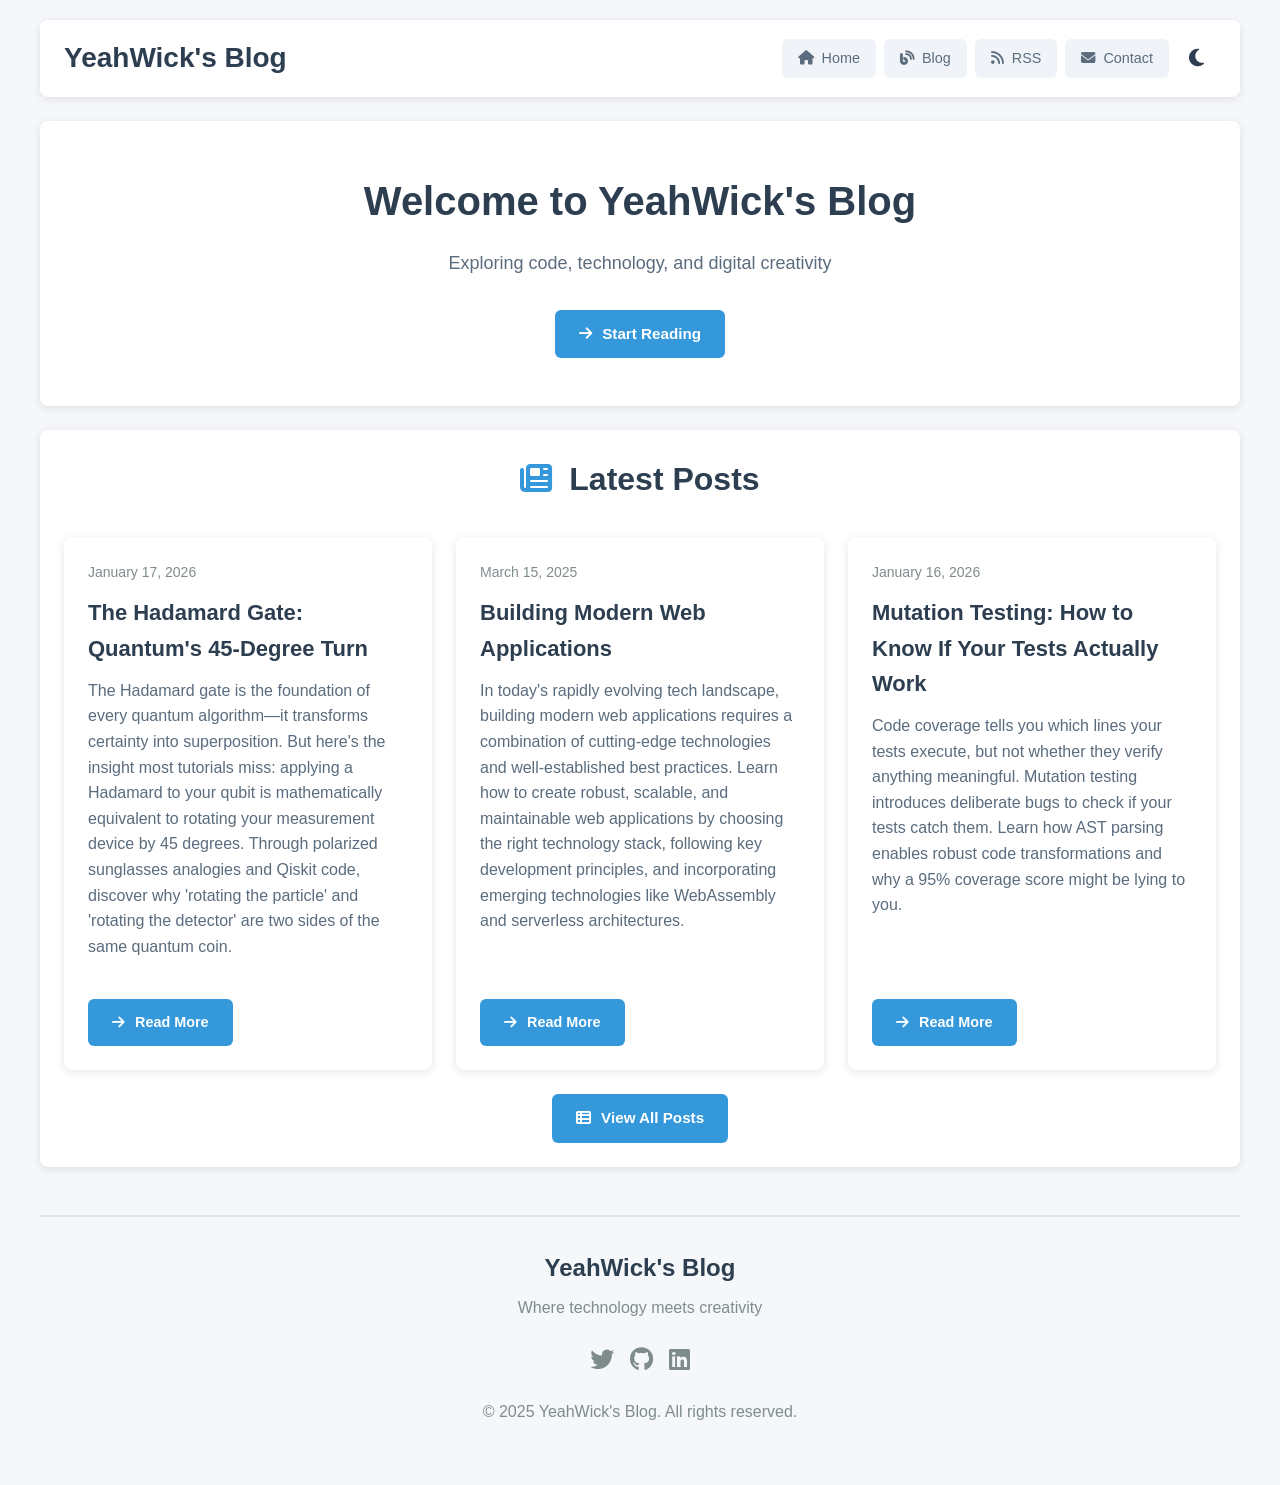
<file: index.html>
<!DOCTYPE html>
<html lang="en">   
<head>
    <meta charset="UTF-8">
    <meta name="viewport" content="width=device-width, initial-scale=1.0">
    <title>YeahWick's Blog</title>
    <link rel="stylesheet" href="https://cdnjs.cloudflare.com/ajax/libs/font-awesome/6.4.0/css/all.min.css">
    <link rel="stylesheet" href="/styles.css">
    <link rel="alternate" type="application/rss+xml" title="YeahWick's Blog RSS Feed" href="/rss.xml">
</head>
<body>
    <div class="container">
        <!-- Header -->
        <header class="header card">
            <a href="/" class="logo-text">YeahWick's Blog</a>
            <nav class="nav-links">
                <a href="/"><i class="fas fa-home"></i> Home</a>
                <a href="/blog/"><i class="fas fa-blog"></i> Blog</a>
                <a href="/rss.xml"><i class="fas fa-rss"></i> RSS</a>
                <a href="/"><i class="fas fa-envelope"></i> Contact</a>
                <button id="dark-mode-toggle" class="dark-mode-toggle" aria-label="Toggle dark mode">
                    <i class="fas fa-moon"></i>
                </button>
            </nav>
        </header>

        <!-- Hero Section -->
        <section class="hero card">
            <h1>Welcome to YeahWick's Blog</h1>
            <p>Exploring code, technology, and digital creativity</p>
            <a href="/blog/" class="button"><i class="fas fa-arrow-right"></i> Start Reading</a>
        </section>

        <!-- Blog Posts -->
        <section class="card">
            <div class="section-heading">
                <h2><i class="fas fa-newspaper"></i> Latest Posts</h2>
            </div>

            <div class="content-grid" id="blog-posts-container">
                <!-- Blog posts will be loaded here dynamically -->
            </div>

            <div style="text-align: center; margin-top: 24px;">
                <a href="/blog/" class="button"><i class="fas fa-th-list"></i> View All Posts</a>
            </div>
        </section>

        <!-- Footer -->
        <footer class="footer">
            <div class="logo-text">YeahWick's Blog</div>
            <p>Where technology meets creativity</p>

            <div class="social-icons">
                <a href="#" aria-label="Twitter"><i class="fab fa-twitter"></i></a>
                <a href="#" aria-label="GitHub"><i class="fab fa-github"></i></a>
                <a href="#" aria-label="LinkedIn"><i class="fab fa-linkedin"></i></a>
            </div>

            <p>&copy; 2025 YeahWick's Blog. All rights reserved.</p>
        </footer>
    </div>

    <script src="/scripts/dark-mode.js"></script>
    <script>
        document.addEventListener('DOMContentLoaded', function() {
            loadBlogPosts();
        });

        async function loadBlogPosts() {
            try {
                const response = await fetch('/blog/posts.json');
                if (!response.ok) {
                    throw new Error('Failed to load blog posts');
                }
                const posts = await response.json();

                const container = document.getElementById('blog-posts-container');
                container.innerHTML = '';

                // Display only the first 3 posts on the homepage
                const displayedPosts = posts.slice(0, 3);

                displayedPosts.forEach(post => {
                    const postElement = document.createElement('article');
                    postElement.className = 'card blog-post';

                    postElement.innerHTML = `
                        <div class="post-meta">
                            <span>${post.date}</span>
                        </div>
                        <h3><a href="${post.url}">${post.title}</a></h3>
                        <p class="post-excerpt">${post.excerpt}</p>
                        <a href="${post.url}" class="button read-more"><i class="fas fa-arrow-right"></i> Read More</a>
                    `;

                    container.appendChild(postElement);
                });
            } catch (error) {
                console.error('Error loading blog posts:', error);
                const container = document.getElementById('blog-posts-container');
                container.innerHTML = '<p style="text-align: center;">Failed to load blog posts. Please try again later.</p>';
            }
        }
    </script>
</body>
</html>
</file>
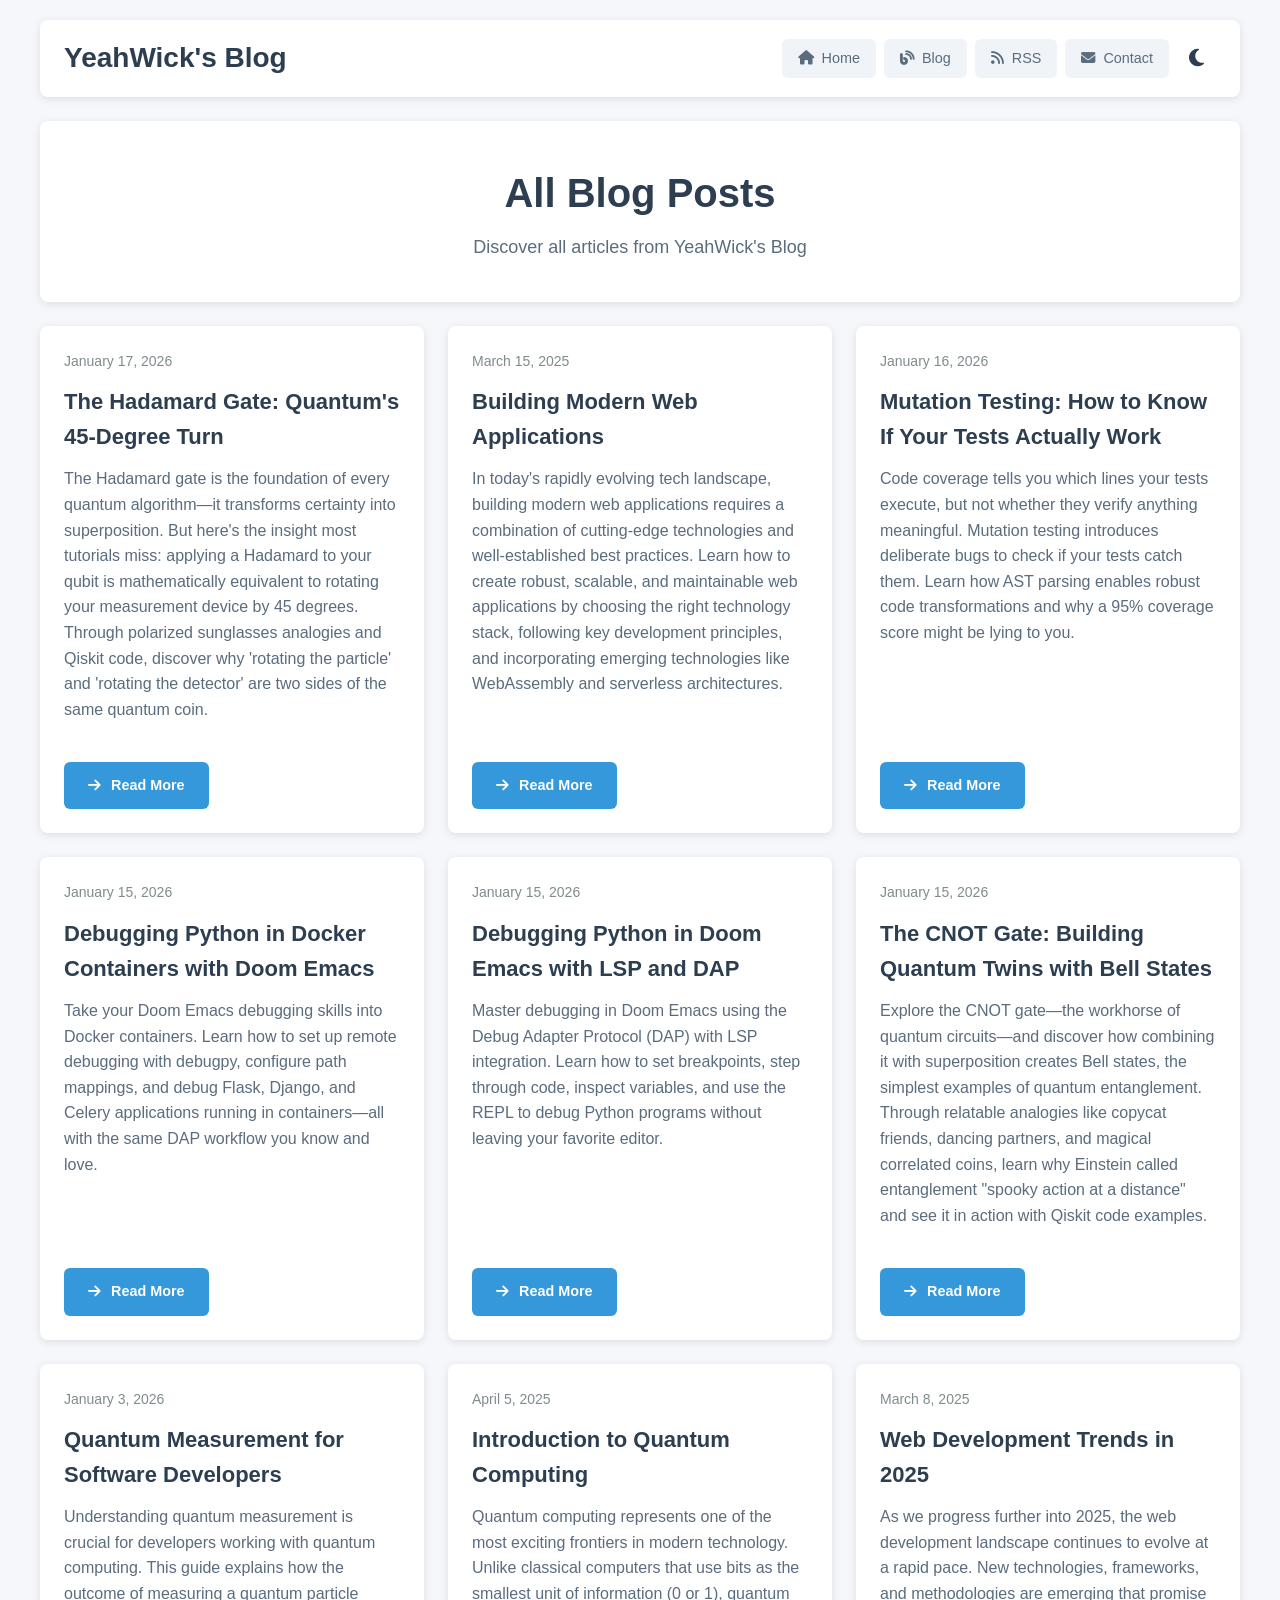
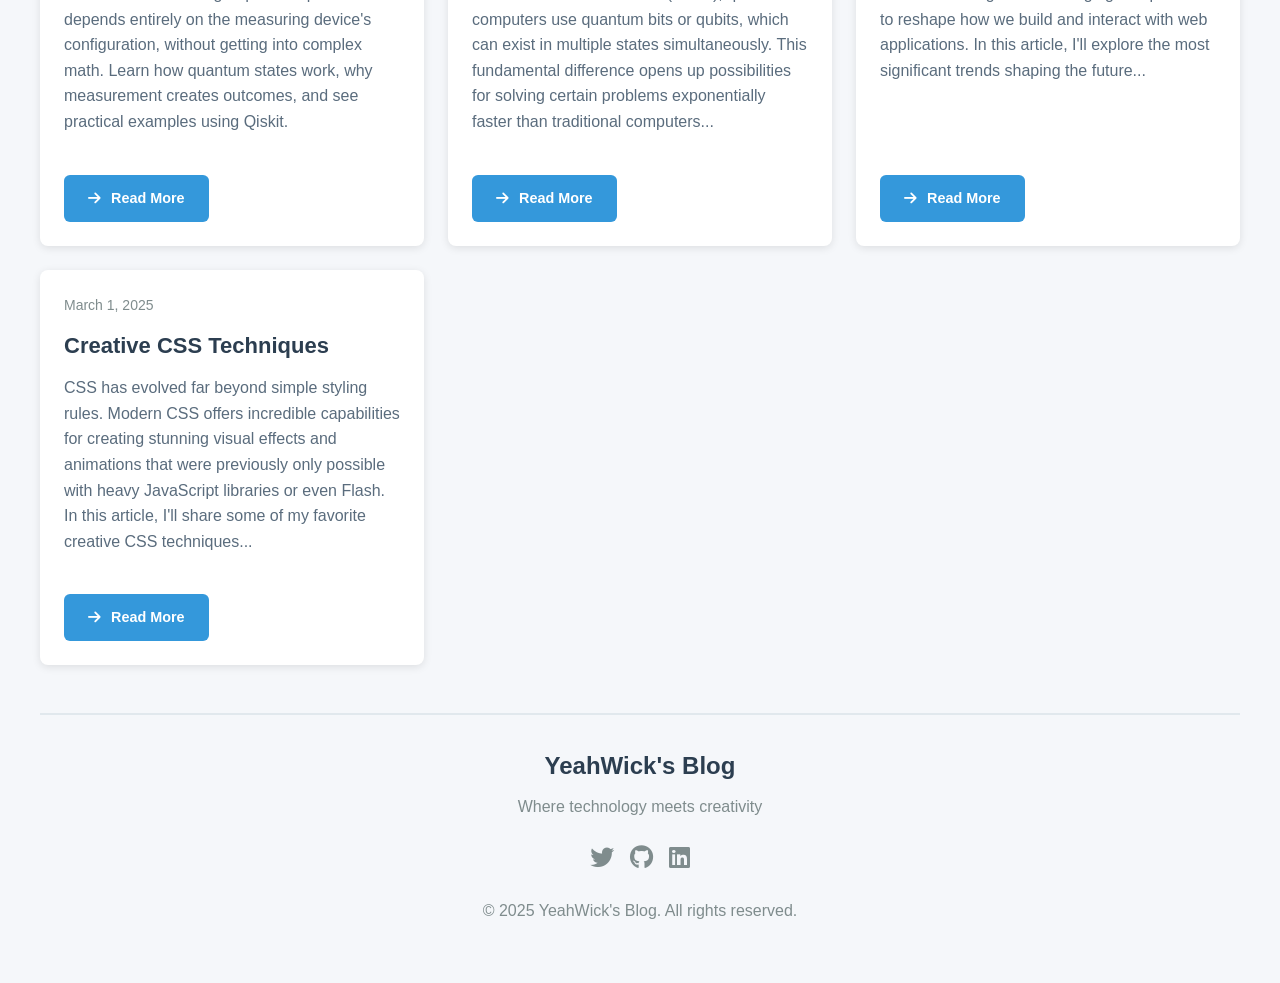
<file: blog/index.html>
<!DOCTYPE html>
<html lang="en">
<head>
    <meta charset="UTF-8">
    <meta name="viewport" content="width=device-width, initial-scale=1.0">
    <title>All Blog Posts - YeahWick's Blog</title>
    <link rel="stylesheet" href="https://cdnjs.cloudflare.com/ajax/libs/font-awesome/6.4.0/css/all.min.css">
    <link rel="stylesheet" href="/styles.css">
    <link rel="alternate" type="application/rss+xml" title="YeahWick's Blog RSS Feed" href="/rss.xml">
</head>
<body>
    <div class="container">
        <!-- Header -->
        <header class="header card">
            <a href="/" class="logo-text">YeahWick's Blog</a>
            <nav class="nav-links">
                <a href="/"><i class="fas fa-home"></i> Home</a>
                <a href="/blog/"><i class="fas fa-blog"></i> Blog</a>
                <a href="/rss.xml"><i class="fas fa-rss"></i> RSS</a>
                <a href="/"><i class="fas fa-envelope"></i> Contact</a>
                <button id="dark-mode-toggle" class="dark-mode-toggle" aria-label="Toggle dark mode">
                    <i class="fas fa-moon"></i>
                </button>
            </nav>
        </header>

        <!-- Page Header -->
        <section class="page-header card">
            <h1>All Blog Posts</h1>
            <p>Discover all articles from YeahWick's Blog</p>
        </section>

        <!-- Blog Posts -->
        <section class="posts-container" id="posts-container">
            <!-- Posts will be loaded dynamically from posts.json -->
        </section>

        <!-- Footer -->
        <footer class="footer">
            <div class="logo-text">YeahWick's Blog</div>
            <p>Where technology meets creativity</p>

            <div class="social-icons">
                <a href="#" aria-label="Twitter"><i class="fab fa-twitter"></i></a>
                <a href="#" aria-label="GitHub"><i class="fab fa-github"></i></a>
                <a href="#" aria-label="LinkedIn"><i class="fab fa-linkedin"></i></a>
            </div>

            <p>&copy; 2025 YeahWick's Blog. All rights reserved.</p>
        </footer>
    </div>

    <script src="/scripts/dark-mode.js"></script>
    <script>
        // Load posts from posts.json
        async function loadPosts() {
            try {
                const response = await fetch('/blog/posts.json');
                const posts = await response.json();
                const container = document.getElementById('posts-container');

                posts.forEach(post => {
                    const article = document.createElement('article');
                    article.className = 'card blog-post';
                    article.innerHTML = `
                        <div class="post-meta">
                            <span>${post.date}</span>
                        </div>
                        <h3><a href="${post.url}">${post.title}</a></h3>
                        <p class="post-excerpt">${post.excerpt}</p>
                        <a href="${post.url}" class="button read-more"><i class="fas fa-arrow-right"></i> Read More</a>
                    `;
                    container.appendChild(article);
                });
            } catch (error) {
                console.error('Error loading posts:', error);
                document.getElementById('posts-container').innerHTML = '<p>Error loading posts. Please try again later.</p>';
            }
        }

        // Load posts when page loads
        document.addEventListener('DOMContentLoaded', loadPosts);
    </script>
</body>
</html>
</file>
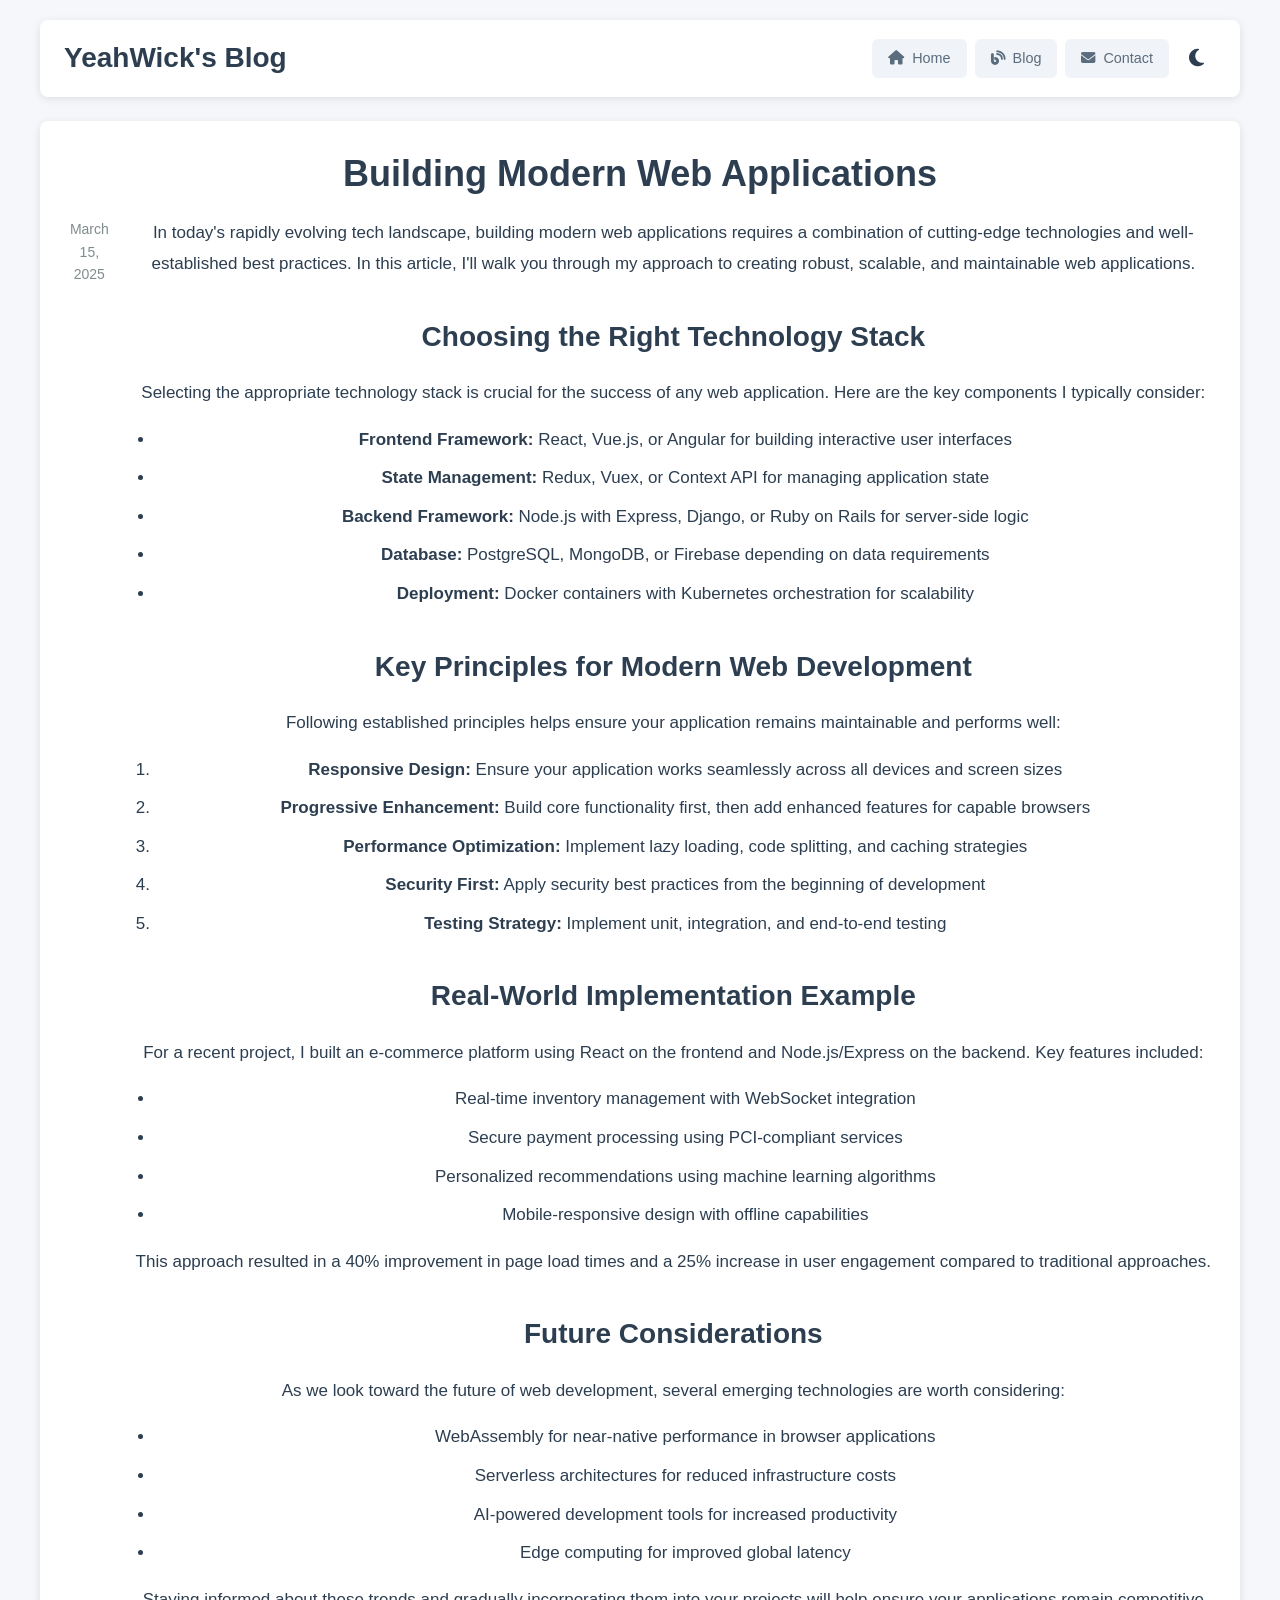
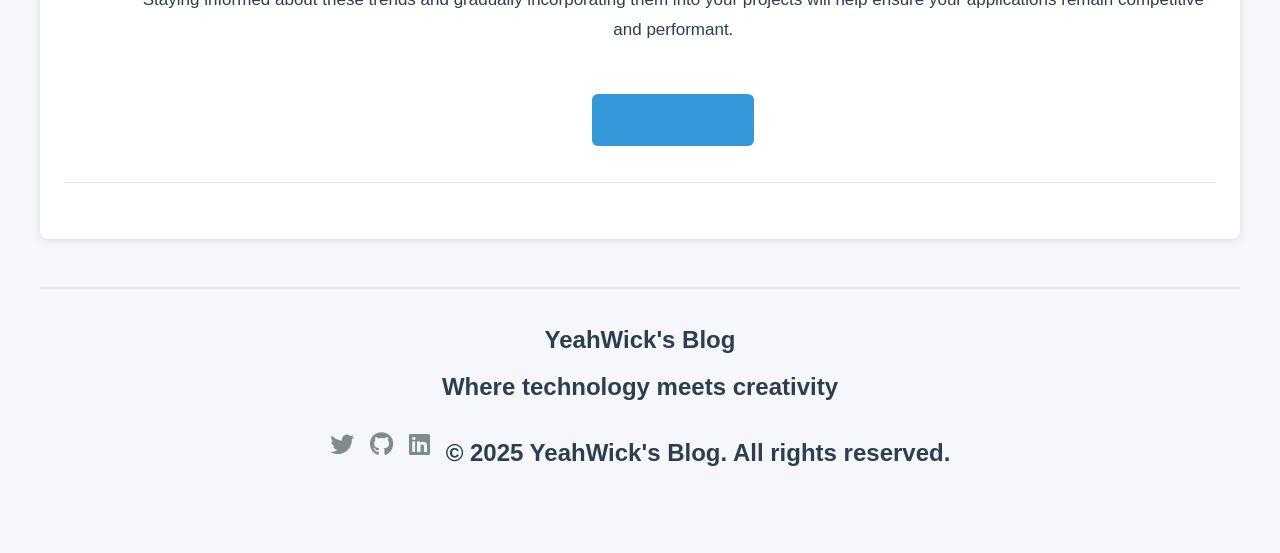
<file: blog/building-modern-web-applications.html>
<!DOCTYPE html>
<html lang="en">
<head>
    <meta charset="UTF-8">
    <meta name="viewport" content="width=device-width, initial-scale=1.0">
    <title>Building Modern Web Applications - YeahWick's Blog</title>
    <link rel="stylesheet" href="https://cdnjs.cloudflare.com/ajax/libs/font-awesome/6.4.0/css/all.min.css">
    <link rel="stylesheet" href="/styles.css">
</head>
<body>
    <div class="container">
        <!-- Header -->
        <header class="header card">
            <a href="/" class="logo-text">YeahWick's Blog</a>
            
            <nav class="nav-links">
                <a href="/"><i class="fas fa-home"></i> Home</a>
                <a href="/blog/"><i class="fas fa-blog"></i> Blog</a>
                <a href="/"><i class="fas fa-envelope"></i> Contact</a>
                            <button id="dark-mode-toggle" class="dark-mode-toggle" aria-label="Toggle dark mode">
                    <i class="fas fa-moon"></i>
                </button>
            </nav>
        </header>
        <!-- Blog Post -->
        <article class="card">
            <div class="post-header">
                <h1>Building Modern Web Applications</h1>
                <div class="post-meta">
                    <span>March 15, 2025</span>

            
            <div class="post-content">
                <p>In today's rapidly evolving tech landscape, building modern web applications requires a combination of cutting-edge technologies and well-established best practices. In this article, I'll walk you through my approach to creating robust, scalable, and maintainable web applications.</p>
                <h2>Choosing the Right Technology Stack</h2>
                <p>Selecting the appropriate technology stack is crucial for the success of any web application. Here are the key components I typically consider:</p>
                <ul>
                    <li><strong>Frontend Framework:</strong> React, Vue.js, or Angular for building interactive user interfaces</li>
                    <li><strong>State Management:</strong> Redux, Vuex, or Context API for managing application state</li>
                    <li><strong>Backend Framework:</strong> Node.js with Express, Django, or Ruby on Rails for server-side logic</li>
                    <li><strong>Database:</strong> PostgreSQL, MongoDB, or Firebase depending on data requirements</li>
                    <li><strong>Deployment:</strong> Docker containers with Kubernetes orchestration for scalability</li>
                </ul>
                <h2>Key Principles for Modern Web Development</h2>
                <p>Following established principles helps ensure your application remains maintainable and performs well:</p>
                <ol>
                    <li><strong>Responsive Design:</strong> Ensure your application works seamlessly across all devices and screen sizes</li>
                    <li><strong>Progressive Enhancement:</strong> Build core functionality first, then add enhanced features for capable browsers</li>
                    <li><strong>Performance Optimization:</strong> Implement lazy loading, code splitting, and caching strategies</li>
                    <li><strong>Security First:</strong> Apply security best practices from the beginning of development</li>
                    <li><strong>Testing Strategy:</strong> Implement unit, integration, and end-to-end testing</li>
                </ol>
                <h2>Real-World Implementation Example</h2>
                <p>For a recent project, I built an e-commerce platform using React on the frontend and Node.js/Express on the backend. Key features included:</p>
                <ul>
                    <li>Real-time inventory management with WebSocket integration</li>
                    <li>Secure payment processing using PCI-compliant services</li>
                    <li>Personalized recommendations using machine learning algorithms</li>
                    <li>Mobile-responsive design with offline capabilities</li>
                </ul>
                <p>This approach resulted in a 40% improvement in page load times and a 25% increase in user engagement compared to traditional approaches.</p>
                <h2>Future Considerations</h2>
                <p>As we look toward the future of web development, several emerging technologies are worth considering:</p>
                <ul>
                    <li>WebAssembly for near-native performance in browser applications</li>
                    <li>Serverless architectures for reduced infrastructure costs</li>
                    <li>AI-powered development tools for increased productivity</li>
                    <li>Edge computing for improved global latency</li>
                </ul>
                <p>Staying informed about these trends and gradually incorporating them into your projects will help ensure your applications remain competitive and performant.</p>
            
            <div style="text-align: center;">
                <a href="/blog/" class="button back-button"><i class="fas fa-arrow-left"></i> Back to Blog</a>
            
        </article>
        <!-- Footer -->
        <footer class="footer">
                <div class="logo-text">YeahWick's Blog
                <p>Where technology meets creativity</p>
            
            <div class="social-icons">
                <a href="#" aria-label="Twitter"><i class="fab fa-twitter"></i></a>
                <a href="#" aria-label="GitHub"><i class="fab fa-github"></i></a>
                <a href="#" aria-label="LinkedIn"><i class="fab fa-linkedin"></i></a>
            
                <p>&copy; 2025 YeahWick's Blog. All rights reserved.</p>
            
        </footer>
    
    <script src="/scripts/dark-mode.js"></script>
</body>
</html>
</file>
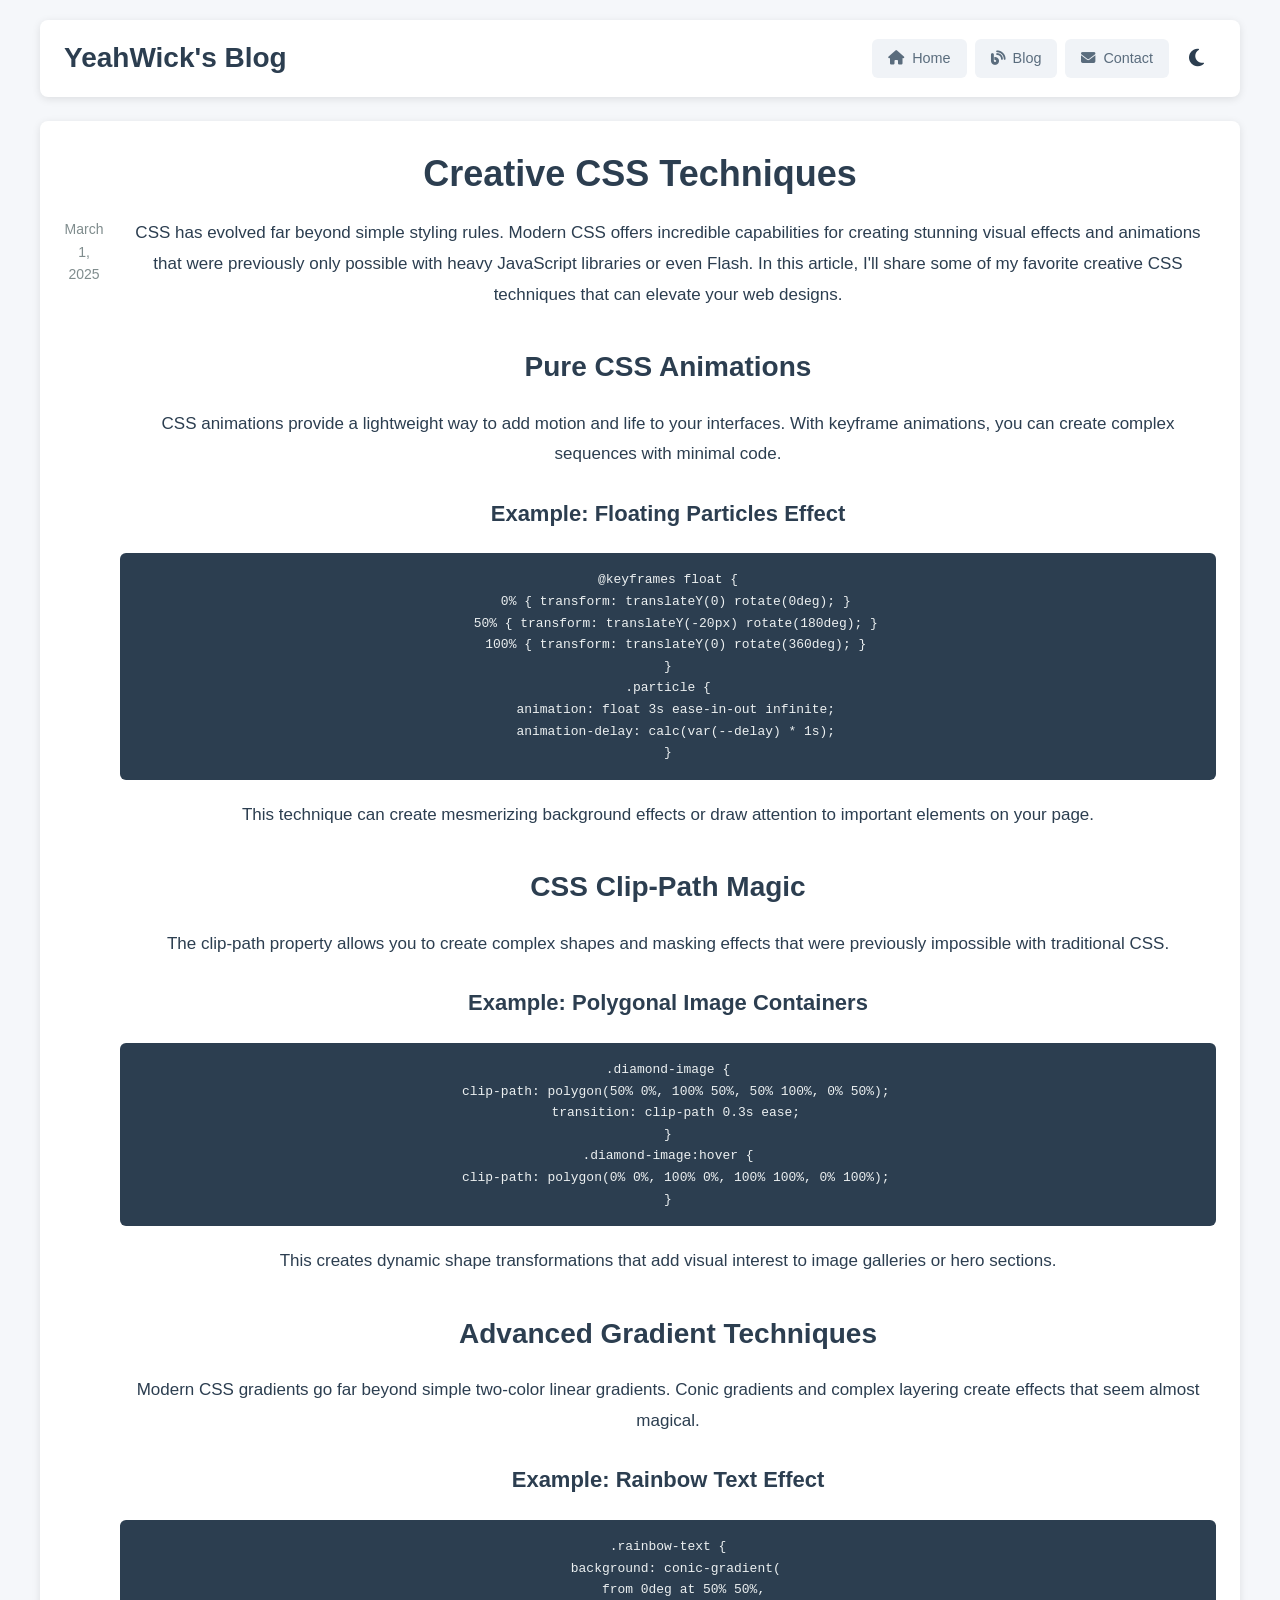
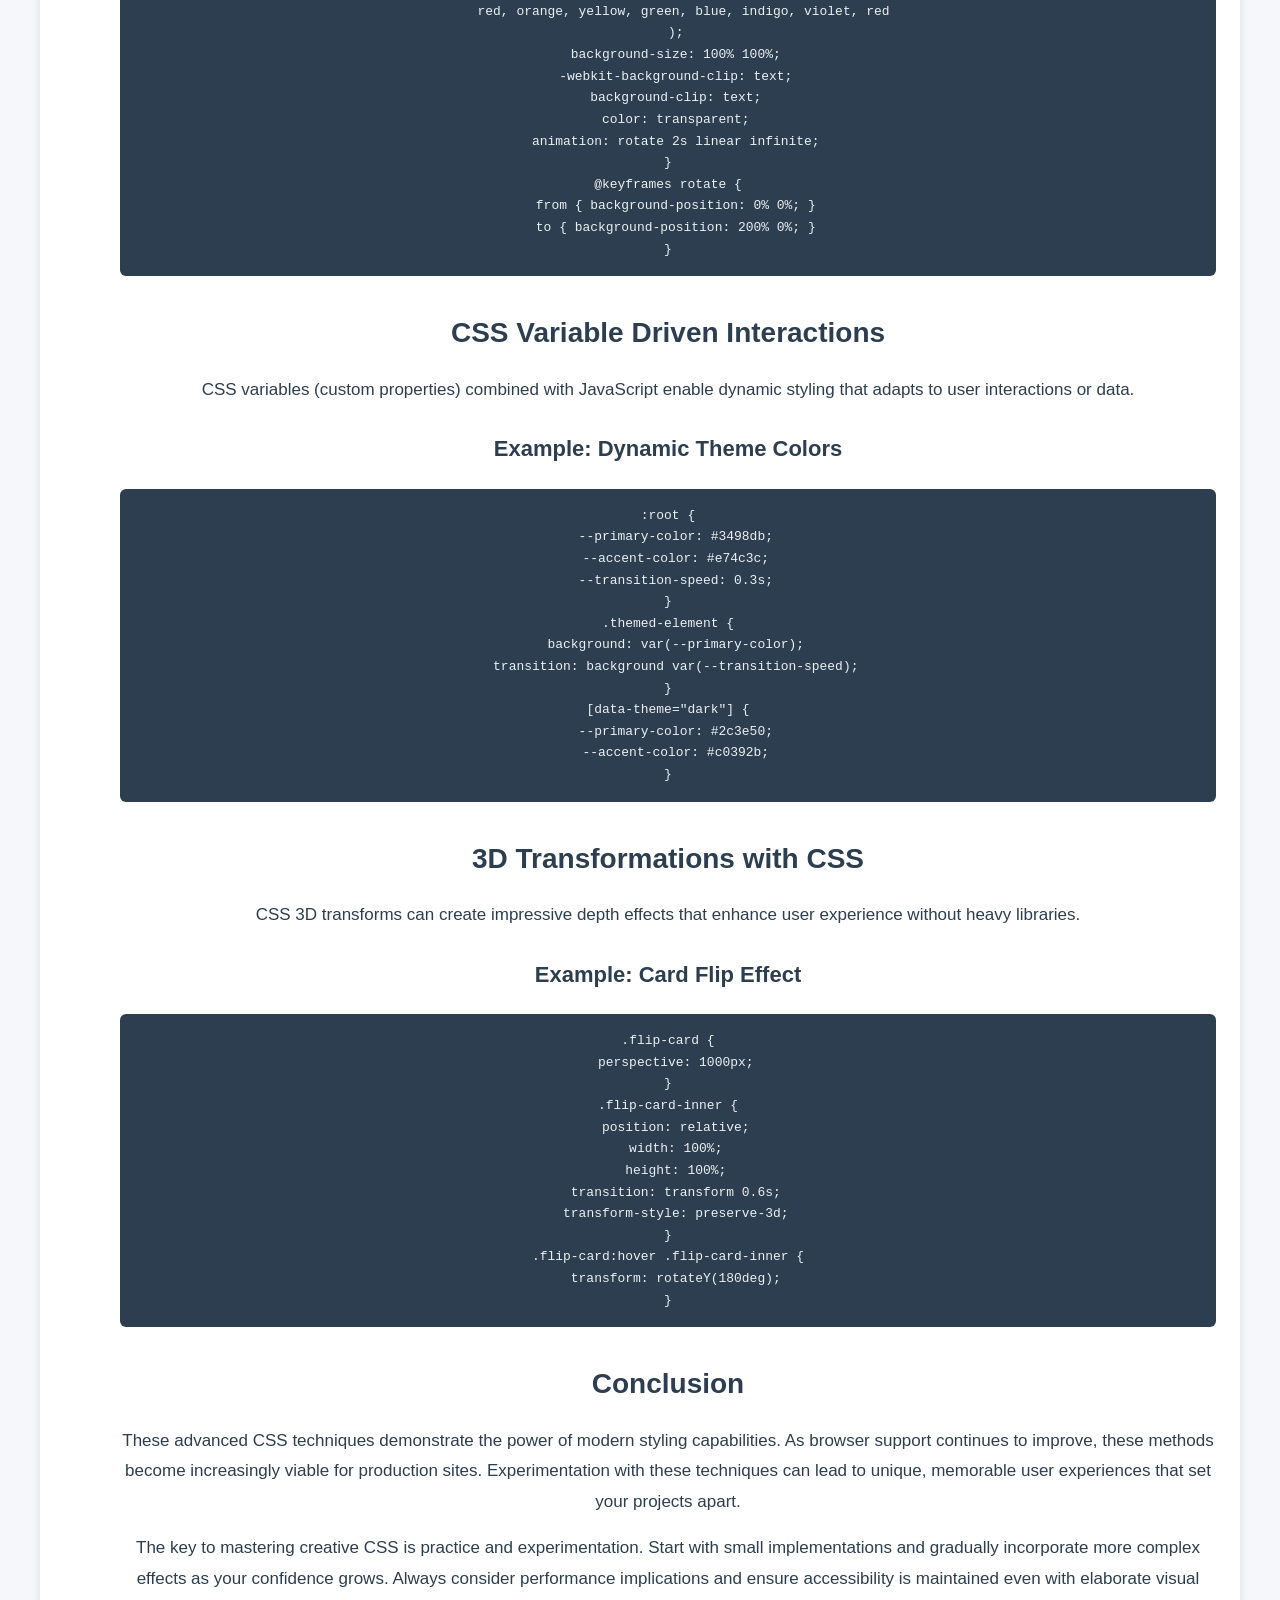
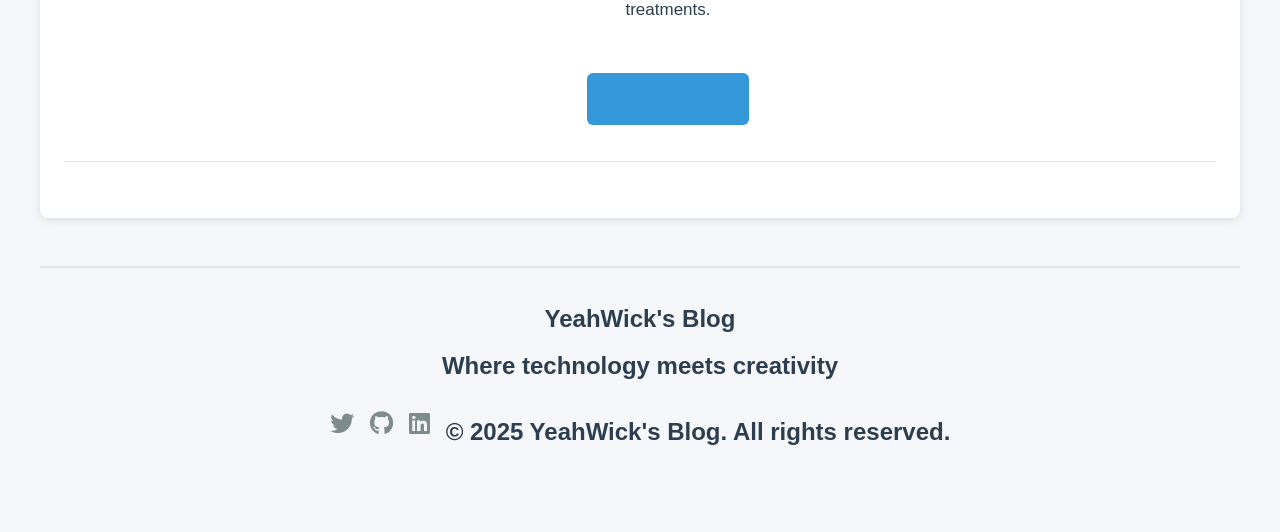
<file: blog/creative-css-techniques.html>
<!DOCTYPE html>
<html lang="en">
<head>
    <meta charset="UTF-8">
    <meta name="viewport" content="width=device-width, initial-scale=1.0">
    <title>Creative CSS Techniques - YeahWick's Blog</title>
    <link rel="stylesheet" href="https://cdnjs.cloudflare.com/ajax/libs/font-awesome/6.4.0/css/all.min.css">
    <link rel="stylesheet" href="/styles.css">
</head>
<body>
    <div class="container">
        <!-- Header -->
        <header class="header card">
            <a href="/" class="logo-text">YeahWick's Blog</a>
            
            <nav class="nav-links">
                <a href="/"><i class="fas fa-home"></i> Home</a>
                <a href="/blog/"><i class="fas fa-blog"></i> Blog</a>
                <a href="/"><i class="fas fa-envelope"></i> Contact</a>
                            <button id="dark-mode-toggle" class="dark-mode-toggle" aria-label="Toggle dark mode">
                    <i class="fas fa-moon"></i>
                </button>
            </nav>
        </header>
        <!-- Blog Post -->
        <article class="card">
            <div class="post-header">
                <h1>Creative CSS Techniques</h1>
                <div class="post-meta">
                    <span>March 1, 2025</span>

            
            <div class="post-content">
                <p>CSS has evolved far beyond simple styling rules. Modern CSS offers incredible capabilities for creating stunning visual effects and animations that were previously only possible with heavy JavaScript libraries or even Flash. In this article, I'll share some of my favorite creative CSS techniques that can elevate your web designs.</p>
                <h2>Pure CSS Animations</h2>
                <p>CSS animations provide a lightweight way to add motion and life to your interfaces. With keyframe animations, you can create complex sequences with minimal code.</p>
                <h3>Example: Floating Particles Effect</h3>
                <pre><code>@keyframes float {
  0% { transform: translateY(0) rotate(0deg); }
  50% { transform: translateY(-20px) rotate(180deg); }
  100% { transform: translateY(0) rotate(360deg); }
}
.particle {
  animation: float 3s ease-in-out infinite;
  animation-delay: calc(var(--delay) * 1s);
}</code></pre>
                <p>This technique can create mesmerizing background effects or draw attention to important elements on your page.</p>
                <h2>CSS Clip-Path Magic</h2>
                <p>The clip-path property allows you to create complex shapes and masking effects that were previously impossible with traditional CSS.</p>
                <h3>Example: Polygonal Image Containers</h3>
                <pre><code>.diamond-image {
  clip-path: polygon(50% 0%, 100% 50%, 50% 100%, 0% 50%);
  transition: clip-path 0.3s ease;
}
.diamond-image:hover {
  clip-path: polygon(0% 0%, 100% 0%, 100% 100%, 0% 100%);
}</code></pre>
                <p>This creates dynamic shape transformations that add visual interest to image galleries or hero sections.</p>
                <h2>Advanced Gradient Techniques</h2>
                <p>Modern CSS gradients go far beyond simple two-color linear gradients. Conic gradients and complex layering create effects that seem almost magical.</p>
                <h3>Example: Rainbow Text Effect</h3>
                <pre><code>.rainbow-text {
  background: conic-gradient(
    from 0deg at 50% 50%,
    red, orange, yellow, green, blue, indigo, violet, red
  );
  background-size: 100% 100%;
  -webkit-background-clip: text;
  background-clip: text;
  color: transparent;
  animation: rotate 2s linear infinite;
}
@keyframes rotate {
  from { background-position: 0% 0%; }
  to { background-position: 200% 0%; }
}</code></pre>
                <h2>CSS Variable Driven Interactions</h2>
                <p>CSS variables (custom properties) combined with JavaScript enable dynamic styling that adapts to user interactions or data.</p>
                <h3>Example: Dynamic Theme Colors</h3>
                <pre><code>:root {
  --primary-color: #3498db;
  --accent-color: #e74c3c;
  --transition-speed: 0.3s;
}
.themed-element {
  background: var(--primary-color);
  transition: background var(--transition-speed);
}
[data-theme="dark"] {
  --primary-color: #2c3e50;
  --accent-color: #c0392b;
}</code></pre>
                <h2>3D Transformations with CSS</h2>
                <p>CSS 3D transforms can create impressive depth effects that enhance user experience without heavy libraries.</p>
                <h3>Example: Card Flip Effect</h3>
                <pre><code>.flip-card {
  perspective: 1000px;
}
.flip-card-inner {
  position: relative;
  width: 100%;
  height: 100%;
  transition: transform 0.6s;
  transform-style: preserve-3d;
}
.flip-card:hover .flip-card-inner {
  transform: rotateY(180deg);
}</code></pre>
                <h2>Conclusion</h2>
                <p>These advanced CSS techniques demonstrate the power of modern styling capabilities. As browser support continues to improve, these methods become increasingly viable for production sites. Experimentation with these techniques can lead to unique, memorable user experiences that set your projects apart.</p>
                <p>The key to mastering creative CSS is practice and experimentation. Start with small implementations and gradually incorporate more complex effects as your confidence grows. Always consider performance implications and ensure accessibility is maintained even with elaborate visual treatments.</p>
            
            <div style="text-align: center;">
                <a href="/blog/" class="button back-button"><i class="fas fa-arrow-left"></i> Back to Blog</a>
            
        </article>
        <!-- Footer -->
        <footer class="footer">
                <div class="logo-text">YeahWick's Blog
                <p>Where technology meets creativity</p>
            
            <div class="social-icons">
                <a href="#" aria-label="Twitter"><i class="fab fa-twitter"></i></a>
                <a href="#" aria-label="GitHub"><i class="fab fa-github"></i></a>
                <a href="#" aria-label="LinkedIn"><i class="fab fa-linkedin"></i></a>
            
                <p>&copy; 2025 YeahWick's Blog. All rights reserved.</p>
            
        </footer>
    
    <script src="/scripts/dark-mode.js"></script>
</body>
</html>
</file>
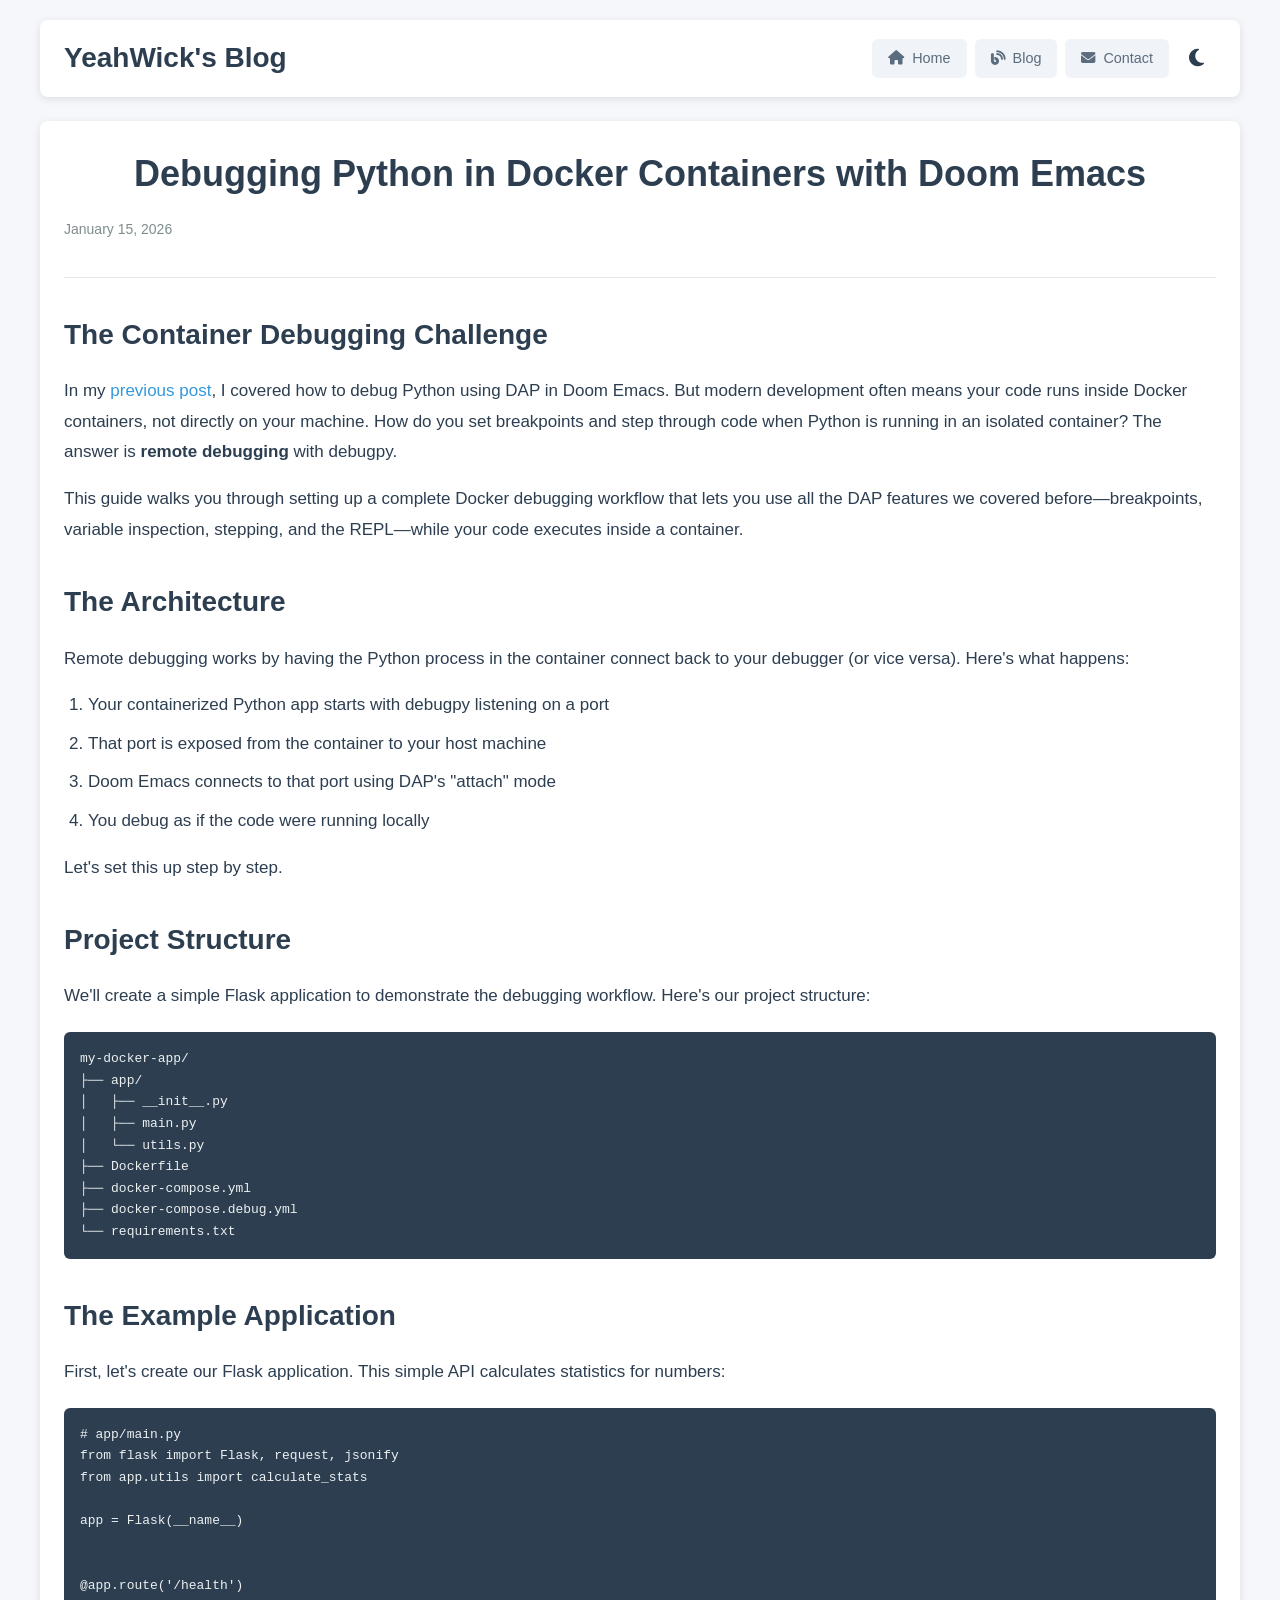
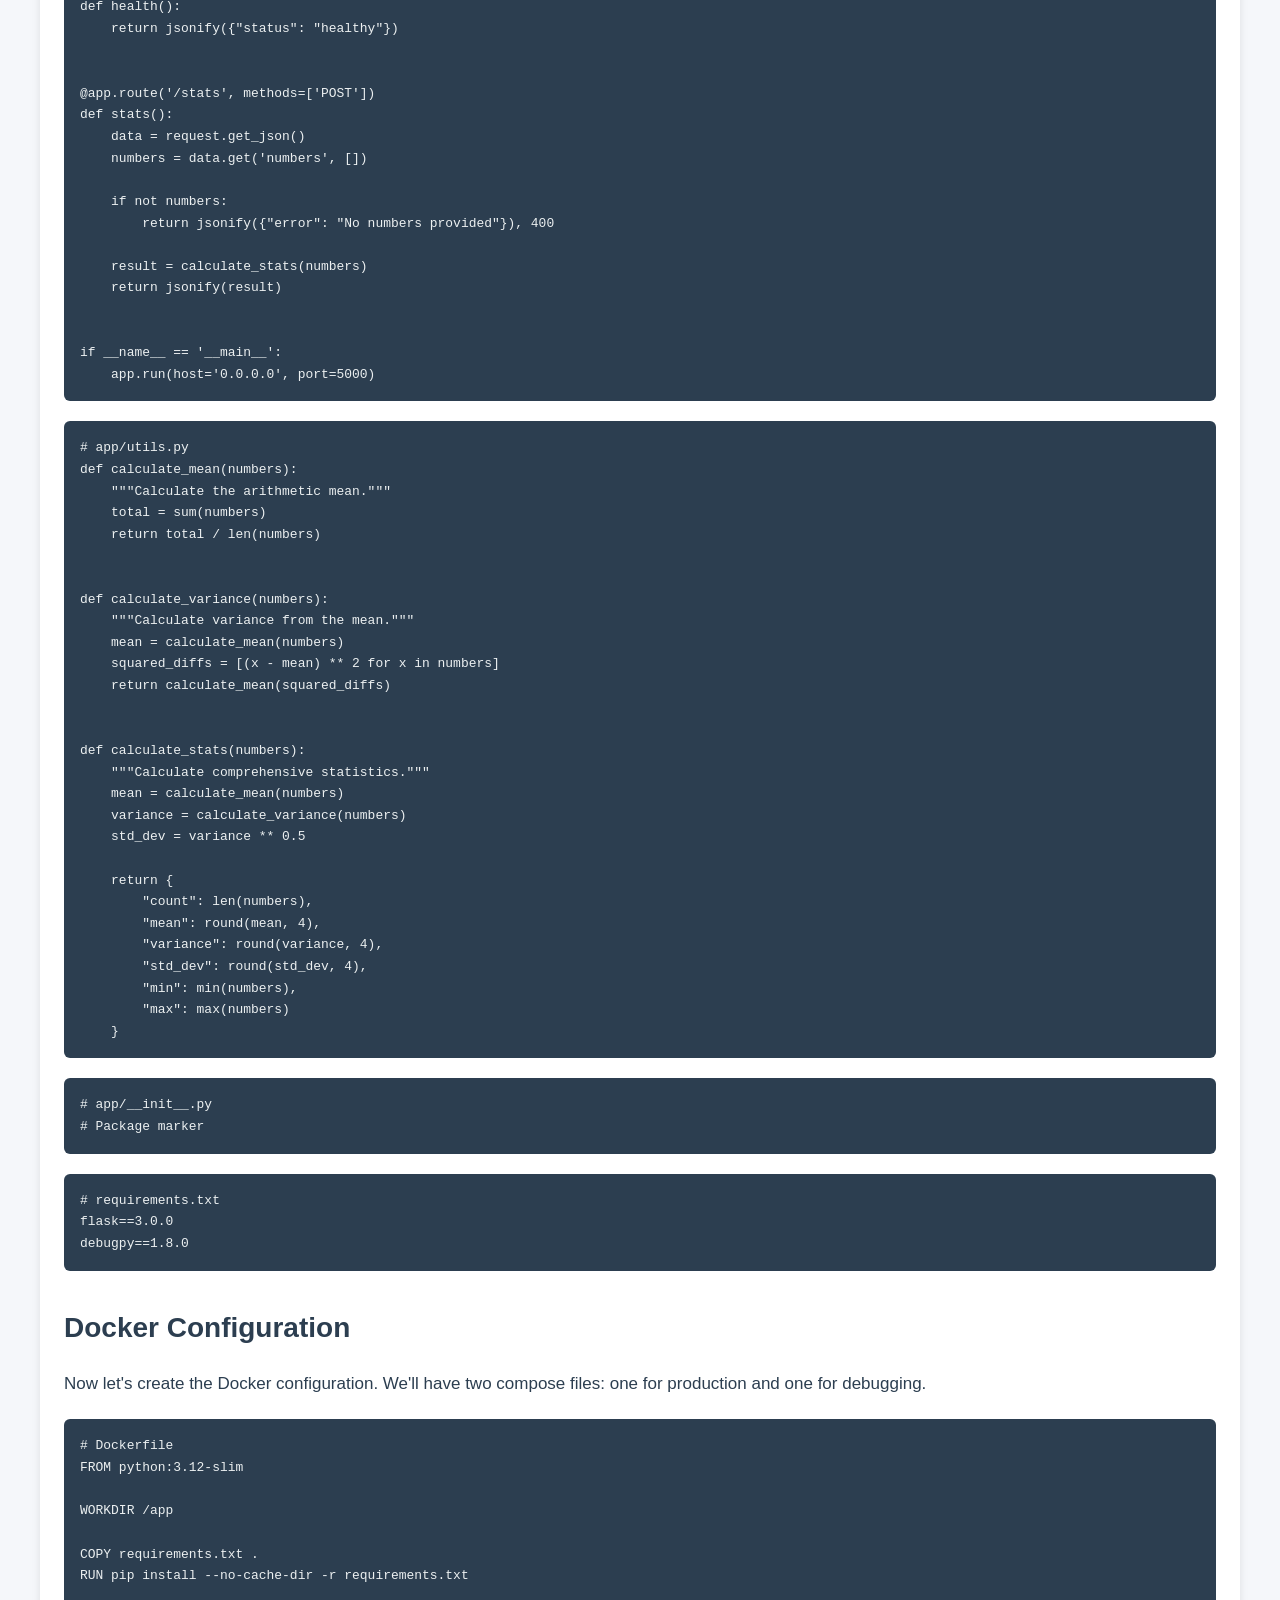
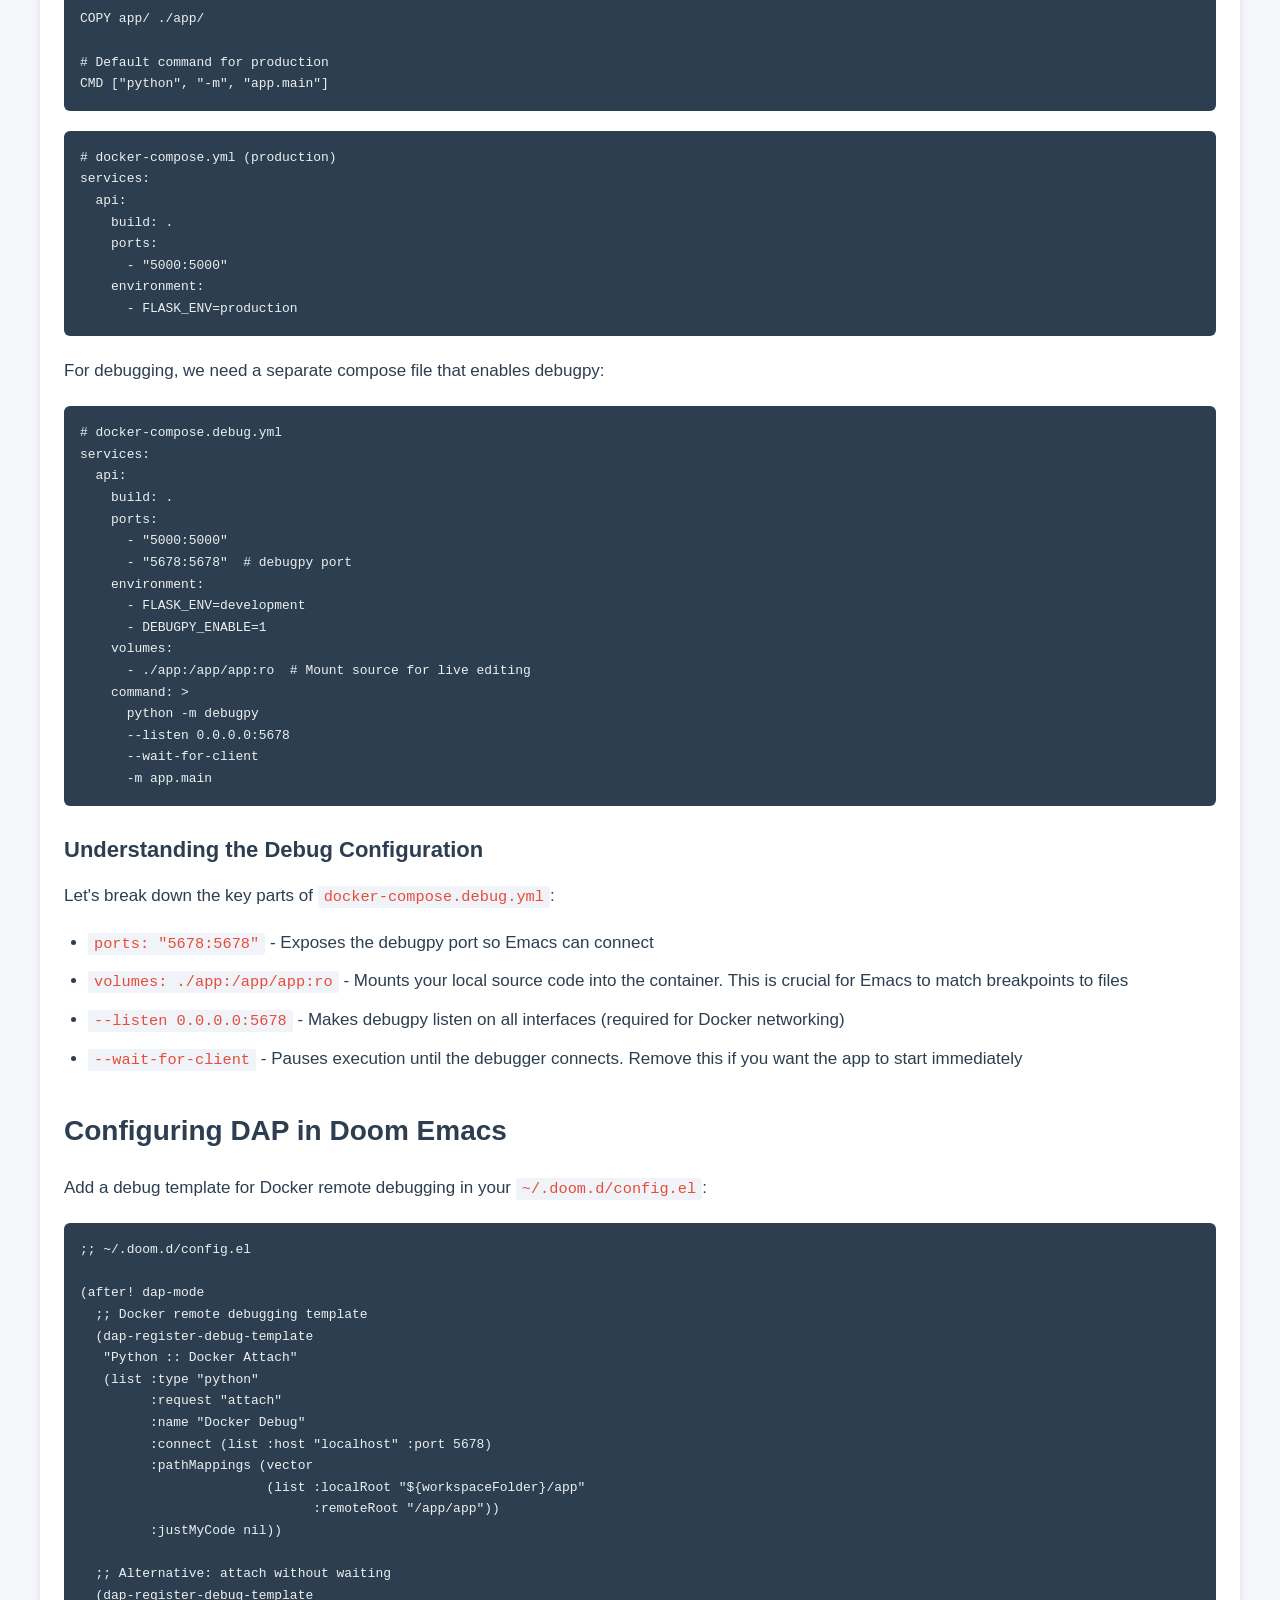
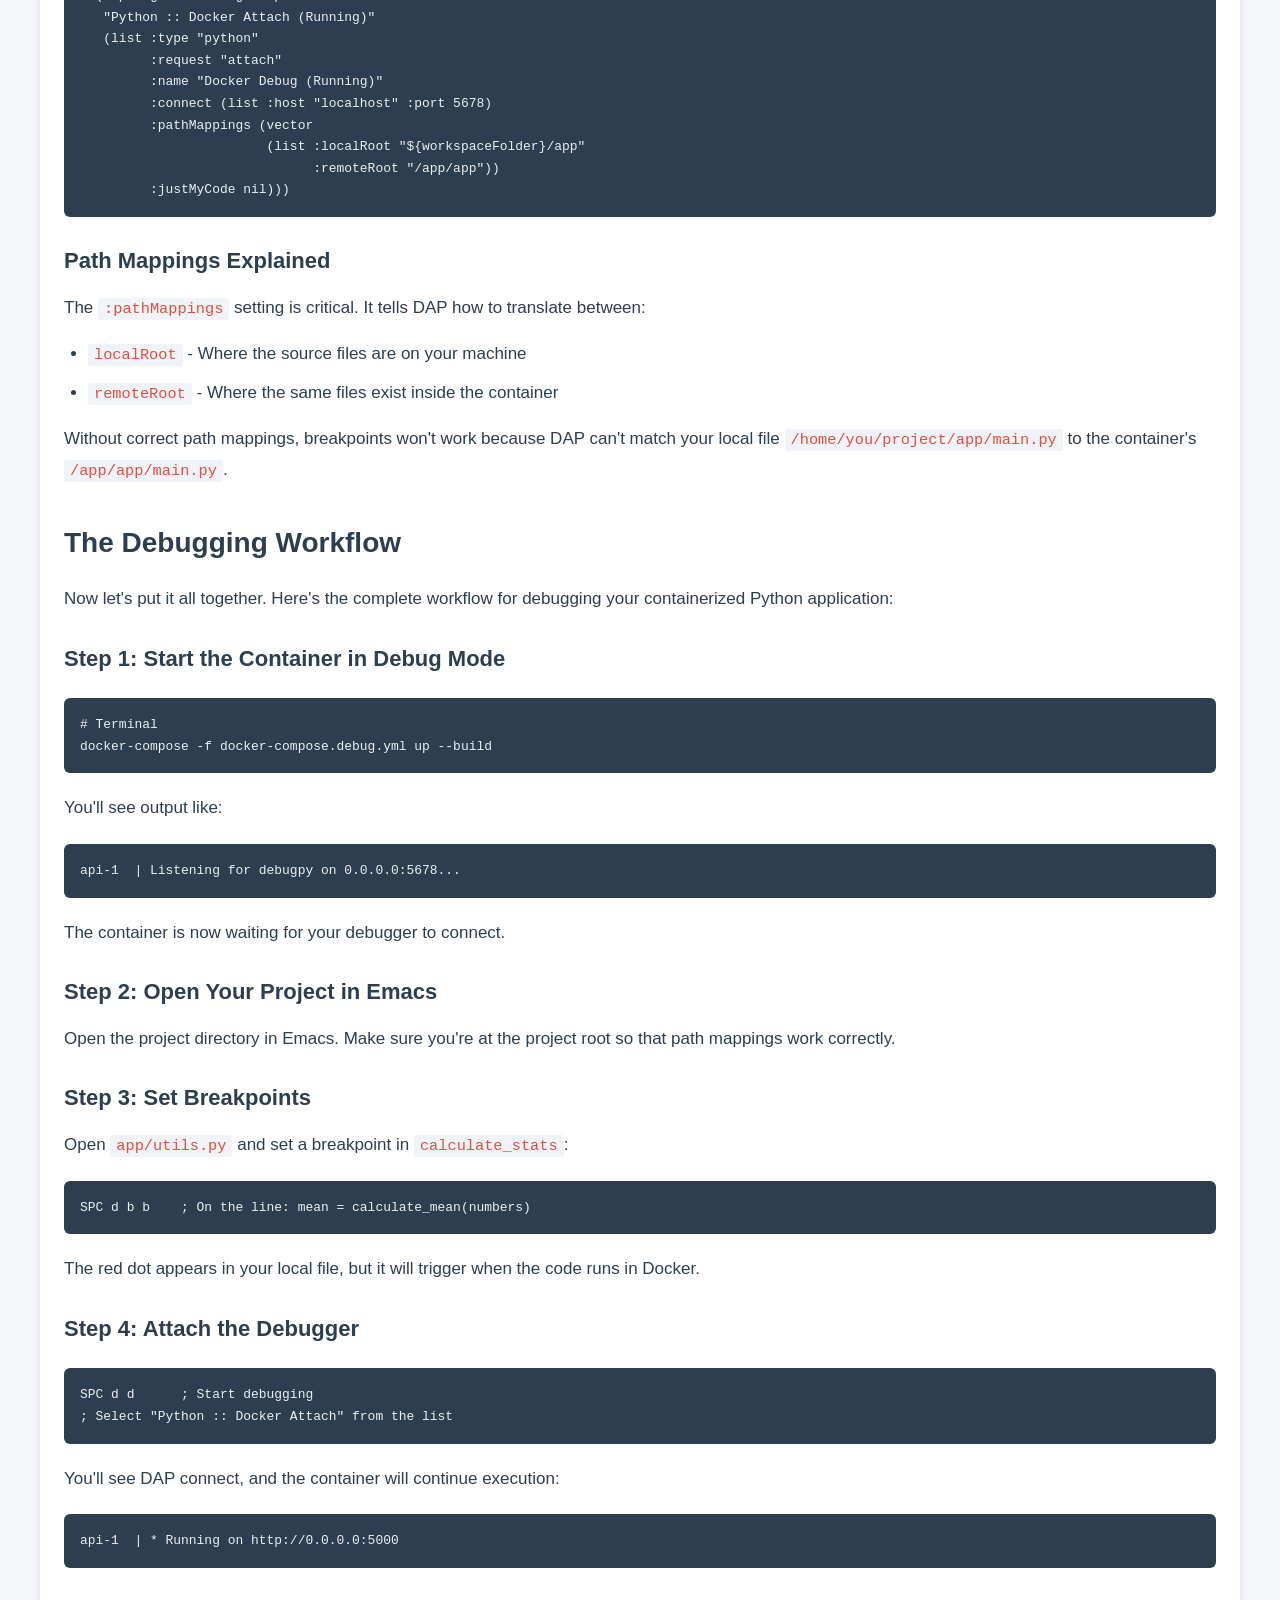
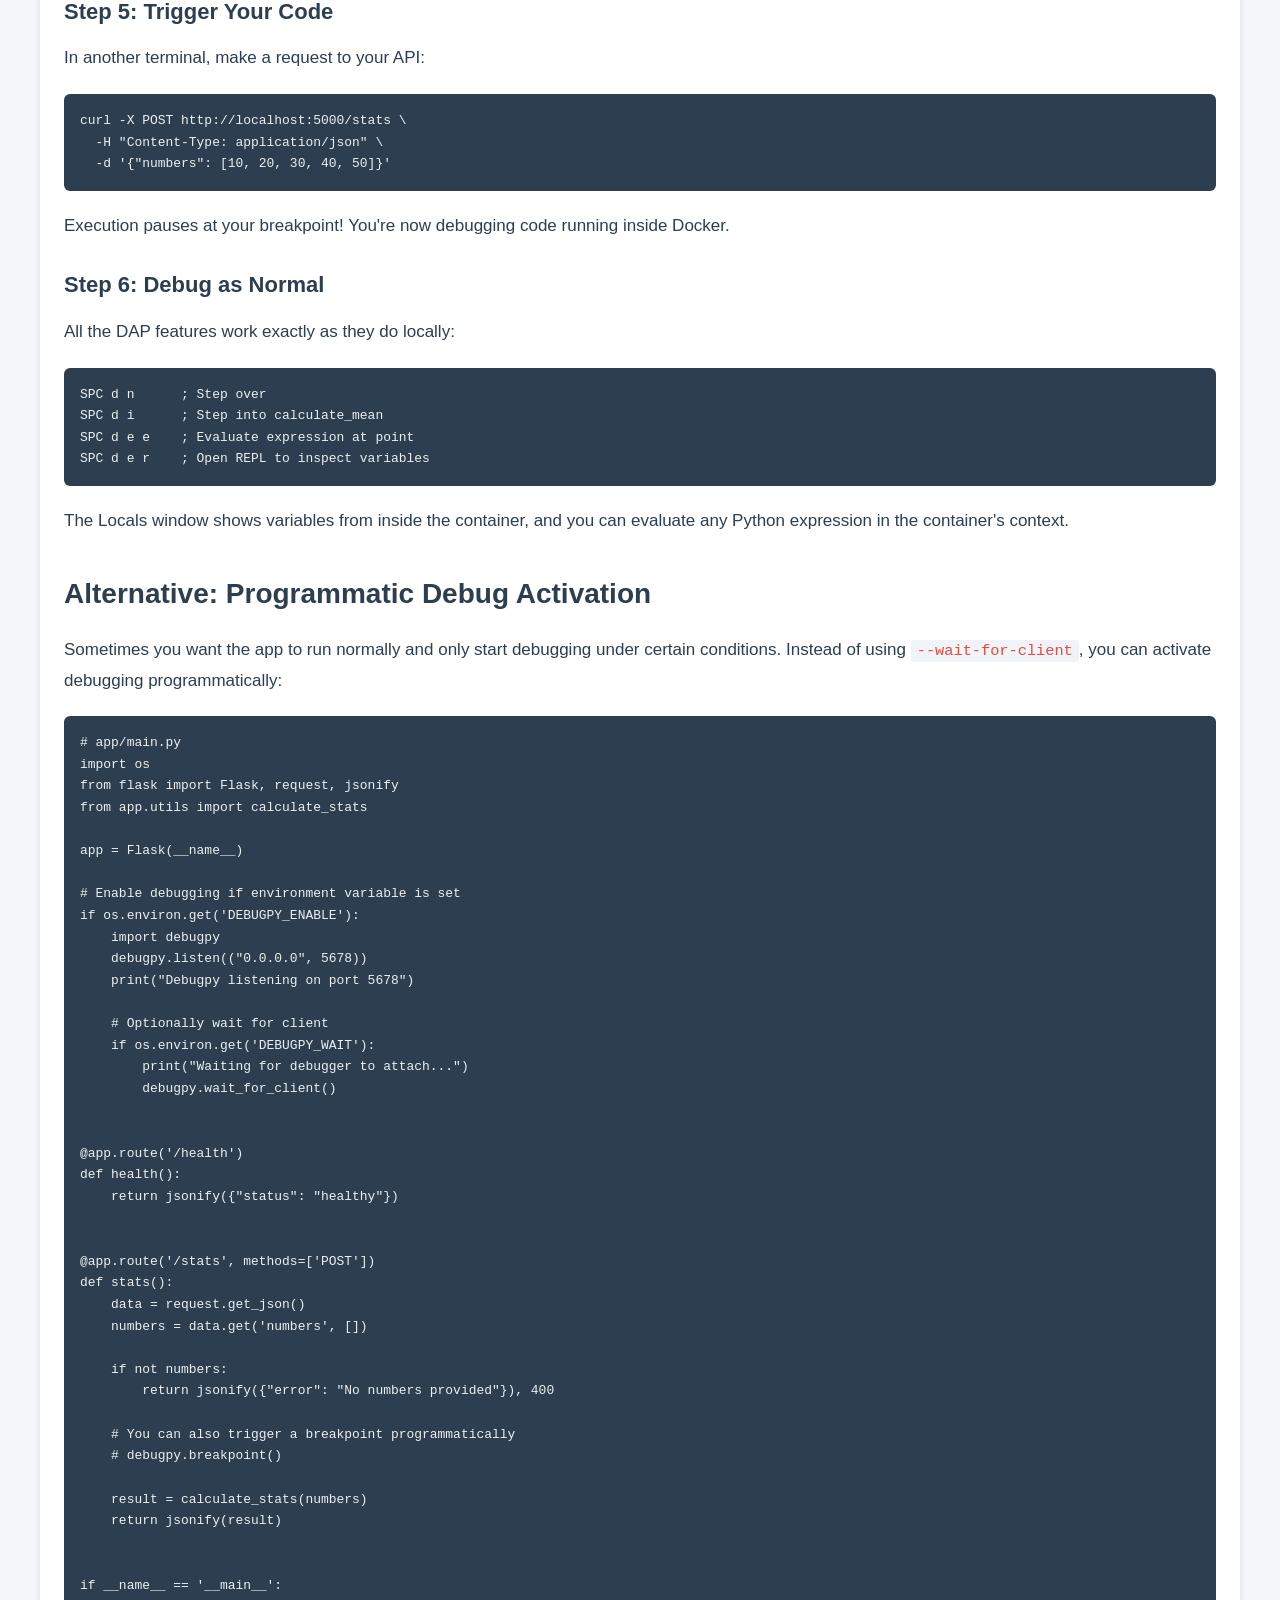
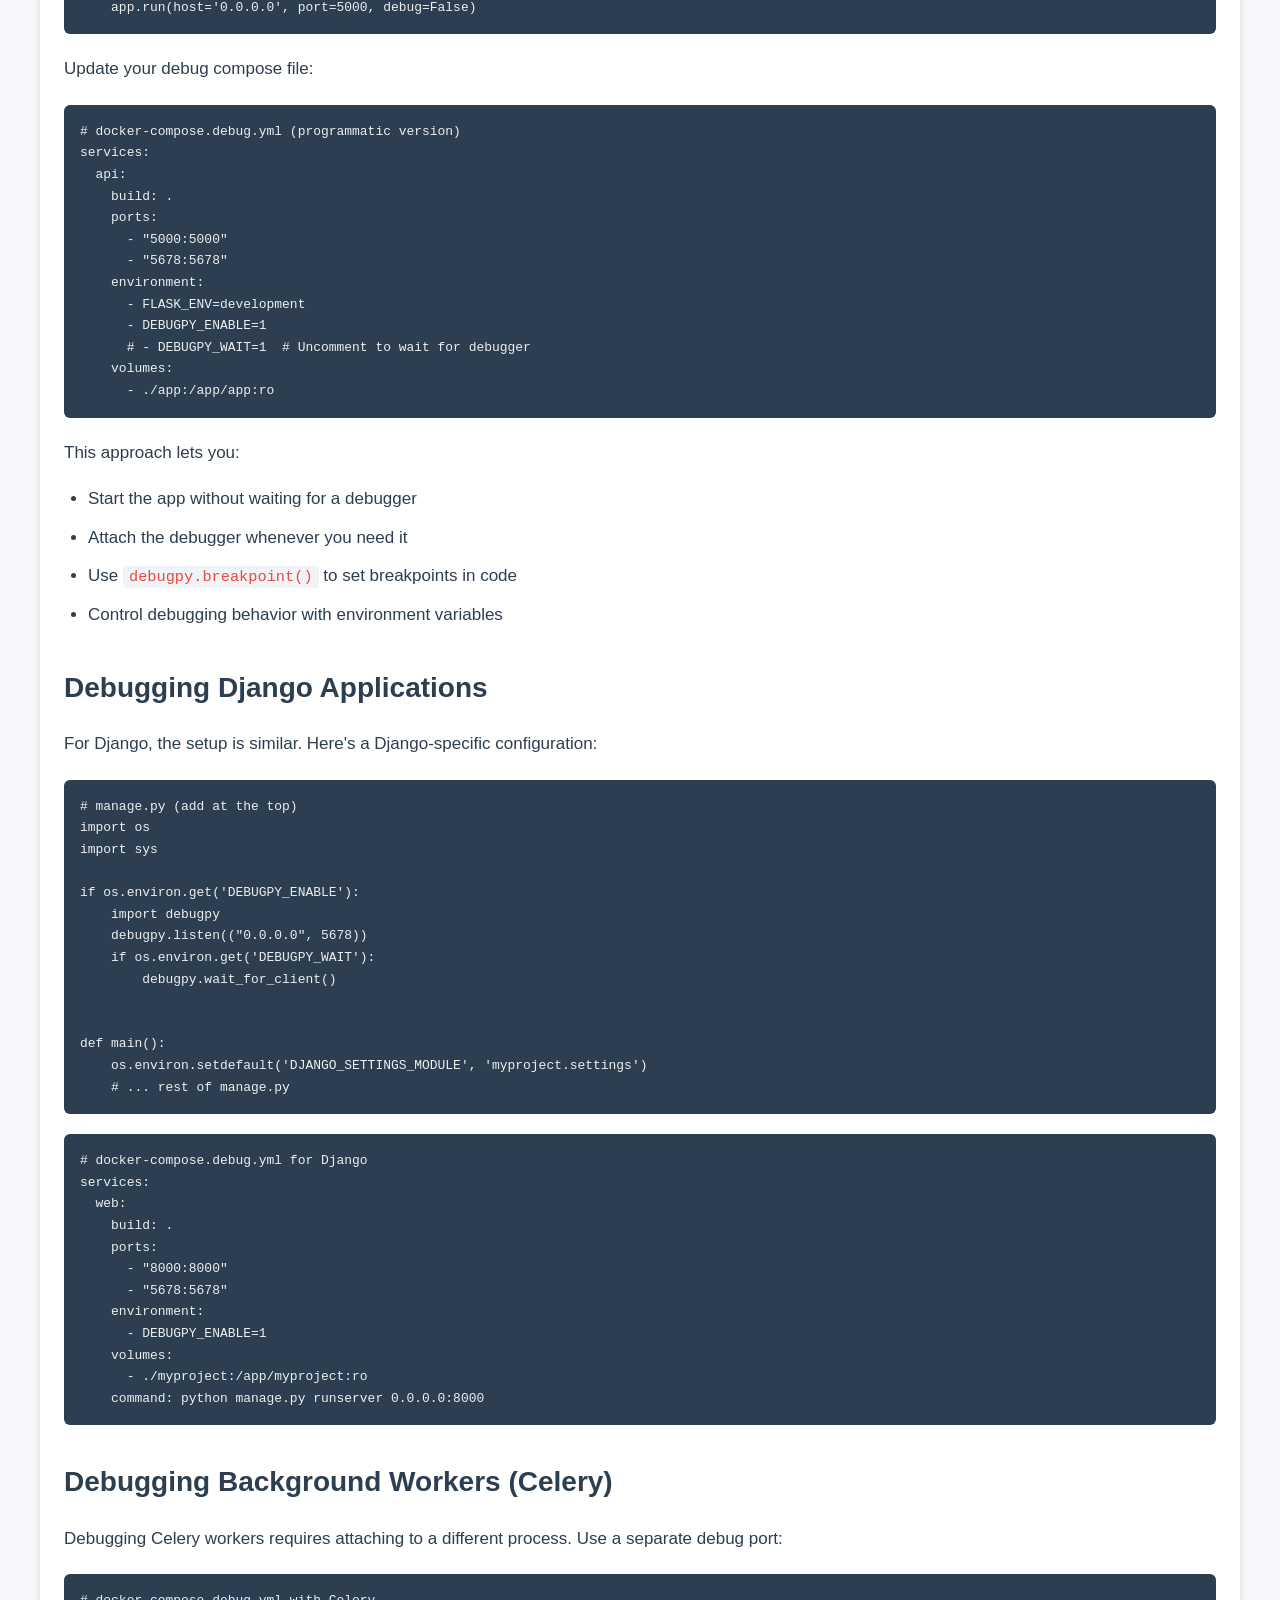
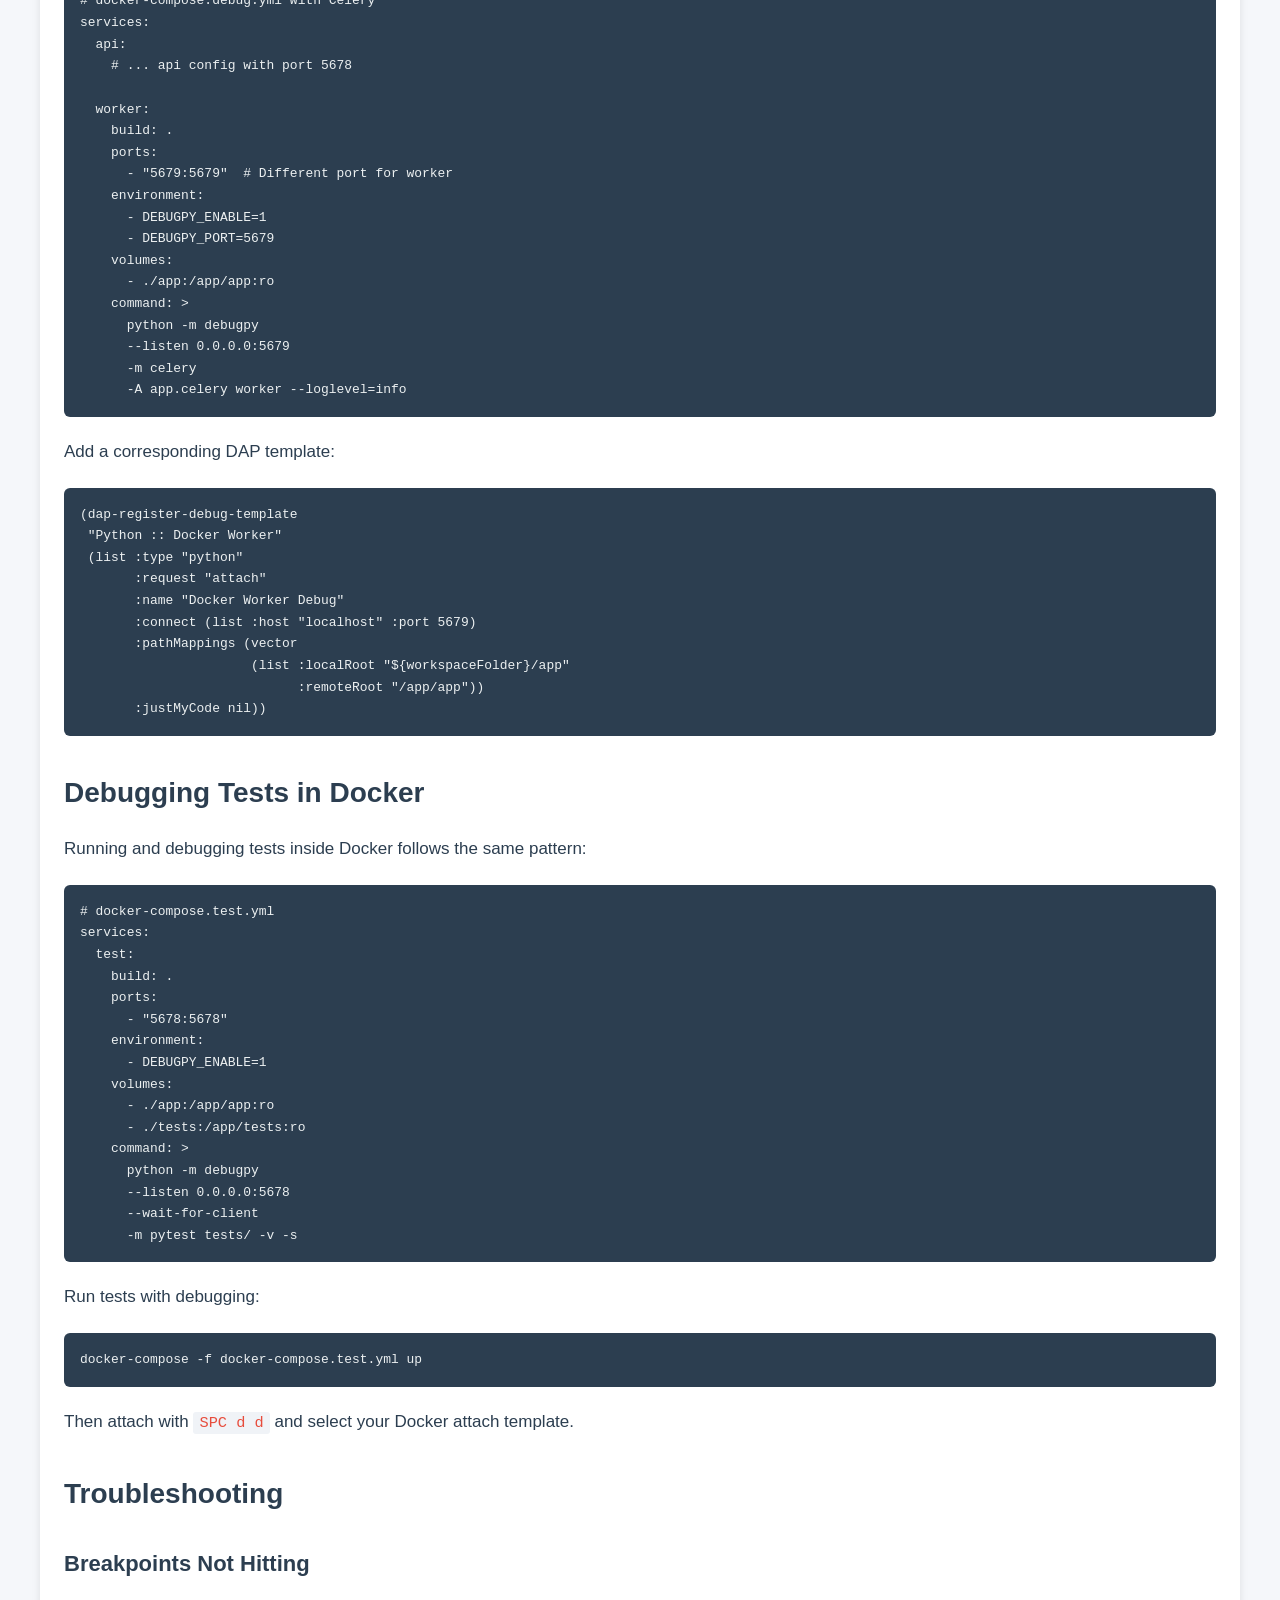
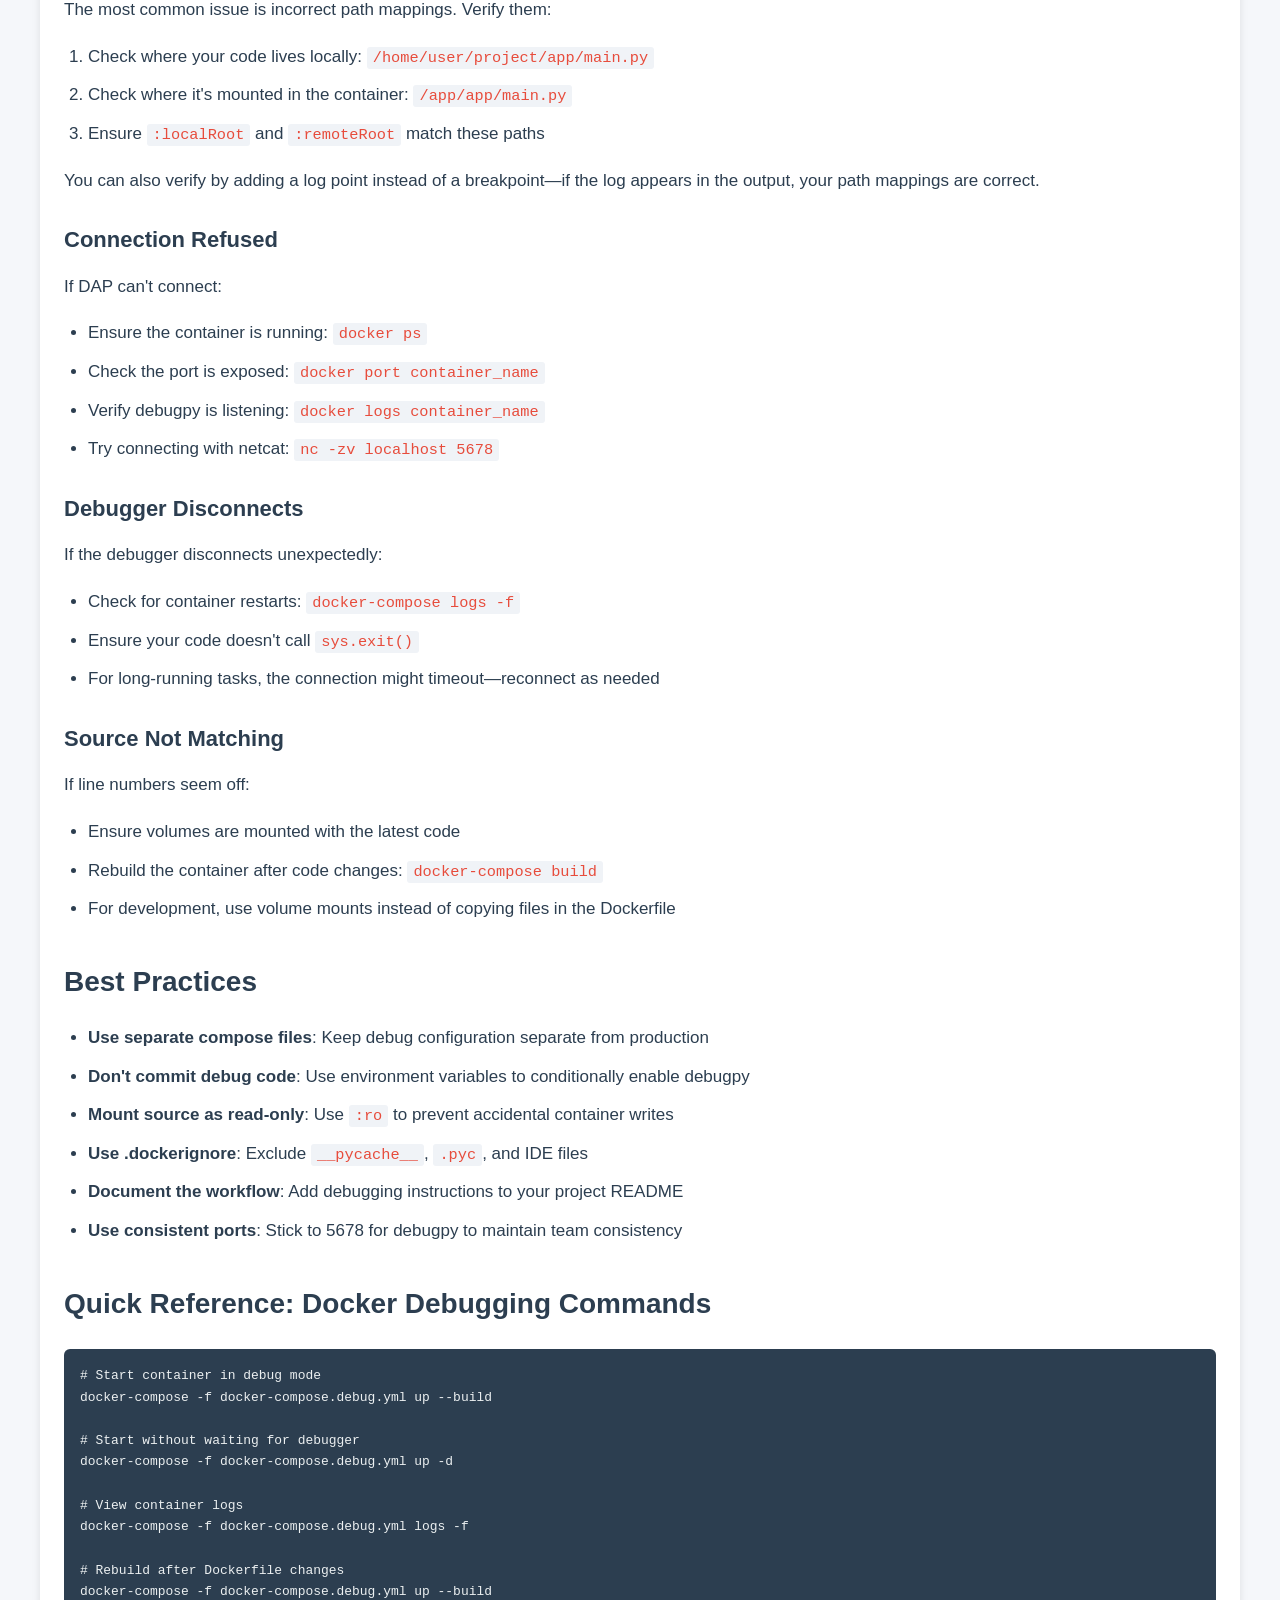
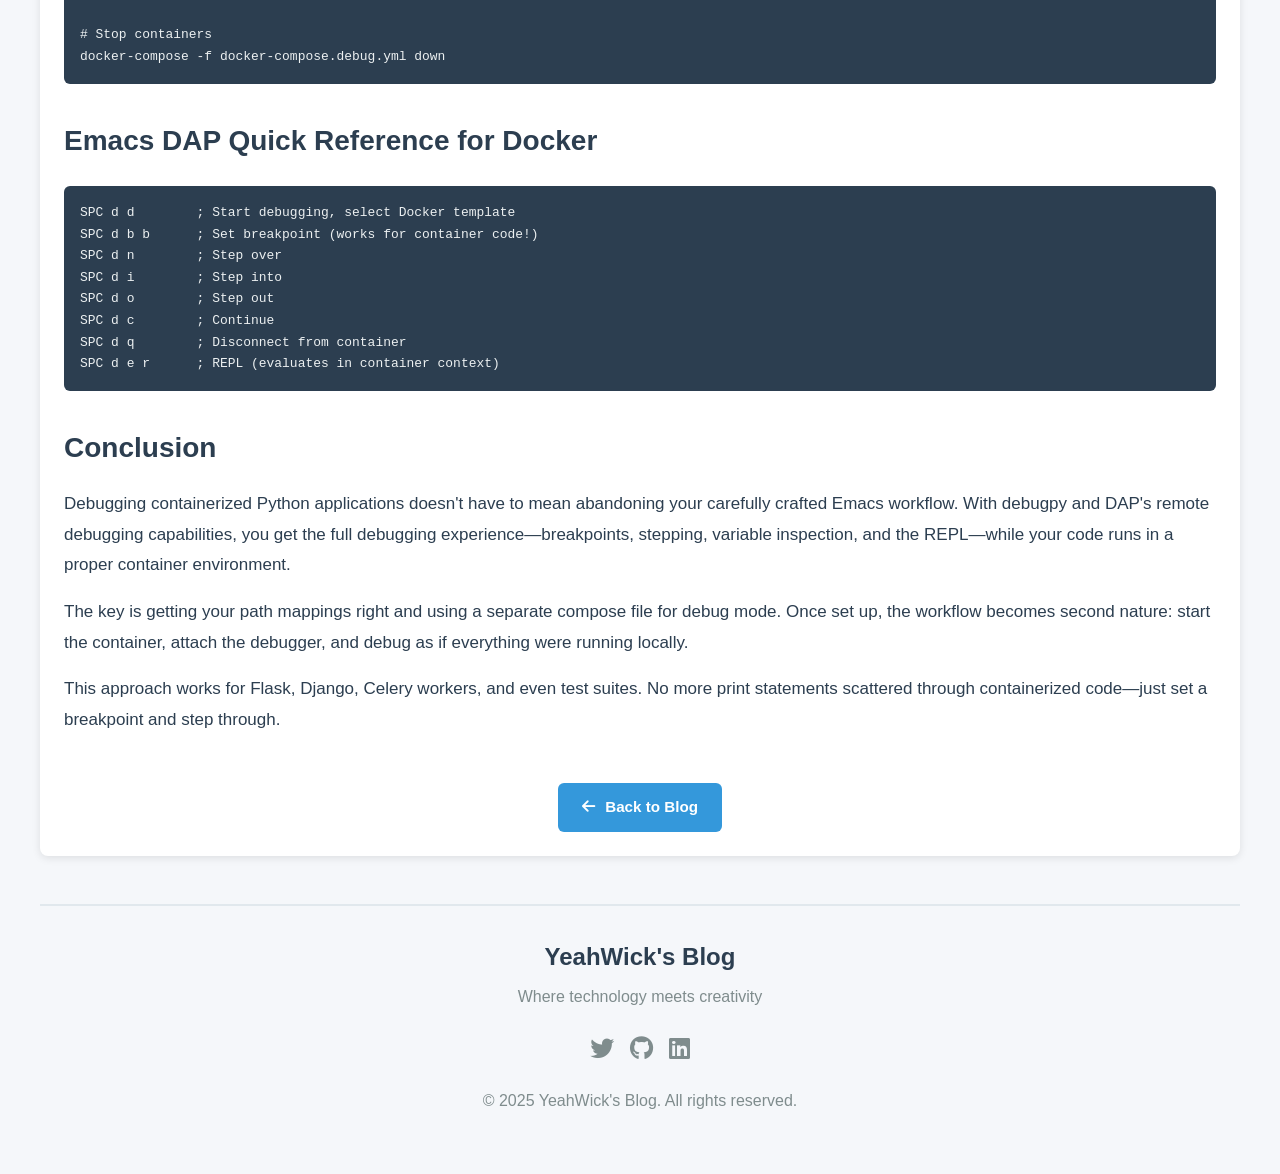
<file: blog/debugging-python-docker-doom-emacs.html>
<!DOCTYPE html>
<html lang="en">
<head>
    <meta charset="UTF-8">
    <meta name="viewport" content="width=device-width, initial-scale=1.0">
    <title>Debugging Python in Docker Containers with Doom Emacs - YeahWick's Blog</title>
    <link rel="stylesheet" href="https://cdnjs.cloudflare.com/ajax/libs/font-awesome/6.4.0/css/all.min.css">
    <link rel="stylesheet" href="/styles.css">
</head>
<body>
    <div class="container">
        <!-- Header -->
        <header class="header card">
            <a href="/" class="logo-text">YeahWick's Blog</a>

            <nav class="nav-links">
                <a href="/"><i class="fas fa-home"></i> Home</a>
                <a href="/blog/"><i class="fas fa-blog"></i> Blog</a>
                <a href="/"><i class="fas fa-envelope"></i> Contact</a>
                            <button id="dark-mode-toggle" class="dark-mode-toggle" aria-label="Toggle dark mode">
                    <i class="fas fa-moon"></i>
                </button>
            </nav>
        </header>
        <!-- Blog Post -->
        <article class="card">
            <div class="post-header">
                <h1>Debugging Python in Docker Containers with Doom Emacs</h1>
                <div class="post-meta">
                    <span>January 15, 2026</span>
                </div>
            </div>

            <div class="post-content">
            <h2>The Container Debugging Challenge</h2>
            <p>In my <a href="/blog/doom-emacs-debugging-guide.html">previous post</a>, I covered how to debug Python using DAP in Doom Emacs. But modern development often means your code runs inside Docker containers, not directly on your machine. How do you set breakpoints and step through code when Python is running in an isolated container? The answer is <strong>remote debugging</strong> with debugpy.</p>
            <p>This guide walks you through setting up a complete Docker debugging workflow that lets you use all the DAP features we covered before—breakpoints, variable inspection, stepping, and the REPL—while your code executes inside a container.</p>

            <h2>The Architecture</h2>
            <p>Remote debugging works by having the Python process in the container connect back to your debugger (or vice versa). Here's what happens:</p>
            <ol>
                <li>Your containerized Python app starts with debugpy listening on a port</li>
                <li>That port is exposed from the container to your host machine</li>
                <li>Doom Emacs connects to that port using DAP's "attach" mode</li>
                <li>You debug as if the code were running locally</li>
            </ol>
            <p>Let's set this up step by step.</p>

            <h2>Project Structure</h2>
            <p>We'll create a simple Flask application to demonstrate the debugging workflow. Here's our project structure:</p>
            <pre><code>my-docker-app/
├── app/
│   ├── __init__.py
│   ├── main.py
│   └── utils.py
├── Dockerfile
├── docker-compose.yml
├── docker-compose.debug.yml
└── requirements.txt</code></pre>

            <h2>The Example Application</h2>
            <p>First, let's create our Flask application. This simple API calculates statistics for numbers:</p>
            <pre><code># app/main.py
from flask import Flask, request, jsonify
from app.utils import calculate_stats

app = Flask(__name__)


@app.route('/health')
def health():
    return jsonify({"status": "healthy"})


@app.route('/stats', methods=['POST'])
def stats():
    data = request.get_json()
    numbers = data.get('numbers', [])

    if not numbers:
        return jsonify({"error": "No numbers provided"}), 400

    result = calculate_stats(numbers)
    return jsonify(result)


if __name__ == '__main__':
    app.run(host='0.0.0.0', port=5000)</code></pre>

            <pre><code># app/utils.py
def calculate_mean(numbers):
    """Calculate the arithmetic mean."""
    total = sum(numbers)
    return total / len(numbers)


def calculate_variance(numbers):
    """Calculate variance from the mean."""
    mean = calculate_mean(numbers)
    squared_diffs = [(x - mean) ** 2 for x in numbers]
    return calculate_mean(squared_diffs)


def calculate_stats(numbers):
    """Calculate comprehensive statistics."""
    mean = calculate_mean(numbers)
    variance = calculate_variance(numbers)
    std_dev = variance ** 0.5

    return {
        "count": len(numbers),
        "mean": round(mean, 4),
        "variance": round(variance, 4),
        "std_dev": round(std_dev, 4),
        "min": min(numbers),
        "max": max(numbers)
    }</code></pre>

            <pre><code># app/__init__.py
# Package marker</code></pre>

            <pre><code># requirements.txt
flask==3.0.0
debugpy==1.8.0</code></pre>

            <h2>Docker Configuration</h2>
            <p>Now let's create the Docker configuration. We'll have two compose files: one for production and one for debugging.</p>
            <pre><code># Dockerfile
FROM python:3.12-slim

WORKDIR /app

COPY requirements.txt .
RUN pip install --no-cache-dir -r requirements.txt

COPY app/ ./app/

# Default command for production
CMD ["python", "-m", "app.main"]</code></pre>

            <pre><code># docker-compose.yml (production)
services:
  api:
    build: .
    ports:
      - "5000:5000"
    environment:
      - FLASK_ENV=production</code></pre>

            <p>For debugging, we need a separate compose file that enables debugpy:</p>
            <pre><code># docker-compose.debug.yml
services:
  api:
    build: .
    ports:
      - "5000:5000"
      - "5678:5678"  # debugpy port
    environment:
      - FLASK_ENV=development
      - DEBUGPY_ENABLE=1
    volumes:
      - ./app:/app/app:ro  # Mount source for live editing
    command: >
      python -m debugpy
      --listen 0.0.0.0:5678
      --wait-for-client
      -m app.main</code></pre>

            <h3>Understanding the Debug Configuration</h3>
            <p>Let's break down the key parts of <code>docker-compose.debug.yml</code>:</p>
            <ul>
                <li><code>ports: "5678:5678"</code> - Exposes the debugpy port so Emacs can connect</li>
                <li><code>volumes: ./app:/app/app:ro</code> - Mounts your local source code into the container. This is crucial for Emacs to match breakpoints to files</li>
                <li><code>--listen 0.0.0.0:5678</code> - Makes debugpy listen on all interfaces (required for Docker networking)</li>
                <li><code>--wait-for-client</code> - Pauses execution until the debugger connects. Remove this if you want the app to start immediately</li>
            </ul>

            <h2>Configuring DAP in Doom Emacs</h2>
            <p>Add a debug template for Docker remote debugging in your <code>~/.doom.d/config.el</code>:</p>
            <pre><code>;; ~/.doom.d/config.el

(after! dap-mode
  ;; Docker remote debugging template
  (dap-register-debug-template
   "Python :: Docker Attach"
   (list :type "python"
         :request "attach"
         :name "Docker Debug"
         :connect (list :host "localhost" :port 5678)
         :pathMappings (vector
                        (list :localRoot "${workspaceFolder}/app"
                              :remoteRoot "/app/app"))
         :justMyCode nil))

  ;; Alternative: attach without waiting
  (dap-register-debug-template
   "Python :: Docker Attach (Running)"
   (list :type "python"
         :request "attach"
         :name "Docker Debug (Running)"
         :connect (list :host "localhost" :port 5678)
         :pathMappings (vector
                        (list :localRoot "${workspaceFolder}/app"
                              :remoteRoot "/app/app"))
         :justMyCode nil)))</code></pre>

            <h3>Path Mappings Explained</h3>
            <p>The <code>:pathMappings</code> setting is critical. It tells DAP how to translate between:</p>
            <ul>
                <li><code>localRoot</code> - Where the source files are on your machine</li>
                <li><code>remoteRoot</code> - Where the same files exist inside the container</li>
            </ul>
            <p>Without correct path mappings, breakpoints won't work because DAP can't match your local file <code>/home/you/project/app/main.py</code> to the container's <code>/app/app/main.py</code>.</p>

            <h2>The Debugging Workflow</h2>
            <p>Now let's put it all together. Here's the complete workflow for debugging your containerized Python application:</p>

            <h3>Step 1: Start the Container in Debug Mode</h3>
            <pre><code># Terminal
docker-compose -f docker-compose.debug.yml up --build</code></pre>
            <p>You'll see output like:</p>
            <pre><code>api-1  | Listening for debugpy on 0.0.0.0:5678...</code></pre>
            <p>The container is now waiting for your debugger to connect.</p>

            <h3>Step 2: Open Your Project in Emacs</h3>
            <p>Open the project directory in Emacs. Make sure you're at the project root so that path mappings work correctly.</p>

            <h3>Step 3: Set Breakpoints</h3>
            <p>Open <code>app/utils.py</code> and set a breakpoint in <code>calculate_stats</code>:</p>
            <pre><code>SPC d b b    ; On the line: mean = calculate_mean(numbers)</code></pre>
            <p>The red dot appears in your local file, but it will trigger when the code runs in Docker.</p>

            <h3>Step 4: Attach the Debugger</h3>
            <pre><code>SPC d d      ; Start debugging
; Select "Python :: Docker Attach" from the list</code></pre>
            <p>You'll see DAP connect, and the container will continue execution:</p>
            <pre><code>api-1  | * Running on http://0.0.0.0:5000</code></pre>

            <h3>Step 5: Trigger Your Code</h3>
            <p>In another terminal, make a request to your API:</p>
            <pre><code>curl -X POST http://localhost:5000/stats \
  -H "Content-Type: application/json" \
  -d '{"numbers": [10, 20, 30, 40, 50]}'</code></pre>
            <p>Execution pauses at your breakpoint! You're now debugging code running inside Docker.</p>

            <h3>Step 6: Debug as Normal</h3>
            <p>All the DAP features work exactly as they do locally:</p>
            <pre><code>SPC d n      ; Step over
SPC d i      ; Step into calculate_mean
SPC d e e    ; Evaluate expression at point
SPC d e r    ; Open REPL to inspect variables</code></pre>
            <p>The Locals window shows variables from inside the container, and you can evaluate any Python expression in the container's context.</p>

            <h2>Alternative: Programmatic Debug Activation</h2>
            <p>Sometimes you want the app to run normally and only start debugging under certain conditions. Instead of using <code>--wait-for-client</code>, you can activate debugging programmatically:</p>
            <pre><code># app/main.py
import os
from flask import Flask, request, jsonify
from app.utils import calculate_stats

app = Flask(__name__)

# Enable debugging if environment variable is set
if os.environ.get('DEBUGPY_ENABLE'):
    import debugpy
    debugpy.listen(("0.0.0.0", 5678))
    print("Debugpy listening on port 5678")

    # Optionally wait for client
    if os.environ.get('DEBUGPY_WAIT'):
        print("Waiting for debugger to attach...")
        debugpy.wait_for_client()


@app.route('/health')
def health():
    return jsonify({"status": "healthy"})


@app.route('/stats', methods=['POST'])
def stats():
    data = request.get_json()
    numbers = data.get('numbers', [])

    if not numbers:
        return jsonify({"error": "No numbers provided"}), 400

    # You can also trigger a breakpoint programmatically
    # debugpy.breakpoint()

    result = calculate_stats(numbers)
    return jsonify(result)


if __name__ == '__main__':
    app.run(host='0.0.0.0', port=5000, debug=False)</code></pre>

            <p>Update your debug compose file:</p>
            <pre><code># docker-compose.debug.yml (programmatic version)
services:
  api:
    build: .
    ports:
      - "5000:5000"
      - "5678:5678"
    environment:
      - FLASK_ENV=development
      - DEBUGPY_ENABLE=1
      # - DEBUGPY_WAIT=1  # Uncomment to wait for debugger
    volumes:
      - ./app:/app/app:ro</code></pre>

            <p>This approach lets you:</p>
            <ul>
                <li>Start the app without waiting for a debugger</li>
                <li>Attach the debugger whenever you need it</li>
                <li>Use <code>debugpy.breakpoint()</code> to set breakpoints in code</li>
                <li>Control debugging behavior with environment variables</li>
            </ul>

            <h2>Debugging Django Applications</h2>
            <p>For Django, the setup is similar. Here's a Django-specific configuration:</p>
            <pre><code># manage.py (add at the top)
import os
import sys

if os.environ.get('DEBUGPY_ENABLE'):
    import debugpy
    debugpy.listen(("0.0.0.0", 5678))
    if os.environ.get('DEBUGPY_WAIT'):
        debugpy.wait_for_client()


def main():
    os.environ.setdefault('DJANGO_SETTINGS_MODULE', 'myproject.settings')
    # ... rest of manage.py</code></pre>

            <pre><code># docker-compose.debug.yml for Django
services:
  web:
    build: .
    ports:
      - "8000:8000"
      - "5678:5678"
    environment:
      - DEBUGPY_ENABLE=1
    volumes:
      - ./myproject:/app/myproject:ro
    command: python manage.py runserver 0.0.0.0:8000</code></pre>

            <h2>Debugging Background Workers (Celery)</h2>
            <p>Debugging Celery workers requires attaching to a different process. Use a separate debug port:</p>
            <pre><code># docker-compose.debug.yml with Celery
services:
  api:
    # ... api config with port 5678

  worker:
    build: .
    ports:
      - "5679:5679"  # Different port for worker
    environment:
      - DEBUGPY_ENABLE=1
      - DEBUGPY_PORT=5679
    volumes:
      - ./app:/app/app:ro
    command: >
      python -m debugpy
      --listen 0.0.0.0:5679
      -m celery
      -A app.celery worker --loglevel=info</code></pre>

            <p>Add a corresponding DAP template:</p>
            <pre><code>(dap-register-debug-template
 "Python :: Docker Worker"
 (list :type "python"
       :request "attach"
       :name "Docker Worker Debug"
       :connect (list :host "localhost" :port 5679)
       :pathMappings (vector
                      (list :localRoot "${workspaceFolder}/app"
                            :remoteRoot "/app/app"))
       :justMyCode nil))</code></pre>

            <h2>Debugging Tests in Docker</h2>
            <p>Running and debugging tests inside Docker follows the same pattern:</p>
            <pre><code># docker-compose.test.yml
services:
  test:
    build: .
    ports:
      - "5678:5678"
    environment:
      - DEBUGPY_ENABLE=1
    volumes:
      - ./app:/app/app:ro
      - ./tests:/app/tests:ro
    command: >
      python -m debugpy
      --listen 0.0.0.0:5678
      --wait-for-client
      -m pytest tests/ -v -s</code></pre>

            <p>Run tests with debugging:</p>
            <pre><code>docker-compose -f docker-compose.test.yml up</code></pre>
            <p>Then attach with <code>SPC d d</code> and select your Docker attach template.</p>

            <h2>Troubleshooting</h2>

            <h3>Breakpoints Not Hitting</h3>
            <p>The most common issue is incorrect path mappings. Verify them:</p>
            <ol>
                <li>Check where your code lives locally: <code>/home/user/project/app/main.py</code></li>
                <li>Check where it's mounted in the container: <code>/app/app/main.py</code></li>
                <li>Ensure <code>:localRoot</code> and <code>:remoteRoot</code> match these paths</li>
            </ol>
            <p>You can also verify by adding a log point instead of a breakpoint—if the log appears in the output, your path mappings are correct.</p>

            <h3>Connection Refused</h3>
            <p>If DAP can't connect:</p>
            <ul>
                <li>Ensure the container is running: <code>docker ps</code></li>
                <li>Check the port is exposed: <code>docker port container_name</code></li>
                <li>Verify debugpy is listening: <code>docker logs container_name</code></li>
                <li>Try connecting with netcat: <code>nc -zv localhost 5678</code></li>
            </ul>

            <h3>Debugger Disconnects</h3>
            <p>If the debugger disconnects unexpectedly:</p>
            <ul>
                <li>Check for container restarts: <code>docker-compose logs -f</code></li>
                <li>Ensure your code doesn't call <code>sys.exit()</code></li>
                <li>For long-running tasks, the connection might timeout—reconnect as needed</li>
            </ul>

            <h3>Source Not Matching</h3>
            <p>If line numbers seem off:</p>
            <ul>
                <li>Ensure volumes are mounted with the latest code</li>
                <li>Rebuild the container after code changes: <code>docker-compose build</code></li>
                <li>For development, use volume mounts instead of copying files in the Dockerfile</li>
            </ul>

            <h2>Best Practices</h2>
            <ul>
                <li><strong>Use separate compose files</strong>: Keep debug configuration separate from production</li>
                <li><strong>Don't commit debug code</strong>: Use environment variables to conditionally enable debugpy</li>
                <li><strong>Mount source as read-only</strong>: Use <code>:ro</code> to prevent accidental container writes</li>
                <li><strong>Use .dockerignore</strong>: Exclude <code>__pycache__</code>, <code>.pyc</code>, and IDE files</li>
                <li><strong>Document the workflow</strong>: Add debugging instructions to your project README</li>
                <li><strong>Use consistent ports</strong>: Stick to 5678 for debugpy to maintain team consistency</li>
            </ul>

            <h2>Quick Reference: Docker Debugging Commands</h2>
            <pre><code># Start container in debug mode
docker-compose -f docker-compose.debug.yml up --build

# Start without waiting for debugger
docker-compose -f docker-compose.debug.yml up -d

# View container logs
docker-compose -f docker-compose.debug.yml logs -f

# Rebuild after Dockerfile changes
docker-compose -f docker-compose.debug.yml up --build

# Stop containers
docker-compose -f docker-compose.debug.yml down</code></pre>

            <h2>Emacs DAP Quick Reference for Docker</h2>
            <pre><code>SPC d d        ; Start debugging, select Docker template
SPC d b b      ; Set breakpoint (works for container code!)
SPC d n        ; Step over
SPC d i        ; Step into
SPC d o        ; Step out
SPC d c        ; Continue
SPC d q        ; Disconnect from container
SPC d e r      ; REPL (evaluates in container context)</code></pre>

            <h2>Conclusion</h2>
            <p>Debugging containerized Python applications doesn't have to mean abandoning your carefully crafted Emacs workflow. With debugpy and DAP's remote debugging capabilities, you get the full debugging experience—breakpoints, stepping, variable inspection, and the REPL—while your code runs in a proper container environment.</p>
            <p>The key is getting your path mappings right and using a separate compose file for debug mode. Once set up, the workflow becomes second nature: start the container, attach the debugger, and debug as if everything were running locally.</p>
            <p>This approach works for Flask, Django, Celery workers, and even test suites. No more print statements scattered through containerized code—just set a breakpoint and step through.</p>
            </div>

            <div style="text-align: center;">
                <a href="/blog/" class="button back-button"><i class="fas fa-arrow-left"></i> Back to Blog</a>
            </div>
        </article>
        <!-- Footer -->
        <footer class="footer">
            <div class="logo-text">YeahWick's Blog</div>
            <p>Where technology meets creativity</p>

            <div class="social-icons">
                <a href="#" aria-label="Twitter"><i class="fab fa-twitter"></i></a>
                <a href="#" aria-label="GitHub"><i class="fab fa-github"></i></a>
                <a href="#" aria-label="LinkedIn"><i class="fab fa-linkedin"></i></a>
            </div>

            <p>&copy; 2025 YeahWick's Blog. All rights reserved.</p>
        </footer>
    </div>
    <script src="/scripts/dark-mode.js"></script>
</body>
</html>
</file>
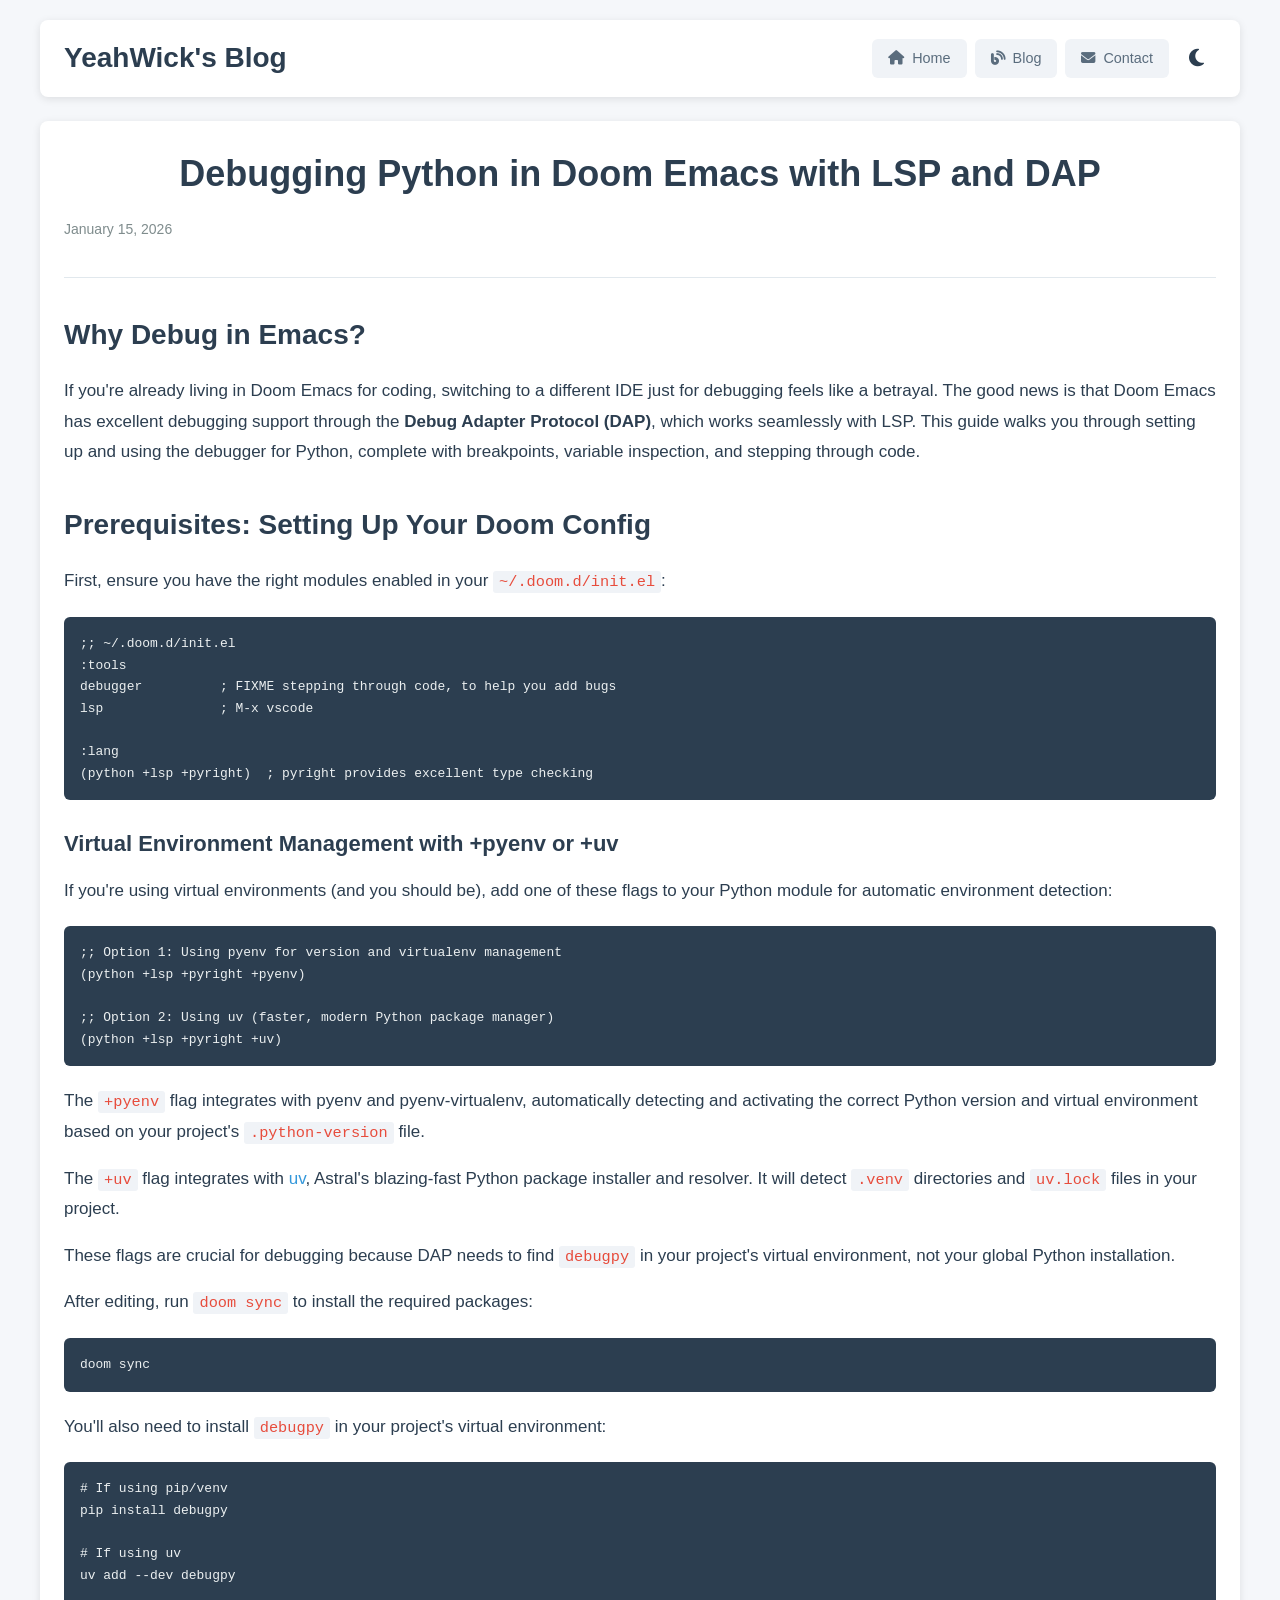
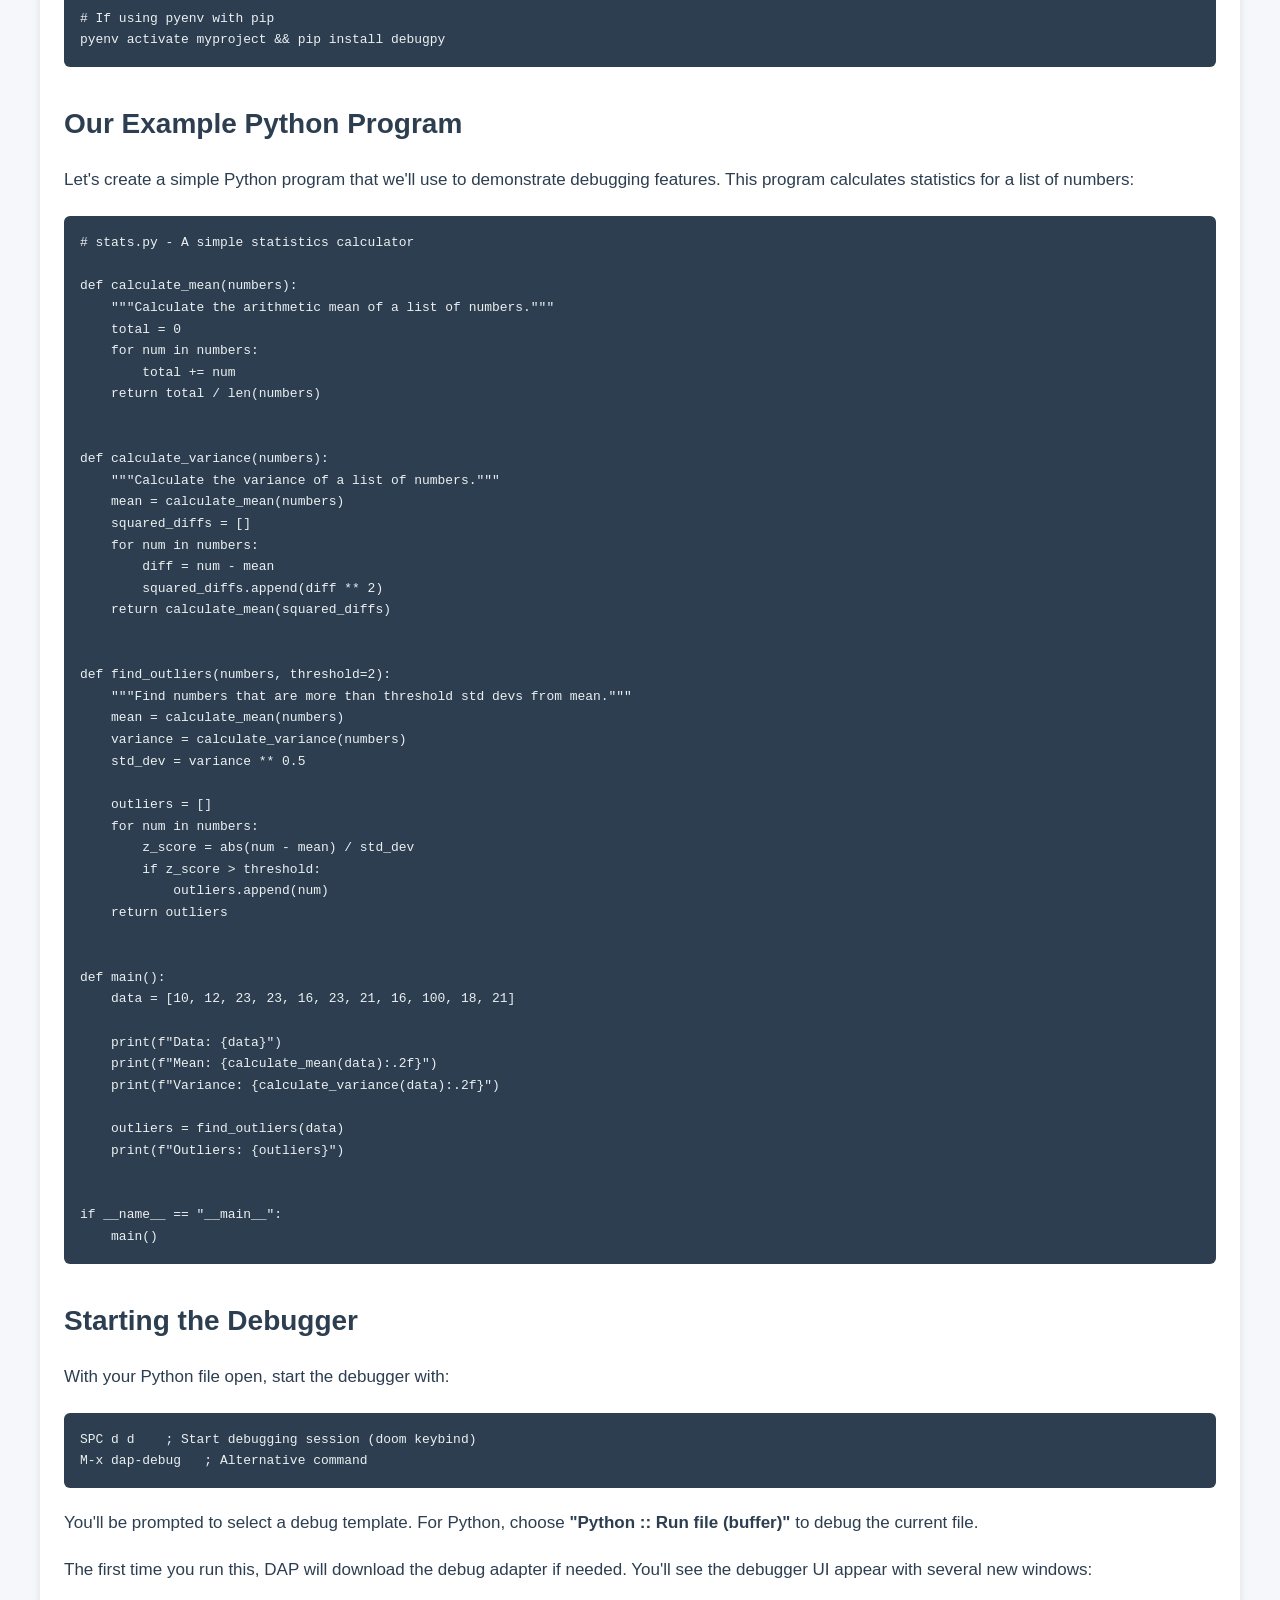
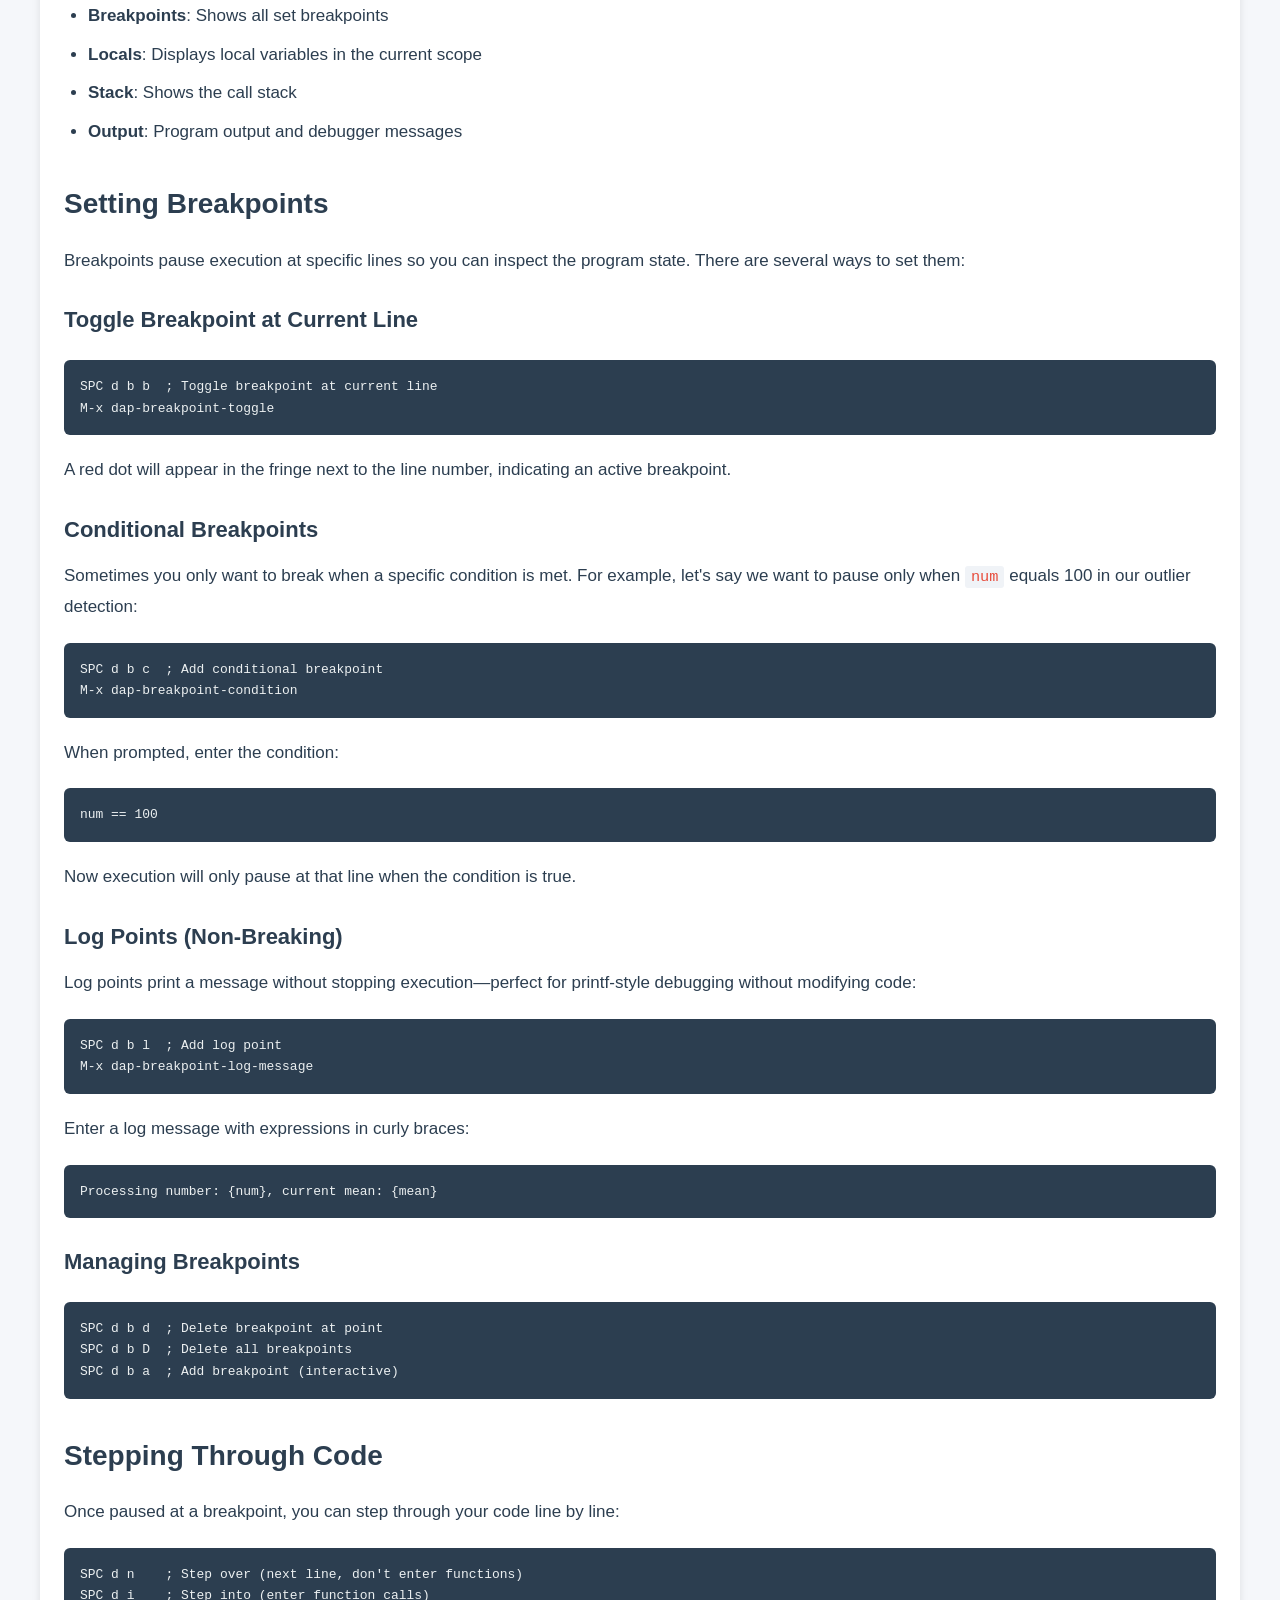
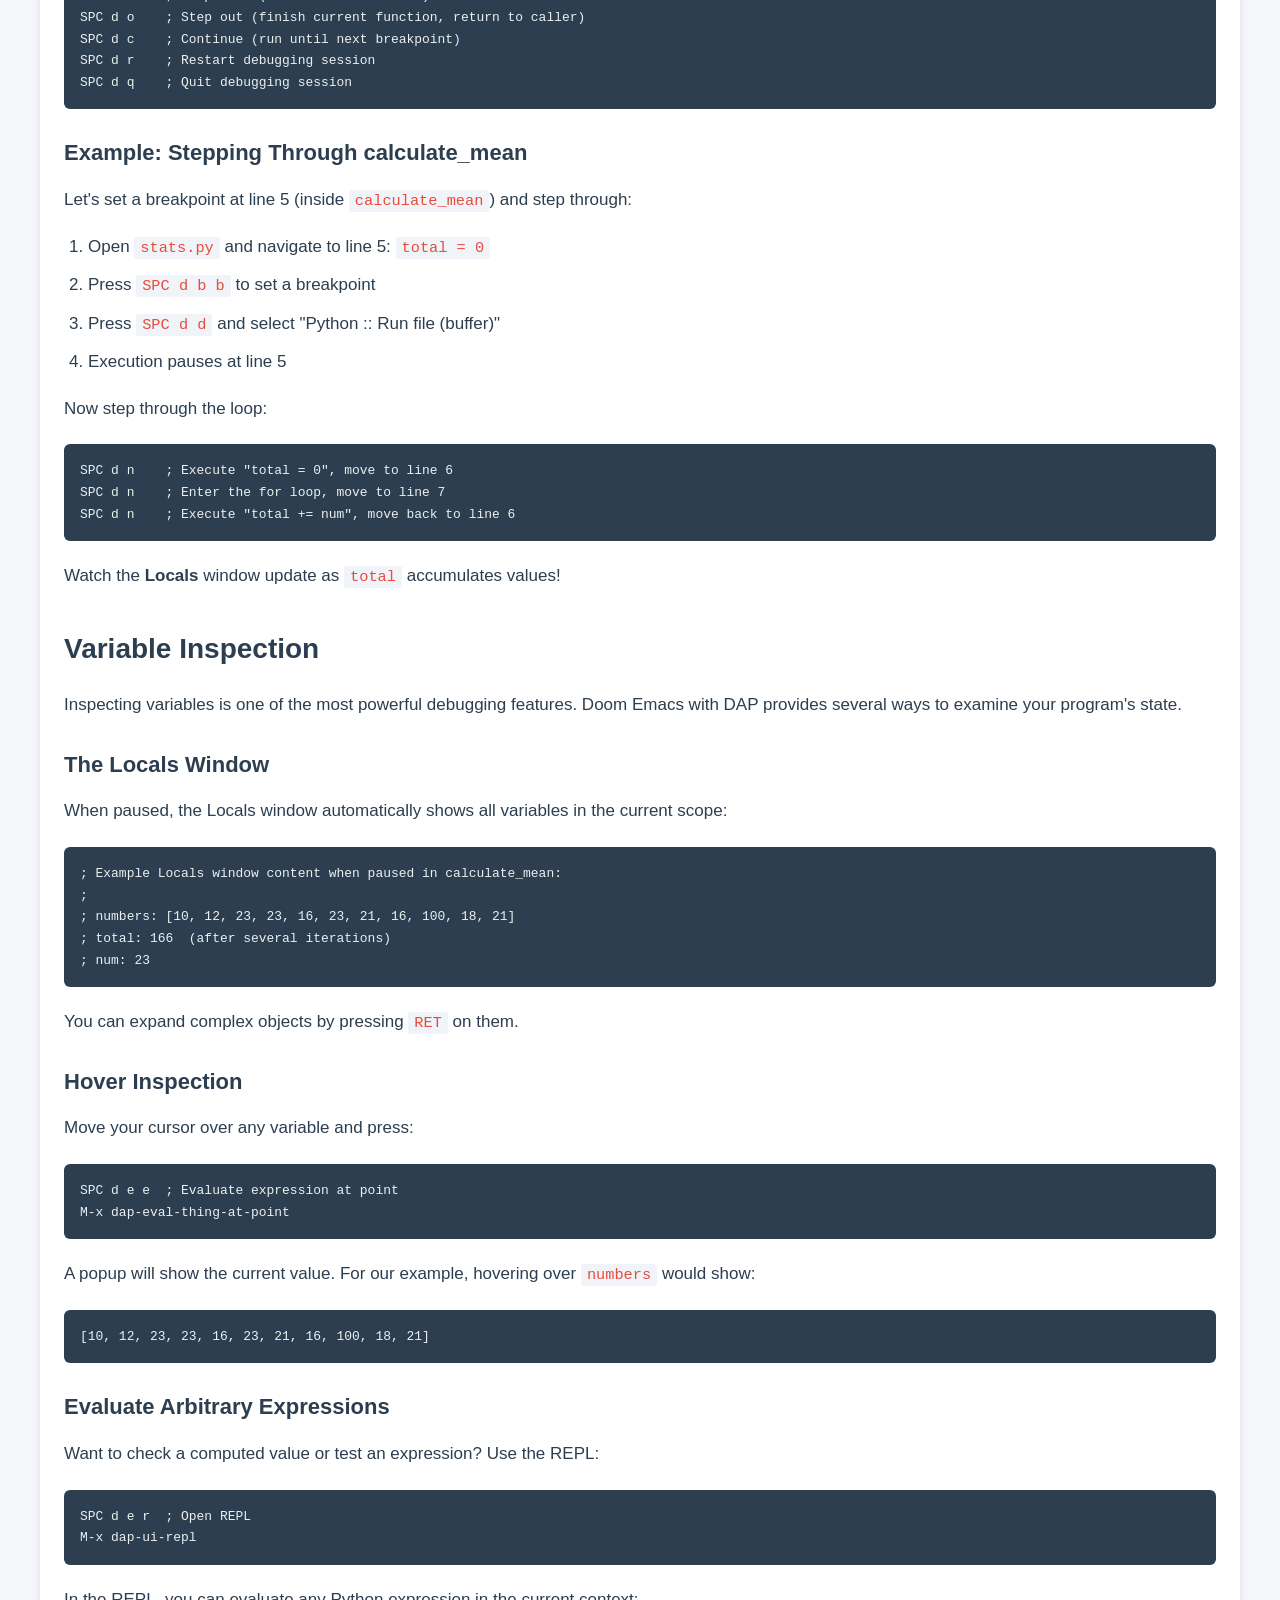
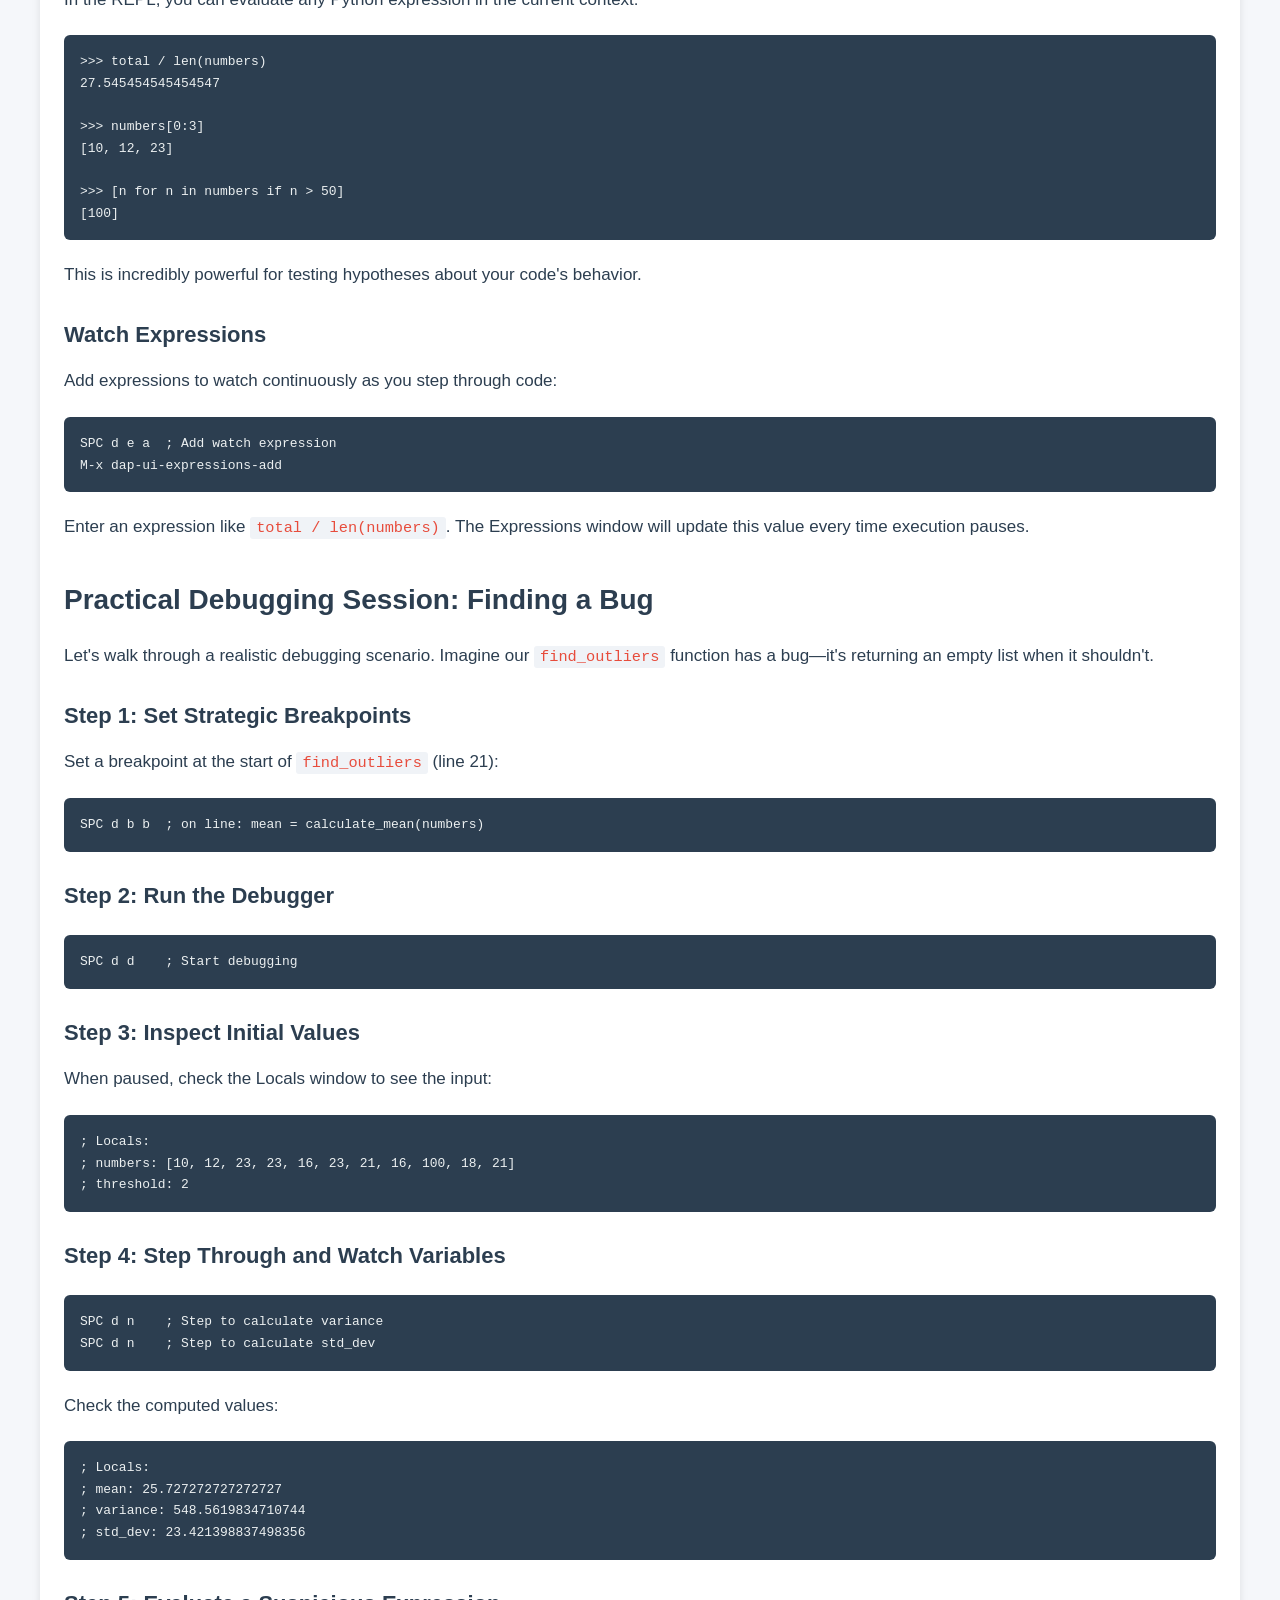
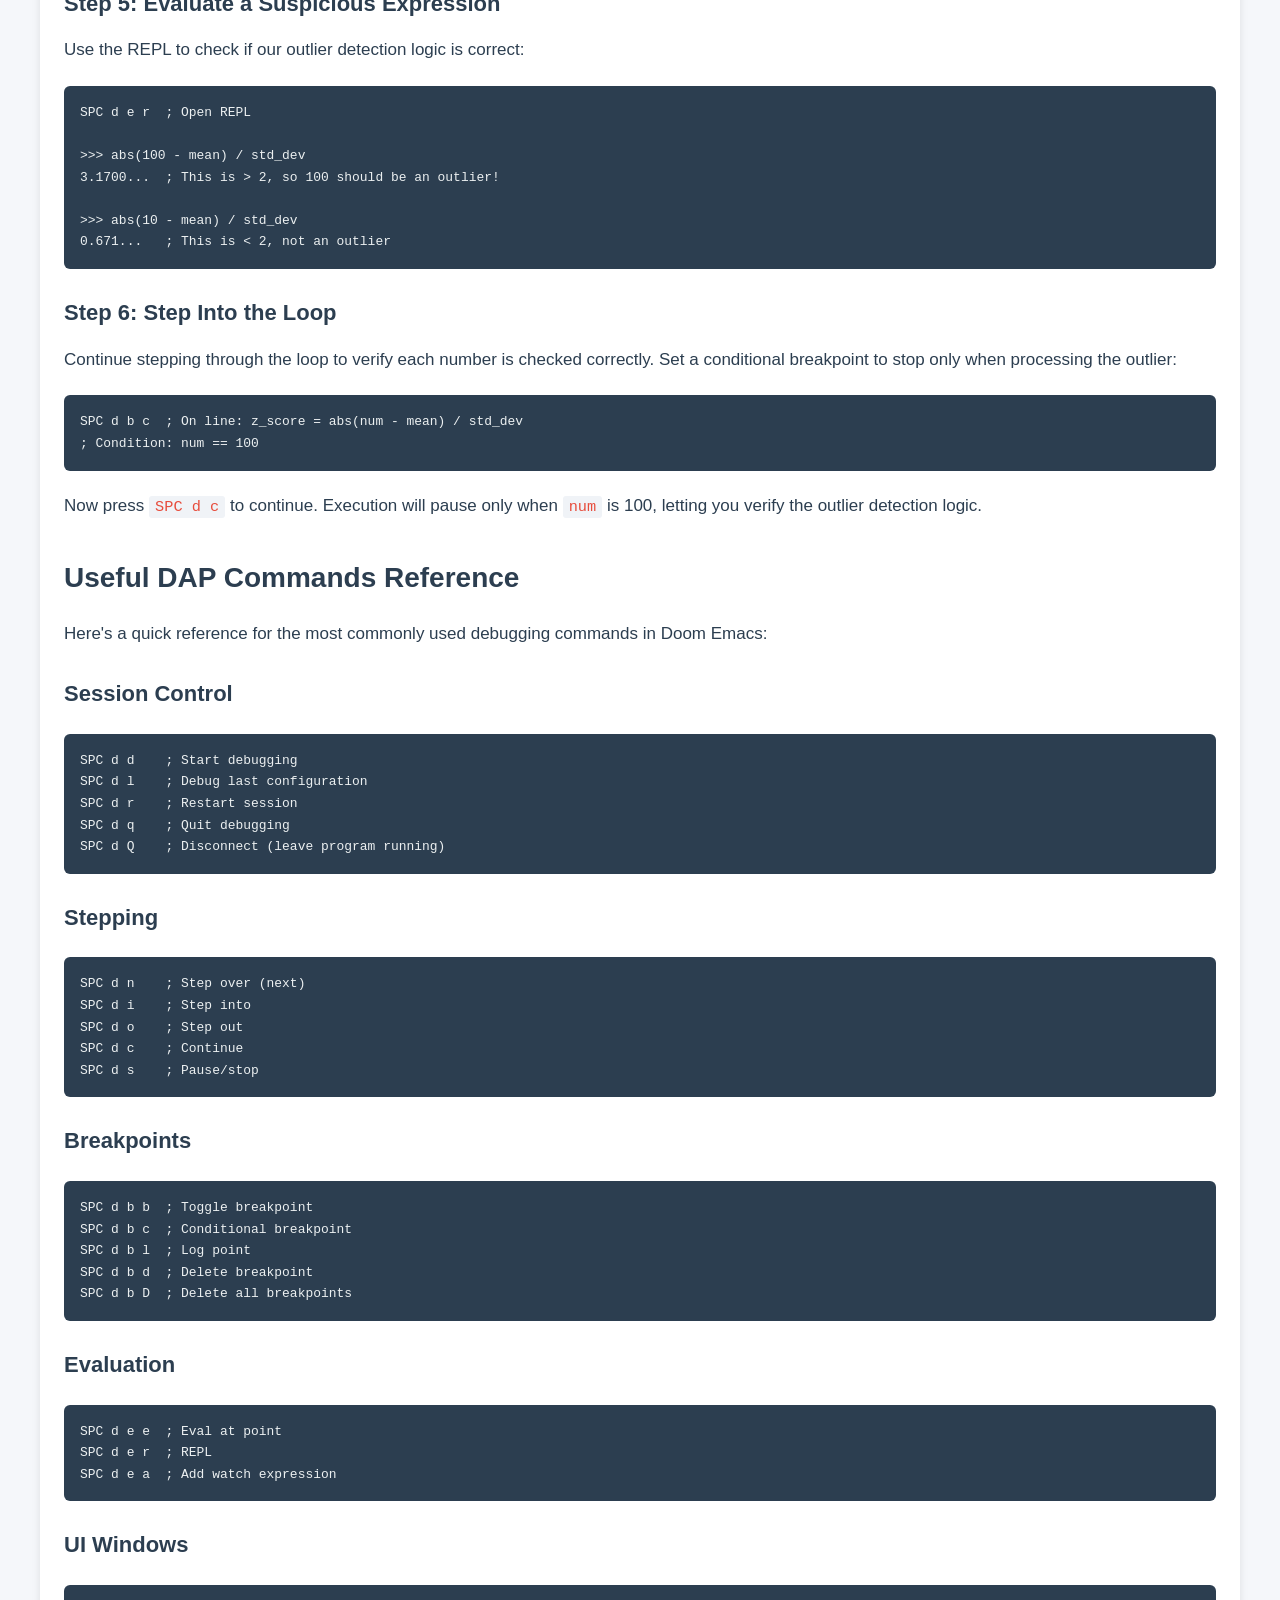
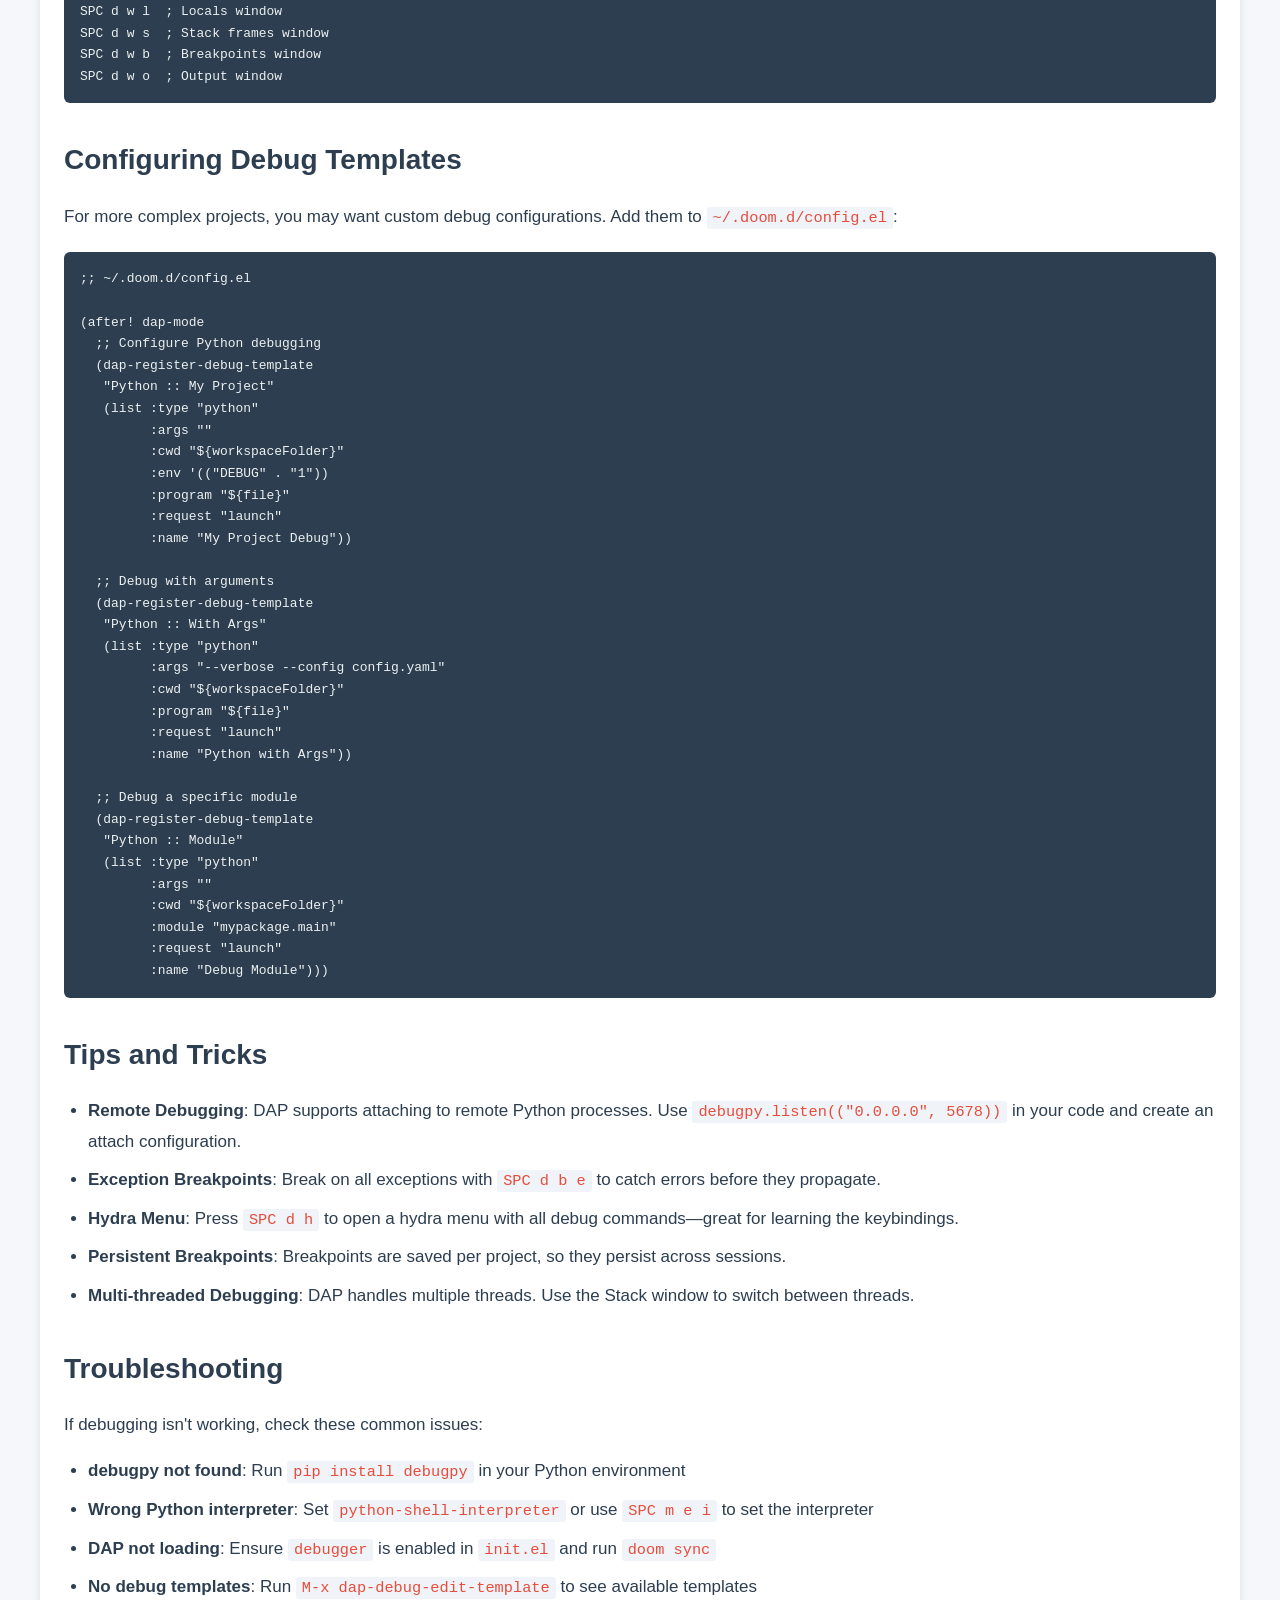
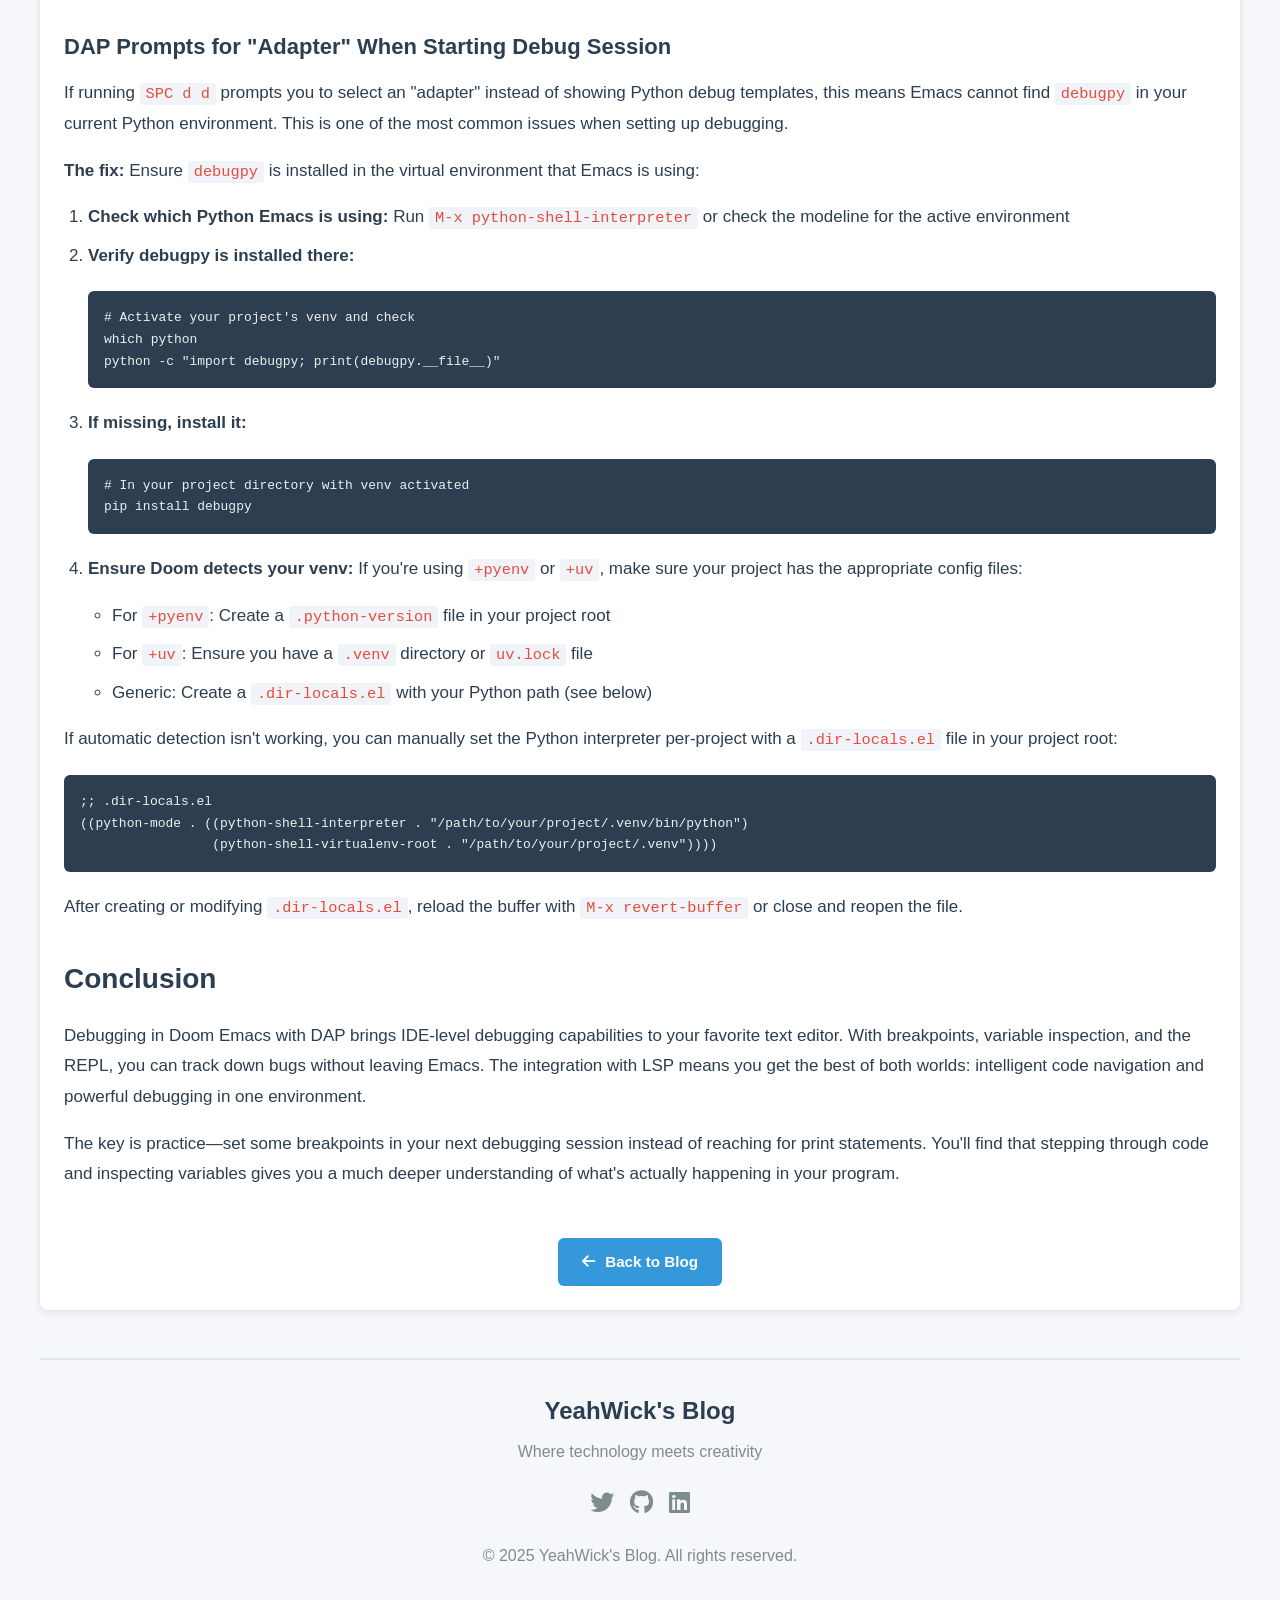
<file: blog/doom-emacs-debugging-guide.html>
<!DOCTYPE html>
<html lang="en">
<head>
    <meta charset="UTF-8">
    <meta name="viewport" content="width=device-width, initial-scale=1.0">
    <title>Debugging Python in Doom Emacs with LSP and DAP - YeahWick's Blog</title>
    <link rel="stylesheet" href="https://cdnjs.cloudflare.com/ajax/libs/font-awesome/6.4.0/css/all.min.css">
    <link rel="stylesheet" href="/styles.css">
</head>
<body>
    <div class="container">
        <!-- Header -->
        <header class="header card">
            <a href="/" class="logo-text">YeahWick's Blog</a>

            <nav class="nav-links">
                <a href="/"><i class="fas fa-home"></i> Home</a>
                <a href="/blog/"><i class="fas fa-blog"></i> Blog</a>
                <a href="/"><i class="fas fa-envelope"></i> Contact</a>
                            <button id="dark-mode-toggle" class="dark-mode-toggle" aria-label="Toggle dark mode">
                    <i class="fas fa-moon"></i>
                </button>
            </nav>
        </header>
        <!-- Blog Post -->
        <article class="card">
            <div class="post-header">
                <h1>Debugging Python in Doom Emacs with LSP and DAP</h1>
                <div class="post-meta">
                    <span>January 15, 2026</span>
                </div>
            </div>

            <div class="post-content">
            <h2>Why Debug in Emacs?</h2>
            <p>If you're already living in Doom Emacs for coding, switching to a different IDE just for debugging feels like a betrayal. The good news is that Doom Emacs has excellent debugging support through the <strong>Debug Adapter Protocol (DAP)</strong>, which works seamlessly with LSP. This guide walks you through setting up and using the debugger for Python, complete with breakpoints, variable inspection, and stepping through code.</p>

            <h2>Prerequisites: Setting Up Your Doom Config</h2>
            <p>First, ensure you have the right modules enabled in your <code>~/.doom.d/init.el</code>:</p>
            <pre><code>;; ~/.doom.d/init.el
:tools
debugger          ; FIXME stepping through code, to help you add bugs
lsp               ; M-x vscode

:lang
(python +lsp +pyright)  ; pyright provides excellent type checking</code></pre>

            <h3>Virtual Environment Management with +pyenv or +uv</h3>
            <p>If you're using virtual environments (and you should be), add one of these flags to your Python module for automatic environment detection:</p>
            <pre><code>;; Option 1: Using pyenv for version and virtualenv management
(python +lsp +pyright +pyenv)

;; Option 2: Using uv (faster, modern Python package manager)
(python +lsp +pyright +uv)</code></pre>
            <p>The <code>+pyenv</code> flag integrates with pyenv and pyenv-virtualenv, automatically detecting and activating the correct Python version and virtual environment based on your project's <code>.python-version</code> file.</p>
            <p>The <code>+uv</code> flag integrates with <a href="https://github.com/astral-sh/uv">uv</a>, Astral's blazing-fast Python package installer and resolver. It will detect <code>.venv</code> directories and <code>uv.lock</code> files in your project.</p>
            <p>These flags are crucial for debugging because DAP needs to find <code>debugpy</code> in your project's virtual environment, not your global Python installation.</p>

            <p>After editing, run <code>doom sync</code> to install the required packages:</p>
            <pre><code>doom sync</code></pre>
            <p>You'll also need to install <code>debugpy</code> in your project's virtual environment:</p>
            <pre><code># If using pip/venv
pip install debugpy

# If using uv
uv add --dev debugpy

# If using pyenv with pip
pyenv activate myproject && pip install debugpy</code></pre>

            <h2>Our Example Python Program</h2>
            <p>Let's create a simple Python program that we'll use to demonstrate debugging features. This program calculates statistics for a list of numbers:</p>
            <pre><code># stats.py - A simple statistics calculator

def calculate_mean(numbers):
    """Calculate the arithmetic mean of a list of numbers."""
    total = 0
    for num in numbers:
        total += num
    return total / len(numbers)


def calculate_variance(numbers):
    """Calculate the variance of a list of numbers."""
    mean = calculate_mean(numbers)
    squared_diffs = []
    for num in numbers:
        diff = num - mean
        squared_diffs.append(diff ** 2)
    return calculate_mean(squared_diffs)


def find_outliers(numbers, threshold=2):
    """Find numbers that are more than threshold std devs from mean."""
    mean = calculate_mean(numbers)
    variance = calculate_variance(numbers)
    std_dev = variance ** 0.5

    outliers = []
    for num in numbers:
        z_score = abs(num - mean) / std_dev
        if z_score > threshold:
            outliers.append(num)
    return outliers


def main():
    data = [10, 12, 23, 23, 16, 23, 21, 16, 100, 18, 21]

    print(f"Data: {data}")
    print(f"Mean: {calculate_mean(data):.2f}")
    print(f"Variance: {calculate_variance(data):.2f}")

    outliers = find_outliers(data)
    print(f"Outliers: {outliers}")


if __name__ == "__main__":
    main()</code></pre>

            <h2>Starting the Debugger</h2>
            <p>With your Python file open, start the debugger with:</p>
            <pre><code>SPC d d    ; Start debugging session (doom keybind)
M-x dap-debug   ; Alternative command</code></pre>
            <p>You'll be prompted to select a debug template. For Python, choose <strong>"Python :: Run file (buffer)"</strong> to debug the current file.</p>
            <p>The first time you run this, DAP will download the debug adapter if needed. You'll see the debugger UI appear with several new windows:</p>
            <ul>
                <li><strong>Breakpoints</strong>: Shows all set breakpoints</li>
                <li><strong>Locals</strong>: Displays local variables in the current scope</li>
                <li><strong>Stack</strong>: Shows the call stack</li>
                <li><strong>Output</strong>: Program output and debugger messages</li>
            </ul>

            <h2>Setting Breakpoints</h2>
            <p>Breakpoints pause execution at specific lines so you can inspect the program state. There are several ways to set them:</p>

            <h3>Toggle Breakpoint at Current Line</h3>
            <pre><code>SPC d b b  ; Toggle breakpoint at current line
M-x dap-breakpoint-toggle</code></pre>
            <p>A red dot will appear in the fringe next to the line number, indicating an active breakpoint.</p>

            <h3>Conditional Breakpoints</h3>
            <p>Sometimes you only want to break when a specific condition is met. For example, let's say we want to pause only when <code>num</code> equals 100 in our outlier detection:</p>
            <pre><code>SPC d b c  ; Add conditional breakpoint
M-x dap-breakpoint-condition</code></pre>
            <p>When prompted, enter the condition:</p>
            <pre><code>num == 100</code></pre>
            <p>Now execution will only pause at that line when the condition is true.</p>

            <h3>Log Points (Non-Breaking)</h3>
            <p>Log points print a message without stopping execution—perfect for printf-style debugging without modifying code:</p>
            <pre><code>SPC d b l  ; Add log point
M-x dap-breakpoint-log-message</code></pre>
            <p>Enter a log message with expressions in curly braces:</p>
            <pre><code>Processing number: {num}, current mean: {mean}</code></pre>

            <h3>Managing Breakpoints</h3>
            <pre><code>SPC d b d  ; Delete breakpoint at point
SPC d b D  ; Delete all breakpoints
SPC d b a  ; Add breakpoint (interactive)</code></pre>

            <h2>Stepping Through Code</h2>
            <p>Once paused at a breakpoint, you can step through your code line by line:</p>
            <pre><code>SPC d n    ; Step over (next line, don't enter functions)
SPC d i    ; Step into (enter function calls)
SPC d o    ; Step out (finish current function, return to caller)
SPC d c    ; Continue (run until next breakpoint)
SPC d r    ; Restart debugging session
SPC d q    ; Quit debugging session</code></pre>

            <h3>Example: Stepping Through calculate_mean</h3>
            <p>Let's set a breakpoint at line 5 (inside <code>calculate_mean</code>) and step through:</p>
            <ol>
                <li>Open <code>stats.py</code> and navigate to line 5: <code>total = 0</code></li>
                <li>Press <code>SPC d b b</code> to set a breakpoint</li>
                <li>Press <code>SPC d d</code> and select "Python :: Run file (buffer)"</li>
                <li>Execution pauses at line 5</li>
            </ol>
            <p>Now step through the loop:</p>
            <pre><code>SPC d n    ; Execute "total = 0", move to line 6
SPC d n    ; Enter the for loop, move to line 7
SPC d n    ; Execute "total += num", move back to line 6</code></pre>
            <p>Watch the <strong>Locals</strong> window update as <code>total</code> accumulates values!</p>

            <h2>Variable Inspection</h2>
            <p>Inspecting variables is one of the most powerful debugging features. Doom Emacs with DAP provides several ways to examine your program's state.</p>

            <h3>The Locals Window</h3>
            <p>When paused, the Locals window automatically shows all variables in the current scope:</p>
            <pre><code>; Example Locals window content when paused in calculate_mean:
;
; numbers: [10, 12, 23, 23, 16, 23, 21, 16, 100, 18, 21]
; total: 166  (after several iterations)
; num: 23</code></pre>
            <p>You can expand complex objects by pressing <code>RET</code> on them.</p>

            <h3>Hover Inspection</h3>
            <p>Move your cursor over any variable and press:</p>
            <pre><code>SPC d e e  ; Evaluate expression at point
M-x dap-eval-thing-at-point</code></pre>
            <p>A popup will show the current value. For our example, hovering over <code>numbers</code> would show:</p>
            <pre><code>[10, 12, 23, 23, 16, 23, 21, 16, 100, 18, 21]</code></pre>

            <h3>Evaluate Arbitrary Expressions</h3>
            <p>Want to check a computed value or test an expression? Use the REPL:</p>
            <pre><code>SPC d e r  ; Open REPL
M-x dap-ui-repl</code></pre>
            <p>In the REPL, you can evaluate any Python expression in the current context:</p>
            <pre><code>>>> total / len(numbers)
27.545454545454547

>>> numbers[0:3]
[10, 12, 23]

>>> [n for n in numbers if n > 50]
[100]</code></pre>
            <p>This is incredibly powerful for testing hypotheses about your code's behavior.</p>

            <h3>Watch Expressions</h3>
            <p>Add expressions to watch continuously as you step through code:</p>
            <pre><code>SPC d e a  ; Add watch expression
M-x dap-ui-expressions-add</code></pre>
            <p>Enter an expression like <code>total / len(numbers)</code>. The Expressions window will update this value every time execution pauses.</p>

            <h2>Practical Debugging Session: Finding a Bug</h2>
            <p>Let's walk through a realistic debugging scenario. Imagine our <code>find_outliers</code> function has a bug—it's returning an empty list when it shouldn't.</p>

            <h3>Step 1: Set Strategic Breakpoints</h3>
            <p>Set a breakpoint at the start of <code>find_outliers</code> (line 21):</p>
            <pre><code>SPC d b b  ; on line: mean = calculate_mean(numbers)</code></pre>

            <h3>Step 2: Run the Debugger</h3>
            <pre><code>SPC d d    ; Start debugging</code></pre>

            <h3>Step 3: Inspect Initial Values</h3>
            <p>When paused, check the Locals window to see the input:</p>
            <pre><code>; Locals:
; numbers: [10, 12, 23, 23, 16, 23, 21, 16, 100, 18, 21]
; threshold: 2</code></pre>

            <h3>Step 4: Step Through and Watch Variables</h3>
            <pre><code>SPC d n    ; Step to calculate variance
SPC d n    ; Step to calculate std_dev</code></pre>
            <p>Check the computed values:</p>
            <pre><code>; Locals:
; mean: 25.727272727272727
; variance: 548.5619834710744
; std_dev: 23.421398837498356</code></pre>

            <h3>Step 5: Evaluate a Suspicious Expression</h3>
            <p>Use the REPL to check if our outlier detection logic is correct:</p>
            <pre><code>SPC d e r  ; Open REPL

>>> abs(100 - mean) / std_dev
3.1700...  ; This is > 2, so 100 should be an outlier!

>>> abs(10 - mean) / std_dev
0.671...   ; This is < 2, not an outlier</code></pre>

            <h3>Step 6: Step Into the Loop</h3>
            <p>Continue stepping through the loop to verify each number is checked correctly. Set a conditional breakpoint to stop only when processing the outlier:</p>
            <pre><code>SPC d b c  ; On line: z_score = abs(num - mean) / std_dev
; Condition: num == 100</code></pre>
            <p>Now press <code>SPC d c</code> to continue. Execution will pause only when <code>num</code> is 100, letting you verify the outlier detection logic.</p>

            <h2>Useful DAP Commands Reference</h2>
            <p>Here's a quick reference for the most commonly used debugging commands in Doom Emacs:</p>

            <h3>Session Control</h3>
            <pre><code>SPC d d    ; Start debugging
SPC d l    ; Debug last configuration
SPC d r    ; Restart session
SPC d q    ; Quit debugging
SPC d Q    ; Disconnect (leave program running)</code></pre>

            <h3>Stepping</h3>
            <pre><code>SPC d n    ; Step over (next)
SPC d i    ; Step into
SPC d o    ; Step out
SPC d c    ; Continue
SPC d s    ; Pause/stop</code></pre>

            <h3>Breakpoints</h3>
            <pre><code>SPC d b b  ; Toggle breakpoint
SPC d b c  ; Conditional breakpoint
SPC d b l  ; Log point
SPC d b d  ; Delete breakpoint
SPC d b D  ; Delete all breakpoints</code></pre>

            <h3>Evaluation</h3>
            <pre><code>SPC d e e  ; Eval at point
SPC d e r  ; REPL
SPC d e a  ; Add watch expression</code></pre>

            <h3>UI Windows</h3>
            <pre><code>SPC d w l  ; Locals window
SPC d w s  ; Stack frames window
SPC d w b  ; Breakpoints window
SPC d w o  ; Output window</code></pre>

            <h2>Configuring Debug Templates</h2>
            <p>For more complex projects, you may want custom debug configurations. Add them to <code>~/.doom.d/config.el</code>:</p>
            <pre><code>;; ~/.doom.d/config.el

(after! dap-mode
  ;; Configure Python debugging
  (dap-register-debug-template
   "Python :: My Project"
   (list :type "python"
         :args ""
         :cwd "${workspaceFolder}"
         :env '(("DEBUG" . "1"))
         :program "${file}"
         :request "launch"
         :name "My Project Debug"))

  ;; Debug with arguments
  (dap-register-debug-template
   "Python :: With Args"
   (list :type "python"
         :args "--verbose --config config.yaml"
         :cwd "${workspaceFolder}"
         :program "${file}"
         :request "launch"
         :name "Python with Args"))

  ;; Debug a specific module
  (dap-register-debug-template
   "Python :: Module"
   (list :type "python"
         :args ""
         :cwd "${workspaceFolder}"
         :module "mypackage.main"
         :request "launch"
         :name "Debug Module")))</code></pre>

            <h2>Tips and Tricks</h2>
            <ul>
                <li><strong>Remote Debugging</strong>: DAP supports attaching to remote Python processes. Use <code>debugpy.listen(("0.0.0.0", 5678))</code> in your code and create an attach configuration.</li>
                <li><strong>Exception Breakpoints</strong>: Break on all exceptions with <code>SPC d b e</code> to catch errors before they propagate.</li>
                <li><strong>Hydra Menu</strong>: Press <code>SPC d h</code> to open a hydra menu with all debug commands—great for learning the keybindings.</li>
                <li><strong>Persistent Breakpoints</strong>: Breakpoints are saved per project, so they persist across sessions.</li>
                <li><strong>Multi-threaded Debugging</strong>: DAP handles multiple threads. Use the Stack window to switch between threads.</li>
            </ul>

            <h2>Troubleshooting</h2>
            <p>If debugging isn't working, check these common issues:</p>
            <ul>
                <li><strong>debugpy not found</strong>: Run <code>pip install debugpy</code> in your Python environment</li>
                <li><strong>Wrong Python interpreter</strong>: Set <code>python-shell-interpreter</code> or use <code>SPC m e i</code> to set the interpreter</li>
                <li><strong>DAP not loading</strong>: Ensure <code>debugger</code> is enabled in <code>init.el</code> and run <code>doom sync</code></li>
                <li><strong>No debug templates</strong>: Run <code>M-x dap-debug-edit-template</code> to see available templates</li>
            </ul>

            <h3>DAP Prompts for "Adapter" When Starting Debug Session</h3>
            <p>If running <code>SPC d d</code> prompts you to select an "adapter" instead of showing Python debug templates, this means Emacs cannot find <code>debugpy</code> in your current Python environment. This is one of the most common issues when setting up debugging.</p>
            <p><strong>The fix:</strong> Ensure <code>debugpy</code> is installed in the virtual environment that Emacs is using:</p>
            <ol>
                <li><strong>Check which Python Emacs is using:</strong> Run <code>M-x python-shell-interpreter</code> or check the modeline for the active environment</li>
                <li><strong>Verify debugpy is installed there:</strong>
                    <pre><code># Activate your project's venv and check
which python
python -c "import debugpy; print(debugpy.__file__)"</code></pre>
                </li>
                <li><strong>If missing, install it:</strong>
                    <pre><code># In your project directory with venv activated
pip install debugpy</code></pre>
                </li>
                <li><strong>Ensure Doom detects your venv:</strong> If you're using <code>+pyenv</code> or <code>+uv</code>, make sure your project has the appropriate config files:
                    <ul>
                        <li>For <code>+pyenv</code>: Create a <code>.python-version</code> file in your project root</li>
                        <li>For <code>+uv</code>: Ensure you have a <code>.venv</code> directory or <code>uv.lock</code> file</li>
                        <li>Generic: Create a <code>.dir-locals.el</code> with your Python path (see below)</li>
                    </ul>
                </li>
            </ol>
            <p>If automatic detection isn't working, you can manually set the Python interpreter per-project with a <code>.dir-locals.el</code> file in your project root:</p>
            <pre><code>;; .dir-locals.el
((python-mode . ((python-shell-interpreter . "/path/to/your/project/.venv/bin/python")
                 (python-shell-virtualenv-root . "/path/to/your/project/.venv"))))</code></pre>
            <p>After creating or modifying <code>.dir-locals.el</code>, reload the buffer with <code>M-x revert-buffer</code> or close and reopen the file.</p>

            <h2>Conclusion</h2>
            <p>Debugging in Doom Emacs with DAP brings IDE-level debugging capabilities to your favorite text editor. With breakpoints, variable inspection, and the REPL, you can track down bugs without leaving Emacs. The integration with LSP means you get the best of both worlds: intelligent code navigation and powerful debugging in one environment.</p>
            <p>The key is practice—set some breakpoints in your next debugging session instead of reaching for print statements. You'll find that stepping through code and inspecting variables gives you a much deeper understanding of what's actually happening in your program.</p>
            </div>

            <div style="text-align: center;">
                <a href="/blog/" class="button back-button"><i class="fas fa-arrow-left"></i> Back to Blog</a>
            </div>
        </article>
        <!-- Footer -->
        <footer class="footer">
            <div class="logo-text">YeahWick's Blog</div>
            <p>Where technology meets creativity</p>

            <div class="social-icons">
                <a href="#" aria-label="Twitter"><i class="fab fa-twitter"></i></a>
                <a href="#" aria-label="GitHub"><i class="fab fa-github"></i></a>
                <a href="#" aria-label="LinkedIn"><i class="fab fa-linkedin"></i></a>
            </div>

            <p>&copy; 2025 YeahWick's Blog. All rights reserved.</p>
        </footer>
    </div>
    <script src="/scripts/dark-mode.js"></script>
</body>
</html>
</file>
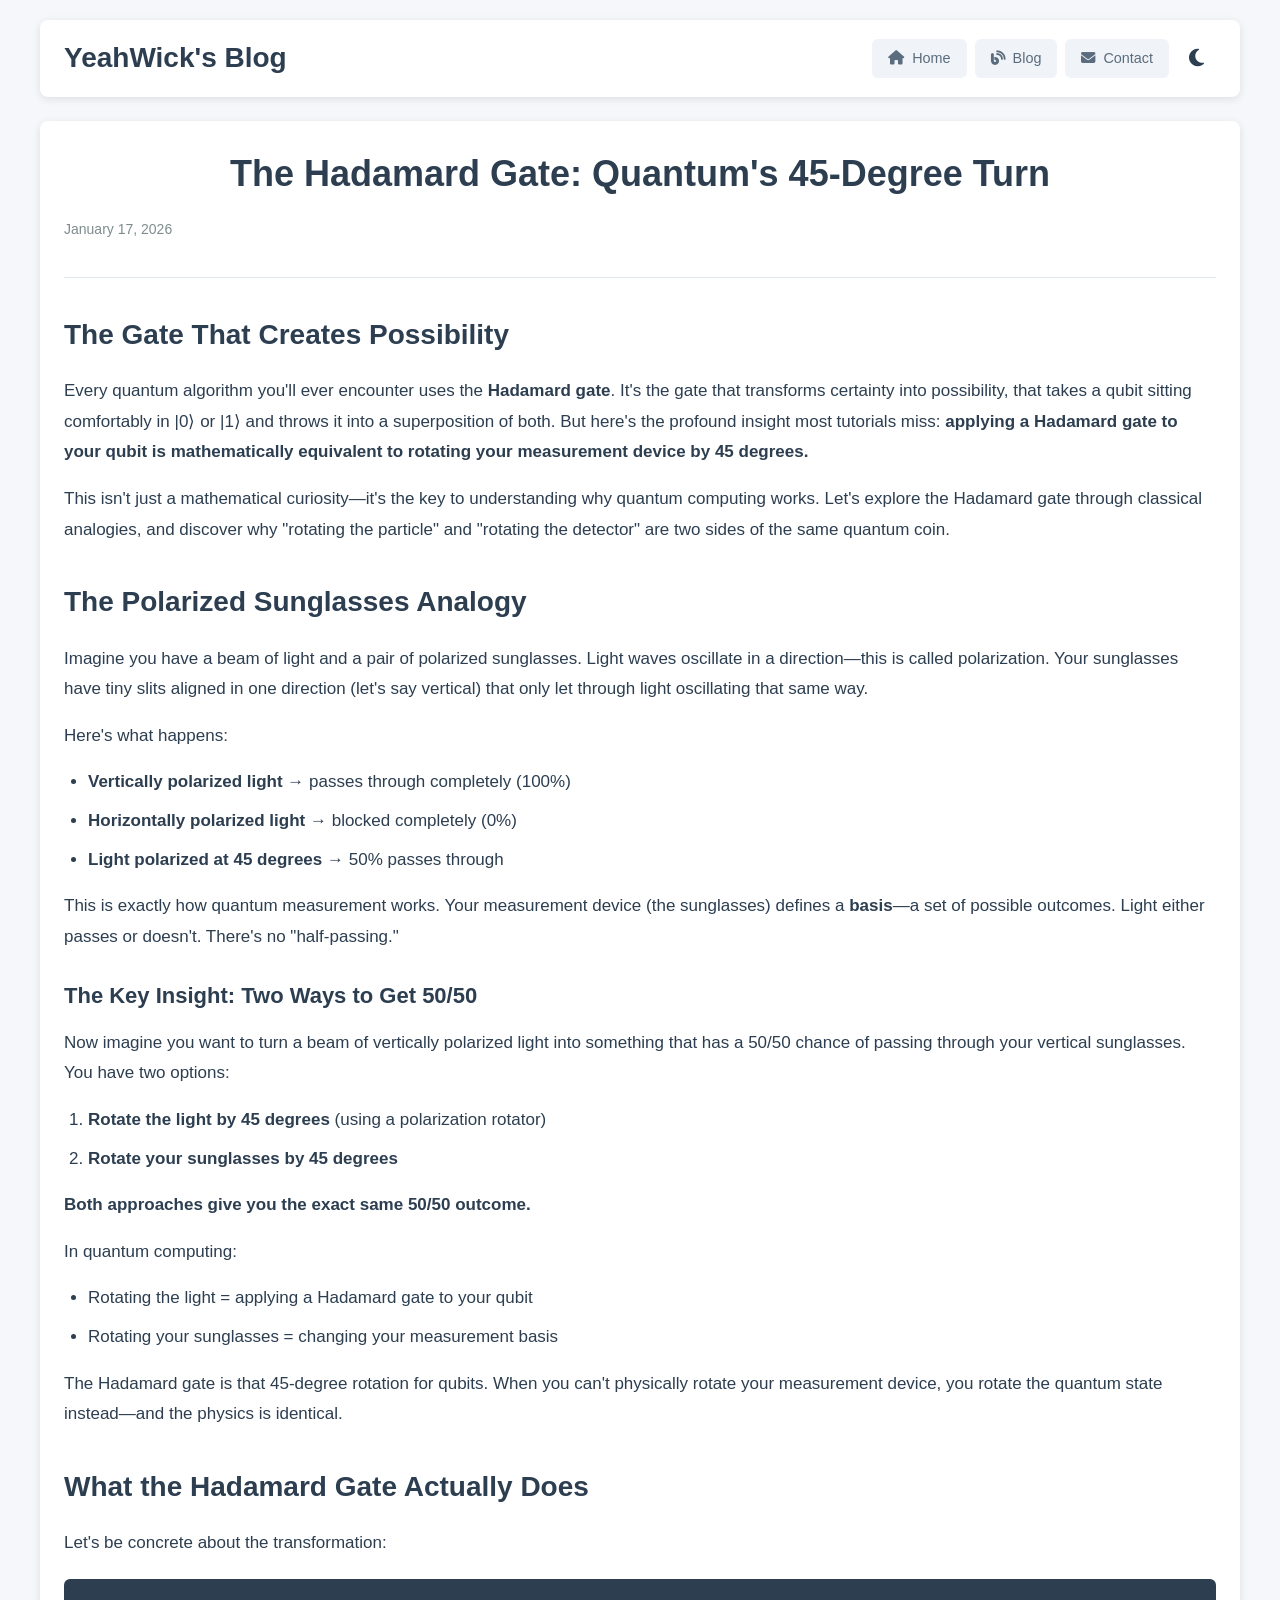
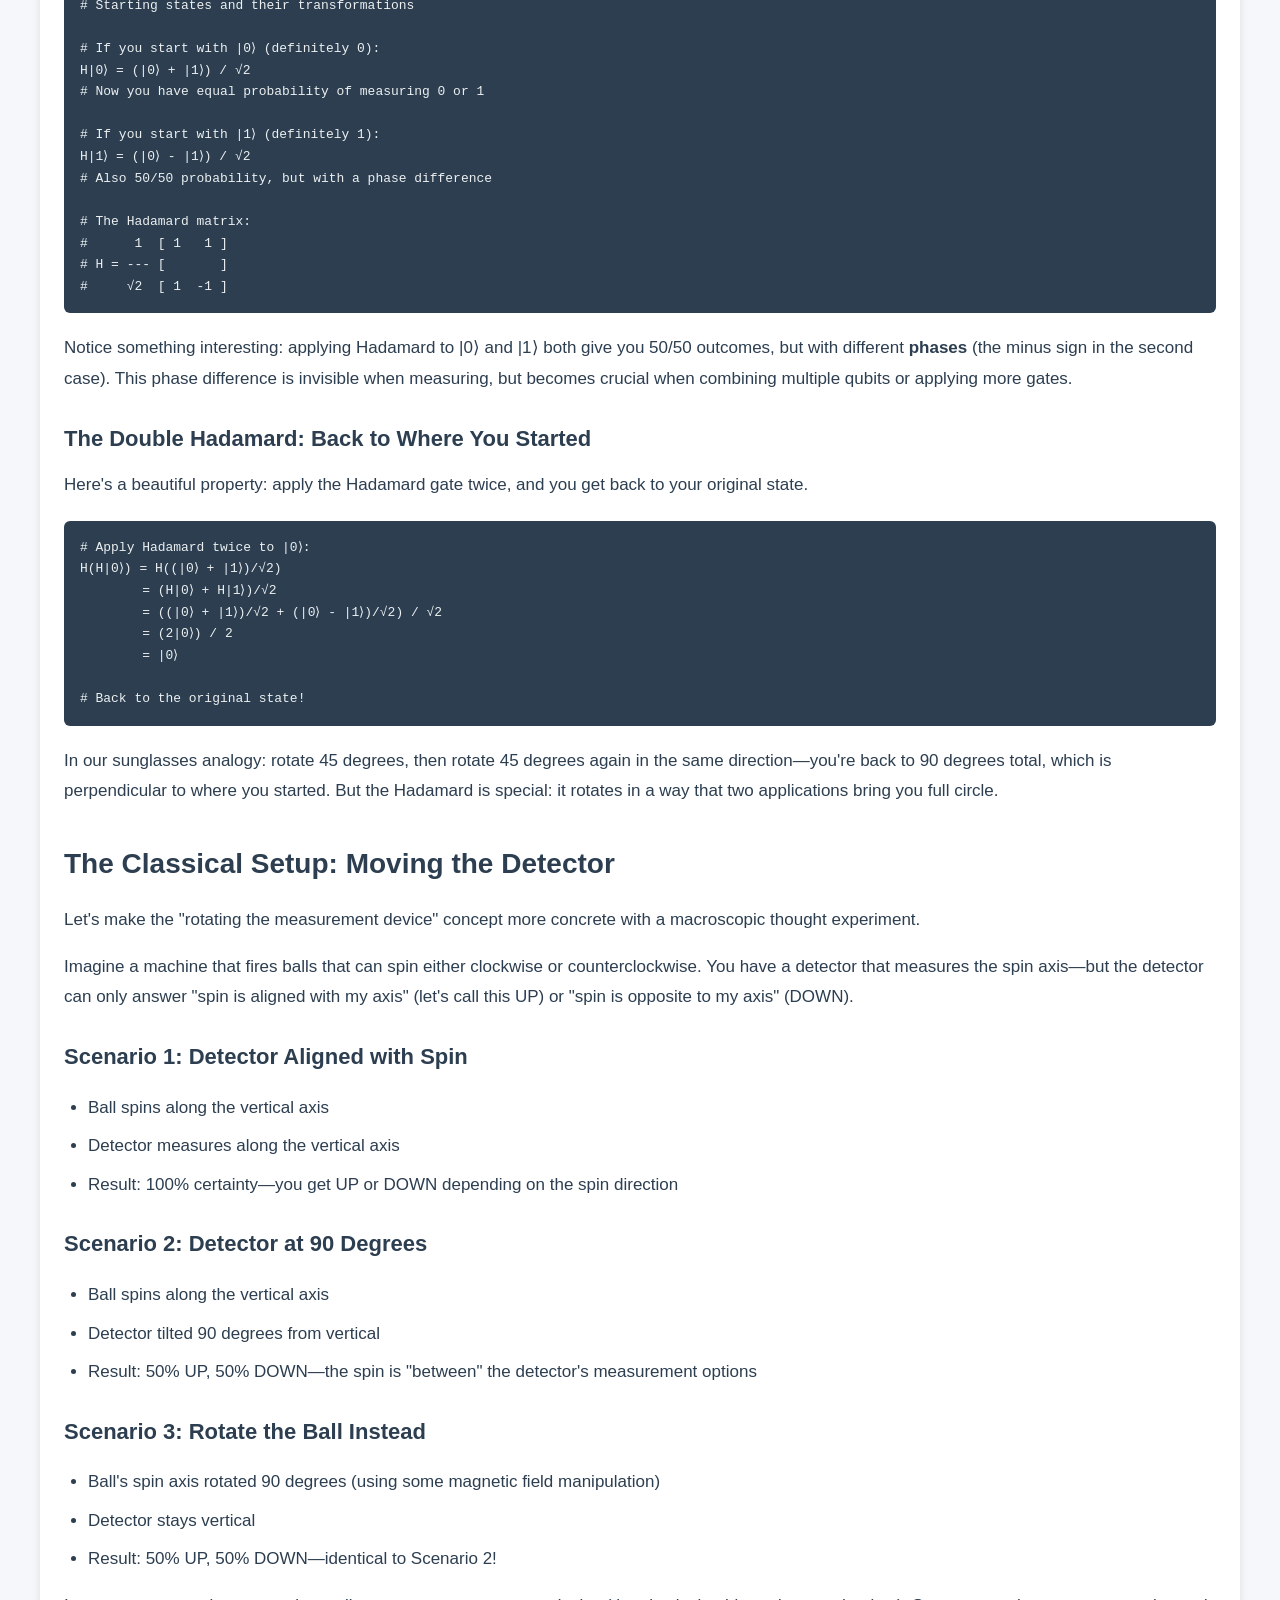
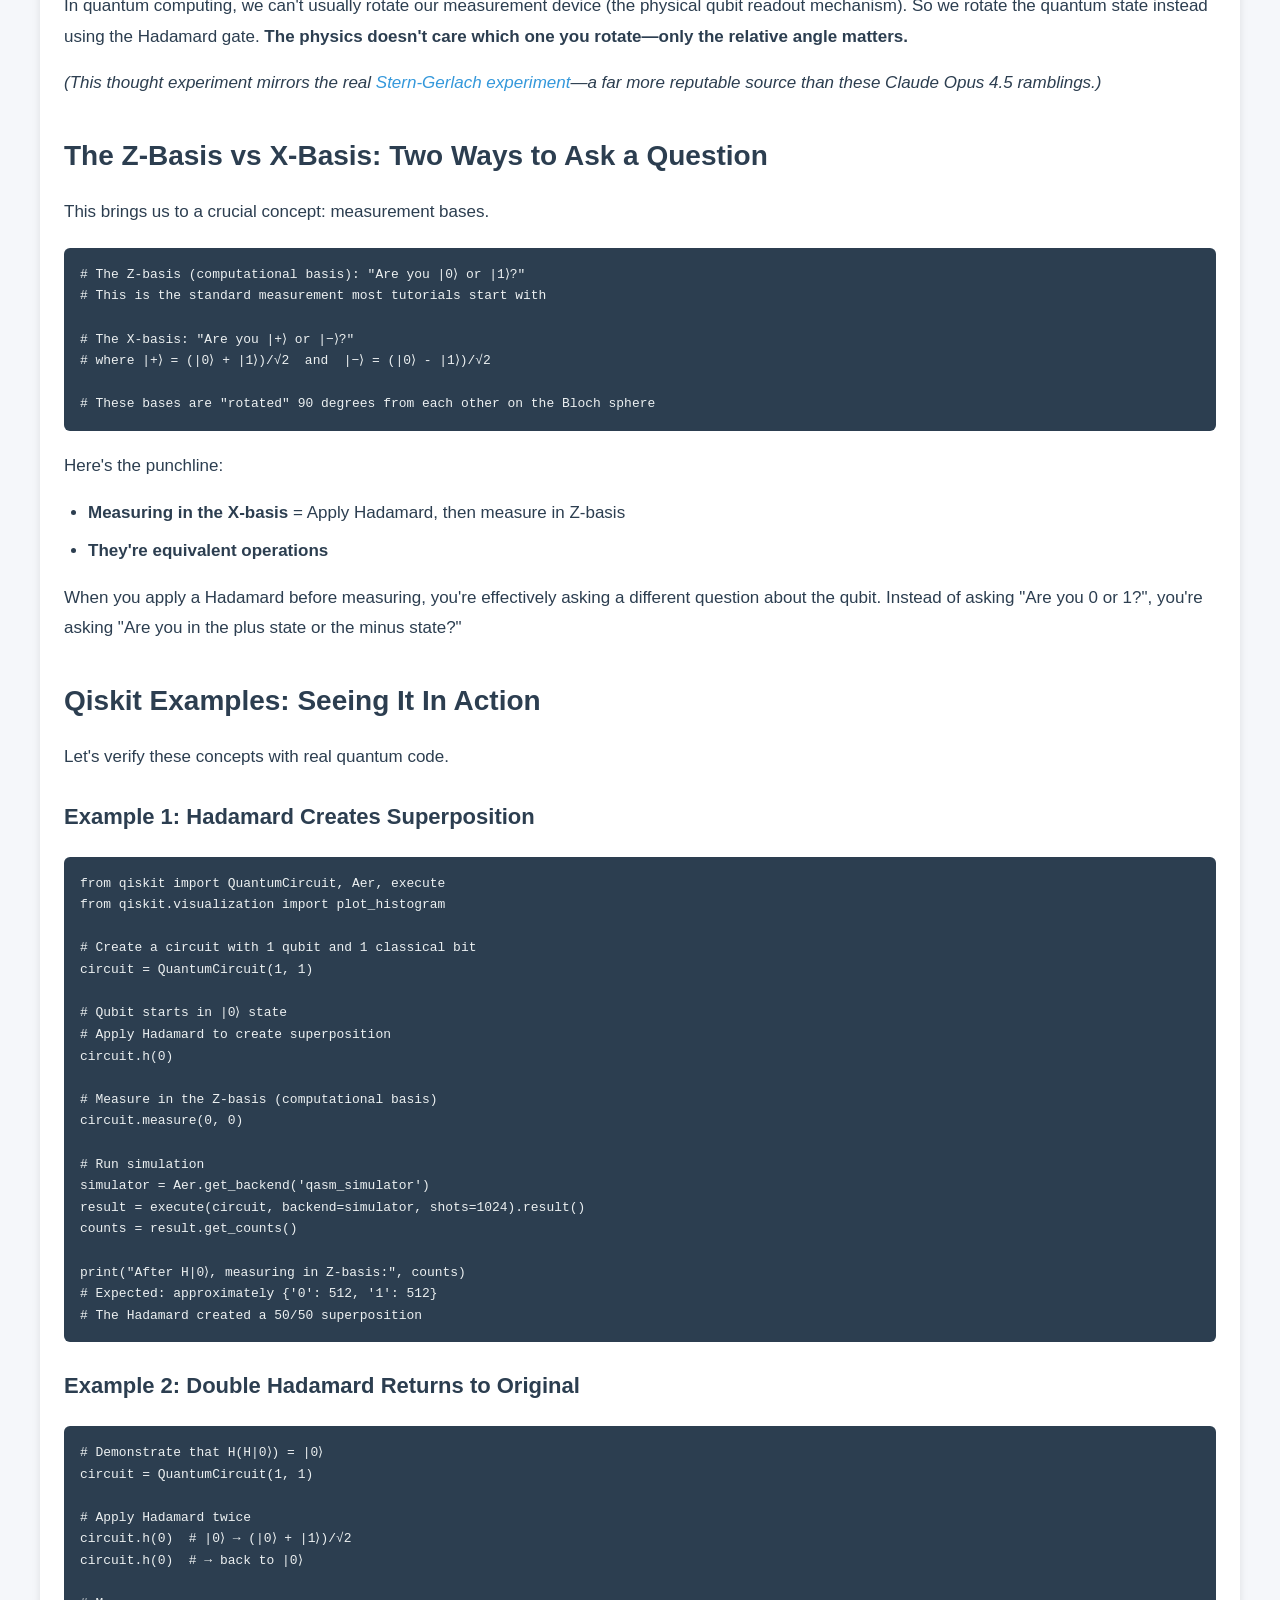
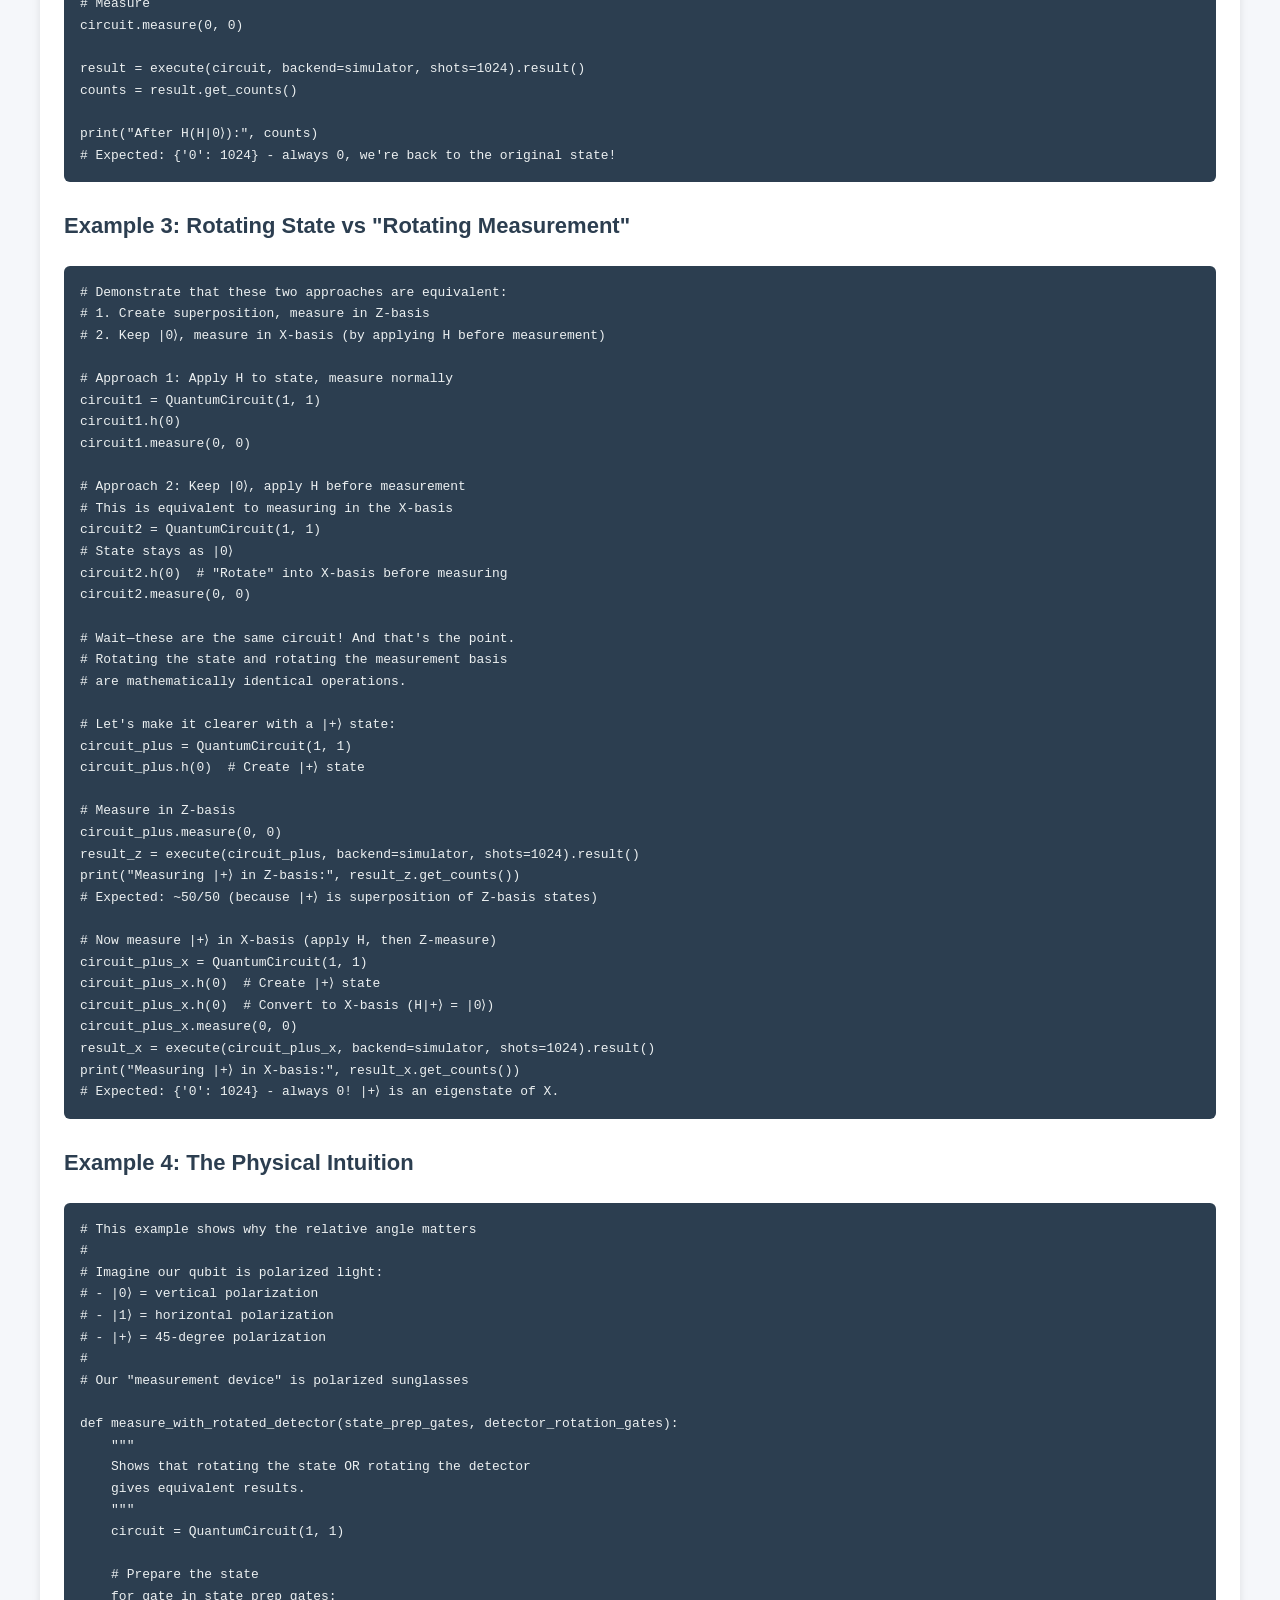
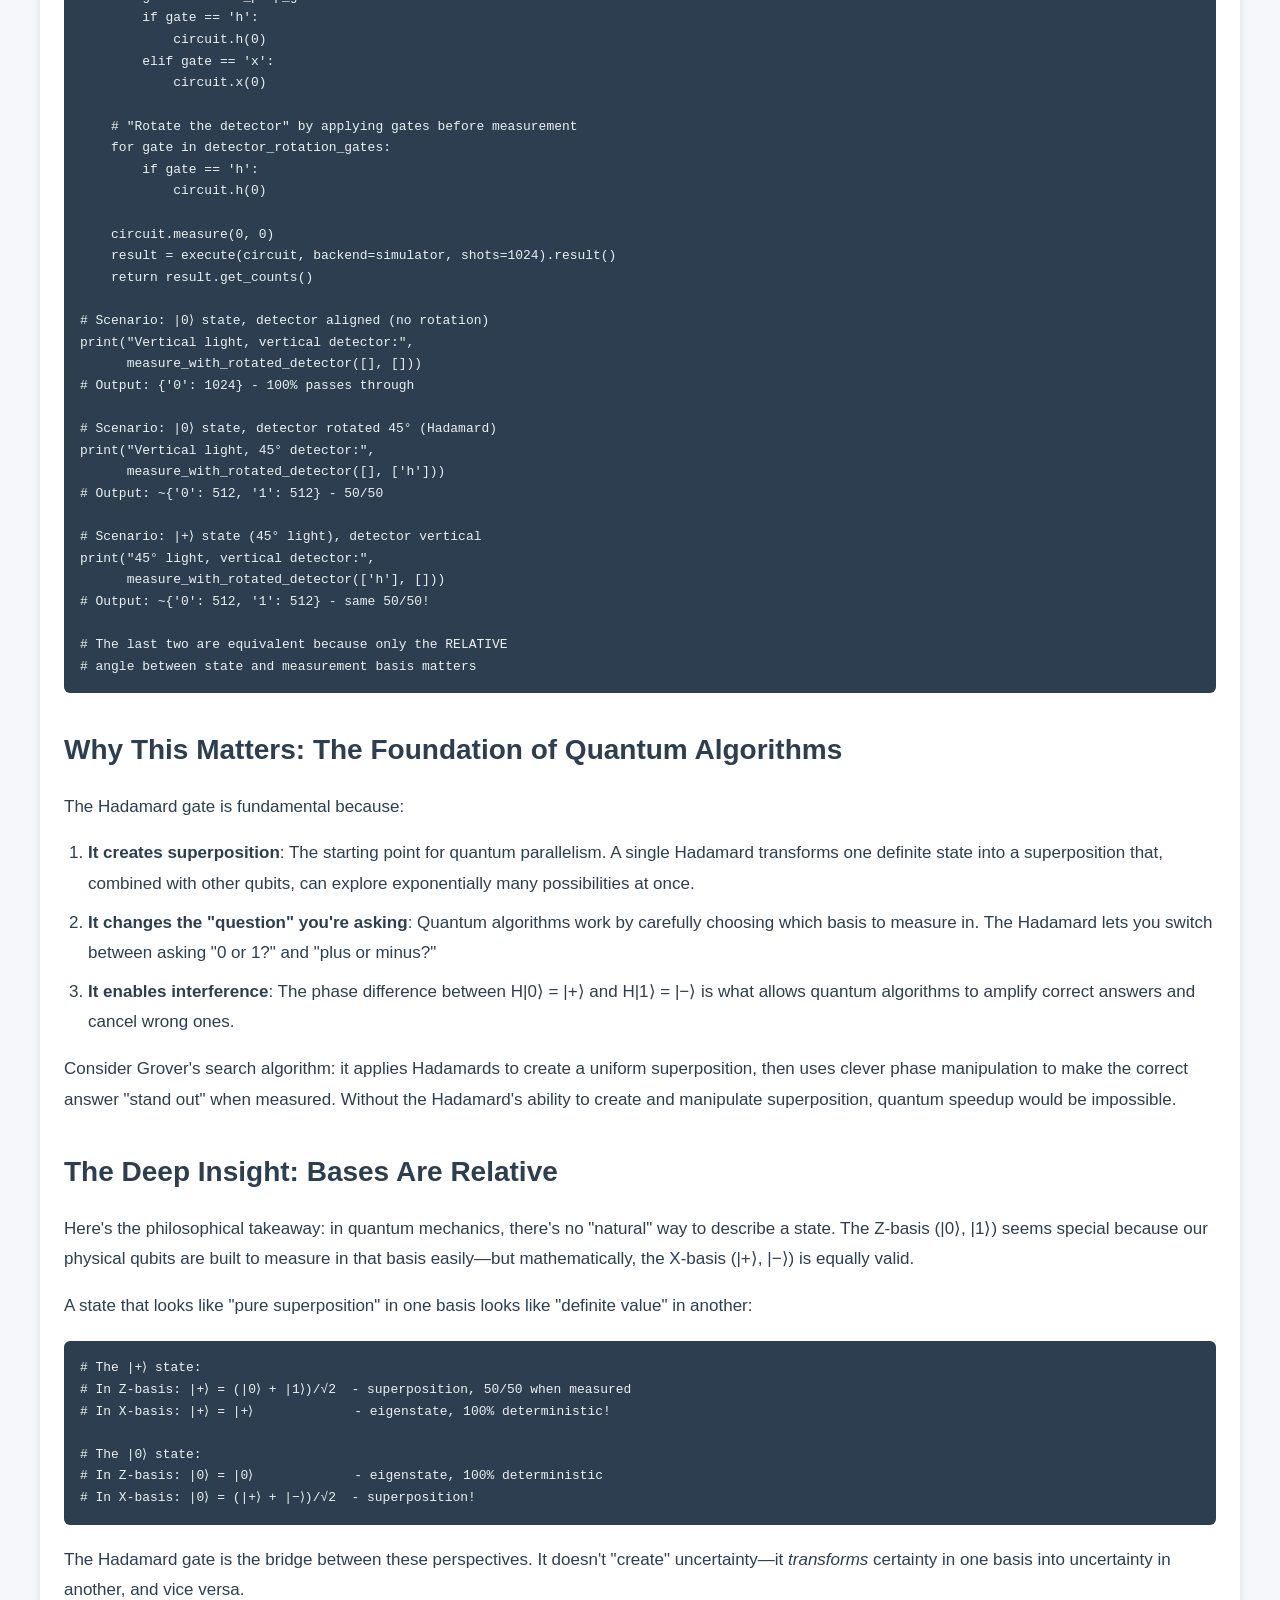
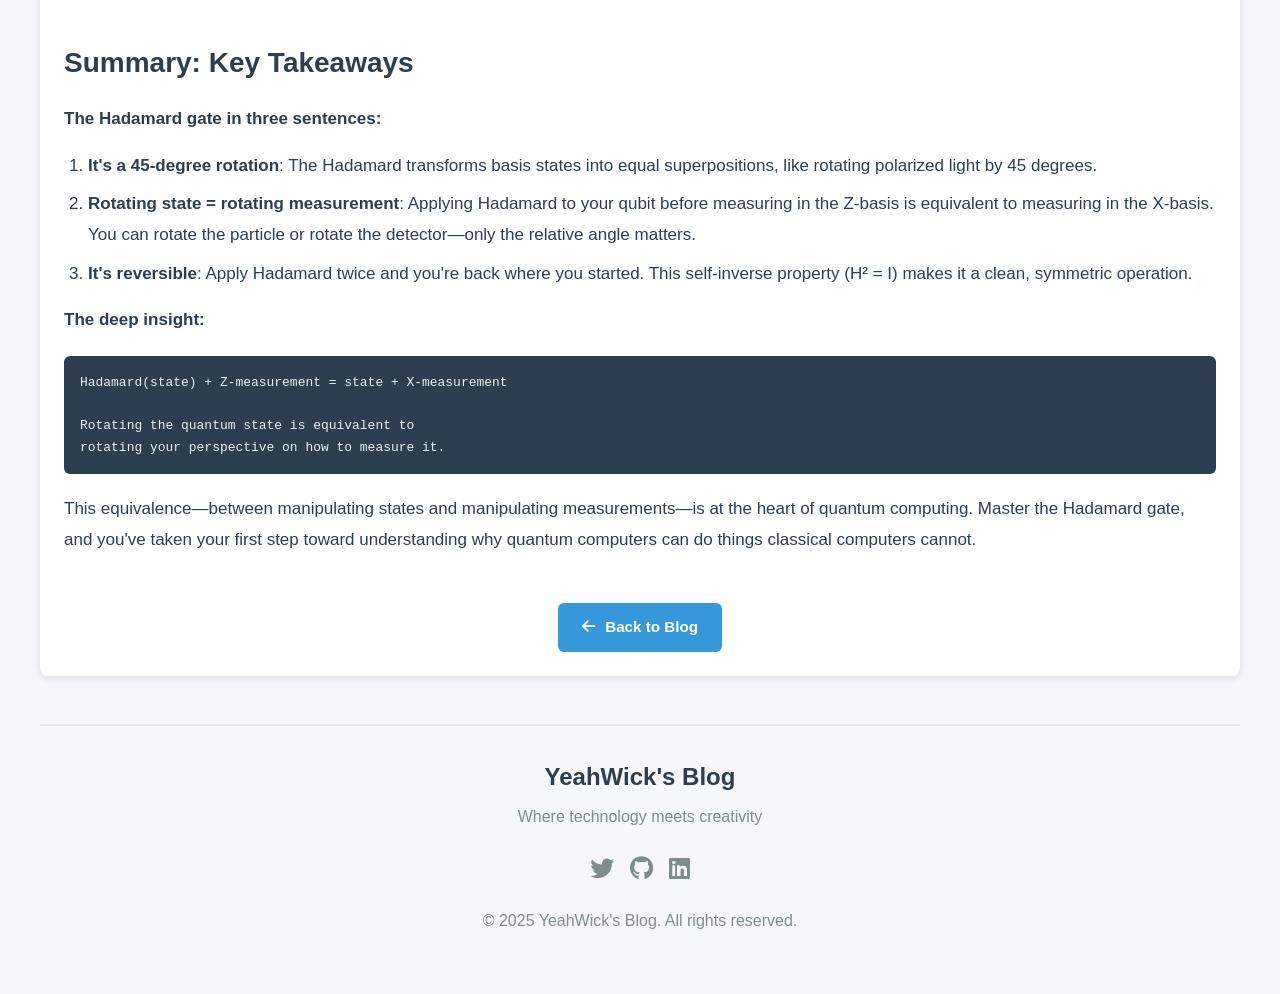
<file: blog/hadamard-gate-the-quantum-coin-flipper.html>
<!DOCTYPE html>
<html lang="en">
<head>
    <meta charset="UTF-8">
    <meta name="viewport" content="width=device-width, initial-scale=1.0">
    <title>The Hadamard Gate: Quantum's 45-Degree Turn - YeahWick's Blog</title>
    <link rel="stylesheet" href="https://cdnjs.cloudflare.com/ajax/libs/font-awesome/6.4.0/css/all.min.css">
    <link rel="stylesheet" href="/styles.css">
</head>
<body>
    <div class="container">
        <!-- Header -->
        <header class="header card">
            <a href="/" class="logo-text">YeahWick's Blog</a>

            <nav class="nav-links">
                <a href="/"><i class="fas fa-home"></i> Home</a>
                <a href="/blog/"><i class="fas fa-blog"></i> Blog</a>
                <a href="/"><i class="fas fa-envelope"></i> Contact</a>
                            <button id="dark-mode-toggle" class="dark-mode-toggle" aria-label="Toggle dark mode">
                    <i class="fas fa-moon"></i>
                </button>
            </nav>
        </header>
        <!-- Blog Post -->
        <article class="card">
            <div class="post-header">
                <h1>The Hadamard Gate: Quantum's 45-Degree Turn</h1>
                <div class="post-meta">
                    <span>January 17, 2026</span>
                </div>
            </div>

            <div class="post-content">
            <h2>The Gate That Creates Possibility</h2>
            <p>Every quantum algorithm you'll ever encounter uses the <strong>Hadamard gate</strong>. It's the gate that transforms certainty into possibility, that takes a qubit sitting comfortably in |0⟩ or |1⟩ and throws it into a superposition of both. But here's the profound insight most tutorials miss: <strong>applying a Hadamard gate to your qubit is mathematically equivalent to rotating your measurement device by 45 degrees.</strong></p>
            <p>This isn't just a mathematical curiosity—it's the key to understanding why quantum computing works. Let's explore the Hadamard gate through classical analogies, and discover why "rotating the particle" and "rotating the detector" are two sides of the same quantum coin.</p>

            <h2>The Polarized Sunglasses Analogy</h2>
            <p>Imagine you have a beam of light and a pair of polarized sunglasses. Light waves oscillate in a direction—this is called polarization. Your sunglasses have tiny slits aligned in one direction (let's say vertical) that only let through light oscillating that same way.</p>
            <p>Here's what happens:</p>
            <ul>
                <li><strong>Vertically polarized light</strong> → passes through completely (100%)</li>
                <li><strong>Horizontally polarized light</strong> → blocked completely (0%)</li>
                <li><strong>Light polarized at 45 degrees</strong> → 50% passes through</li>
            </ul>
            <p>This is exactly how quantum measurement works. Your measurement device (the sunglasses) defines a <strong>basis</strong>—a set of possible outcomes. Light either passes or doesn't. There's no "half-passing."</p>

            <h3>The Key Insight: Two Ways to Get 50/50</h3>
            <p>Now imagine you want to turn a beam of vertically polarized light into something that has a 50/50 chance of passing through your vertical sunglasses. You have two options:</p>
            <ol>
                <li><strong>Rotate the light by 45 degrees</strong> (using a polarization rotator)</li>
                <li><strong>Rotate your sunglasses by 45 degrees</strong></li>
            </ol>
            <p><strong>Both approaches give you the exact same 50/50 outcome.</strong></p>
            <p>In quantum computing:</p>
            <ul>
                <li>Rotating the light = applying a Hadamard gate to your qubit</li>
                <li>Rotating your sunglasses = changing your measurement basis</li>
            </ul>
            <p>The Hadamard gate is that 45-degree rotation for qubits. When you can't physically rotate your measurement device, you rotate the quantum state instead—and the physics is identical.</p>

            <h2>What the Hadamard Gate Actually Does</h2>
            <p>Let's be concrete about the transformation:</p>
            <pre><code># Starting states and their transformations

# If you start with |0⟩ (definitely 0):
H|0⟩ = (|0⟩ + |1⟩) / √2
# Now you have equal probability of measuring 0 or 1

# If you start with |1⟩ (definitely 1):
H|1⟩ = (|0⟩ - |1⟩) / √2
# Also 50/50 probability, but with a phase difference

# The Hadamard matrix:
#      1  [ 1   1 ]
# H = --- [       ]
#     √2  [ 1  -1 ]</code></pre>
            <p>Notice something interesting: applying Hadamard to |0⟩ and |1⟩ both give you 50/50 outcomes, but with different <strong>phases</strong> (the minus sign in the second case). This phase difference is invisible when measuring, but becomes crucial when combining multiple qubits or applying more gates.</p>

            <h3>The Double Hadamard: Back to Where You Started</h3>
            <p>Here's a beautiful property: apply the Hadamard gate twice, and you get back to your original state.</p>
            <pre><code># Apply Hadamard twice to |0⟩:
H(H|0⟩) = H((|0⟩ + |1⟩)/√2)
        = (H|0⟩ + H|1⟩)/√2
        = ((|0⟩ + |1⟩)/√2 + (|0⟩ - |1⟩)/√2) / √2
        = (2|0⟩) / 2
        = |0⟩

# Back to the original state!</code></pre>
            <p>In our sunglasses analogy: rotate 45 degrees, then rotate 45 degrees again in the same direction—you're back to 90 degrees total, which is perpendicular to where you started. But the Hadamard is special: it rotates in a way that two applications bring you full circle.</p>

            <h2>The Classical Setup: Moving the Detector</h2>
            <p>Let's make the "rotating the measurement device" concept more concrete with a macroscopic thought experiment.</p>
            <p>Imagine a machine that fires balls that can spin either clockwise or counterclockwise. You have a detector that measures the spin axis—but the detector can only answer "spin is aligned with my axis" (let's call this UP) or "spin is opposite to my axis" (DOWN).</p>

            <h3>Scenario 1: Detector Aligned with Spin</h3>
            <ul>
                <li>Ball spins along the vertical axis</li>
                <li>Detector measures along the vertical axis</li>
                <li>Result: 100% certainty—you get UP or DOWN depending on the spin direction</li>
            </ul>

            <h3>Scenario 2: Detector at 90 Degrees</h3>
            <ul>
                <li>Ball spins along the vertical axis</li>
                <li>Detector tilted 90 degrees from vertical</li>
                <li>Result: 50% UP, 50% DOWN—the spin is "between" the detector's measurement options</li>
            </ul>

            <h3>Scenario 3: Rotate the Ball Instead</h3>
            <ul>
                <li>Ball's spin axis rotated 90 degrees (using some magnetic field manipulation)</li>
                <li>Detector stays vertical</li>
                <li>Result: 50% UP, 50% DOWN—identical to Scenario 2!</li>
            </ul>
            <p>In quantum computing, we can't usually rotate our measurement device (the physical qubit readout mechanism). So we rotate the quantum state instead using the Hadamard gate. <strong>The physics doesn't care which one you rotate—only the relative angle matters.</strong></p>
            <p><em>(This thought experiment mirrors the real <a href="https://en.wikipedia.org/wiki/Stern%E2%80%93Gerlach_experiment">Stern-Gerlach experiment</a>—a far more reputable source than these Claude Opus 4.5 ramblings.)</em></p>

            <h2>The Z-Basis vs X-Basis: Two Ways to Ask a Question</h2>
            <p>This brings us to a crucial concept: measurement bases.</p>
            <pre><code># The Z-basis (computational basis): "Are you |0⟩ or |1⟩?"
# This is the standard measurement most tutorials start with

# The X-basis: "Are you |+⟩ or |−⟩?"
# where |+⟩ = (|0⟩ + |1⟩)/√2  and  |−⟩ = (|0⟩ - |1⟩)/√2

# These bases are "rotated" 90 degrees from each other on the Bloch sphere</code></pre>
            <p>Here's the punchline:</p>
            <ul>
                <li><strong>Measuring in the X-basis</strong> = Apply Hadamard, then measure in Z-basis</li>
                <li><strong>They're equivalent operations</strong></li>
            </ul>
            <p>When you apply a Hadamard before measuring, you're effectively asking a different question about the qubit. Instead of asking "Are you 0 or 1?", you're asking "Are you in the plus state or the minus state?"</p>

            <h2>Qiskit Examples: Seeing It In Action</h2>
            <p>Let's verify these concepts with real quantum code.</p>

            <h3>Example 1: Hadamard Creates Superposition</h3>
            <pre><code>from qiskit import QuantumCircuit, Aer, execute
from qiskit.visualization import plot_histogram

# Create a circuit with 1 qubit and 1 classical bit
circuit = QuantumCircuit(1, 1)

# Qubit starts in |0⟩ state
# Apply Hadamard to create superposition
circuit.h(0)

# Measure in the Z-basis (computational basis)
circuit.measure(0, 0)

# Run simulation
simulator = Aer.get_backend('qasm_simulator')
result = execute(circuit, backend=simulator, shots=1024).result()
counts = result.get_counts()

print("After H|0⟩, measuring in Z-basis:", counts)
# Expected: approximately {'0': 512, '1': 512}
# The Hadamard created a 50/50 superposition</code></pre>

            <h3>Example 2: Double Hadamard Returns to Original</h3>
            <pre><code># Demonstrate that H(H|0⟩) = |0⟩
circuit = QuantumCircuit(1, 1)

# Apply Hadamard twice
circuit.h(0)  # |0⟩ → (|0⟩ + |1⟩)/√2
circuit.h(0)  # → back to |0⟩

# Measure
circuit.measure(0, 0)

result = execute(circuit, backend=simulator, shots=1024).result()
counts = result.get_counts()

print("After H(H|0⟩):", counts)
# Expected: {'0': 1024} - always 0, we're back to the original state!</code></pre>

            <h3>Example 3: Rotating State vs "Rotating Measurement"</h3>
            <pre><code># Demonstrate that these two approaches are equivalent:
# 1. Create superposition, measure in Z-basis
# 2. Keep |0⟩, measure in X-basis (by applying H before measurement)

# Approach 1: Apply H to state, measure normally
circuit1 = QuantumCircuit(1, 1)
circuit1.h(0)
circuit1.measure(0, 0)

# Approach 2: Keep |0⟩, apply H before measurement
# This is equivalent to measuring in the X-basis
circuit2 = QuantumCircuit(1, 1)
# State stays as |0⟩
circuit2.h(0)  # "Rotate" into X-basis before measuring
circuit2.measure(0, 0)

# Wait—these are the same circuit! And that's the point.
# Rotating the state and rotating the measurement basis
# are mathematically identical operations.

# Let's make it clearer with a |+⟩ state:
circuit_plus = QuantumCircuit(1, 1)
circuit_plus.h(0)  # Create |+⟩ state

# Measure in Z-basis
circuit_plus.measure(0, 0)
result_z = execute(circuit_plus, backend=simulator, shots=1024).result()
print("Measuring |+⟩ in Z-basis:", result_z.get_counts())
# Expected: ~50/50 (because |+⟩ is superposition of Z-basis states)

# Now measure |+⟩ in X-basis (apply H, then Z-measure)
circuit_plus_x = QuantumCircuit(1, 1)
circuit_plus_x.h(0)  # Create |+⟩ state
circuit_plus_x.h(0)  # Convert to X-basis (H|+⟩ = |0⟩)
circuit_plus_x.measure(0, 0)
result_x = execute(circuit_plus_x, backend=simulator, shots=1024).result()
print("Measuring |+⟩ in X-basis:", result_x.get_counts())
# Expected: {'0': 1024} - always 0! |+⟩ is an eigenstate of X.</code></pre>

            <h3>Example 4: The Physical Intuition</h3>
            <pre><code># This example shows why the relative angle matters
#
# Imagine our qubit is polarized light:
# - |0⟩ = vertical polarization
# - |1⟩ = horizontal polarization
# - |+⟩ = 45-degree polarization
#
# Our "measurement device" is polarized sunglasses

def measure_with_rotated_detector(state_prep_gates, detector_rotation_gates):
    """
    Shows that rotating the state OR rotating the detector
    gives equivalent results.
    """
    circuit = QuantumCircuit(1, 1)

    # Prepare the state
    for gate in state_prep_gates:
        if gate == 'h':
            circuit.h(0)
        elif gate == 'x':
            circuit.x(0)

    # "Rotate the detector" by applying gates before measurement
    for gate in detector_rotation_gates:
        if gate == 'h':
            circuit.h(0)

    circuit.measure(0, 0)
    result = execute(circuit, backend=simulator, shots=1024).result()
    return result.get_counts()

# Scenario: |0⟩ state, detector aligned (no rotation)
print("Vertical light, vertical detector:",
      measure_with_rotated_detector([], []))
# Output: {'0': 1024} - 100% passes through

# Scenario: |0⟩ state, detector rotated 45° (Hadamard)
print("Vertical light, 45° detector:",
      measure_with_rotated_detector([], ['h']))
# Output: ~{'0': 512, '1': 512} - 50/50

# Scenario: |+⟩ state (45° light), detector vertical
print("45° light, vertical detector:",
      measure_with_rotated_detector(['h'], []))
# Output: ~{'0': 512, '1': 512} - same 50/50!

# The last two are equivalent because only the RELATIVE
# angle between state and measurement basis matters</code></pre>

            <h2>Why This Matters: The Foundation of Quantum Algorithms</h2>
            <p>The Hadamard gate is fundamental because:</p>
            <ol>
                <li><strong>It creates superposition</strong>: The starting point for quantum parallelism. A single Hadamard transforms one definite state into a superposition that, combined with other qubits, can explore exponentially many possibilities at once.</li>
                <li><strong>It changes the "question" you're asking</strong>: Quantum algorithms work by carefully choosing which basis to measure in. The Hadamard lets you switch between asking "0 or 1?" and "plus or minus?"</li>
                <li><strong>It enables interference</strong>: The phase difference between H|0⟩ = |+⟩ and H|1⟩ = |−⟩ is what allows quantum algorithms to amplify correct answers and cancel wrong ones.</li>
            </ol>
            <p>Consider Grover's search algorithm: it applies Hadamards to create a uniform superposition, then uses clever phase manipulation to make the correct answer "stand out" when measured. Without the Hadamard's ability to create and manipulate superposition, quantum speedup would be impossible.</p>

            <h2>The Deep Insight: Bases Are Relative</h2>
            <p>Here's the philosophical takeaway: in quantum mechanics, there's no "natural" way to describe a state. The Z-basis (|0⟩, |1⟩) seems special because our physical qubits are built to measure in that basis easily—but mathematically, the X-basis (|+⟩, |−⟩) is equally valid.</p>
            <p>A state that looks like "pure superposition" in one basis looks like "definite value" in another:</p>
            <pre><code># The |+⟩ state:
# In Z-basis: |+⟩ = (|0⟩ + |1⟩)/√2  - superposition, 50/50 when measured
# In X-basis: |+⟩ = |+⟩             - eigenstate, 100% deterministic!

# The |0⟩ state:
# In Z-basis: |0⟩ = |0⟩             - eigenstate, 100% deterministic
# In X-basis: |0⟩ = (|+⟩ + |−⟩)/√2  - superposition!</code></pre>
            <p>The Hadamard gate is the bridge between these perspectives. It doesn't "create" uncertainty—it <em>transforms</em> certainty in one basis into uncertainty in another, and vice versa.</p>

            <h2>Summary: Key Takeaways</h2>
            <p><strong>The Hadamard gate in three sentences:</strong></p>
            <ol>
                <li><strong>It's a 45-degree rotation</strong>: The Hadamard transforms basis states into equal superpositions, like rotating polarized light by 45 degrees.</li>
                <li><strong>Rotating state = rotating measurement</strong>: Applying Hadamard to your qubit before measuring in the Z-basis is equivalent to measuring in the X-basis. You can rotate the particle or rotate the detector—only the relative angle matters.</li>
                <li><strong>It's reversible</strong>: Apply Hadamard twice and you're back where you started. This self-inverse property (H² = I) makes it a clean, symmetric operation.</li>
            </ol>
            <p><strong>The deep insight:</strong></p>
            <pre><code>Hadamard(state) + Z-measurement = state + X-measurement

Rotating the quantum state is equivalent to
rotating your perspective on how to measure it.</code></pre>
            <p>This equivalence—between manipulating states and manipulating measurements—is at the heart of quantum computing. Master the Hadamard gate, and you've taken your first step toward understanding why quantum computers can do things classical computers cannot.</p>
            </div>

            <div style="text-align: center;">
                <a href="/blog/" class="button back-button"><i class="fas fa-arrow-left"></i> Back to Blog</a>
            </div>
        </article>
        <!-- Footer -->
        <footer class="footer">
            <div class="logo-text">YeahWick's Blog</div>
            <p>Where technology meets creativity</p>

            <div class="social-icons">
                <a href="#" aria-label="Twitter"><i class="fab fa-twitter"></i></a>
                <a href="#" aria-label="GitHub"><i class="fab fa-github"></i></a>
                <a href="#" aria-label="LinkedIn"><i class="fab fa-linkedin"></i></a>
            </div>

            <p>&copy; 2025 YeahWick's Blog. All rights reserved.</p>
        </footer>
    </div>
    <script src="/scripts/dark-mode.js"></script>
</body>
</html>
</file>
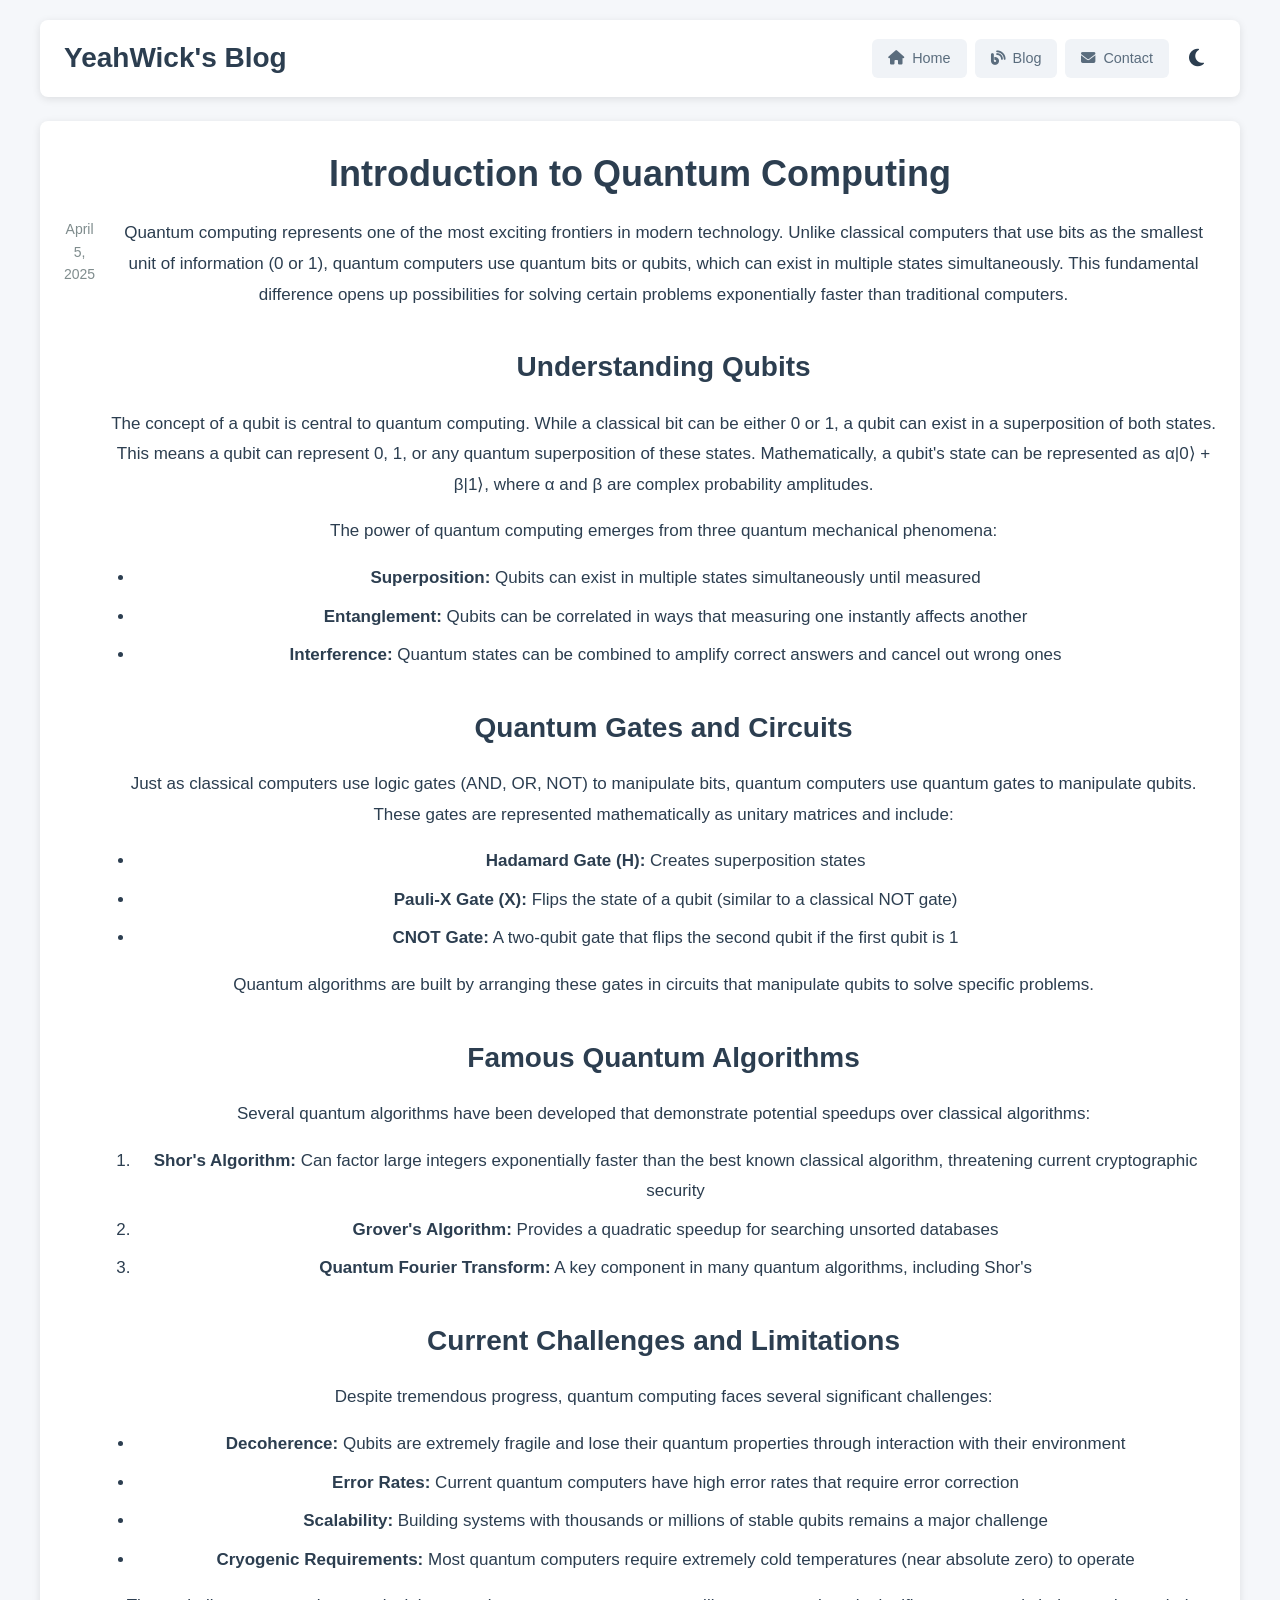
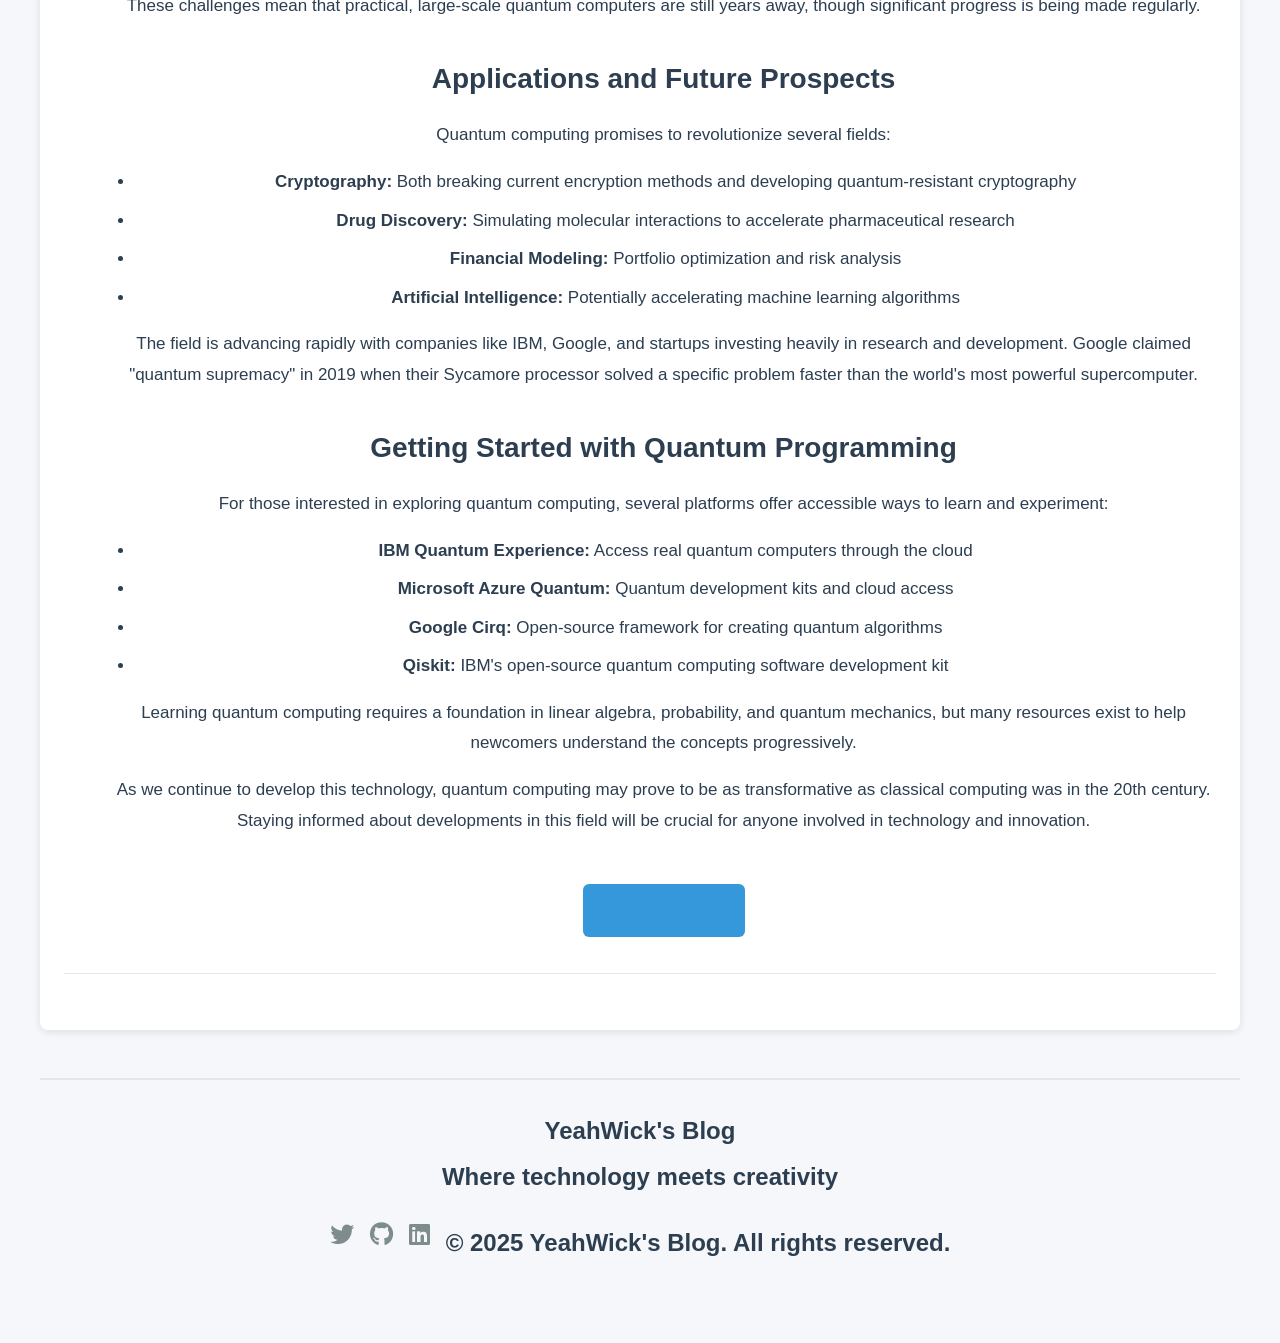
<file: blog/introduction-to-quantum-computing.html>
<!DOCTYPE html>
<html lang="en">
<head>
    <meta charset="UTF-8">
    <meta name="viewport" content="width=device-width, initial-scale=1.0">
    <title>Introduction to Quantum Computing - YeahWick's Blog</title>
    <link rel="stylesheet" href="https://cdnjs.cloudflare.com/ajax/libs/font-awesome/6.4.0/css/all.min.css">
    <link rel="stylesheet" href="/styles.css">
</head>
<body>
    <div class="container">
        <!-- Header -->
        <header class="header card">
            <a href="/" class="logo-text">YeahWick's Blog</a>
            
            <nav class="nav-links">
                <a href="/"><i class="fas fa-home"></i> Home</a>
                <a href="/blog/"><i class="fas fa-blog"></i> Blog</a>
                <a href="/"><i class="fas fa-envelope"></i> Contact</a>
                            <button id="dark-mode-toggle" class="dark-mode-toggle" aria-label="Toggle dark mode">
                    <i class="fas fa-moon"></i>
                </button>
            </nav>
        </header>
        <!-- Blog Post -->
        <article class="card">
            <div class="post-header">
                <h1>Introduction to Quantum Computing</h1>
                <div class="post-meta">
                    <span>April 5, 2025</span>

            
            <div class="post-content">
                <p>Quantum computing represents one of the most exciting frontiers in modern technology. Unlike classical computers that use bits as the smallest unit of information (0 or 1), quantum computers use quantum bits or qubits, which can exist in multiple states simultaneously. This fundamental difference opens up possibilities for solving certain problems exponentially faster than traditional computers.</p>
                <h2>Understanding Qubits</h2>
                <p>The concept of a qubit is central to quantum computing. While a classical bit can be either 0 or 1, a qubit can exist in a superposition of both states. This means a qubit can represent 0, 1, or any quantum superposition of these states. Mathematically, a qubit's state can be represented as α|0⟩ + β|1⟩, where α and β are complex probability amplitudes.</p>
                <p>The power of quantum computing emerges from three quantum mechanical phenomena:</p>
                <ul>
                    <li><strong>Superposition:</strong> Qubits can exist in multiple states simultaneously until measured</li>
                    <li><strong>Entanglement:</strong> Qubits can be correlated in ways that measuring one instantly affects another</li>
                    <li><strong>Interference:</strong> Quantum states can be combined to amplify correct answers and cancel out wrong ones</li>
                </ul>
                <h2>Quantum Gates and Circuits</h2>
                <p>Just as classical computers use logic gates (AND, OR, NOT) to manipulate bits, quantum computers use quantum gates to manipulate qubits. These gates are represented mathematically as unitary matrices and include:</p>
                <ul>
                    <li><strong>Hadamard Gate (H):</strong> Creates superposition states</li>
                    <li><strong>Pauli-X Gate (X):</strong> Flips the state of a qubit (similar to a classical NOT gate)</li>
                    <li><strong>CNOT Gate:</strong> A two-qubit gate that flips the second qubit if the first qubit is 1</li>
                </ul>
                <p>Quantum algorithms are built by arranging these gates in circuits that manipulate qubits to solve specific problems.</p>
                <h2>Famous Quantum Algorithms</h2>
                <p>Several quantum algorithms have been developed that demonstrate potential speedups over classical algorithms:</p>
                <ol>
                    <li><strong>Shor's Algorithm:</strong> Can factor large integers exponentially faster than the best known classical algorithm, threatening current cryptographic security</li>
                    <li><strong>Grover's Algorithm:</strong> Provides a quadratic speedup for searching unsorted databases</li>
                    <li><strong>Quantum Fourier Transform:</strong> A key component in many quantum algorithms, including Shor's</li>
                </ol>
                <h2>Current Challenges and Limitations</h2>
                <p>Despite tremendous progress, quantum computing faces several significant challenges:</p>
                <ul>
                    <li><strong>Decoherence:</strong> Qubits are extremely fragile and lose their quantum properties through interaction with their environment</li>
                    <li><strong>Error Rates:</strong> Current quantum computers have high error rates that require error correction</li>
                    <li><strong>Scalability:</strong> Building systems with thousands or millions of stable qubits remains a major challenge</li>
                    <li><strong>Cryogenic Requirements:</strong> Most quantum computers require extremely cold temperatures (near absolute zero) to operate</li>
                </ul>
                <p>These challenges mean that practical, large-scale quantum computers are still years away, though significant progress is being made regularly.</p>
                <h2>Applications and Future Prospects</h2>
                <p>Quantum computing promises to revolutionize several fields:</p>
                <ul>
                    <li><strong>Cryptography:</strong> Both breaking current encryption methods and developing quantum-resistant cryptography</li>
                    <li><strong>Drug Discovery:</strong> Simulating molecular interactions to accelerate pharmaceutical research</li>
                    <li><strong>Financial Modeling:</strong> Portfolio optimization and risk analysis</li>
                    <li><strong>Artificial Intelligence:</strong> Potentially accelerating machine learning algorithms</li>
                </ul>
                <p>The field is advancing rapidly with companies like IBM, Google, and startups investing heavily in research and development. Google claimed "quantum supremacy" in 2019 when their Sycamore processor solved a specific problem faster than the world's most powerful supercomputer.</p>
                <h2>Getting Started with Quantum Programming</h2>
                <p>For those interested in exploring quantum computing, several platforms offer accessible ways to learn and experiment:</p>
                <ul>
                    <li><strong>IBM Quantum Experience:</strong> Access real quantum computers through the cloud</li>
                    <li><strong>Microsoft Azure Quantum:</strong> Quantum development kits and cloud access</li>
                    <li><strong>Google Cirq:</strong> Open-source framework for creating quantum algorithms</li>
                    <li><strong>Qiskit:</strong> IBM's open-source quantum computing software development kit</li>
                </ul>
                <p>Learning quantum computing requires a foundation in linear algebra, probability, and quantum mechanics, but many resources exist to help newcomers understand the concepts progressively.</p>
                <p>As we continue to develop this technology, quantum computing may prove to be as transformative as classical computing was in the 20th century. Staying informed about developments in this field will be crucial for anyone involved in technology and innovation.</p>
            
            <div style="text-align: center;">
                <a href="/blog/" class="button back-button"><i class="fas fa-arrow-left"></i> Back to Blog</a>
            
        </article>
        <!-- Footer -->
        <footer class="footer">
                <div class="logo-text">YeahWick's Blog
                <p>Where technology meets creativity</p>
            
            <div class="social-icons">
                <a href="#" aria-label="Twitter"><i class="fab fa-twitter"></i></a>
                <a href="#" aria-label="GitHub"><i class="fab fa-github"></i></a>
                <a href="#" aria-label="LinkedIn"><i class="fab fa-linkedin"></i></a>
            
                <p>&copy; 2025 YeahWick's Blog. All rights reserved.</p>
            
        </footer>
    
    <script src="/scripts/dark-mode.js"></script>
</body>
</html>
</file>
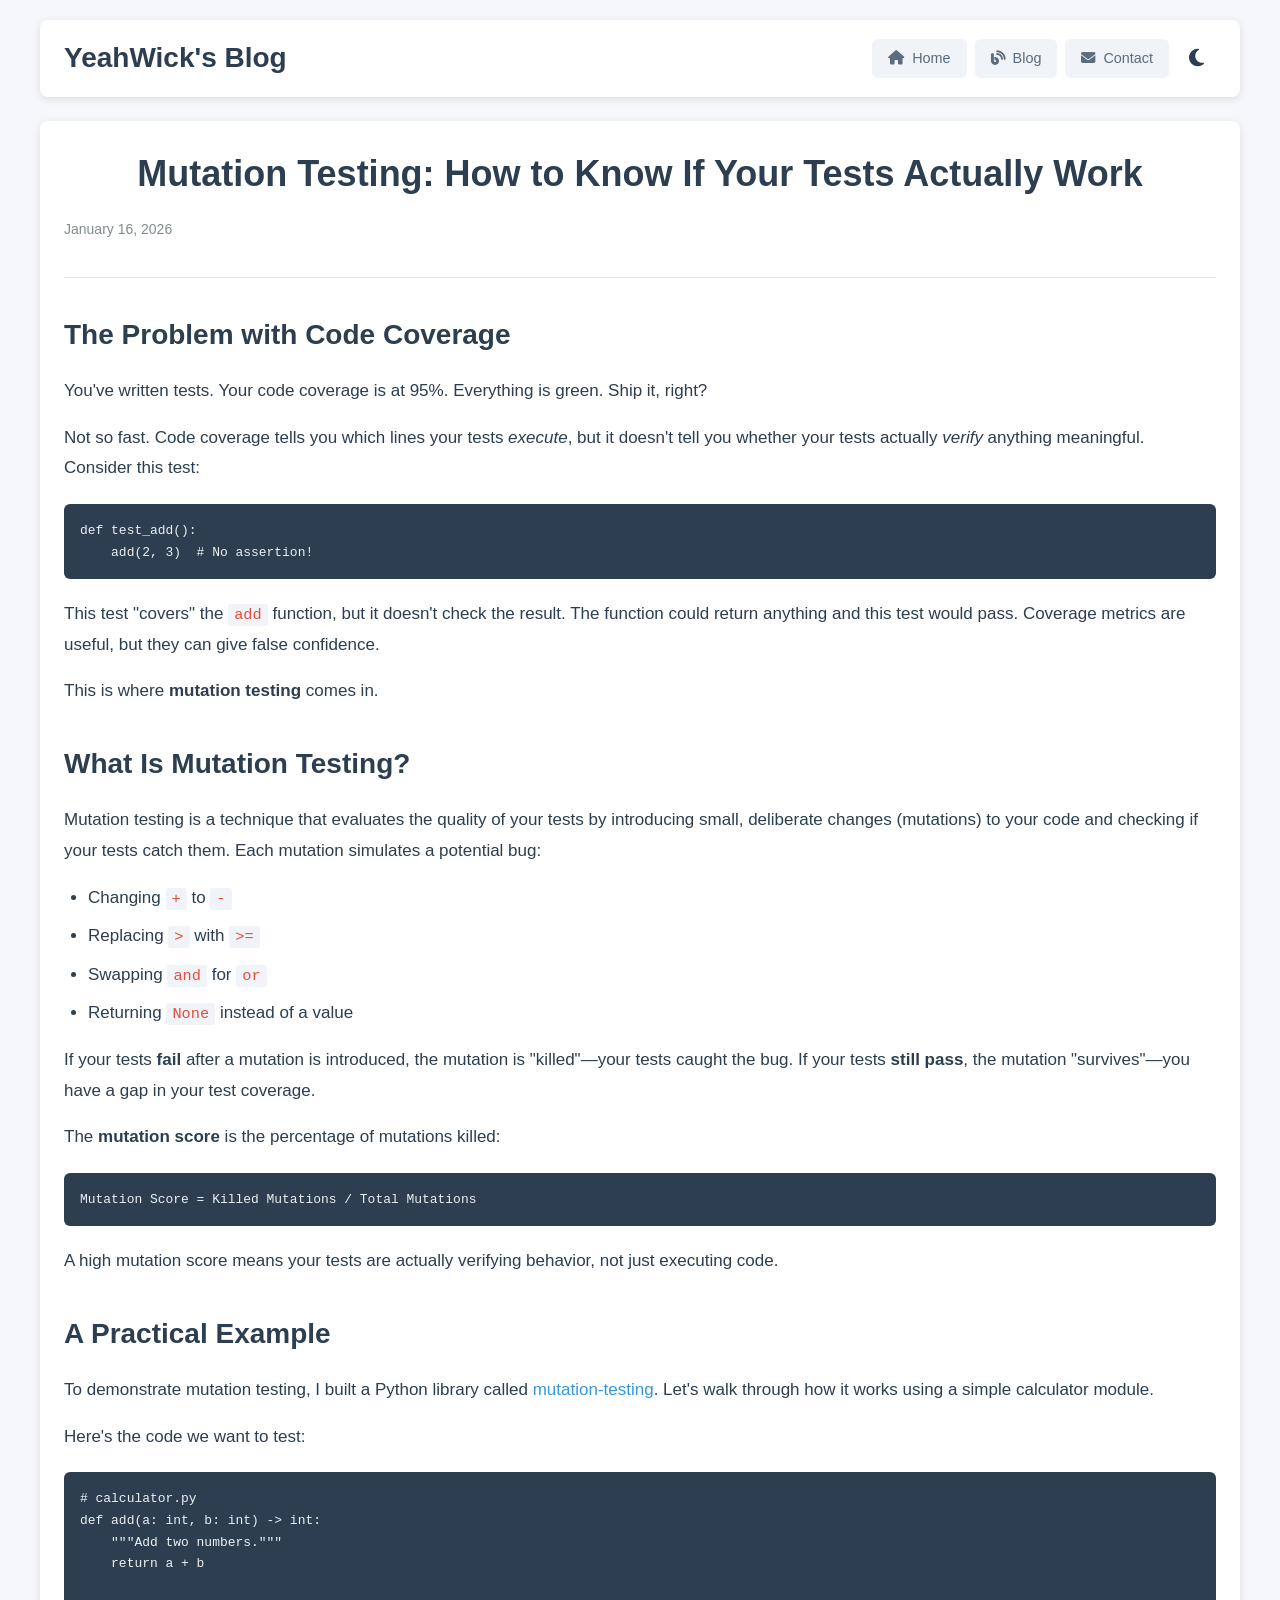
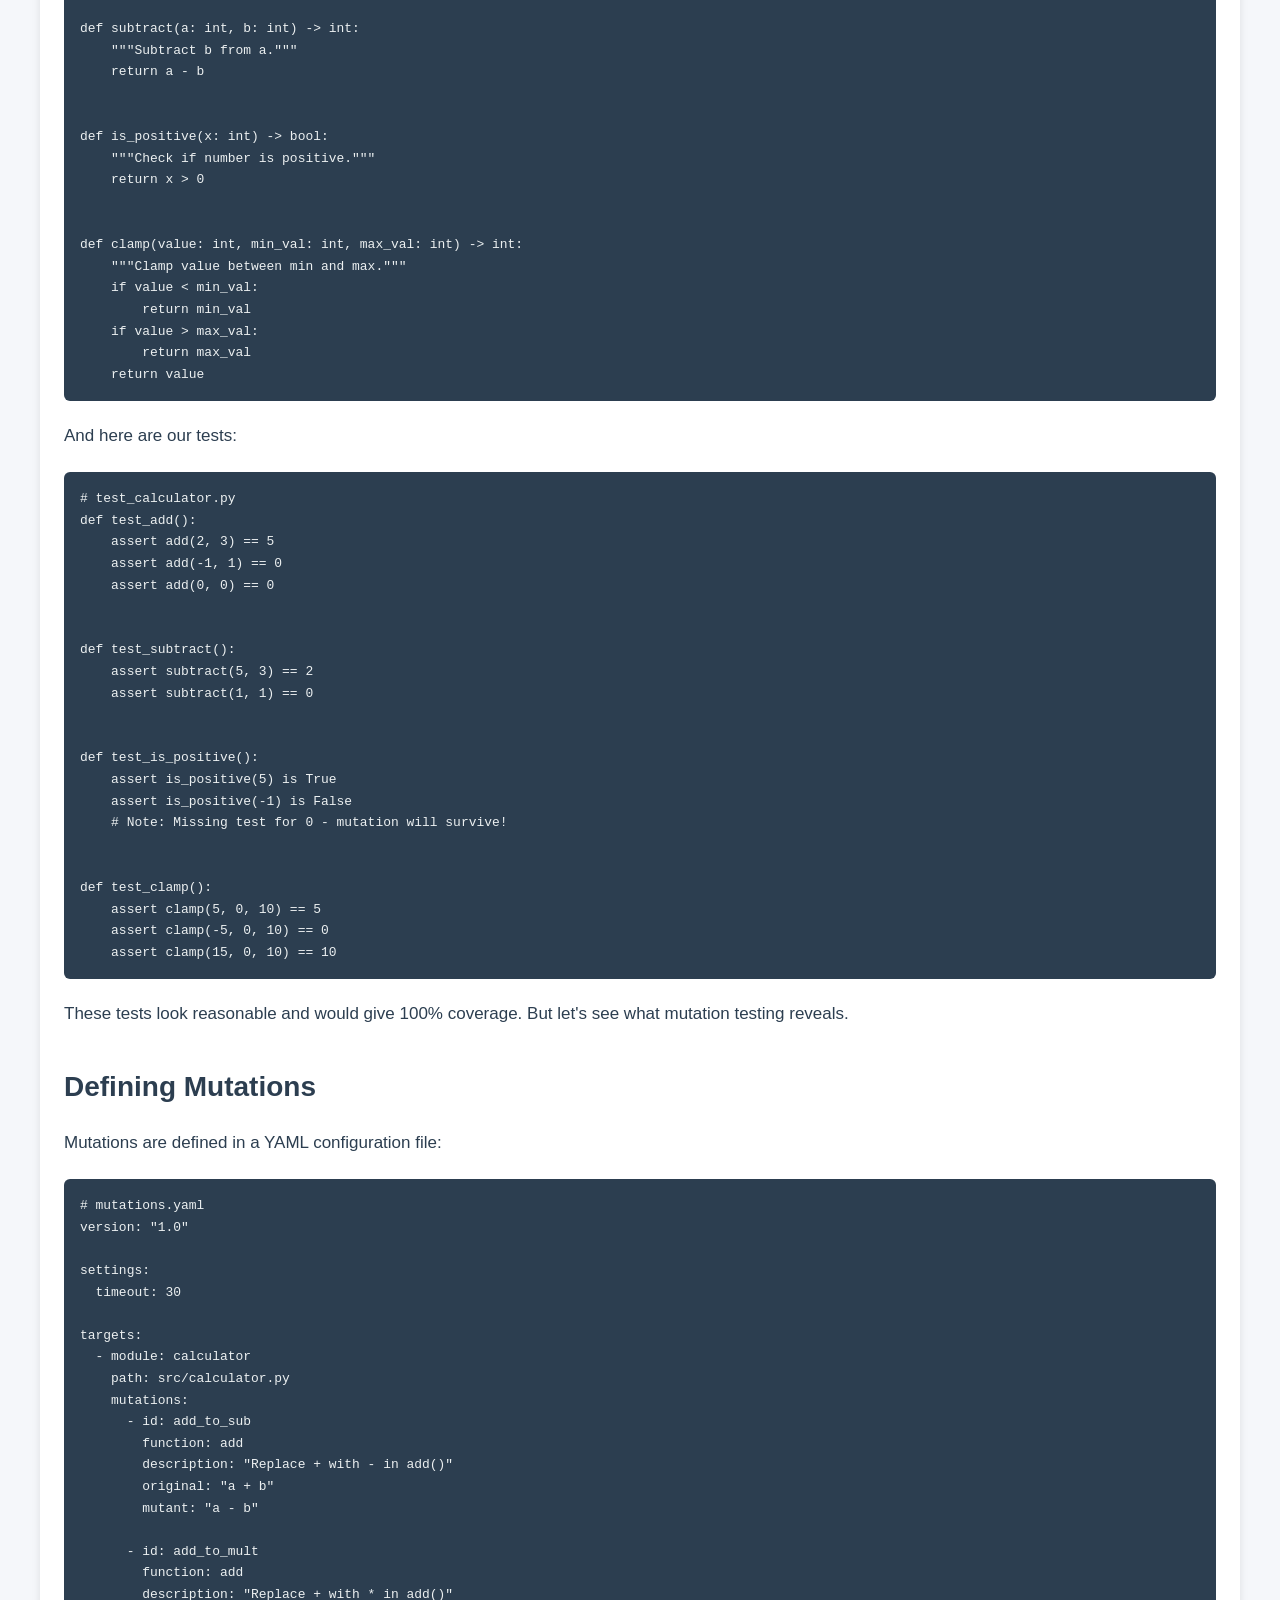
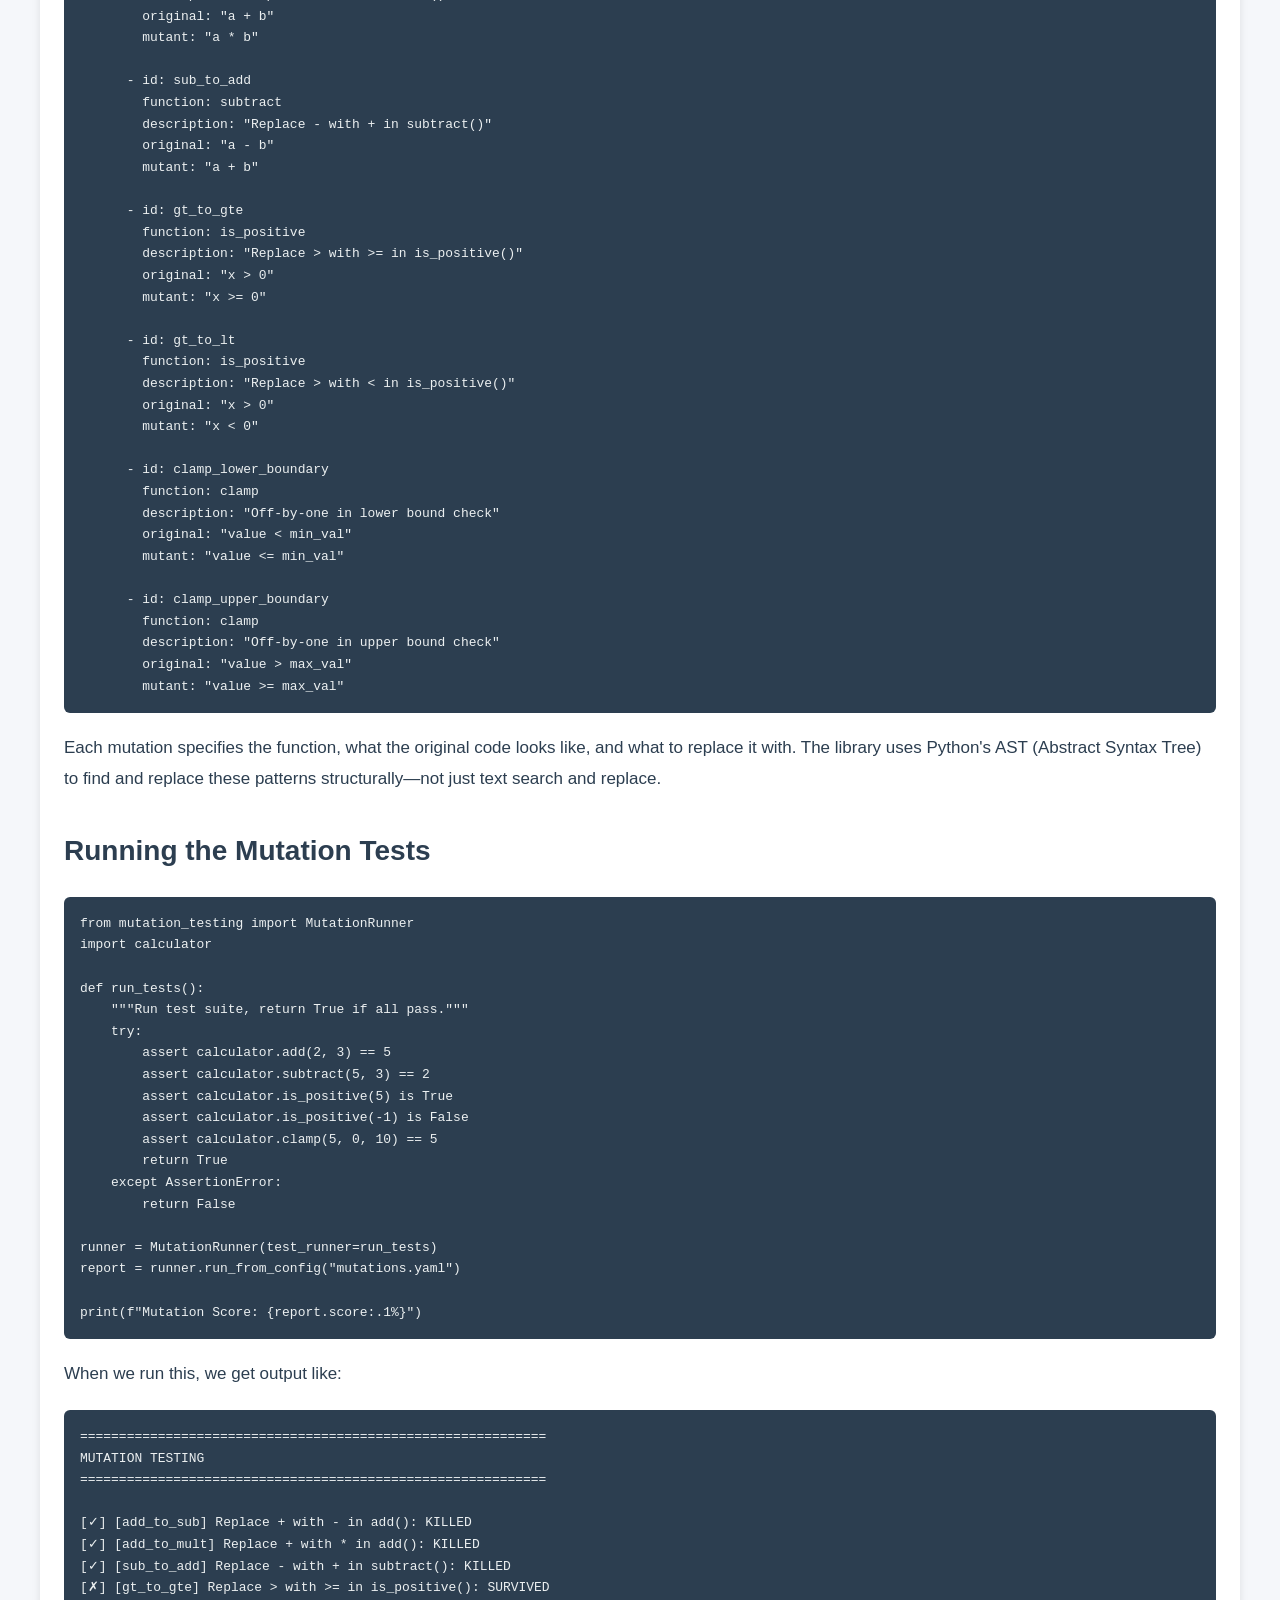
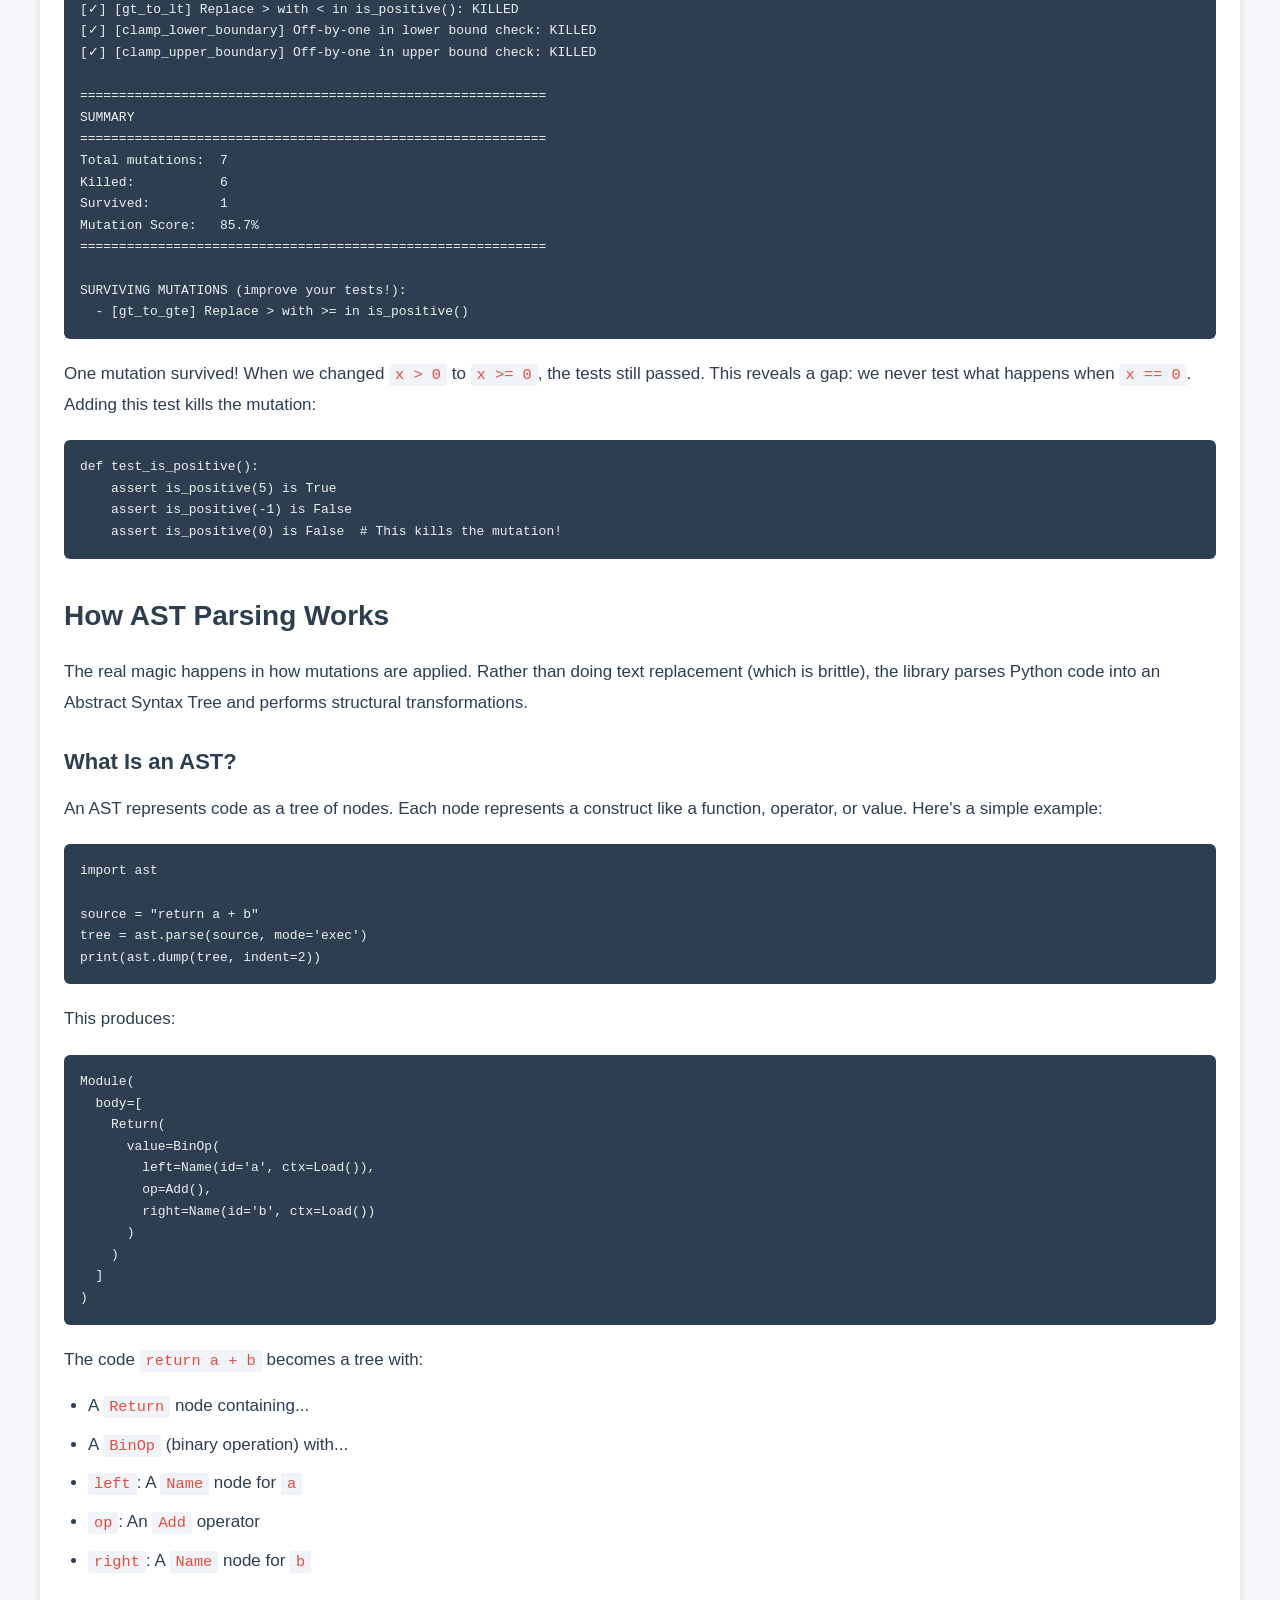
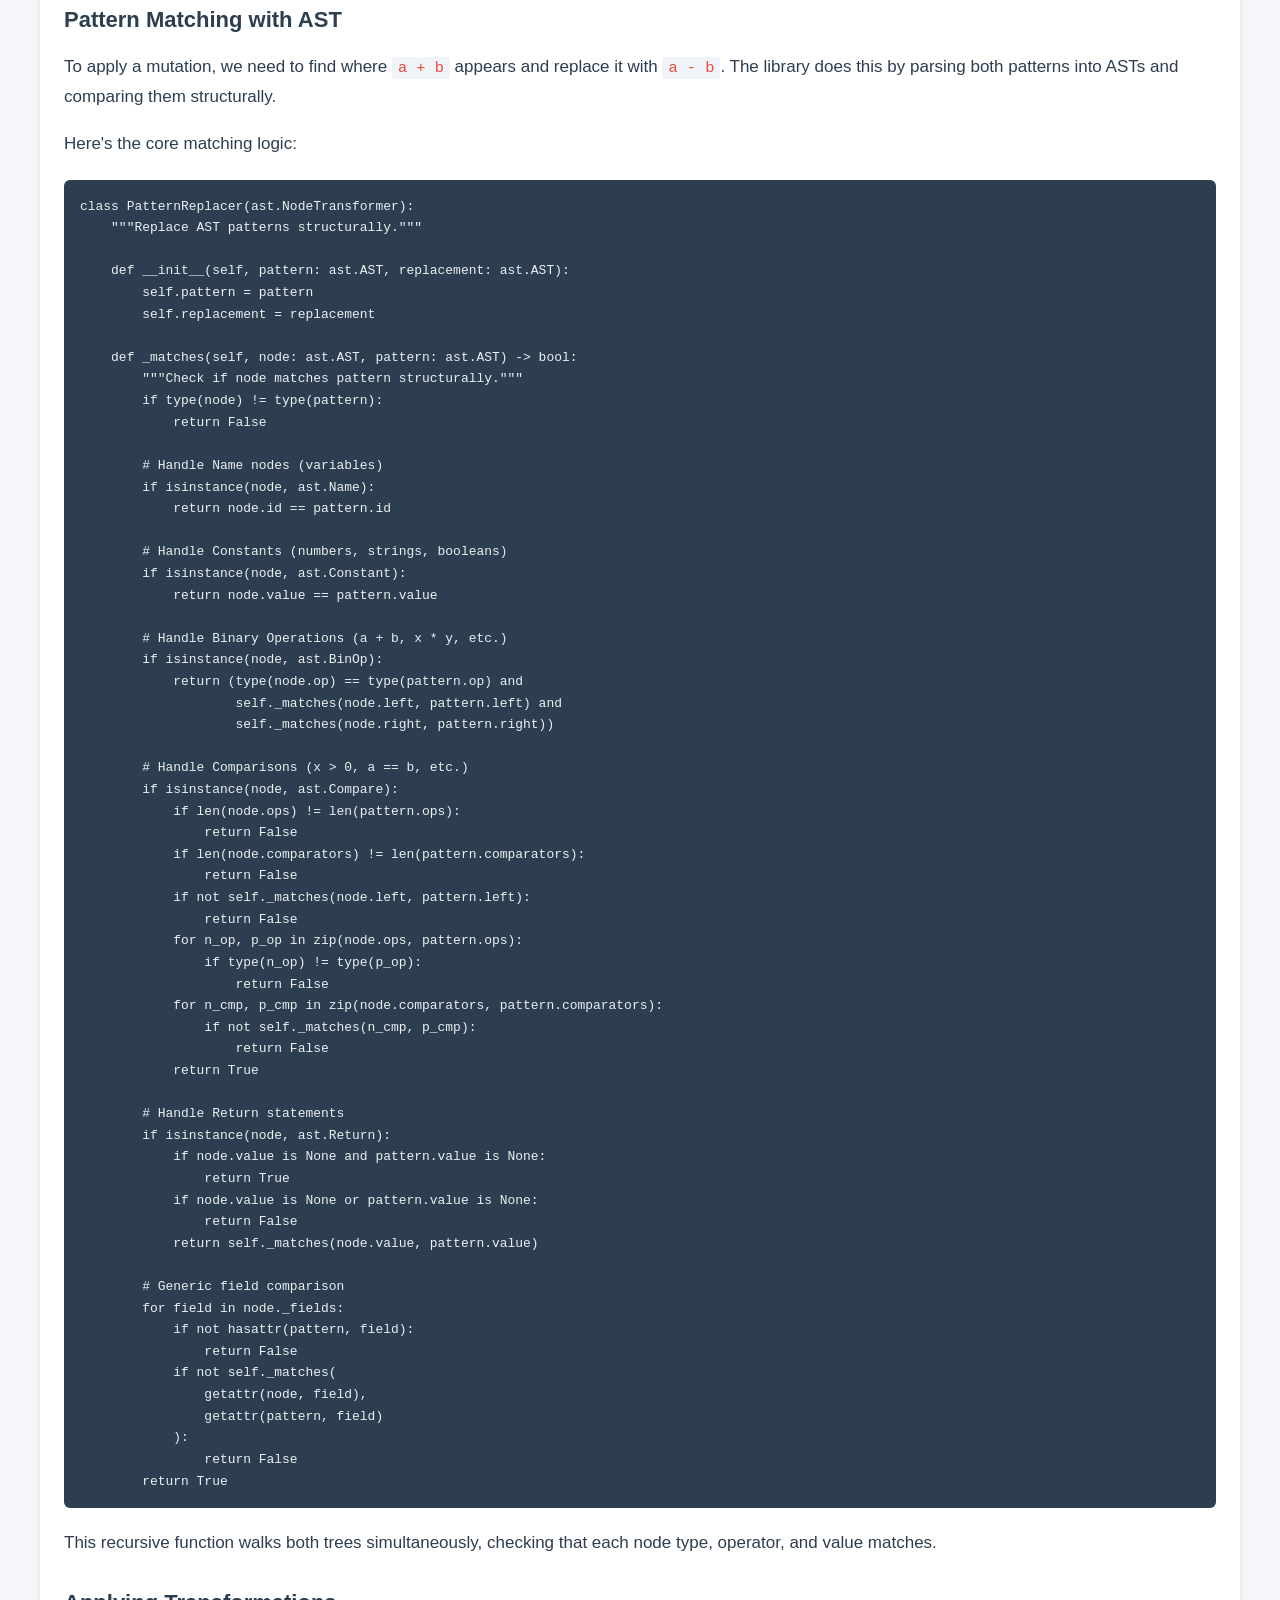
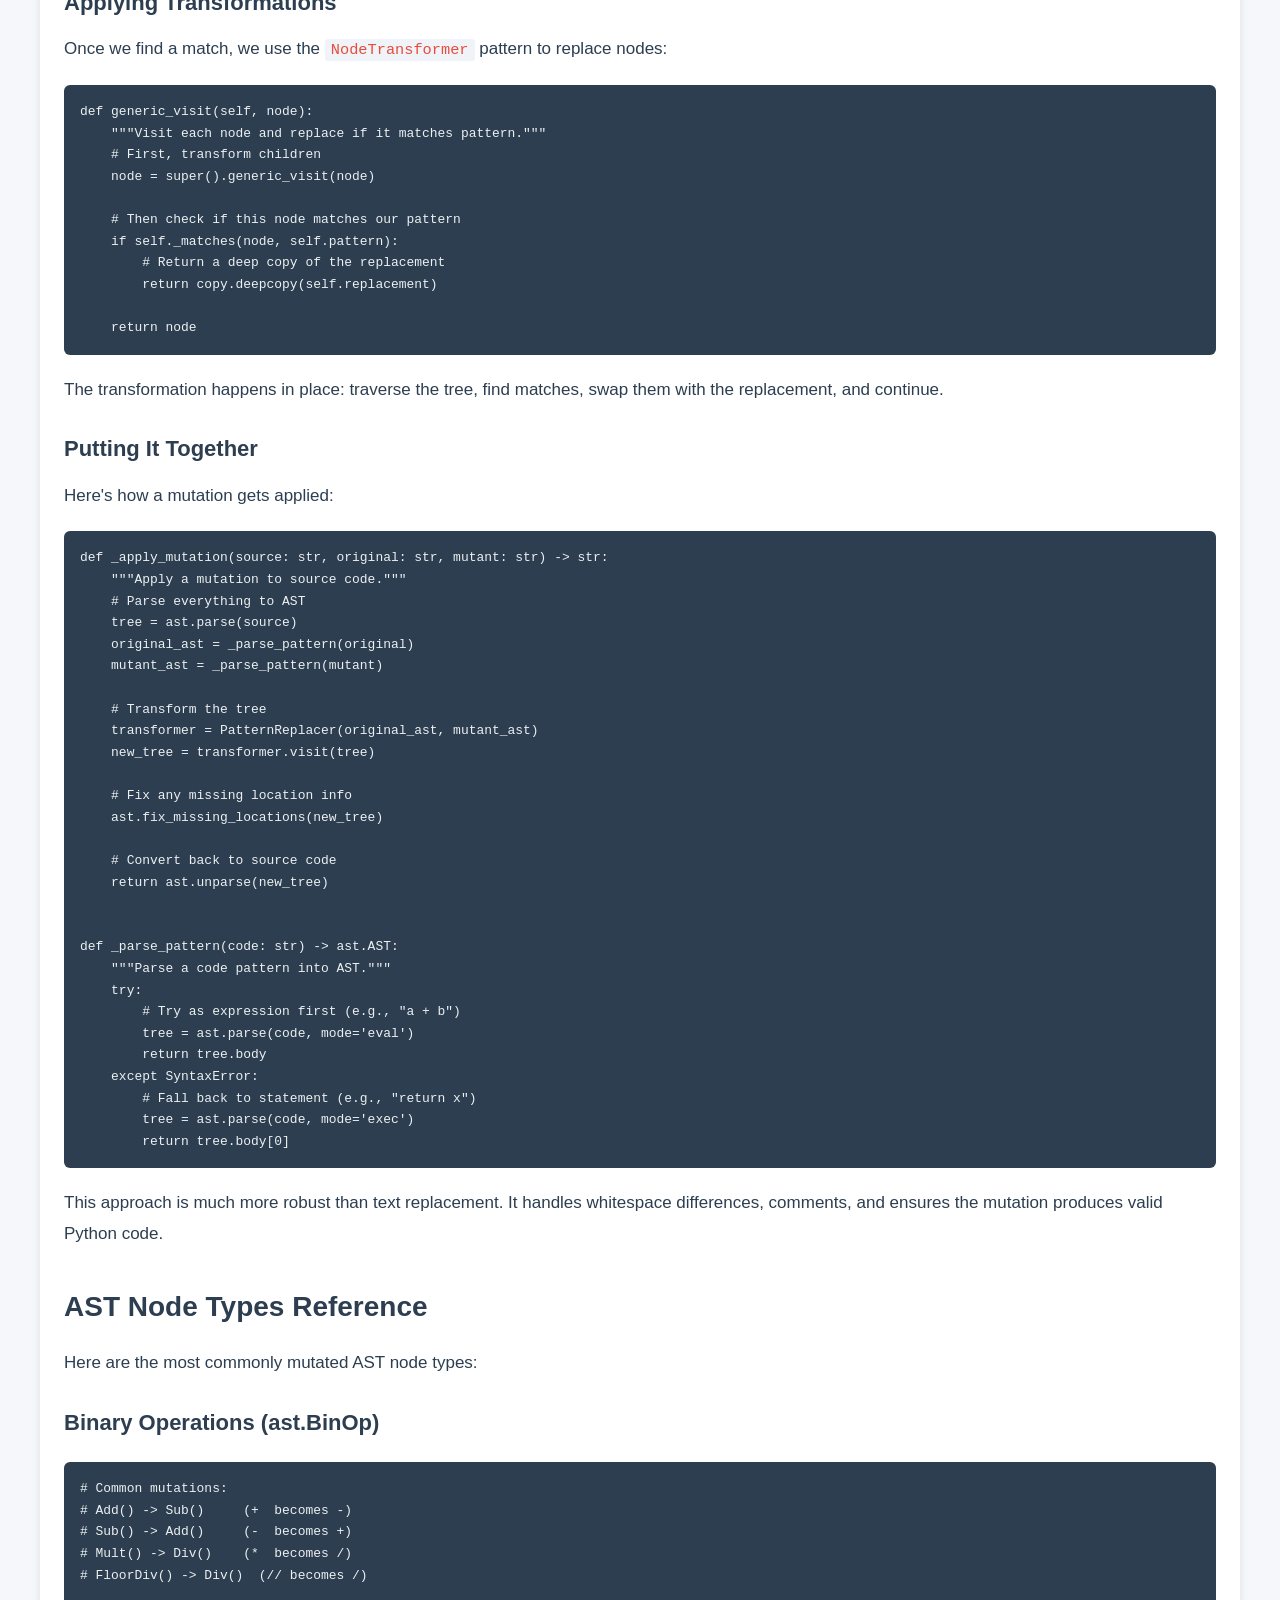
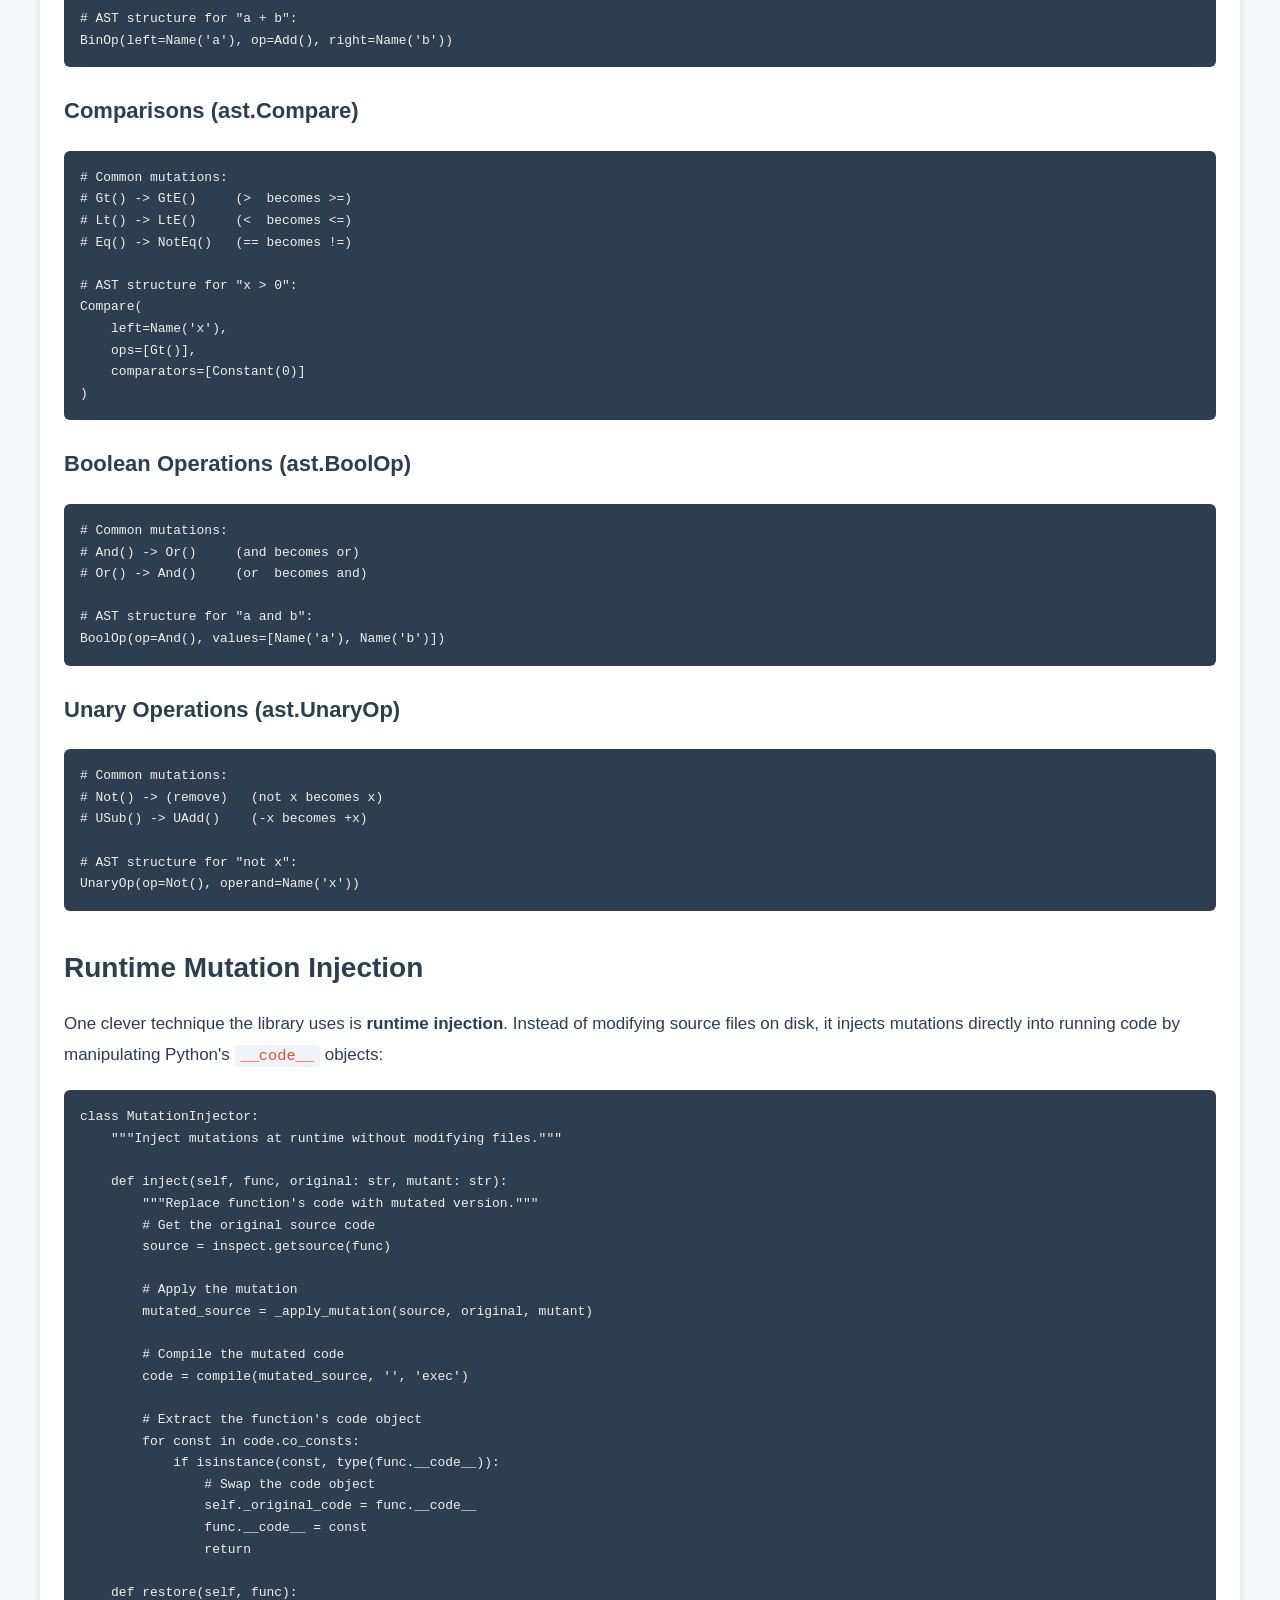
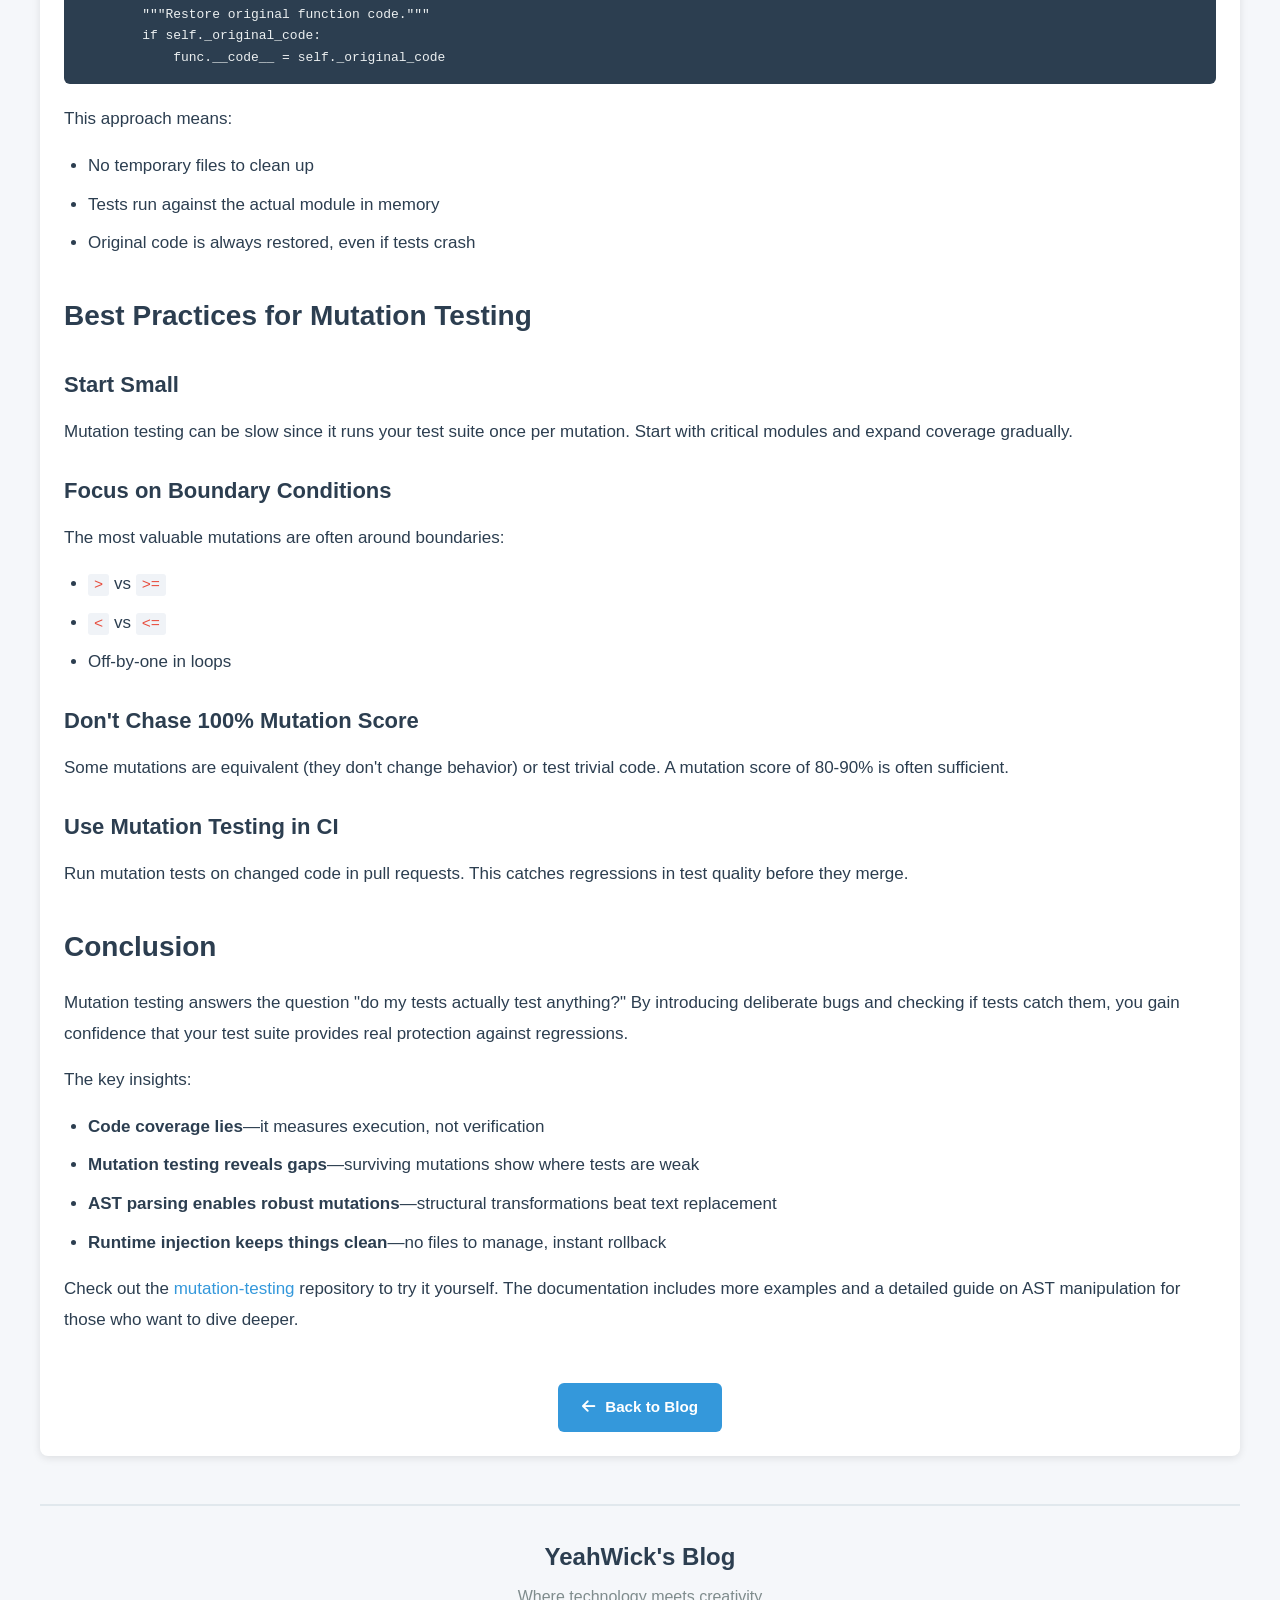
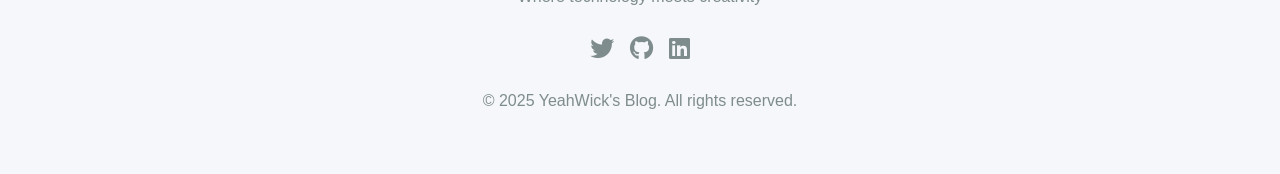
<file: blog/mutation-testing-for-better-tests.html>
<!DOCTYPE html>
<html lang="en">
<head>
    <meta charset="UTF-8">
    <meta name="viewport" content="width=device-width, initial-scale=1.0">
    <title>Mutation Testing: How to Know If Your Tests Actually Work - YeahWick's Blog</title>
    <link rel="stylesheet" href="https://cdnjs.cloudflare.com/ajax/libs/font-awesome/6.4.0/css/all.min.css">
    <link rel="stylesheet" href="/styles.css">
</head>
<body>
    <div class="container">
        <!-- Header -->
        <header class="header card">
            <a href="/" class="logo-text">YeahWick's Blog</a>

            <nav class="nav-links">
                <a href="/"><i class="fas fa-home"></i> Home</a>
                <a href="/blog/"><i class="fas fa-blog"></i> Blog</a>
                <a href="/"><i class="fas fa-envelope"></i> Contact</a>
                            <button id="dark-mode-toggle" class="dark-mode-toggle" aria-label="Toggle dark mode">
                    <i class="fas fa-moon"></i>
                </button>
            </nav>
        </header>
        <!-- Blog Post -->
        <article class="card">
            <div class="post-header">
                <h1>Mutation Testing: How to Know If Your Tests Actually Work</h1>
                <div class="post-meta">
                    <span>January 16, 2026</span>
                </div>
            </div>

            <div class="post-content">
            <h2>The Problem with Code Coverage</h2>
            <p>You've written tests. Your code coverage is at 95%. Everything is green. Ship it, right?</p>
            <p>Not so fast. Code coverage tells you which lines your tests <em>execute</em>, but it doesn't tell you whether your tests actually <em>verify</em> anything meaningful. Consider this test:</p>
            <pre><code>def test_add():
    add(2, 3)  # No assertion!</code></pre>
            <p>This test "covers" the <code>add</code> function, but it doesn't check the result. The function could return anything and this test would pass. Coverage metrics are useful, but they can give false confidence.</p>
            <p>This is where <strong>mutation testing</strong> comes in.</p>

            <h2>What Is Mutation Testing?</h2>
            <p>Mutation testing is a technique that evaluates the quality of your tests by introducing small, deliberate changes (mutations) to your code and checking if your tests catch them. Each mutation simulates a potential bug:</p>
            <ul>
                <li>Changing <code>+</code> to <code>-</code></li>
                <li>Replacing <code>&gt;</code> with <code>&gt;=</code></li>
                <li>Swapping <code>and</code> for <code>or</code></li>
                <li>Returning <code>None</code> instead of a value</li>
            </ul>
            <p>If your tests <strong>fail</strong> after a mutation is introduced, the mutation is "killed"—your tests caught the bug. If your tests <strong>still pass</strong>, the mutation "survives"—you have a gap in your test coverage.</p>
            <p>The <strong>mutation score</strong> is the percentage of mutations killed:</p>
            <pre><code>Mutation Score = Killed Mutations / Total Mutations</code></pre>
            <p>A high mutation score means your tests are actually verifying behavior, not just executing code.</p>

            <h2>A Practical Example</h2>
            <p>To demonstrate mutation testing, I built a Python library called <a href="https://github.com/yeahwick/mutation-testing">mutation-testing</a>. Let's walk through how it works using a simple calculator module.</p>
            <p>Here's the code we want to test:</p>
            <pre><code># calculator.py
def add(a: int, b: int) -> int:
    """Add two numbers."""
    return a + b


def subtract(a: int, b: int) -> int:
    """Subtract b from a."""
    return a - b


def is_positive(x: int) -> bool:
    """Check if number is positive."""
    return x > 0


def clamp(value: int, min_val: int, max_val: int) -> int:
    """Clamp value between min and max."""
    if value < min_val:
        return min_val
    if value > max_val:
        return max_val
    return value</code></pre>

            <p>And here are our tests:</p>
            <pre><code># test_calculator.py
def test_add():
    assert add(2, 3) == 5
    assert add(-1, 1) == 0
    assert add(0, 0) == 0


def test_subtract():
    assert subtract(5, 3) == 2
    assert subtract(1, 1) == 0


def test_is_positive():
    assert is_positive(5) is True
    assert is_positive(-1) is False
    # Note: Missing test for 0 - mutation will survive!


def test_clamp():
    assert clamp(5, 0, 10) == 5
    assert clamp(-5, 0, 10) == 0
    assert clamp(15, 0, 10) == 10</code></pre>

            <p>These tests look reasonable and would give 100% coverage. But let's see what mutation testing reveals.</p>

            <h2>Defining Mutations</h2>
            <p>Mutations are defined in a YAML configuration file:</p>
            <pre><code># mutations.yaml
version: "1.0"

settings:
  timeout: 30

targets:
  - module: calculator
    path: src/calculator.py
    mutations:
      - id: add_to_sub
        function: add
        description: "Replace + with - in add()"
        original: "a + b"
        mutant: "a - b"

      - id: add_to_mult
        function: add
        description: "Replace + with * in add()"
        original: "a + b"
        mutant: "a * b"

      - id: sub_to_add
        function: subtract
        description: "Replace - with + in subtract()"
        original: "a - b"
        mutant: "a + b"

      - id: gt_to_gte
        function: is_positive
        description: "Replace > with >= in is_positive()"
        original: "x > 0"
        mutant: "x >= 0"

      - id: gt_to_lt
        function: is_positive
        description: "Replace > with < in is_positive()"
        original: "x > 0"
        mutant: "x < 0"

      - id: clamp_lower_boundary
        function: clamp
        description: "Off-by-one in lower bound check"
        original: "value < min_val"
        mutant: "value <= min_val"

      - id: clamp_upper_boundary
        function: clamp
        description: "Off-by-one in upper bound check"
        original: "value > max_val"
        mutant: "value >= max_val"</code></pre>

            <p>Each mutation specifies the function, what the original code looks like, and what to replace it with. The library uses Python's AST (Abstract Syntax Tree) to find and replace these patterns structurally—not just text search and replace.</p>

            <h2>Running the Mutation Tests</h2>
            <pre><code>from mutation_testing import MutationRunner
import calculator

def run_tests():
    """Run test suite, return True if all pass."""
    try:
        assert calculator.add(2, 3) == 5
        assert calculator.subtract(5, 3) == 2
        assert calculator.is_positive(5) is True
        assert calculator.is_positive(-1) is False
        assert calculator.clamp(5, 0, 10) == 5
        return True
    except AssertionError:
        return False

runner = MutationRunner(test_runner=run_tests)
report = runner.run_from_config("mutations.yaml")

print(f"Mutation Score: {report.score:.1%}")</code></pre>

            <p>When we run this, we get output like:</p>
            <pre><code>============================================================
MUTATION TESTING
============================================================

[✓] [add_to_sub] Replace + with - in add(): KILLED
[✓] [add_to_mult] Replace + with * in add(): KILLED
[✓] [sub_to_add] Replace - with + in subtract(): KILLED
[✗] [gt_to_gte] Replace > with >= in is_positive(): SURVIVED
[✓] [gt_to_lt] Replace > with < in is_positive(): KILLED
[✓] [clamp_lower_boundary] Off-by-one in lower bound check: KILLED
[✓] [clamp_upper_boundary] Off-by-one in upper bound check: KILLED

============================================================
SUMMARY
============================================================
Total mutations:  7
Killed:           6
Survived:         1
Mutation Score:   85.7%
============================================================

SURVIVING MUTATIONS (improve your tests!):
  - [gt_to_gte] Replace > with >= in is_positive()</code></pre>

            <p>One mutation survived! When we changed <code>x &gt; 0</code> to <code>x &gt;= 0</code>, the tests still passed. This reveals a gap: we never test what happens when <code>x == 0</code>. Adding this test kills the mutation:</p>
            <pre><code>def test_is_positive():
    assert is_positive(5) is True
    assert is_positive(-1) is False
    assert is_positive(0) is False  # This kills the mutation!</code></pre>

            <h2>How AST Parsing Works</h2>
            <p>The real magic happens in how mutations are applied. Rather than doing text replacement (which is brittle), the library parses Python code into an Abstract Syntax Tree and performs structural transformations.</p>

            <h3>What Is an AST?</h3>
            <p>An AST represents code as a tree of nodes. Each node represents a construct like a function, operator, or value. Here's a simple example:</p>
            <pre><code>import ast

source = "return a + b"
tree = ast.parse(source, mode='exec')
print(ast.dump(tree, indent=2))</code></pre>

            <p>This produces:</p>
            <pre><code>Module(
  body=[
    Return(
      value=BinOp(
        left=Name(id='a', ctx=Load()),
        op=Add(),
        right=Name(id='b', ctx=Load())
      )
    )
  ]
)</code></pre>

            <p>The code <code>return a + b</code> becomes a tree with:</p>
            <ul>
                <li>A <code>Return</code> node containing...</li>
                <li>A <code>BinOp</code> (binary operation) with...</li>
                <li><code>left</code>: A <code>Name</code> node for <code>a</code></li>
                <li><code>op</code>: An <code>Add</code> operator</li>
                <li><code>right</code>: A <code>Name</code> node for <code>b</code></li>
            </ul>

            <h3>Pattern Matching with AST</h3>
            <p>To apply a mutation, we need to find where <code>a + b</code> appears and replace it with <code>a - b</code>. The library does this by parsing both patterns into ASTs and comparing them structurally.</p>
            <p>Here's the core matching logic:</p>
            <pre><code>class PatternReplacer(ast.NodeTransformer):
    """Replace AST patterns structurally."""

    def __init__(self, pattern: ast.AST, replacement: ast.AST):
        self.pattern = pattern
        self.replacement = replacement

    def _matches(self, node: ast.AST, pattern: ast.AST) -> bool:
        """Check if node matches pattern structurally."""
        if type(node) != type(pattern):
            return False

        # Handle Name nodes (variables)
        if isinstance(node, ast.Name):
            return node.id == pattern.id

        # Handle Constants (numbers, strings, booleans)
        if isinstance(node, ast.Constant):
            return node.value == pattern.value

        # Handle Binary Operations (a + b, x * y, etc.)
        if isinstance(node, ast.BinOp):
            return (type(node.op) == type(pattern.op) and
                    self._matches(node.left, pattern.left) and
                    self._matches(node.right, pattern.right))

        # Handle Comparisons (x > 0, a == b, etc.)
        if isinstance(node, ast.Compare):
            if len(node.ops) != len(pattern.ops):
                return False
            if len(node.comparators) != len(pattern.comparators):
                return False
            if not self._matches(node.left, pattern.left):
                return False
            for n_op, p_op in zip(node.ops, pattern.ops):
                if type(n_op) != type(p_op):
                    return False
            for n_cmp, p_cmp in zip(node.comparators, pattern.comparators):
                if not self._matches(n_cmp, p_cmp):
                    return False
            return True

        # Handle Return statements
        if isinstance(node, ast.Return):
            if node.value is None and pattern.value is None:
                return True
            if node.value is None or pattern.value is None:
                return False
            return self._matches(node.value, pattern.value)

        # Generic field comparison
        for field in node._fields:
            if not hasattr(pattern, field):
                return False
            if not self._matches(
                getattr(node, field),
                getattr(pattern, field)
            ):
                return False
        return True</code></pre>

            <p>This recursive function walks both trees simultaneously, checking that each node type, operator, and value matches.</p>

            <h3>Applying Transformations</h3>
            <p>Once we find a match, we use the <code>NodeTransformer</code> pattern to replace nodes:</p>
            <pre><code>def generic_visit(self, node):
    """Visit each node and replace if it matches pattern."""
    # First, transform children
    node = super().generic_visit(node)

    # Then check if this node matches our pattern
    if self._matches(node, self.pattern):
        # Return a deep copy of the replacement
        return copy.deepcopy(self.replacement)

    return node</code></pre>

            <p>The transformation happens in place: traverse the tree, find matches, swap them with the replacement, and continue.</p>

            <h3>Putting It Together</h3>
            <p>Here's how a mutation gets applied:</p>
            <pre><code>def _apply_mutation(source: str, original: str, mutant: str) -> str:
    """Apply a mutation to source code."""
    # Parse everything to AST
    tree = ast.parse(source)
    original_ast = _parse_pattern(original)
    mutant_ast = _parse_pattern(mutant)

    # Transform the tree
    transformer = PatternReplacer(original_ast, mutant_ast)
    new_tree = transformer.visit(tree)

    # Fix any missing location info
    ast.fix_missing_locations(new_tree)

    # Convert back to source code
    return ast.unparse(new_tree)


def _parse_pattern(code: str) -> ast.AST:
    """Parse a code pattern into AST."""
    try:
        # Try as expression first (e.g., "a + b")
        tree = ast.parse(code, mode='eval')
        return tree.body
    except SyntaxError:
        # Fall back to statement (e.g., "return x")
        tree = ast.parse(code, mode='exec')
        return tree.body[0]</code></pre>

            <p>This approach is much more robust than text replacement. It handles whitespace differences, comments, and ensures the mutation produces valid Python code.</p>

            <h2>AST Node Types Reference</h2>
            <p>Here are the most commonly mutated AST node types:</p>

            <h3>Binary Operations (ast.BinOp)</h3>
            <pre><code># Common mutations:
# Add() -> Sub()     (+  becomes -)
# Sub() -> Add()     (-  becomes +)
# Mult() -> Div()    (*  becomes /)
# FloorDiv() -> Div()  (// becomes /)

# AST structure for "a + b":
BinOp(left=Name('a'), op=Add(), right=Name('b'))</code></pre>

            <h3>Comparisons (ast.Compare)</h3>
            <pre><code># Common mutations:
# Gt() -> GtE()     (>  becomes >=)
# Lt() -> LtE()     (<  becomes <=)
# Eq() -> NotEq()   (== becomes !=)

# AST structure for "x > 0":
Compare(
    left=Name('x'),
    ops=[Gt()],
    comparators=[Constant(0)]
)</code></pre>

            <h3>Boolean Operations (ast.BoolOp)</h3>
            <pre><code># Common mutations:
# And() -> Or()     (and becomes or)
# Or() -> And()     (or  becomes and)

# AST structure for "a and b":
BoolOp(op=And(), values=[Name('a'), Name('b')])</code></pre>

            <h3>Unary Operations (ast.UnaryOp)</h3>
            <pre><code># Common mutations:
# Not() -> (remove)   (not x becomes x)
# USub() -> UAdd()    (-x becomes +x)

# AST structure for "not x":
UnaryOp(op=Not(), operand=Name('x'))</code></pre>

            <h2>Runtime Mutation Injection</h2>
            <p>One clever technique the library uses is <strong>runtime injection</strong>. Instead of modifying source files on disk, it injects mutations directly into running code by manipulating Python's <code>__code__</code> objects:</p>
            <pre><code>class MutationInjector:
    """Inject mutations at runtime without modifying files."""

    def inject(self, func, original: str, mutant: str):
        """Replace function's code with mutated version."""
        # Get the original source code
        source = inspect.getsource(func)

        # Apply the mutation
        mutated_source = _apply_mutation(source, original, mutant)

        # Compile the mutated code
        code = compile(mutated_source, '<mutation>', 'exec')

        # Extract the function's code object
        for const in code.co_consts:
            if isinstance(const, type(func.__code__)):
                # Swap the code object
                self._original_code = func.__code__
                func.__code__ = const
                return

    def restore(self, func):
        """Restore original function code."""
        if self._original_code:
            func.__code__ = self._original_code</code></pre>

            <p>This approach means:</p>
            <ul>
                <li>No temporary files to clean up</li>
                <li>Tests run against the actual module in memory</li>
                <li>Original code is always restored, even if tests crash</li>
            </ul>

            <h2>Best Practices for Mutation Testing</h2>

            <h3>Start Small</h3>
            <p>Mutation testing can be slow since it runs your test suite once per mutation. Start with critical modules and expand coverage gradually.</p>

            <h3>Focus on Boundary Conditions</h3>
            <p>The most valuable mutations are often around boundaries:</p>
            <ul>
                <li><code>&gt;</code> vs <code>&gt;=</code></li>
                <li><code>&lt;</code> vs <code>&lt;=</code></li>
                <li>Off-by-one in loops</li>
            </ul>

            <h3>Don't Chase 100% Mutation Score</h3>
            <p>Some mutations are equivalent (they don't change behavior) or test trivial code. A mutation score of 80-90% is often sufficient.</p>

            <h3>Use Mutation Testing in CI</h3>
            <p>Run mutation tests on changed code in pull requests. This catches regressions in test quality before they merge.</p>

            <h2>Conclusion</h2>
            <p>Mutation testing answers the question "do my tests actually test anything?" By introducing deliberate bugs and checking if tests catch them, you gain confidence that your test suite provides real protection against regressions.</p>
            <p>The key insights:</p>
            <ul>
                <li><strong>Code coverage lies</strong>—it measures execution, not verification</li>
                <li><strong>Mutation testing reveals gaps</strong>—surviving mutations show where tests are weak</li>
                <li><strong>AST parsing enables robust mutations</strong>—structural transformations beat text replacement</li>
                <li><strong>Runtime injection keeps things clean</strong>—no files to manage, instant rollback</li>
            </ul>
            <p>Check out the <a href="https://github.com/yeahwick/mutation-testing">mutation-testing</a> repository to try it yourself. The documentation includes more examples and a detailed guide on AST manipulation for those who want to dive deeper.</p>
            </div>

            <div style="text-align: center;">
                <a href="/blog/" class="button back-button"><i class="fas fa-arrow-left"></i> Back to Blog</a>
            </div>
        </article>
        <!-- Footer -->
        <footer class="footer">
            <div class="logo-text">YeahWick's Blog</div>
            <p>Where technology meets creativity</p>

            <div class="social-icons">
                <a href="#" aria-label="Twitter"><i class="fab fa-twitter"></i></a>
                <a href="#" aria-label="GitHub"><i class="fab fa-github"></i></a>
                <a href="#" aria-label="LinkedIn"><i class="fab fa-linkedin"></i></a>
            </div>

            <p>&copy; 2025 YeahWick's Blog. All rights reserved.</p>
        </footer>
    </div>
    <script src="/scripts/dark-mode.js"></script>
</body>
</html>
</file>
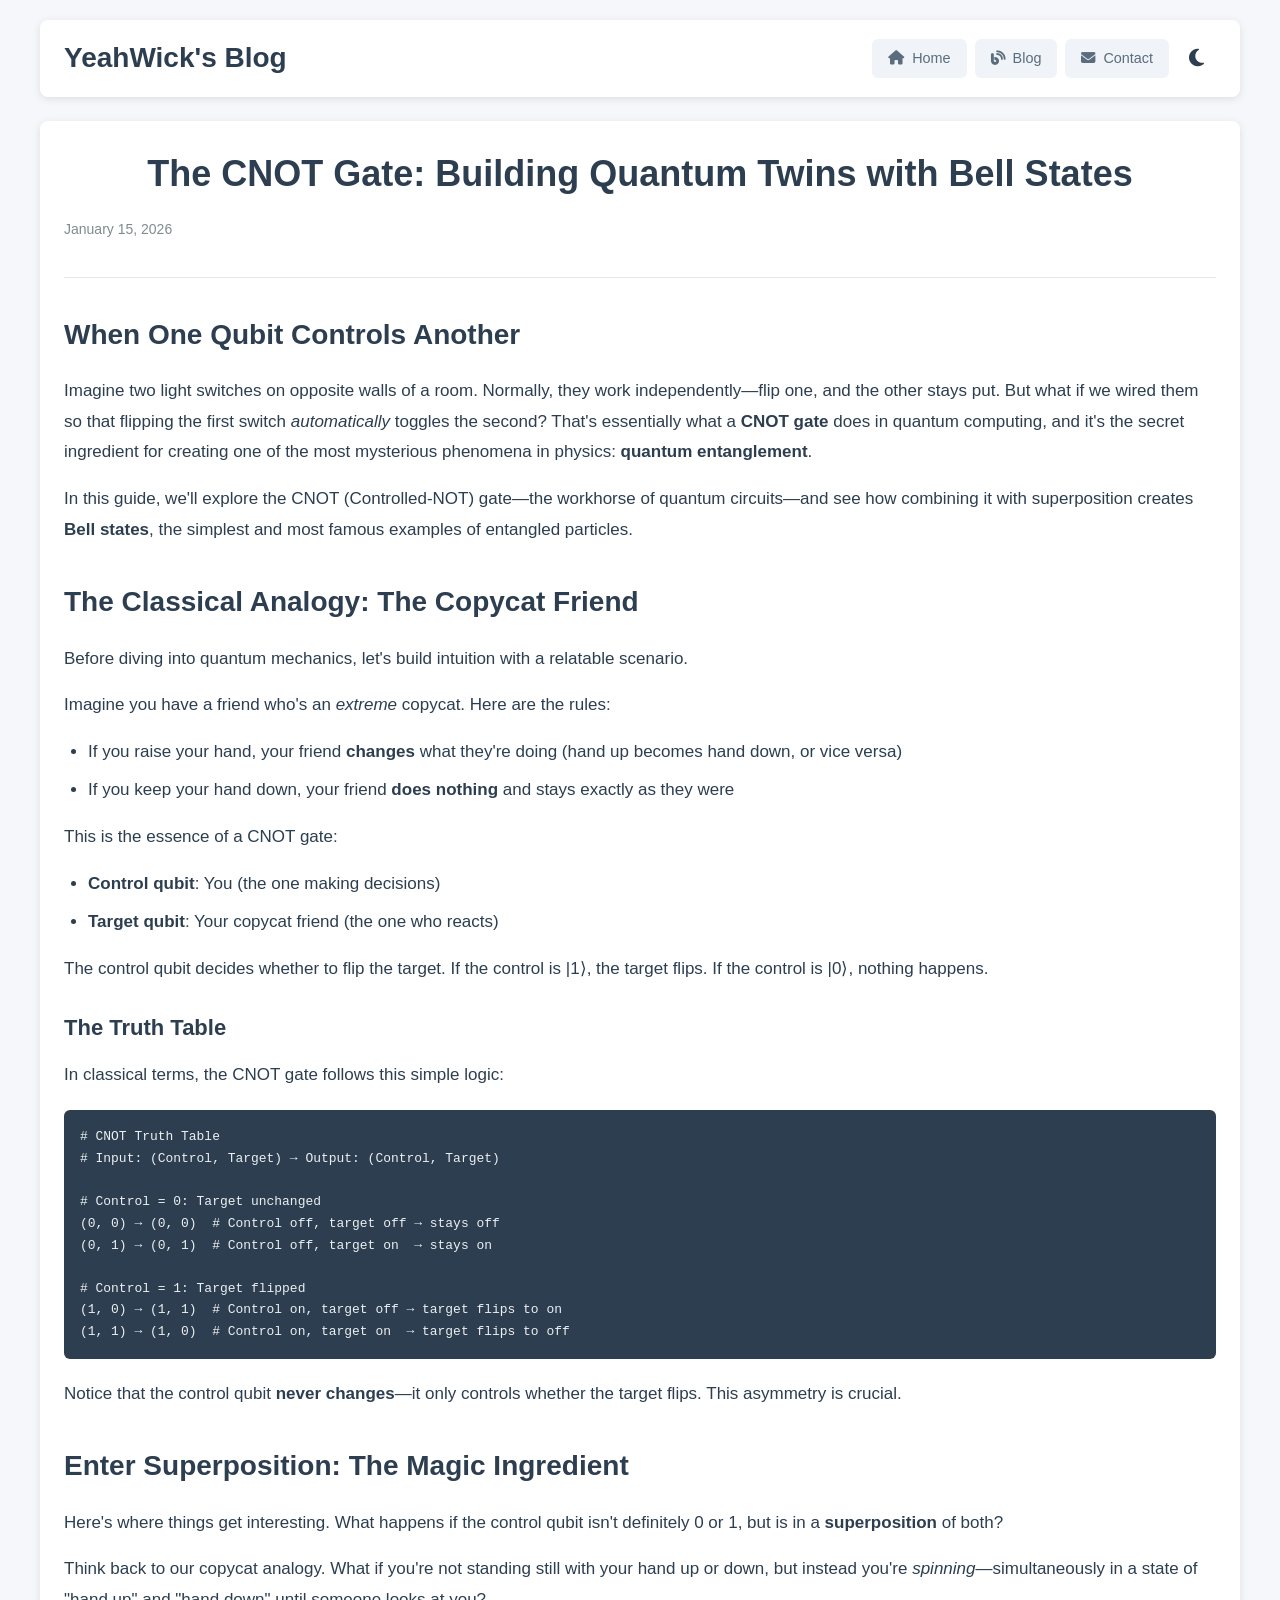
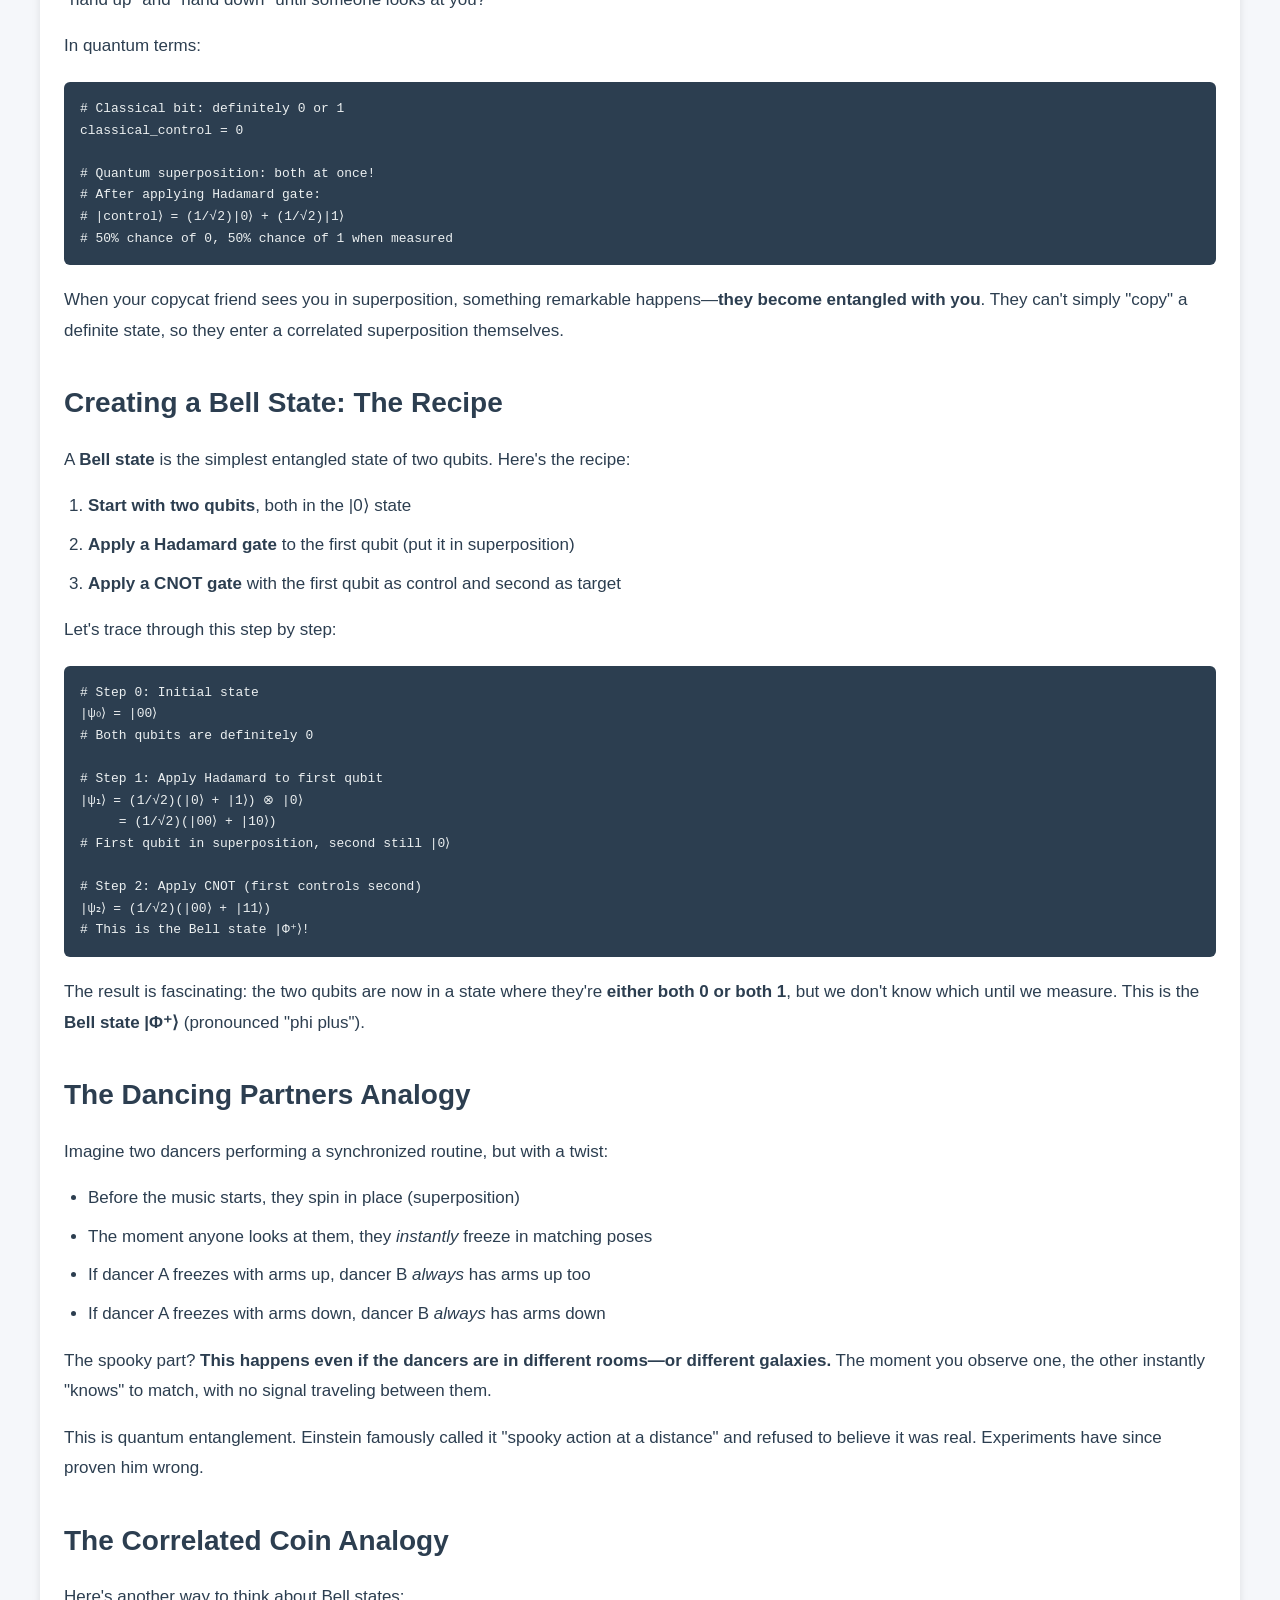
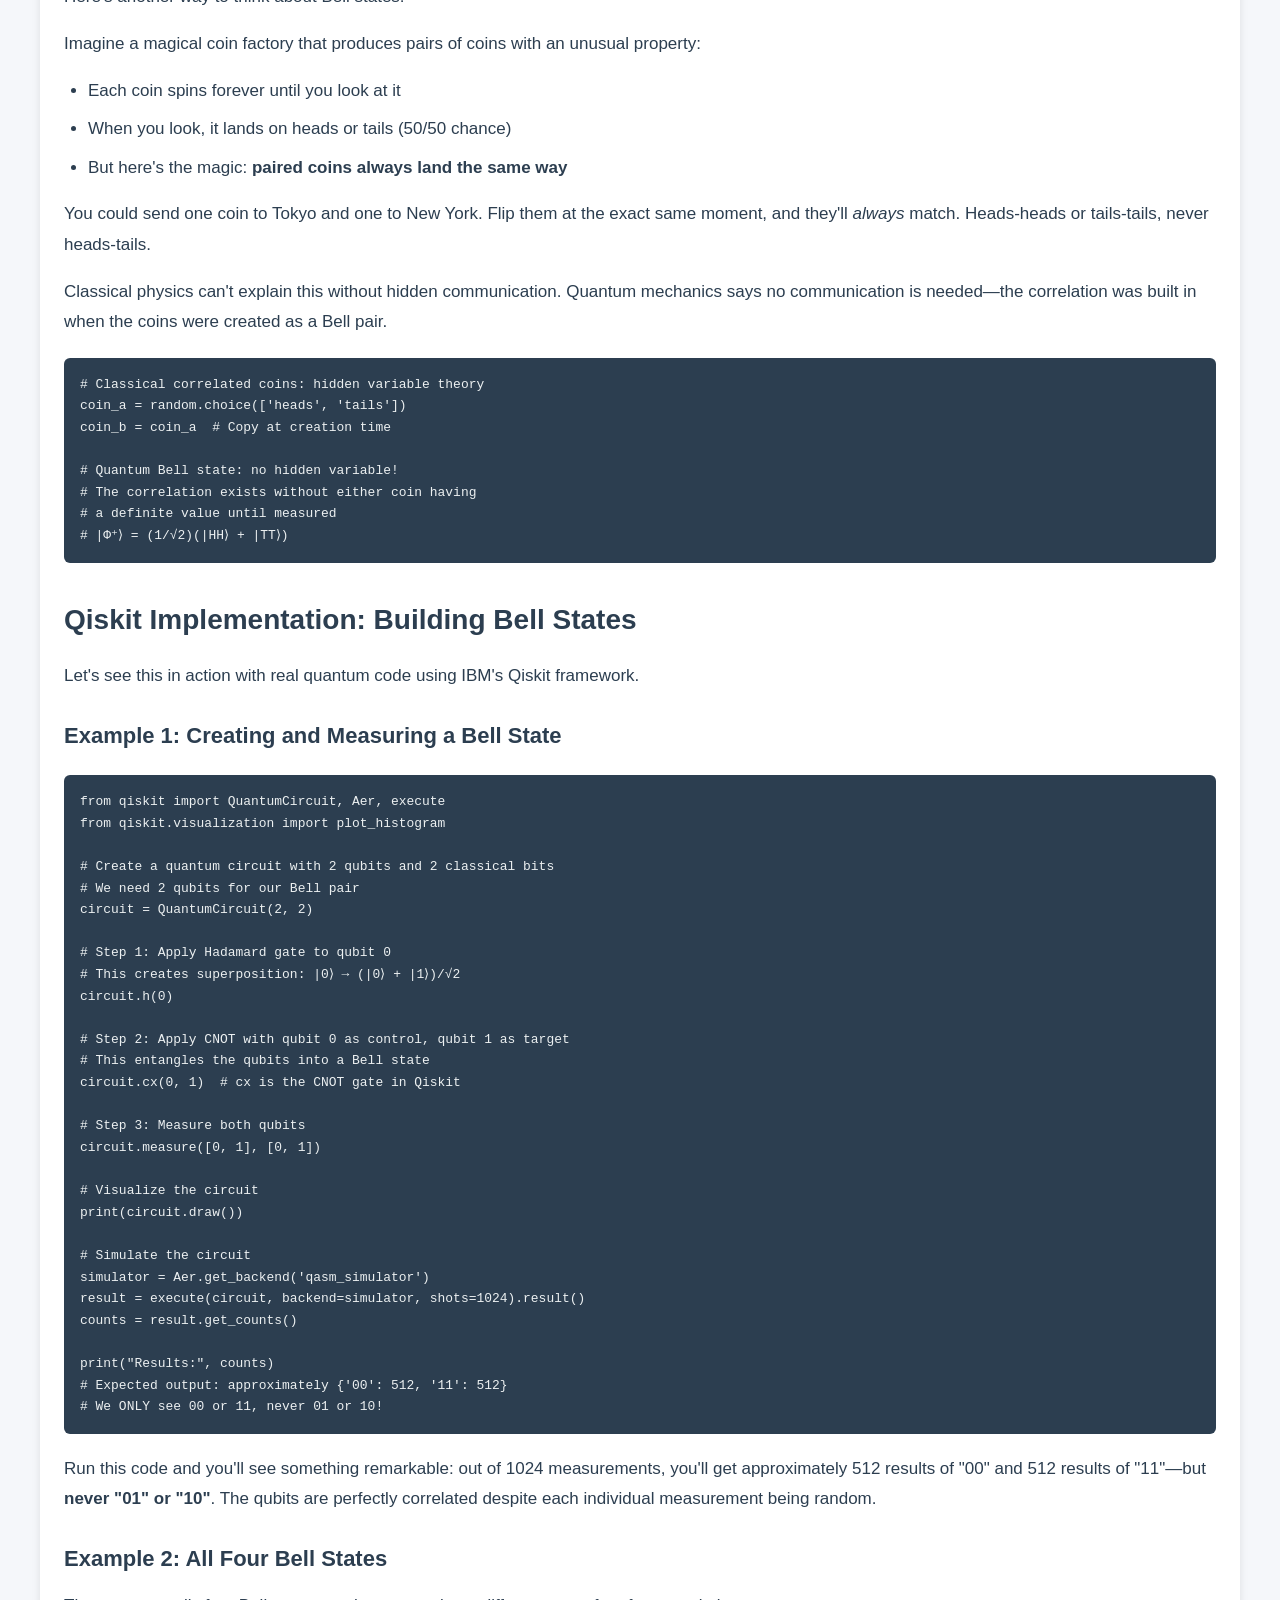
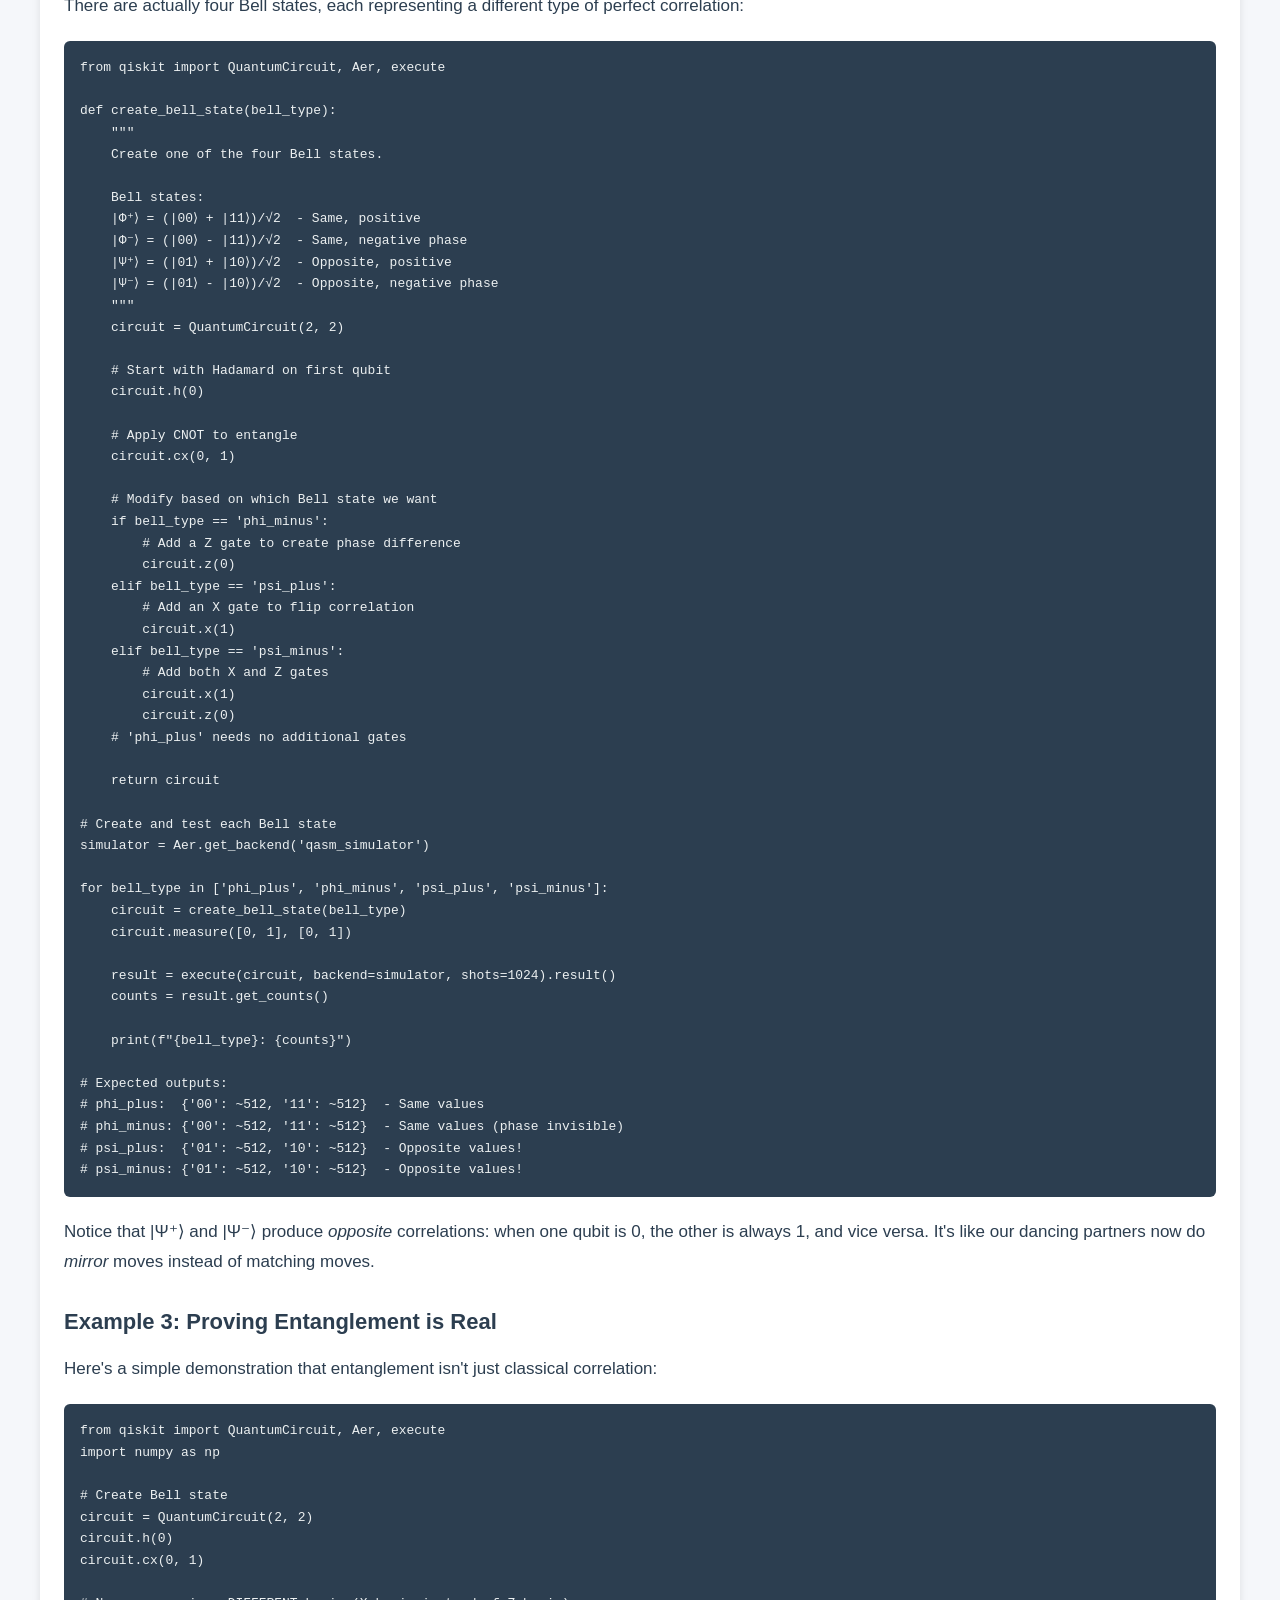
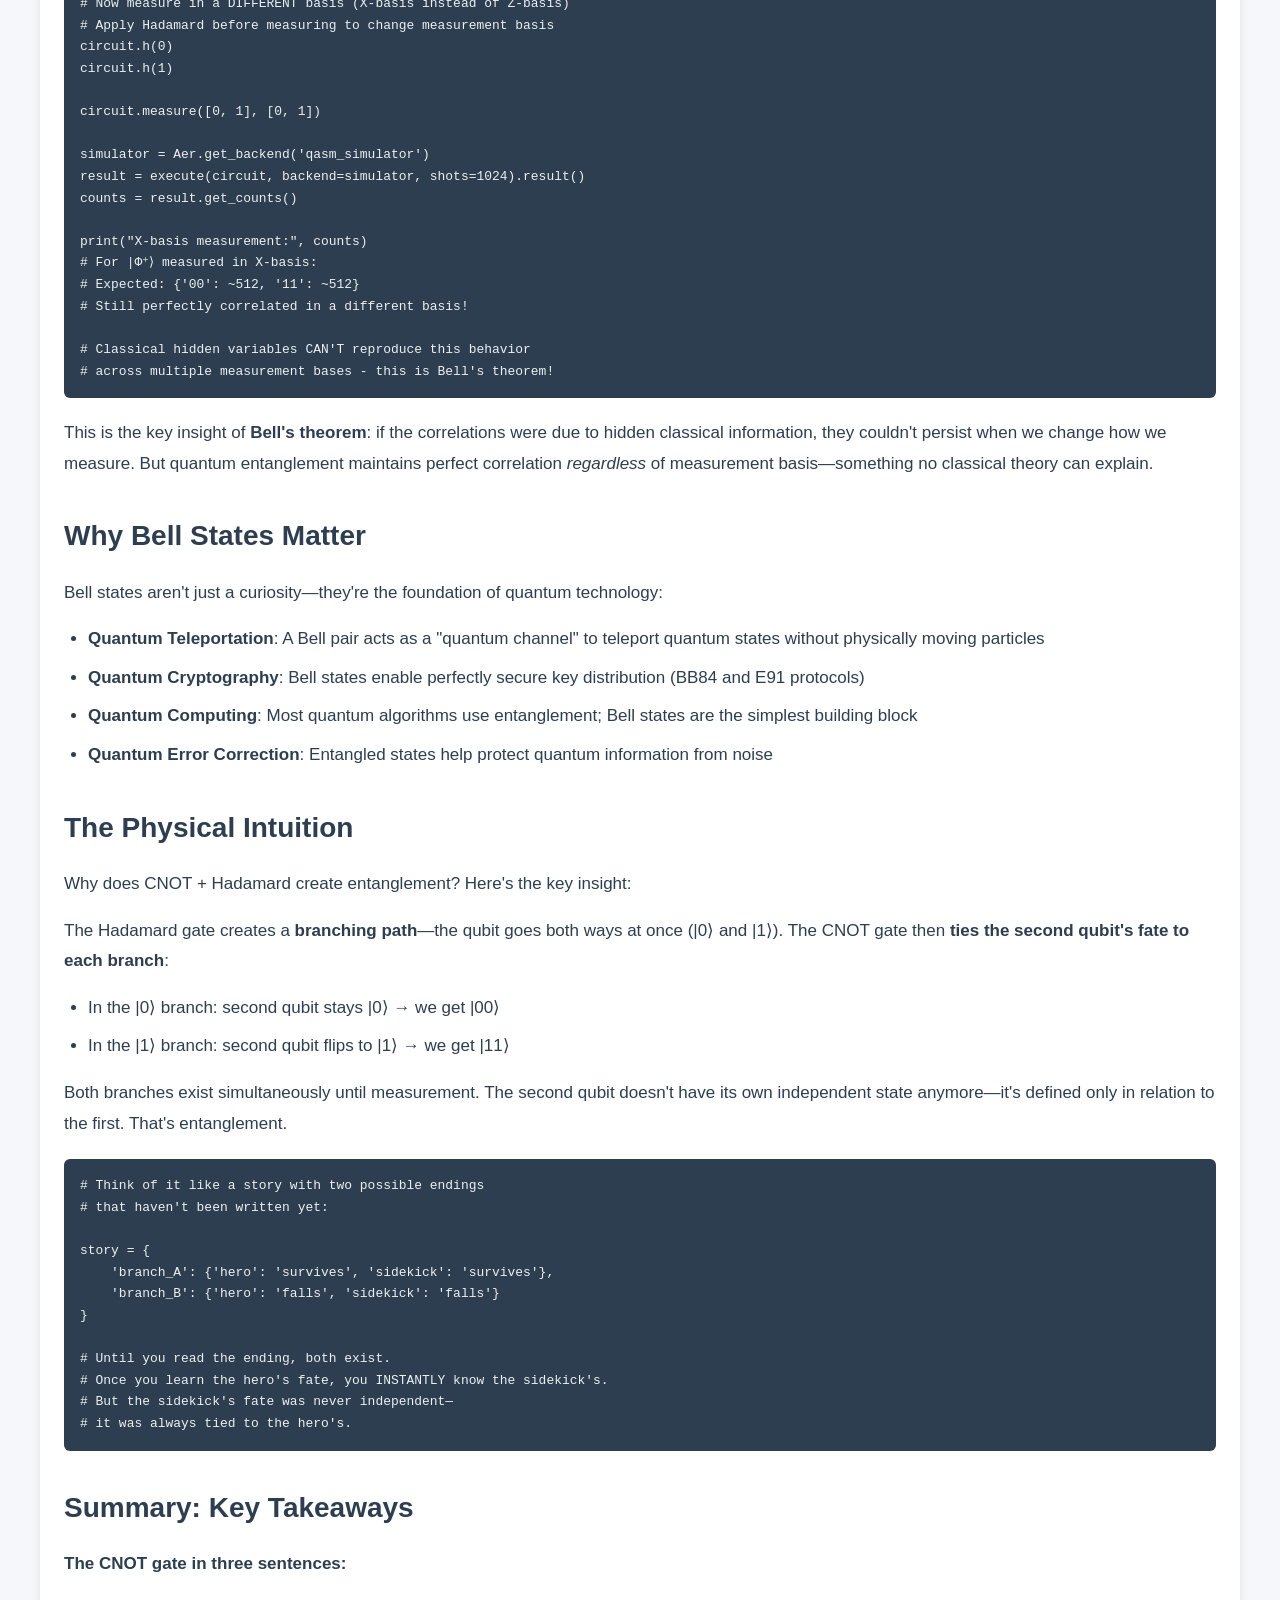
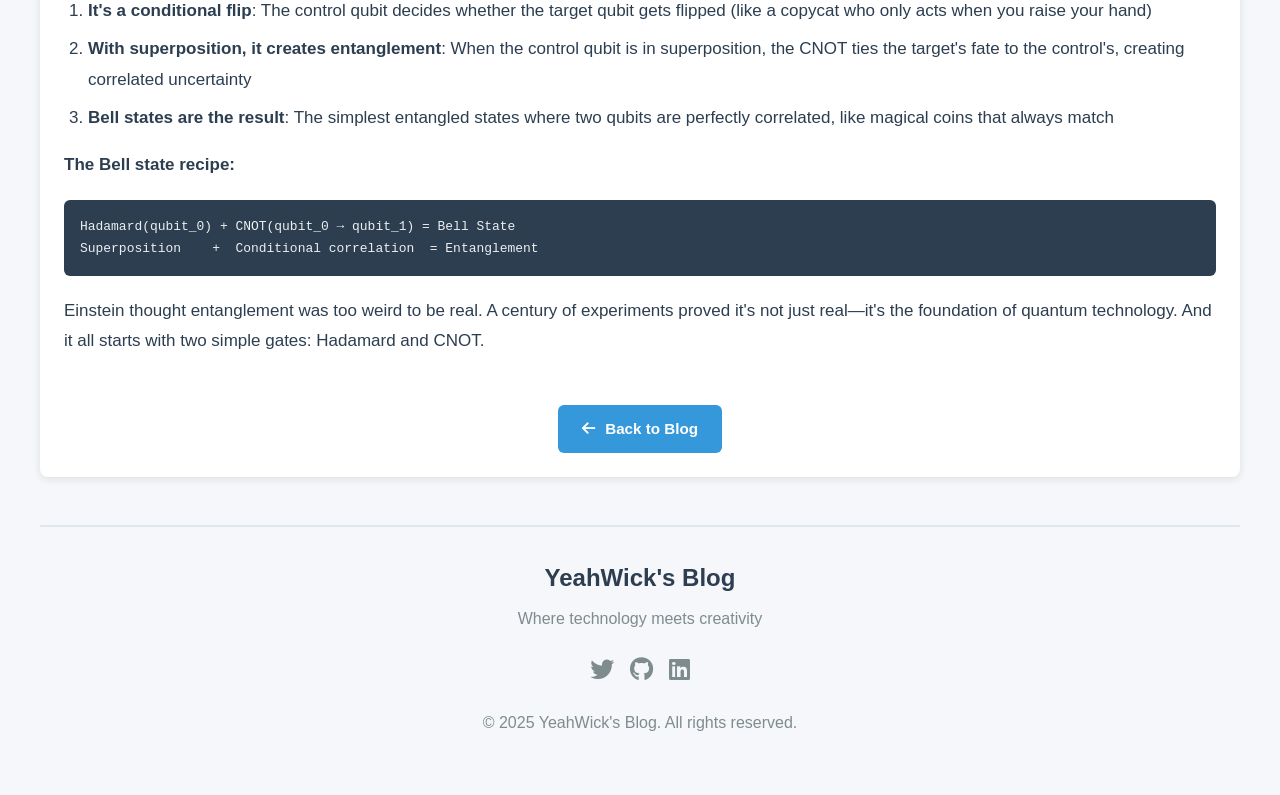
<file: blog/quantum-cnot-gate-and-bell-states.html>
<!DOCTYPE html>
<html lang="en">
<head>
    <meta charset="UTF-8">
    <meta name="viewport" content="width=device-width, initial-scale=1.0">
    <title>The CNOT Gate: Building Quantum Twins with Bell States - YeahWick's Blog</title>
    <link rel="stylesheet" href="https://cdnjs.cloudflare.com/ajax/libs/font-awesome/6.4.0/css/all.min.css">
    <link rel="stylesheet" href="/styles.css">
</head>
<body>
    <div class="container">
        <!-- Header -->
        <header class="header card">
            <a href="/" class="logo-text">YeahWick's Blog</a>

            <nav class="nav-links">
                <a href="/"><i class="fas fa-home"></i> Home</a>
                <a href="/blog/"><i class="fas fa-blog"></i> Blog</a>
                <a href="/"><i class="fas fa-envelope"></i> Contact</a>
                            <button id="dark-mode-toggle" class="dark-mode-toggle" aria-label="Toggle dark mode">
                    <i class="fas fa-moon"></i>
                </button>
            </nav>
        </header>
        <!-- Blog Post -->
        <article class="card">
            <div class="post-header">
                <h1>The CNOT Gate: Building Quantum Twins with Bell States</h1>
                <div class="post-meta">
                    <span>January 15, 2026</span>
                </div>
            </div>

            <div class="post-content">
            <h2>When One Qubit Controls Another</h2>
            <p>Imagine two light switches on opposite walls of a room. Normally, they work independently—flip one, and the other stays put. But what if we wired them so that flipping the first switch <em>automatically</em> toggles the second? That's essentially what a <strong>CNOT gate</strong> does in quantum computing, and it's the secret ingredient for creating one of the most mysterious phenomena in physics: <strong>quantum entanglement</strong>.</p>
            <p>In this guide, we'll explore the CNOT (Controlled-NOT) gate—the workhorse of quantum circuits—and see how combining it with superposition creates <strong>Bell states</strong>, the simplest and most famous examples of entangled particles.</p>

            <h2>The Classical Analogy: The Copycat Friend</h2>
            <p>Before diving into quantum mechanics, let's build intuition with a relatable scenario.</p>
            <p>Imagine you have a friend who's an <em>extreme</em> copycat. Here are the rules:</p>
            <ul>
                <li>If you raise your hand, your friend <strong>changes</strong> what they're doing (hand up becomes hand down, or vice versa)</li>
                <li>If you keep your hand down, your friend <strong>does nothing</strong> and stays exactly as they were</li>
            </ul>
            <p>This is the essence of a CNOT gate:</p>
            <ul>
                <li><strong>Control qubit</strong>: You (the one making decisions)</li>
                <li><strong>Target qubit</strong>: Your copycat friend (the one who reacts)</li>
            </ul>
            <p>The control qubit decides whether to flip the target. If the control is |1⟩, the target flips. If the control is |0⟩, nothing happens.</p>

            <h3>The Truth Table</h3>
            <p>In classical terms, the CNOT gate follows this simple logic:</p>
            <pre><code># CNOT Truth Table
# Input: (Control, Target) → Output: (Control, Target)

# Control = 0: Target unchanged
(0, 0) → (0, 0)  # Control off, target off → stays off
(0, 1) → (0, 1)  # Control off, target on  → stays on

# Control = 1: Target flipped
(1, 0) → (1, 1)  # Control on, target off → target flips to on
(1, 1) → (1, 0)  # Control on, target on  → target flips to off</code></pre>
            <p>Notice that the control qubit <strong>never changes</strong>—it only controls whether the target flips. This asymmetry is crucial.</p>

            <h2>Enter Superposition: The Magic Ingredient</h2>
            <p>Here's where things get interesting. What happens if the control qubit isn't definitely 0 or 1, but is in a <strong>superposition</strong> of both?</p>
            <p>Think back to our copycat analogy. What if you're not standing still with your hand up or down, but instead you're <em>spinning</em>—simultaneously in a state of "hand up" and "hand down" until someone looks at you?</p>
            <p>In quantum terms:</p>
            <pre><code># Classical bit: definitely 0 or 1
classical_control = 0

# Quantum superposition: both at once!
# After applying Hadamard gate:
# |control⟩ = (1/√2)|0⟩ + (1/√2)|1⟩
# 50% chance of 0, 50% chance of 1 when measured</code></pre>
            <p>When your copycat friend sees you in superposition, something remarkable happens—<strong>they become entangled with you</strong>. They can't simply "copy" a definite state, so they enter a correlated superposition themselves.</p>

            <h2>Creating a Bell State: The Recipe</h2>
            <p>A <strong>Bell state</strong> is the simplest entangled state of two qubits. Here's the recipe:</p>
            <ol>
                <li><strong>Start with two qubits</strong>, both in the |0⟩ state</li>
                <li><strong>Apply a Hadamard gate</strong> to the first qubit (put it in superposition)</li>
                <li><strong>Apply a CNOT gate</strong> with the first qubit as control and second as target</li>
            </ol>
            <p>Let's trace through this step by step:</p>
            <pre><code># Step 0: Initial state
|ψ₀⟩ = |00⟩
# Both qubits are definitely 0

# Step 1: Apply Hadamard to first qubit
|ψ₁⟩ = (1/√2)(|0⟩ + |1⟩) ⊗ |0⟩
     = (1/√2)(|00⟩ + |10⟩)
# First qubit in superposition, second still |0⟩

# Step 2: Apply CNOT (first controls second)
|ψ₂⟩ = (1/√2)(|00⟩ + |11⟩)
# This is the Bell state |Φ⁺⟩!</code></pre>
            <p>The result is fascinating: the two qubits are now in a state where they're <strong>either both 0 or both 1</strong>, but we don't know which until we measure. This is the <strong>Bell state |Φ⁺⟩</strong> (pronounced "phi plus").</p>

            <h2>The Dancing Partners Analogy</h2>
            <p>Imagine two dancers performing a synchronized routine, but with a twist:</p>
            <ul>
                <li>Before the music starts, they spin in place (superposition)</li>
                <li>The moment anyone looks at them, they <em>instantly</em> freeze in matching poses</li>
                <li>If dancer A freezes with arms up, dancer B <em>always</em> has arms up too</li>
                <li>If dancer A freezes with arms down, dancer B <em>always</em> has arms down</li>
            </ul>
            <p>The spooky part? <strong>This happens even if the dancers are in different rooms—or different galaxies.</strong> The moment you observe one, the other instantly "knows" to match, with no signal traveling between them.</p>
            <p>This is quantum entanglement. Einstein famously called it "spooky action at a distance" and refused to believe it was real. Experiments have since proven him wrong.</p>

            <h2>The Correlated Coin Analogy</h2>
            <p>Here's another way to think about Bell states:</p>
            <p>Imagine a magical coin factory that produces pairs of coins with an unusual property:</p>
            <ul>
                <li>Each coin spins forever until you look at it</li>
                <li>When you look, it lands on heads or tails (50/50 chance)</li>
                <li>But here's the magic: <strong>paired coins always land the same way</strong></li>
            </ul>
            <p>You could send one coin to Tokyo and one to New York. Flip them at the exact same moment, and they'll <em>always</em> match. Heads-heads or tails-tails, never heads-tails.</p>
            <p>Classical physics can't explain this without hidden communication. Quantum mechanics says no communication is needed—the correlation was built in when the coins were created as a Bell pair.</p>
            <pre><code># Classical correlated coins: hidden variable theory
coin_a = random.choice(['heads', 'tails'])
coin_b = coin_a  # Copy at creation time

# Quantum Bell state: no hidden variable!
# The correlation exists without either coin having
# a definite value until measured
# |Φ⁺⟩ = (1/√2)(|HH⟩ + |TT⟩)</code></pre>

            <h2>Qiskit Implementation: Building Bell States</h2>
            <p>Let's see this in action with real quantum code using IBM's Qiskit framework.</p>
            <h3>Example 1: Creating and Measuring a Bell State</h3>
            <pre><code>from qiskit import QuantumCircuit, Aer, execute
from qiskit.visualization import plot_histogram

# Create a quantum circuit with 2 qubits and 2 classical bits
# We need 2 qubits for our Bell pair
circuit = QuantumCircuit(2, 2)

# Step 1: Apply Hadamard gate to qubit 0
# This creates superposition: |0⟩ → (|0⟩ + |1⟩)/√2
circuit.h(0)

# Step 2: Apply CNOT with qubit 0 as control, qubit 1 as target
# This entangles the qubits into a Bell state
circuit.cx(0, 1)  # cx is the CNOT gate in Qiskit

# Step 3: Measure both qubits
circuit.measure([0, 1], [0, 1])

# Visualize the circuit
print(circuit.draw())

# Simulate the circuit
simulator = Aer.get_backend('qasm_simulator')
result = execute(circuit, backend=simulator, shots=1024).result()
counts = result.get_counts()

print("Results:", counts)
# Expected output: approximately {'00': 512, '11': 512}
# We ONLY see 00 or 11, never 01 or 10!</code></pre>
            <p>Run this code and you'll see something remarkable: out of 1024 measurements, you'll get approximately 512 results of "00" and 512 results of "11"—but <strong>never "01" or "10"</strong>. The qubits are perfectly correlated despite each individual measurement being random.</p>

            <h3>Example 2: All Four Bell States</h3>
            <p>There are actually four Bell states, each representing a different type of perfect correlation:</p>
            <pre><code>from qiskit import QuantumCircuit, Aer, execute

def create_bell_state(bell_type):
    """
    Create one of the four Bell states.

    Bell states:
    |Φ⁺⟩ = (|00⟩ + |11⟩)/√2  - Same, positive
    |Φ⁻⟩ = (|00⟩ - |11⟩)/√2  - Same, negative phase
    |Ψ⁺⟩ = (|01⟩ + |10⟩)/√2  - Opposite, positive
    |Ψ⁻⟩ = (|01⟩ - |10⟩)/√2  - Opposite, negative phase
    """
    circuit = QuantumCircuit(2, 2)

    # Start with Hadamard on first qubit
    circuit.h(0)

    # Apply CNOT to entangle
    circuit.cx(0, 1)

    # Modify based on which Bell state we want
    if bell_type == 'phi_minus':
        # Add a Z gate to create phase difference
        circuit.z(0)
    elif bell_type == 'psi_plus':
        # Add an X gate to flip correlation
        circuit.x(1)
    elif bell_type == 'psi_minus':
        # Add both X and Z gates
        circuit.x(1)
        circuit.z(0)
    # 'phi_plus' needs no additional gates

    return circuit

# Create and test each Bell state
simulator = Aer.get_backend('qasm_simulator')

for bell_type in ['phi_plus', 'phi_minus', 'psi_plus', 'psi_minus']:
    circuit = create_bell_state(bell_type)
    circuit.measure([0, 1], [0, 1])

    result = execute(circuit, backend=simulator, shots=1024).result()
    counts = result.get_counts()

    print(f"{bell_type}: {counts}")

# Expected outputs:
# phi_plus:  {'00': ~512, '11': ~512}  - Same values
# phi_minus: {'00': ~512, '11': ~512}  - Same values (phase invisible)
# psi_plus:  {'01': ~512, '10': ~512}  - Opposite values!
# psi_minus: {'01': ~512, '10': ~512}  - Opposite values!</code></pre>
            <p>Notice that |Ψ⁺⟩ and |Ψ⁻⟩ produce <em>opposite</em> correlations: when one qubit is 0, the other is always 1, and vice versa. It's like our dancing partners now do <em>mirror</em> moves instead of matching moves.</p>

            <h3>Example 3: Proving Entanglement is Real</h3>
            <p>Here's a simple demonstration that entanglement isn't just classical correlation:</p>
            <pre><code>from qiskit import QuantumCircuit, Aer, execute
import numpy as np

# Create Bell state
circuit = QuantumCircuit(2, 2)
circuit.h(0)
circuit.cx(0, 1)

# Now measure in a DIFFERENT basis (X-basis instead of Z-basis)
# Apply Hadamard before measuring to change measurement basis
circuit.h(0)
circuit.h(1)

circuit.measure([0, 1], [0, 1])

simulator = Aer.get_backend('qasm_simulator')
result = execute(circuit, backend=simulator, shots=1024).result()
counts = result.get_counts()

print("X-basis measurement:", counts)
# For |Φ⁺⟩ measured in X-basis:
# Expected: {'00': ~512, '11': ~512}
# Still perfectly correlated in a different basis!

# Classical hidden variables CAN'T reproduce this behavior
# across multiple measurement bases - this is Bell's theorem!</code></pre>
            <p>This is the key insight of <strong>Bell's theorem</strong>: if the correlations were due to hidden classical information, they couldn't persist when we change how we measure. But quantum entanglement maintains perfect correlation <em>regardless</em> of measurement basis—something no classical theory can explain.</p>

            <h2>Why Bell States Matter</h2>
            <p>Bell states aren't just a curiosity—they're the foundation of quantum technology:</p>
            <ul>
                <li><strong>Quantum Teleportation</strong>: A Bell pair acts as a "quantum channel" to teleport quantum states without physically moving particles</li>
                <li><strong>Quantum Cryptography</strong>: Bell states enable perfectly secure key distribution (BB84 and E91 protocols)</li>
                <li><strong>Quantum Computing</strong>: Most quantum algorithms use entanglement; Bell states are the simplest building block</li>
                <li><strong>Quantum Error Correction</strong>: Entangled states help protect quantum information from noise</li>
            </ul>

            <h2>The Physical Intuition</h2>
            <p>Why does CNOT + Hadamard create entanglement? Here's the key insight:</p>
            <p>The Hadamard gate creates a <strong>branching path</strong>—the qubit goes both ways at once (|0⟩ and |1⟩). The CNOT gate then <strong>ties the second qubit's fate to each branch</strong>:</p>
            <ul>
                <li>In the |0⟩ branch: second qubit stays |0⟩ → we get |00⟩</li>
                <li>In the |1⟩ branch: second qubit flips to |1⟩ → we get |11⟩</li>
            </ul>
            <p>Both branches exist simultaneously until measurement. The second qubit doesn't have its own independent state anymore—it's defined only in relation to the first. That's entanglement.</p>
            <pre><code># Think of it like a story with two possible endings
# that haven't been written yet:

story = {
    'branch_A': {'hero': 'survives', 'sidekick': 'survives'},
    'branch_B': {'hero': 'falls', 'sidekick': 'falls'}
}

# Until you read the ending, both exist.
# Once you learn the hero's fate, you INSTANTLY know the sidekick's.
# But the sidekick's fate was never independent—
# it was always tied to the hero's.</code></pre>

            <h2>Summary: Key Takeaways</h2>
            <p><strong>The CNOT gate in three sentences:</strong></p>
            <ol>
                <li><strong>It's a conditional flip</strong>: The control qubit decides whether the target qubit gets flipped (like a copycat who only acts when you raise your hand)</li>
                <li><strong>With superposition, it creates entanglement</strong>: When the control qubit is in superposition, the CNOT ties the target's fate to the control's, creating correlated uncertainty</li>
                <li><strong>Bell states are the result</strong>: The simplest entangled states where two qubits are perfectly correlated, like magical coins that always match</li>
            </ol>
            <p><strong>The Bell state recipe:</strong></p>
            <pre><code>Hadamard(qubit_0) + CNOT(qubit_0 → qubit_1) = Bell State
Superposition    +  Conditional correlation  = Entanglement</code></pre>
            <p>Einstein thought entanglement was too weird to be real. A century of experiments proved it's not just real—it's the foundation of quantum technology. And it all starts with two simple gates: Hadamard and CNOT.</p>
            </div>

            <div style="text-align: center;">
                <a href="/blog/" class="button back-button"><i class="fas fa-arrow-left"></i> Back to Blog</a>
            </div>
        </article>
        <!-- Footer -->
        <footer class="footer">
            <div class="logo-text">YeahWick's Blog</div>
            <p>Where technology meets creativity</p>

            <div class="social-icons">
                <a href="#" aria-label="Twitter"><i class="fab fa-twitter"></i></a>
                <a href="#" aria-label="GitHub"><i class="fab fa-github"></i></a>
                <a href="#" aria-label="LinkedIn"><i class="fab fa-linkedin"></i></a>
            </div>

            <p>&copy; 2025 YeahWick's Blog. All rights reserved.</p>
        </footer>
    </div>
    <script src="/scripts/dark-mode.js"></script>
</body>
</html>
</file>
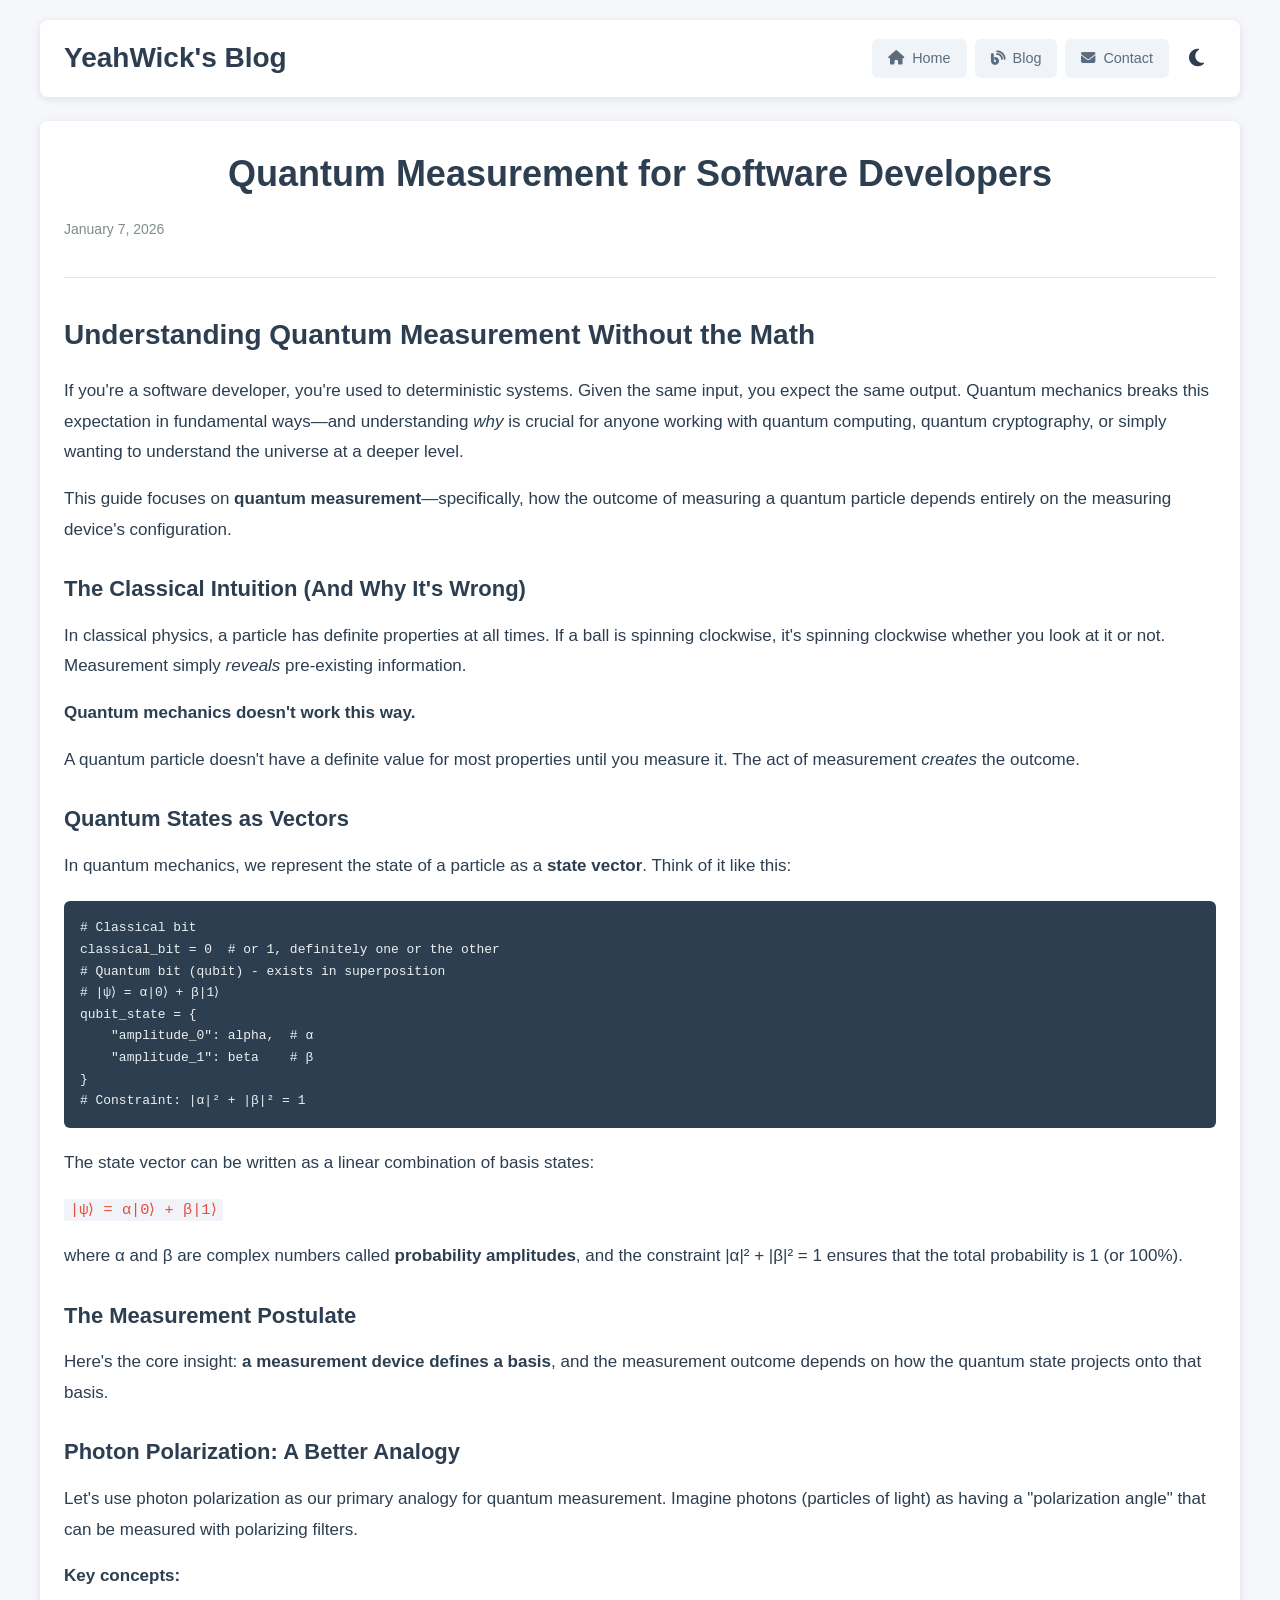
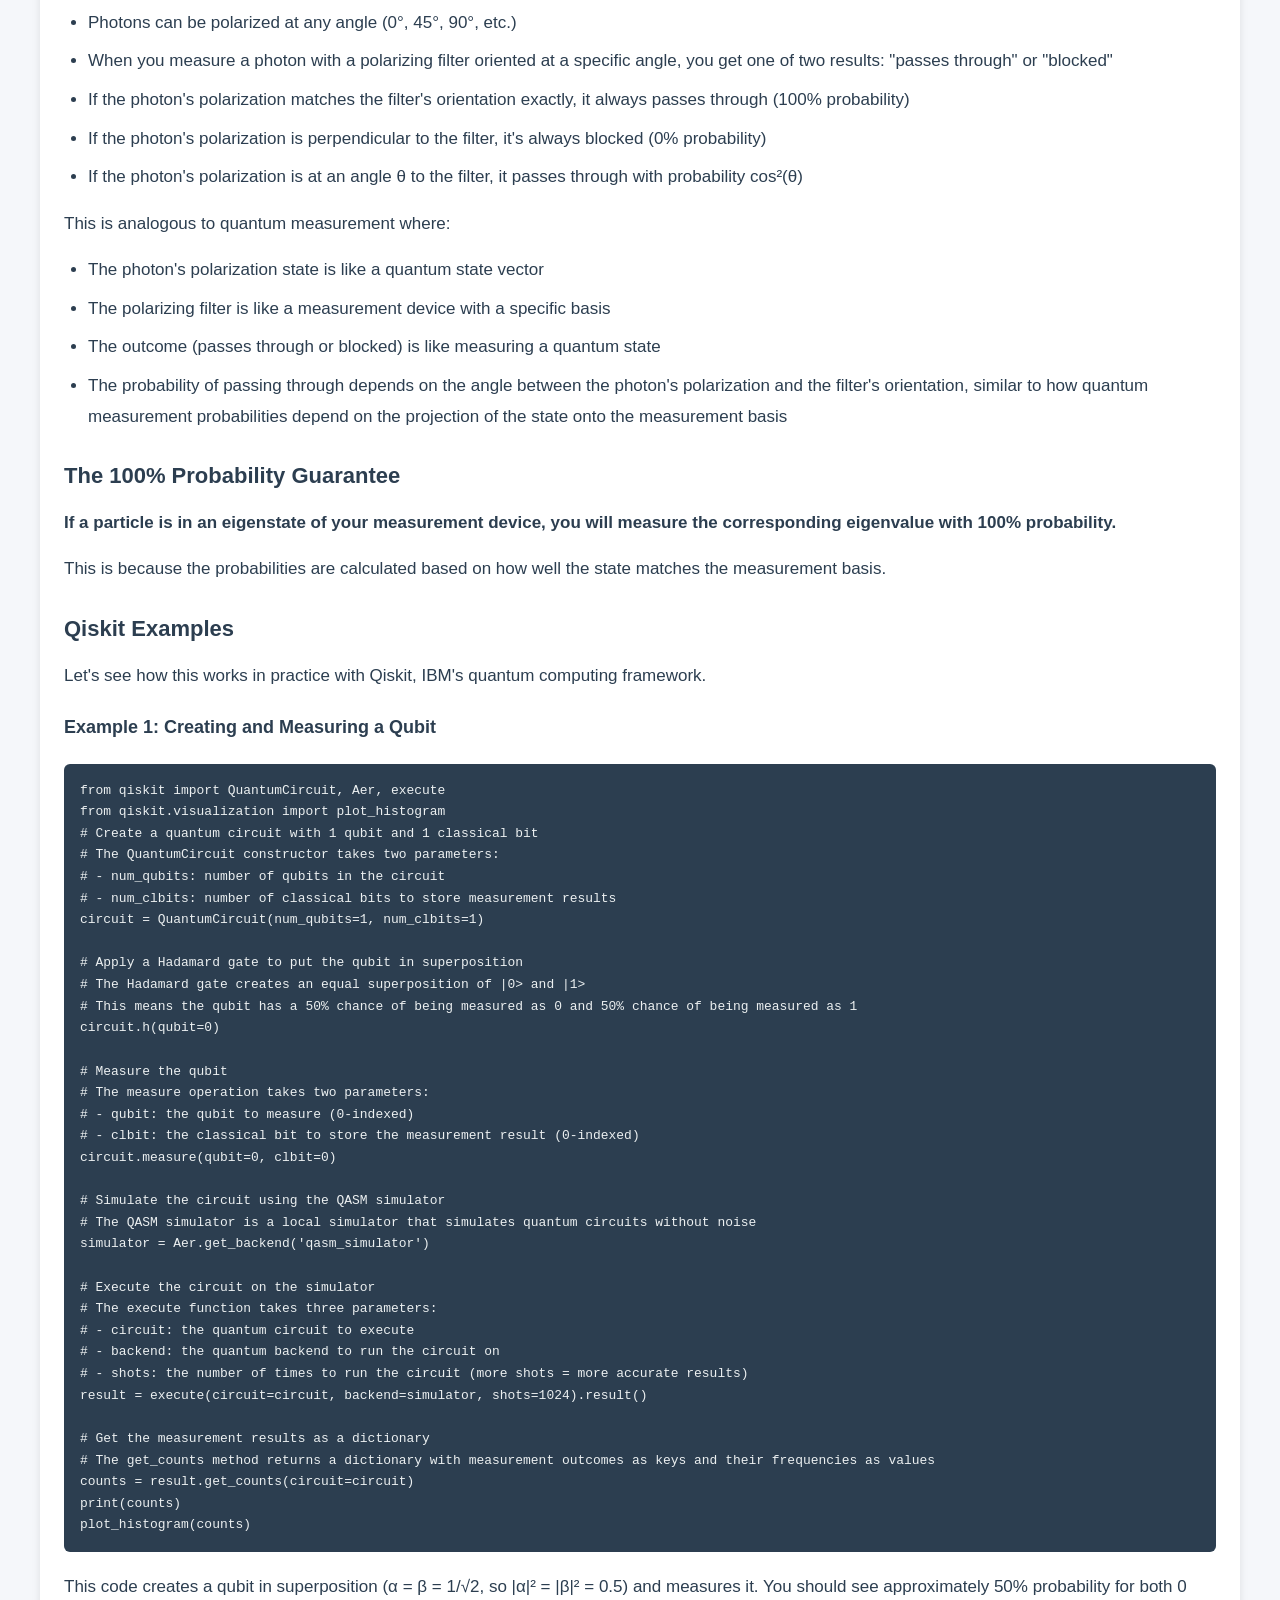
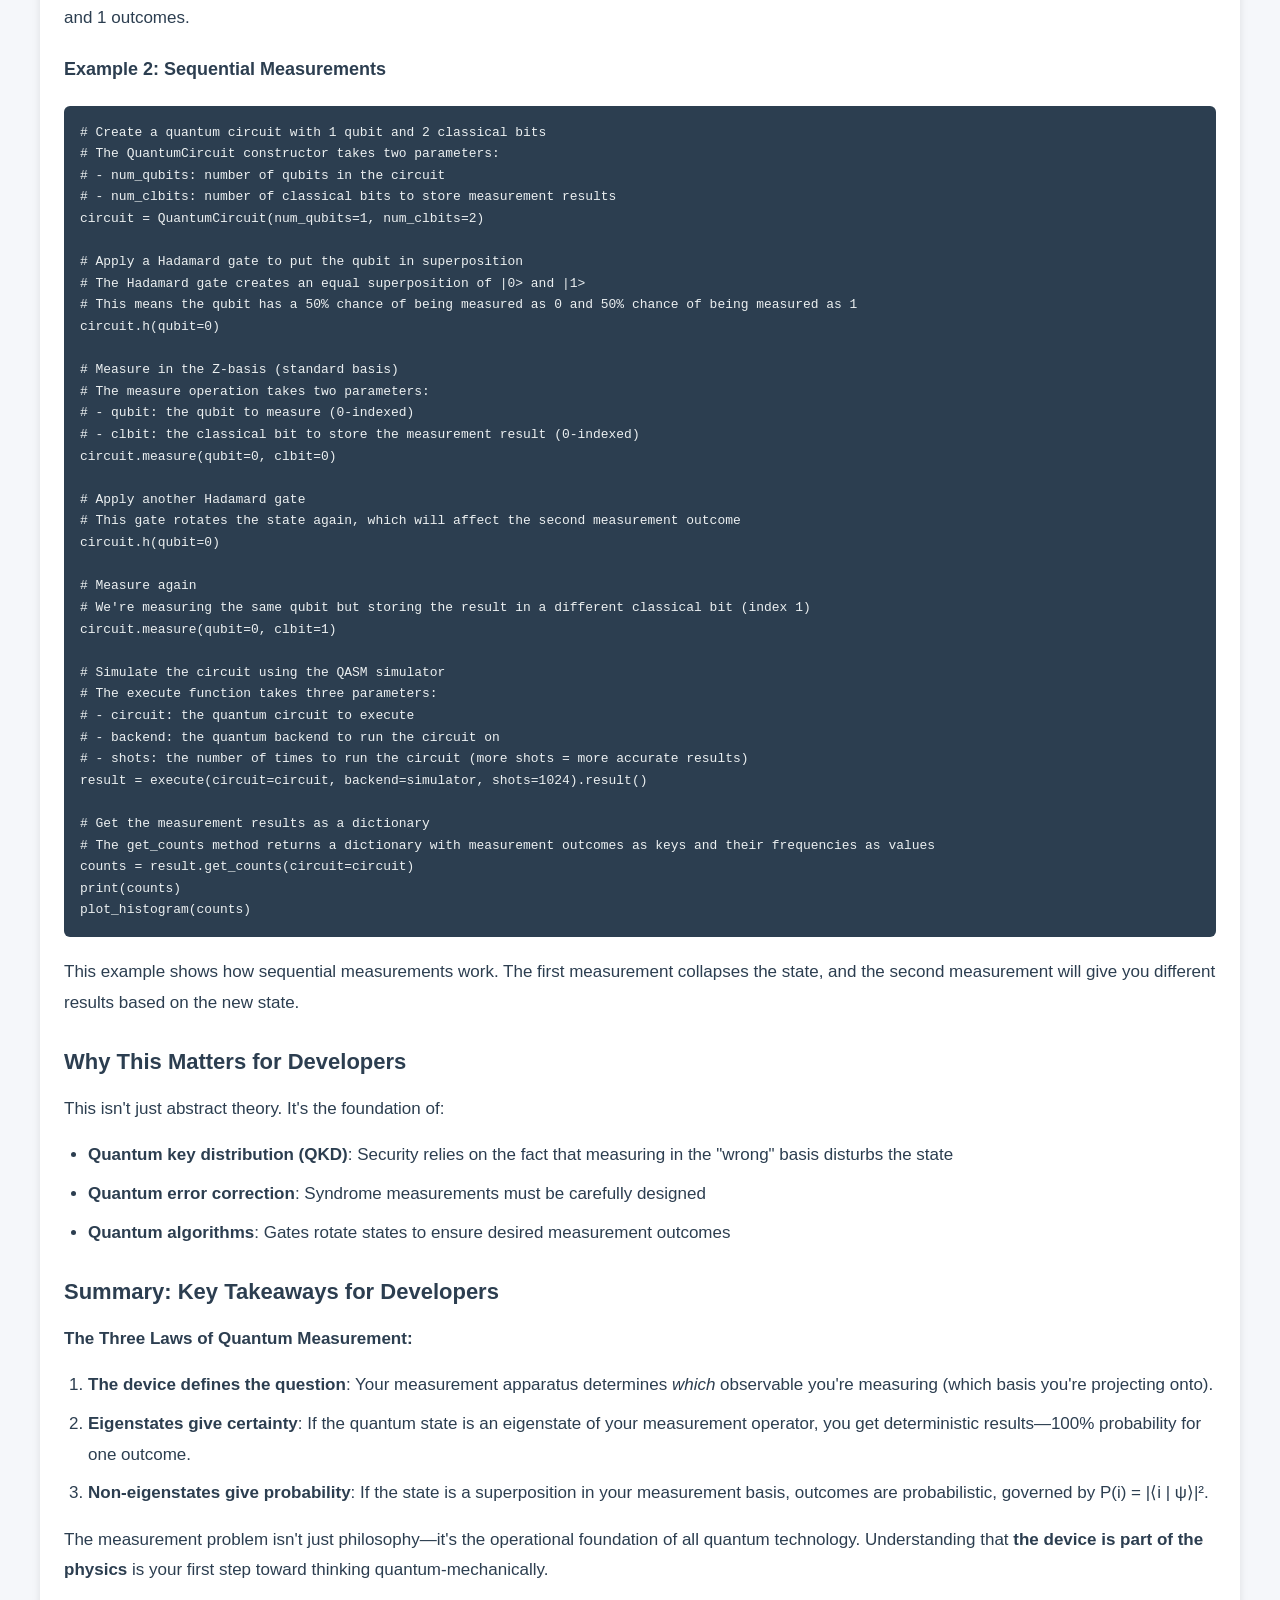
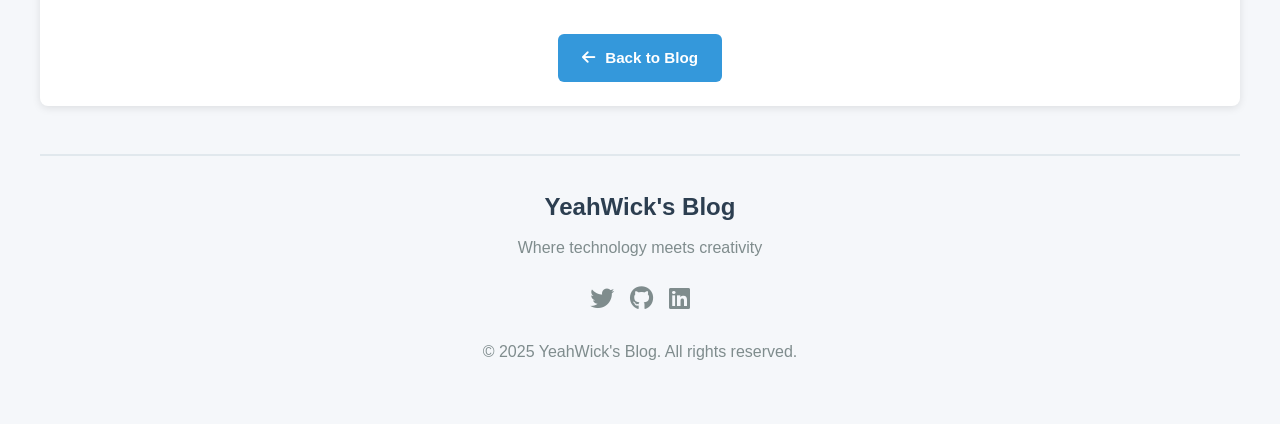
<file: blog/quantum-measurement-for-developers.html>
<!DOCTYPE html>
<html lang="en">
<head>
    <meta charset="UTF-8">
    <meta name="viewport" content="width=device-width, initial-scale=1.0">
    <title>Quantum Measurement for Software Developers - YeahWick's Blog</title>
    <link rel="stylesheet" href="https://cdnjs.cloudflare.com/ajax/libs/font-awesome/6.4.0/css/all.min.css">
    <link rel="stylesheet" href="/styles.css">
</head>
<body>
    <div class="container">
        <!-- Header -->
        <header class="header card">
            <a href="/" class="logo-text">YeahWick's Blog</a>
            
            <nav class="nav-links">
                <a href="/"><i class="fas fa-home"></i> Home</a>
                <a href="/blog/"><i class="fas fa-blog"></i> Blog</a>
                <a href="/"><i class="fas fa-envelope"></i> Contact</a>
                            <button id="dark-mode-toggle" class="dark-mode-toggle" aria-label="Toggle dark mode">
                    <i class="fas fa-moon"></i>
                </button>
            </nav>
        </header>
        <!-- Blog Post -->
        <article class="card">
            <div class="post-header">
                <h1>Quantum Measurement for Software Developers</h1>
                <div class="post-meta">
                    <span>January 7, 2026</span>
                </div>
            </div>

            <div class="post-content">
            <h2>Understanding Quantum Measurement Without the Math</h2>
            <p>If you're a software developer, you're used to deterministic systems. Given the same input, you expect the same output. Quantum mechanics breaks this expectation in fundamental ways—and understanding <em>why</em> is crucial for anyone working with quantum computing, quantum cryptography, or simply wanting to understand the universe at a deeper level.</p>
            <p>This guide focuses on <strong>quantum measurement</strong>—specifically, how the outcome of measuring a quantum particle depends entirely on the measuring device's configuration.</p>
            <h3>The Classical Intuition (And Why It's Wrong)</h3>
            <p>In classical physics, a particle has definite properties at all times. If a ball is spinning clockwise, it's spinning clockwise whether you look at it or not. Measurement simply <em>reveals</em> pre-existing information.</p>
            <p><strong>Quantum mechanics doesn't work this way.</strong></p>
            <p>A quantum particle doesn't have a definite value for most properties until you measure it. The act of measurement <em>creates</em> the outcome.</p>
            <h3>Quantum States as Vectors</h3>
            <p>In quantum mechanics, we represent the state of a particle as a <strong>state vector</strong>. Think of it like this:</p>
            <pre><code># Classical bit
classical_bit = 0  # or 1, definitely one or the other
# Quantum bit (qubit) - exists in superposition
# |ψ⟩ = α|0⟩ + β|1⟩
qubit_state = {
    "amplitude_0": alpha,  # α
    "amplitude_1": beta    # β
}
# Constraint: |α|² + |β|² = 1</code></pre>
            <p>The state vector can be written as a linear combination of basis states:</p>
            <p><code>|ψ⟩ = α|0⟩ + β|1⟩</code></p>
            <p>where α and β are complex numbers called <strong>probability amplitudes</strong>, and the constraint |α|² + |β|² = 1 ensures that the total probability is 1 (or 100%).</p>
            <h3>The Measurement Postulate</h3>
            <p>Here's the core insight: <strong>a measurement device defines a basis</strong>, and the measurement outcome depends on how the quantum state projects onto that basis.</p>
            <h3>Photon Polarization: A Better Analogy</h3>
            <p>Let's use photon polarization as our primary analogy for quantum measurement. Imagine photons (particles of light) as having a "polarization angle" that can be measured with polarizing filters.</p>
            <p><strong>Key concepts:</strong></p>
            <ul>
                <li>Photons can be polarized at any angle (0°, 45°, 90°, etc.)</li>
                <li>When you measure a photon with a polarizing filter oriented at a specific angle, you get one of two results: "passes through" or "blocked"</li>
                <li>If the photon's polarization matches the filter's orientation exactly, it always passes through (100% probability)</li>
                <li>If the photon's polarization is perpendicular to the filter, it's always blocked (0% probability)</li>
                <li>If the photon's polarization is at an angle θ to the filter, it passes through with probability cos²(θ)</li>
            </ul>
            <p>This is analogous to quantum measurement where:</p>
            <ul>
                <li>The photon's polarization state is like a quantum state vector</li>
                <li>The polarizing filter is like a measurement device with a specific basis</li>
                <li>The outcome (passes through or blocked) is like measuring a quantum state</li>
                <li>The probability of passing through depends on the angle between the photon's polarization and the filter's orientation, similar to how quantum measurement probabilities depend on the projection of the state onto the measurement basis</li>
            </ul>
            <h3>The 100% Probability Guarantee</h3>
            <p><strong>If a particle is in an eigenstate of your measurement device, you will measure the corresponding eigenvalue with 100% probability.</strong></p>
            <p>This is because the probabilities are calculated based on how well the state matches the measurement basis.</p>
            <h3>Qiskit Examples</h3>
            <p>Let's see how this works in practice with Qiskit, IBM's quantum computing framework.</p>
            <h4>Example 1: Creating and Measuring a Qubit</h4>
            <pre><code>from qiskit import QuantumCircuit, Aer, execute
from qiskit.visualization import plot_histogram
# Create a quantum circuit with 1 qubit and 1 classical bit
# The QuantumCircuit constructor takes two parameters:
# - num_qubits: number of qubits in the circuit
# - num_clbits: number of classical bits to store measurement results
circuit = QuantumCircuit(num_qubits=1, num_clbits=1)

# Apply a Hadamard gate to put the qubit in superposition
# The Hadamard gate creates an equal superposition of |0> and |1>
# This means the qubit has a 50% chance of being measured as 0 and 50% chance of being measured as 1
circuit.h(qubit=0)

# Measure the qubit
# The measure operation takes two parameters:
# - qubit: the qubit to measure (0-indexed)
# - clbit: the classical bit to store the measurement result (0-indexed)
circuit.measure(qubit=0, clbit=0)

# Simulate the circuit using the QASM simulator
# The QASM simulator is a local simulator that simulates quantum circuits without noise
simulator = Aer.get_backend('qasm_simulator')

# Execute the circuit on the simulator
# The execute function takes three parameters:
# - circuit: the quantum circuit to execute
# - backend: the quantum backend to run the circuit on
# - shots: the number of times to run the circuit (more shots = more accurate results)
result = execute(circuit=circuit, backend=simulator, shots=1024).result()

# Get the measurement results as a dictionary
# The get_counts method returns a dictionary with measurement outcomes as keys and their frequencies as values
counts = result.get_counts(circuit=circuit)
print(counts)
plot_histogram(counts)</code></pre>
            <p>This code creates a qubit in superposition (α = β = 1/√2, so |α|² = |β|² = 0.5) and measures it. You should see approximately 50% probability for both 0 and 1 outcomes.</p>
            <h4>Example 2: Sequential Measurements</h4>
            <pre><code># Create a quantum circuit with 1 qubit and 2 classical bits
# The QuantumCircuit constructor takes two parameters:
# - num_qubits: number of qubits in the circuit
# - num_clbits: number of classical bits to store measurement results
circuit = QuantumCircuit(num_qubits=1, num_clbits=2)

# Apply a Hadamard gate to put the qubit in superposition
# The Hadamard gate creates an equal superposition of |0> and |1>
# This means the qubit has a 50% chance of being measured as 0 and 50% chance of being measured as 1
circuit.h(qubit=0)

# Measure in the Z-basis (standard basis)
# The measure operation takes two parameters:
# - qubit: the qubit to measure (0-indexed)
# - clbit: the classical bit to store the measurement result (0-indexed)
circuit.measure(qubit=0, clbit=0)

# Apply another Hadamard gate
# This gate rotates the state again, which will affect the second measurement outcome
circuit.h(qubit=0)

# Measure again
# We're measuring the same qubit but storing the result in a different classical bit (index 1)
circuit.measure(qubit=0, clbit=1)

# Simulate the circuit using the QASM simulator
# The execute function takes three parameters:
# - circuit: the quantum circuit to execute
# - backend: the quantum backend to run the circuit on
# - shots: the number of times to run the circuit (more shots = more accurate results)
result = execute(circuit=circuit, backend=simulator, shots=1024).result()

# Get the measurement results as a dictionary
# The get_counts method returns a dictionary with measurement outcomes as keys and their frequencies as values
counts = result.get_counts(circuit=circuit)
print(counts)
plot_histogram(counts)</code></pre>
            <p>This example shows how sequential measurements work. The first measurement collapses the state, and the second measurement will give you different results based on the new state.</p>
            <h3>Why This Matters for Developers</h3>
            <p>This isn't just abstract theory. It's the foundation of:</p>
            <ul>
                <li><strong>Quantum key distribution (QKD)</strong>: Security relies on the fact that measuring in the "wrong" basis disturbs the state</li>
                <li><strong>Quantum error correction</strong>: Syndrome measurements must be carefully designed</li>
                <li><strong>Quantum algorithms</strong>: Gates rotate states to ensure desired measurement outcomes</li>
            </ul>
            <h3>Summary: Key Takeaways for Developers</h3>
            <p><strong>The Three Laws of Quantum Measurement:</strong></p>
            <ol>
                <li><strong>The device defines the question</strong>: Your measurement apparatus determines <em>which</em> observable you're measuring (which basis you're projecting onto).</li>
                <li><strong>Eigenstates give certainty</strong>: If the quantum state is an eigenstate of your measurement operator, you get deterministic results—100% probability for one outcome.</li>
                <li><strong>Non-eigenstates give probability</strong>: If the state is a superposition in your measurement basis, outcomes are probabilistic, governed by P(i) = |⟨i | ψ⟩|².</li>
            </ol>
            <p>The measurement problem isn't just philosophy—it's the operational foundation of all quantum technology. Understanding that <strong>the device is part of the physics</strong> is your first step toward thinking quantum-mechanically.</p>
            </div>

            <div style="text-align: center;">
                <a href="/blog/" class="button back-button"><i class="fas fa-arrow-left"></i> Back to Blog</a>
            </div>
        </article>
        <!-- Footer -->
        <footer class="footer">
            <div class="logo-text">YeahWick's Blog</div>
            <p>Where technology meets creativity</p>

            <div class="social-icons">
                <a href="#" aria-label="Twitter"><i class="fab fa-twitter"></i></a>
                <a href="#" aria-label="GitHub"><i class="fab fa-github"></i></a>
                <a href="#" aria-label="LinkedIn"><i class="fab fa-linkedin"></i></a>
            </div>

            <p>&copy; 2025 YeahWick's Blog. All rights reserved.</p>
        </footer>
    </div>
    <script src="/scripts/dark-mode.js"></script>
</body>
</html>
</file>
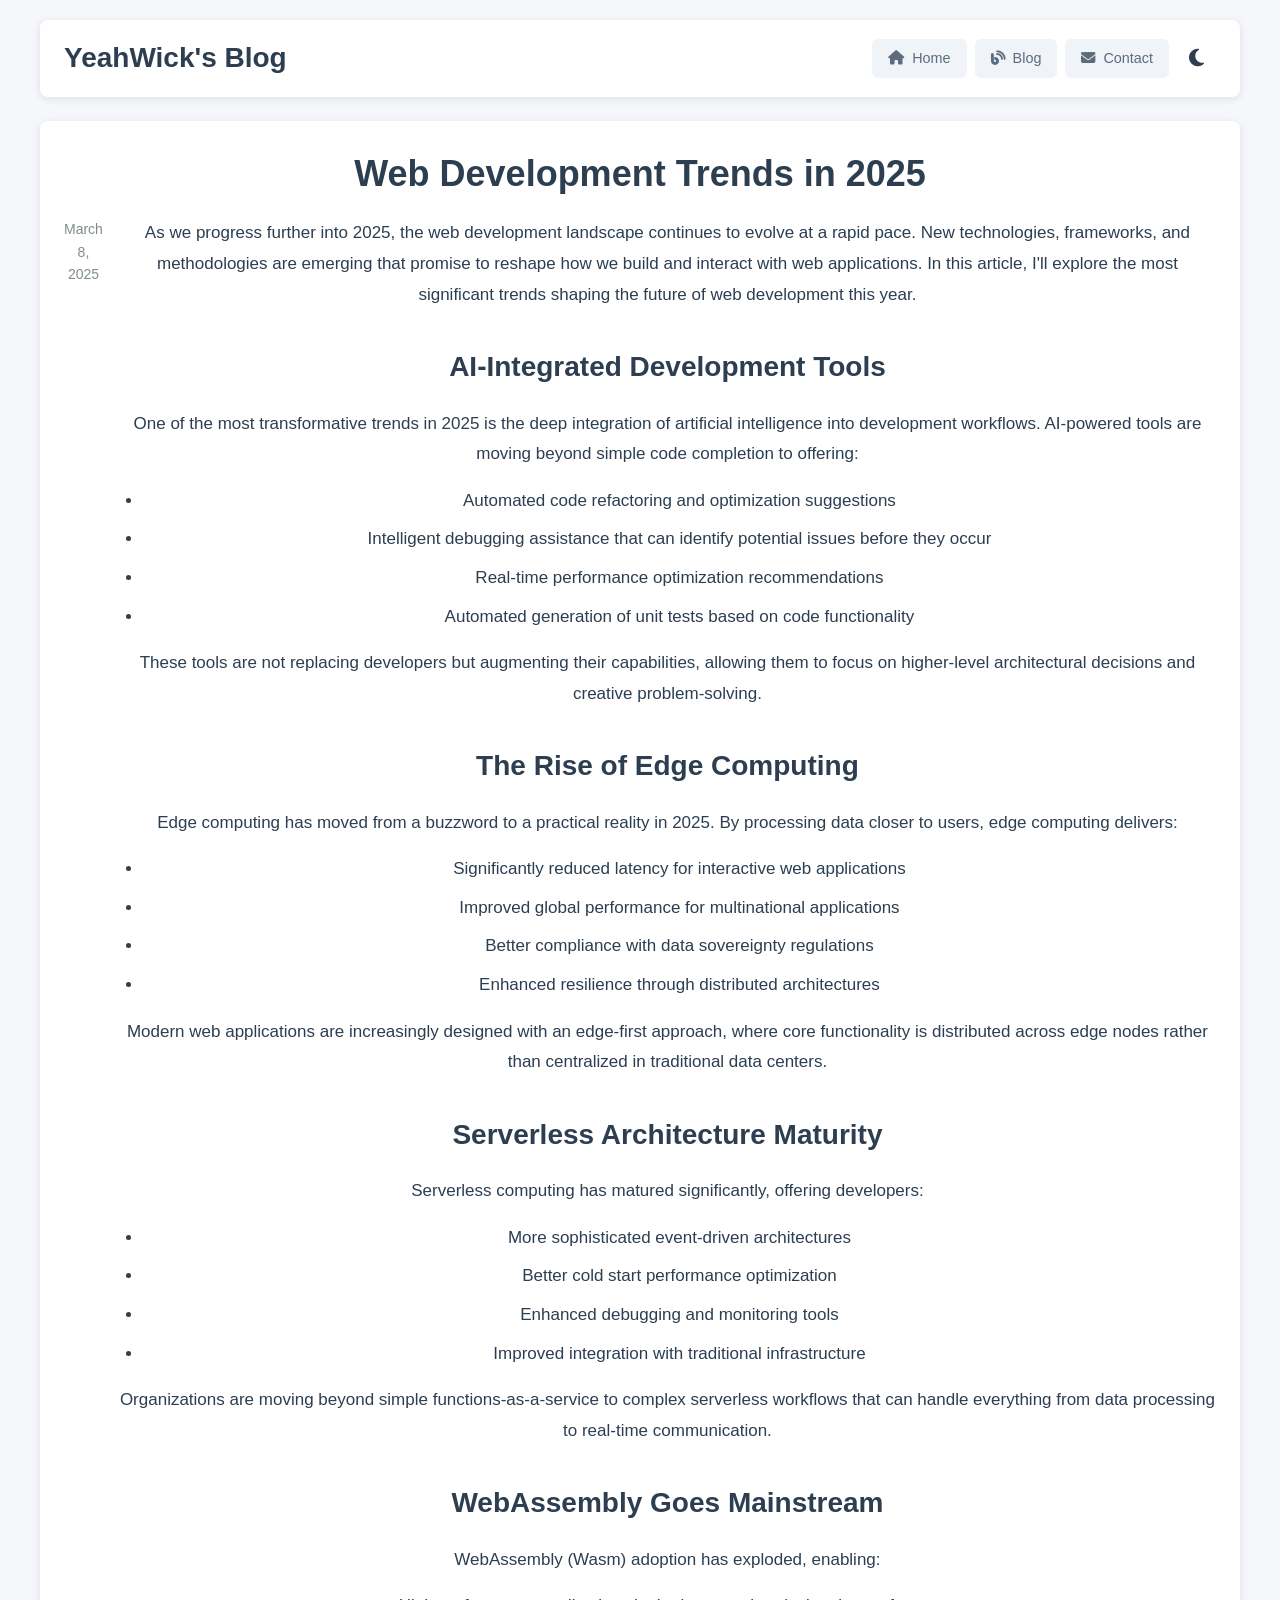
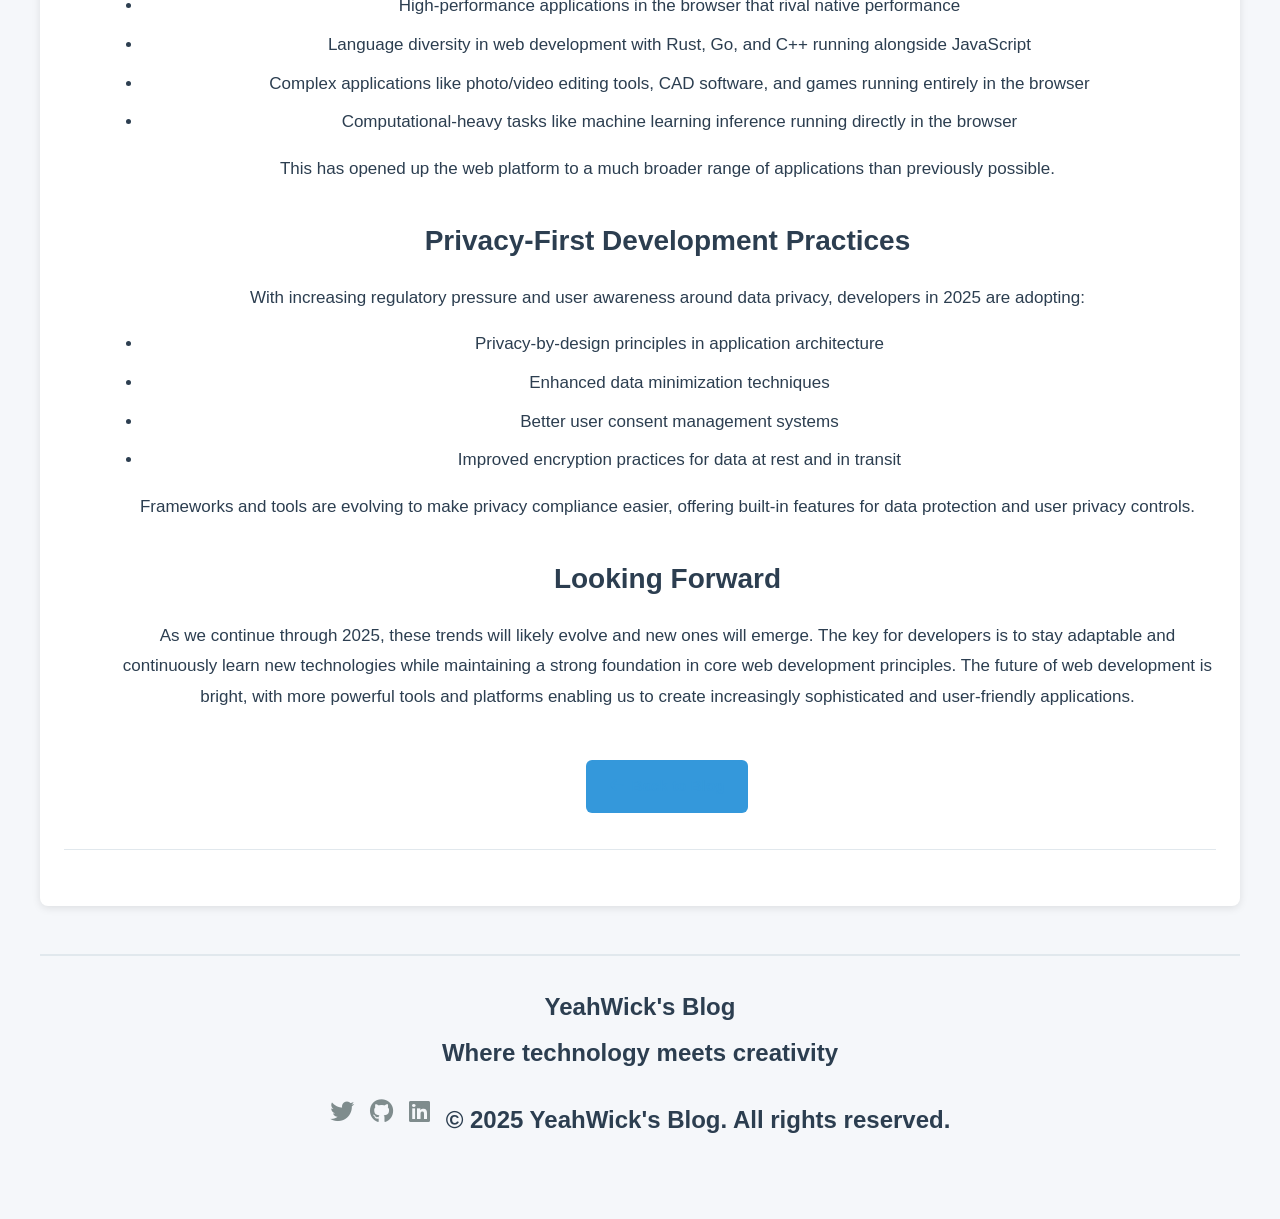
<file: blog/web-development-trends-2025.html>
<!DOCTYPE html>
<html lang="en">
<head>
    <meta charset="UTF-8">
    <meta name="viewport" content="width=device-width, initial-scale=1.0">
    <title>Web Development Trends in 2025 - YeahWick's Blog</title>
    <link rel="stylesheet" href="https://cdnjs.cloudflare.com/ajax/libs/font-awesome/6.4.0/css/all.min.css">
    <link rel="stylesheet" href="/styles.css">
</head>
<body>
    <div class="container">
        <!-- Header -->
        <header class="header card">
            <a href="/" class="logo-text">YeahWick's Blog</a>
            
            <nav class="nav-links">
                <a href="/"><i class="fas fa-home"></i> Home</a>
                <a href="/blog/"><i class="fas fa-blog"></i> Blog</a>
                <a href="/"><i class="fas fa-envelope"></i> Contact</a>
                            <button id="dark-mode-toggle" class="dark-mode-toggle" aria-label="Toggle dark mode">
                    <i class="fas fa-moon"></i>
                </button>
            </nav>
        </header>
        <!-- Blog Post -->
        <article class="card">
            <div class="post-header">
                <h1>Web Development Trends in 2025</h1>
                <div class="post-meta">
                    <span>March 8, 2025</span>

            
            <div class="post-content">
                <p>As we progress further into 2025, the web development landscape continues to evolve at a rapid pace. New technologies, frameworks, and methodologies are emerging that promise to reshape how we build and interact with web applications. In this article, I'll explore the most significant trends shaping the future of web development this year.</p>
                <h2>AI-Integrated Development Tools</h2>
                <p>One of the most transformative trends in 2025 is the deep integration of artificial intelligence into development workflows. AI-powered tools are moving beyond simple code completion to offering:</p>
                <ul>
                    <li>Automated code refactoring and optimization suggestions</li>
                    <li>Intelligent debugging assistance that can identify potential issues before they occur</li>
                    <li>Real-time performance optimization recommendations</li>
                    <li>Automated generation of unit tests based on code functionality</li>
                </ul>
                <p>These tools are not replacing developers but augmenting their capabilities, allowing them to focus on higher-level architectural decisions and creative problem-solving.</p>
                <h2>The Rise of Edge Computing</h2>
                <p>Edge computing has moved from a buzzword to a practical reality in 2025. By processing data closer to users, edge computing delivers:</p>
                <ul>
                    <li>Significantly reduced latency for interactive web applications</li>
                    <li>Improved global performance for multinational applications</li>
                    <li>Better compliance with data sovereignty regulations</li>
                    <li>Enhanced resilience through distributed architectures</li>
                </ul>
                <p>Modern web applications are increasingly designed with an edge-first approach, where core functionality is distributed across edge nodes rather than centralized in traditional data centers.</p>
                <h2>Serverless Architecture Maturity</h2>
                <p>Serverless computing has matured significantly, offering developers:</p>
                <ul>
                    <li>More sophisticated event-driven architectures</li>
                    <li>Better cold start performance optimization</li>
                    <li>Enhanced debugging and monitoring tools</li>
                    <li>Improved integration with traditional infrastructure</li>
                </ul>
                <p>Organizations are moving beyond simple functions-as-a-service to complex serverless workflows that can handle everything from data processing to real-time communication.</p>
                <h2>WebAssembly Goes Mainstream</h2>
                <p>WebAssembly (Wasm) adoption has exploded, enabling:</p>
                <ul>
                    <li>High-performance applications in the browser that rival native performance</li>
                    <li>Language diversity in web development with Rust, Go, and C++ running alongside JavaScript</li>
                    <li>Complex applications like photo/video editing tools, CAD software, and games running entirely in the browser</li>
                    <li>Computational-heavy tasks like machine learning inference running directly in the browser</li>
                </ul>
                <p>This has opened up the web platform to a much broader range of applications than previously possible.</p>
                <h2>Privacy-First Development Practices</h2>
                <p>With increasing regulatory pressure and user awareness around data privacy, developers in 2025 are adopting:</p>
                <ul>
                    <li>Privacy-by-design principles in application architecture</li>
                    <li>Enhanced data minimization techniques</li>
                    <li>Better user consent management systems</li>
                    <li>Improved encryption practices for data at rest and in transit</li>
                </ul>
                <p>Frameworks and tools are evolving to make privacy compliance easier, offering built-in features for data protection and user privacy controls.</p>
                <h2>Looking Forward</h2>
                <p>As we continue through 2025, these trends will likely evolve and new ones will emerge. The key for developers is to stay adaptable and continuously learn new technologies while maintaining a strong foundation in core web development principles. The future of web development is bright, with more powerful tools and platforms enabling us to create increasingly sophisticated and user-friendly applications.</p>
            
            <div style="text-align: center;">
                <a href="/blog/" class="button back-button"><i class="fas fa-arrow-left"></i> Back to Blog</a>
            
        </article>
        <!-- Footer -->
        <footer class="footer">
                <div class="logo-text">YeahWick's Blog
                <p>Where technology meets creativity</p>
            
            <div class="social-icons">
                <a href="#" aria-label="Twitter"><i class="fab fa-twitter"></i></a>
                <a href="#" aria-label="GitHub"><i class="fab fa-github"></i></a>
                <a href="#" aria-label="LinkedIn"><i class="fab fa-linkedin"></i></a>
            
                <p>&copy; 2025 YeahWick's Blog. All rights reserved.</p>
            
        </footer>
    
    <script src="/scripts/dark-mode.js"></script>
</body>
</html>
</file>
<file: styles.css>
/* Minimal Web 2.0 Blog Styles */

:root {
    /* Light mode colors */
    --bg-primary: #f5f7fa;
    --bg-secondary: #ffffff;
    --text-primary: #2c3e50;
    --text-secondary: #5a6c7d;
    --text-tertiary: #7f8c8d;
    --border-color: #e1e8ed;
    --nav-bg: #f0f3f7;
    --code-bg: #2c3e50;
    --code-text: #ecf0f1;
    --code-inline-bg: #f0f3f7;
    --code-inline-text: #e74c3c;
    --accent: #3498db;
    --accent-dark: #2980b9;
    --shadow: rgba(0, 0, 0, 0.1);
    --shadow-hover: rgba(0, 0, 0, 0.15);
}

/* Dark mode when OS prefers dark AND no manual light mode override */
@media (prefers-color-scheme: dark) {
    :root:not(.light-mode) {
        /* Dark mode colors */
        --bg-primary: #0f1419;
        --bg-secondary: #1a1f2e;
        --text-primary: #e0e8f0;
        --text-secondary: #b0bcc4;
        --text-tertiary: #8896a4;
        --border-color: #2d3748;
        --nav-bg: #252d3d;
        --code-bg: #0d1117;
        --code-text: #c9d1d9;
        --code-inline-bg: #2d333b;
        --code-inline-text: #ff7b72;
        --accent: #58a6ff;
        --accent-dark: #3b82f6;
        --shadow: rgba(0, 0, 0, 0.3);
        --shadow-hover: rgba(0, 0, 0, 0.5);
    }
}

/* Dark mode when manually enabled via toggle */
:root.dark-mode {
    /* Dark mode colors */
    --bg-primary: #0f1419;
    --bg-secondary: #1a1f2e;
    --text-primary: #e0e8f0;
    --text-secondary: #b0bcc4;
    --text-tertiary: #8896a4;
    --border-color: #2d3748;
    --nav-bg: #252d3d;
    --code-bg: #0d1117;
    --code-text: #c9d1d9;
    --code-inline-bg: #2d333b;
    --code-inline-text: #ff7b72;
    --accent: #58a6ff;
    --accent-dark: #3b82f6;
    --shadow: rgba(0, 0, 0, 0.3);
    --shadow-hover: rgba(0, 0, 0, 0.5);
}

* {
    margin: 0;
    padding: 0;
    box-sizing: border-box;
}

body {
    font-family: -apple-system, BlinkMacSystemFont, 'Segoe UI', Roboto, 'Helvetica Neue', Arial, sans-serif;
    background: var(--bg-primary);
    color: var(--text-primary);
    line-height: 1.6;
    padding: 20px;
    transition: background-color 0.3s ease, color 0.3s ease;
}

.container {
    max-width: 1200px;
    margin: 0 auto;
}

/* Card Components */
.card {
    background: var(--bg-secondary);
    border-radius: 8px;
    box-shadow: 0 2px 8px var(--shadow);
    padding: 24px;
    margin-bottom: 24px;
    transition: box-shadow 0.3s ease, background-color 0.3s ease;
}

.card:hover {
    box-shadow: 0 4px 12px var(--shadow-hover);
}

/* Header */
.header {
    display: flex;
    justify-content: space-between;
    align-items: center;
    flex-wrap: wrap;
    gap: 16px;
    padding: 16px 24px;
}

.logo-text {
    font-size: 1.75rem;
    font-weight: 700;
    color: var(--text-primary);
    text-decoration: none;
}

.logo-text:hover {
    color: var(--accent);
}

/* Navigation */
.nav-links {
    display: flex;
    gap: 8px;
    flex-wrap: wrap;
}

.nav-links a {
    color: var(--text-secondary);
    text-decoration: none;
    padding: 8px 16px;
    border-radius: 6px;
    background: var(--nav-bg);
    transition: all 0.2s ease;
    font-size: 0.9rem;
}

.nav-links a:hover {
    background: var(--accent);
    color: var(--bg-primary);
}

.nav-links a i {
    margin-right: 4px;
}

/* Hero Section */
.hero {
    text-align: center;
    padding: 48px 24px;
}

.hero h1 {
    font-size: 2.5rem;
    color: var(--text-primary);
    margin-bottom: 16px;
    font-weight: 700;
}

.hero p {
    font-size: 1.125rem;
    color: var(--text-secondary);
    max-width: 600px;
    margin: 0 auto 32px;
}

/* Buttons */
.button {
    display: inline-block;
    background: var(--accent);
    color: white;
    padding: 12px 24px;
    border-radius: 6px;
    text-decoration: none;
    font-weight: 600;
    transition: all 0.2s ease;
    border: none;
    cursor: pointer;
    font-size: 0.95rem;
}

.button:hover {
    background: var(--accent-dark);
    transform: translateY(-2px);
    box-shadow: 0 4px 8px rgba(88, 166, 255, 0.3);
}

.button i {
    margin-right: 6px;
}

/* Content Grid */
.content-grid {
    display: grid;
    grid-template-columns: repeat(auto-fit, minmax(300px, 1fr));
    gap: 24px;
}

/* Blog Posts */
.blog-post {
    display: flex;
    flex-direction: column;
    height: 100%;
}

.blog-post h3 {
    color: var(--text-primary);
    margin-bottom: 12px;
    font-size: 1.375rem;
    font-weight: 600;
}

.blog-post h3 a {
    color: var(--text-primary);
    text-decoration: none;
    transition: color 0.2s ease;
}

.blog-post h3 a:hover {
    color: var(--accent);
}

.post-meta {
    display: flex;
    gap: 16px;
    margin-bottom: 12px;
    font-size: 0.875rem;
    color: var(--text-tertiary);
}

.post-meta i {
    margin-right: 4px;
}

.post-excerpt {
    color: var(--text-secondary);
    margin-bottom: 16px;
    flex-grow: 1;
}

.read-more {
    align-self: flex-start;
    font-size: 0.9rem;
}

/* Post Content */
.post-header {
    text-align: center;
    margin-bottom: 32px;
    padding-bottom: 24px;
    border-bottom: 1px solid var(--border-color);
}

.post-header h1 {
    font-size: 2.25rem;
    color: var(--text-primary);
    margin-bottom: 16px;
    font-weight: 700;
    word-wrap: break-word;
    overflow-wrap: break-word;
}

.post-content {
    font-size: 1.0625rem;
    line-height: 1.8;
    color: var(--text-primary);
}

.post-content h2 {
    color: var(--text-primary);
    margin: 32px 0 16px;
    font-size: 1.75rem;
    font-weight: 600;
    word-wrap: break-word;
    overflow-wrap: break-word;
}

.post-content h3 {
    color: var(--text-primary);
    margin: 24px 0 12px;
    font-size: 1.375rem;
    font-weight: 600;
    word-wrap: break-word;
    overflow-wrap: break-word;
}

.post-content h4 {
    color: var(--text-primary);
    margin: 20px 0 10px;
    font-size: 1.125rem;
    font-weight: 600;
}

.post-content p {
    margin-bottom: 16px;
}

.post-content ul,
.post-content ol {
    margin: 16px 0 16px 24px;
}

.post-content li {
    margin-bottom: 8px;
}

.post-content pre {
    background: var(--code-bg);
    color: var(--code-text);
    border-radius: 6px;
    padding: 16px;
    overflow-x: auto;
    margin: 20px 0;
    font-family: 'Courier New', Consolas, Monaco, monospace;
    font-size: 0.9rem;
    line-height: 1.5;
}

.post-content code {
    background: var(--code-inline-bg);
    color: var(--code-inline-text);
    padding: 2px 6px;
    border-radius: 3px;
    font-family: 'Courier New', Consolas, Monaco, monospace;
    font-size: 0.9em;
}

.post-content pre code {
    background: none;
    color: inherit;
    padding: 0;
}

.post-content blockquote {
    border-left: 4px solid var(--accent);
    padding-left: 16px;
    margin: 20px 0;
    color: var(--text-secondary);
    font-style: italic;
}

.post-content a {
    color: var(--accent);
    text-decoration: none;
    border-bottom: 1px solid transparent;
    transition: border-color 0.2s ease;
}

.post-content a:hover {
    border-bottom-color: var(--accent);
}

.post-content strong {
    font-weight: 600;
    color: var(--text-primary);
}

.post-content em {
    font-style: italic;
}

/* Page Header */
.page-header {
    text-align: center;
    padding: 40px 24px;
}

.page-header h1 {
    font-size: 2.5rem;
    color: var(--text-primary);
    margin-bottom: 8px;
    font-weight: 700;
}

.page-header p {
    font-size: 1.125rem;
    color: var(--text-secondary);
}

/* Posts Container */
.posts-container {
    display: grid;
    grid-template-columns: repeat(auto-fit, minmax(350px, 1fr));
    gap: 24px;
}

/* Footer */
.footer {
    text-align: center;
    padding: 32px 24px;
    margin-top: 48px;
    border-top: 2px solid var(--border-color);
    color: var(--text-tertiary);
}

.footer .logo-text {
    font-size: 1.5rem;
    margin-bottom: 8px;
}

.footer p {
    margin: 8px 0;
}

.social-icons {
    display: flex;
    justify-content: center;
    gap: 16px;
    margin: 20px 0;
}

.social-icons a {
    color: var(--text-tertiary);
    font-size: 1.5rem;
    transition: all 0.2s ease;
}

.social-icons a:hover {
    color: var(--accent);
    transform: translateY(-2px);
}

/* Back Button */
.back-button {
    margin-top: 32px;
}

/* Responsive Design */
@media (max-width: 768px) {
    body {
        padding: 12px;
    }

    .container {
        padding: 0;
    }

    .header {
        flex-direction: column;
        text-align: center;
    }

    .nav-links {
        width: 100%;
        justify-content: center;
    }

    .hero h1 {
        font-size: 2rem;
    }

    .post-header h1 {
        font-size: 1.75rem;
        word-wrap: break-word;
        overflow-wrap: break-word;
        hyphens: auto;
    }

    .page-header h1 {
        font-size: 2rem;
    }

    .post-content h2 {
        font-size: 1.5rem;
        word-wrap: break-word;
        overflow-wrap: break-word;
        hyphens: auto;
    }

    .post-content h3 {
        font-size: 1.25rem;
        word-wrap: break-word;
        overflow-wrap: break-word;
    }

    .content-grid,
    .posts-container {
        grid-template-columns: 1fr;
    }

    .card {
        padding: 16px;
    }
}

/* Section Headings */
.section-heading {
    text-align: center;
    margin-bottom: 32px;
}

.section-heading h2 {
    font-size: 2rem;
    color: var(--text-primary);
    font-weight: 700;
    margin-bottom: 8px;
}

.section-heading i {
    margin-right: 8px;
    color: var(--accent);
}

/* Dark Mode Toggle */
.dark-mode-toggle {
    background: none;
    border: none;
    color: var(--text-primary);
    font-size: 1.25rem;
    cursor: pointer;
    padding: 8px 12px;
    border-radius: 6px;
    transition: all 0.2s ease;
    display: flex;
    align-items: center;
}

.dark-mode-toggle:hover {
    background: var(--nav-bg);
    color: var(--accent);
}
</file>
